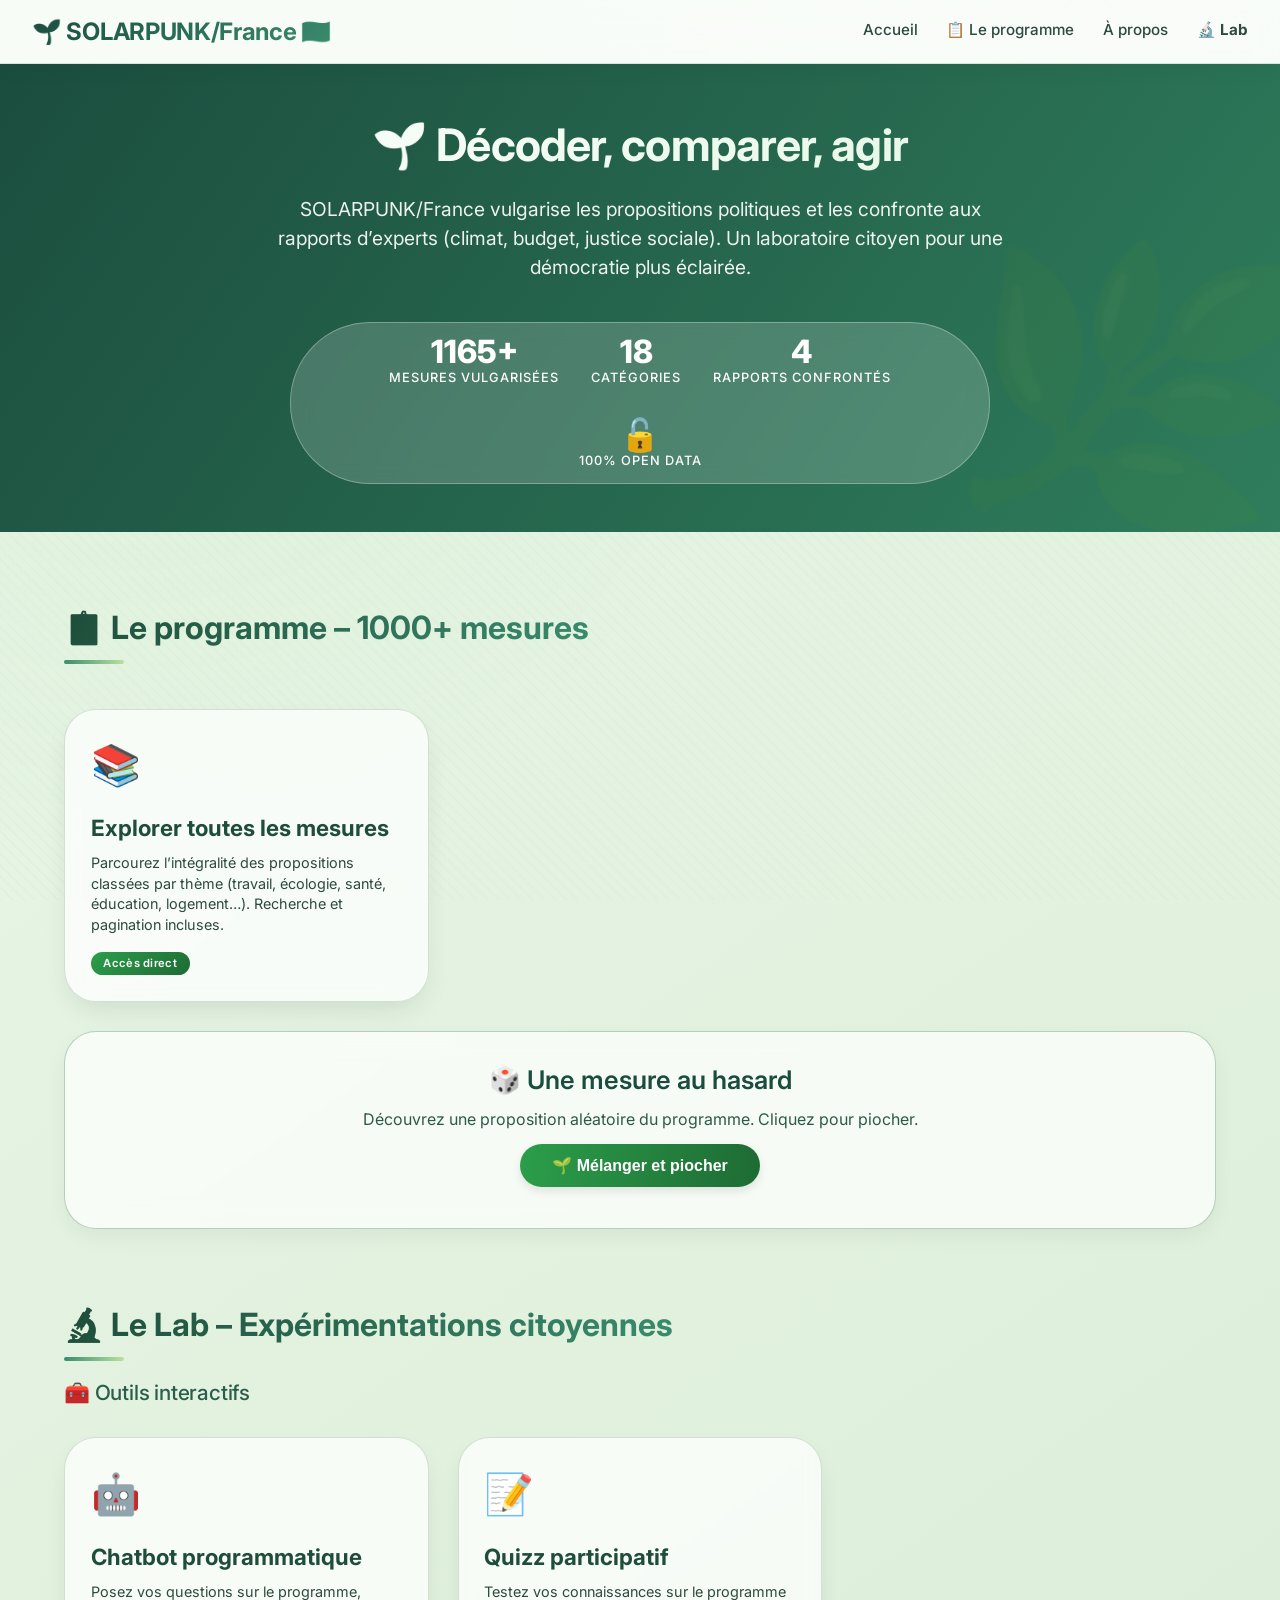
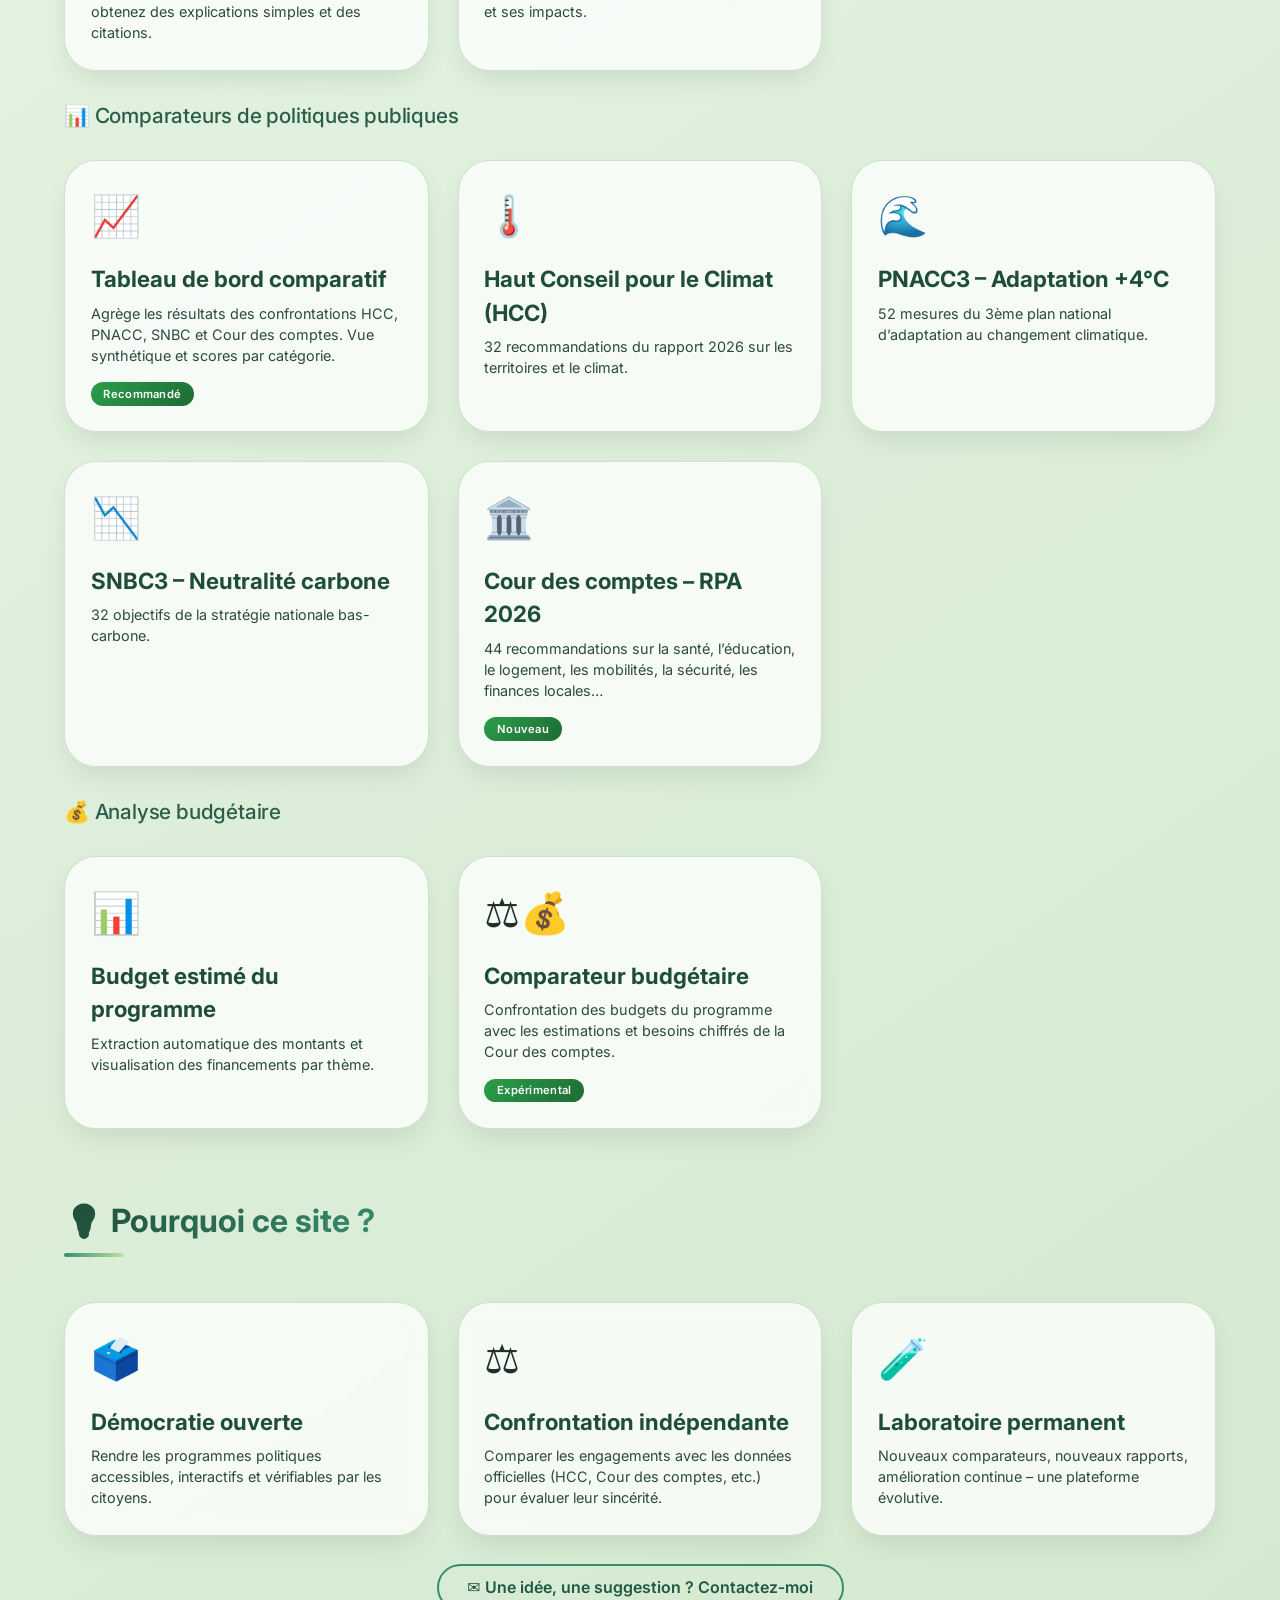
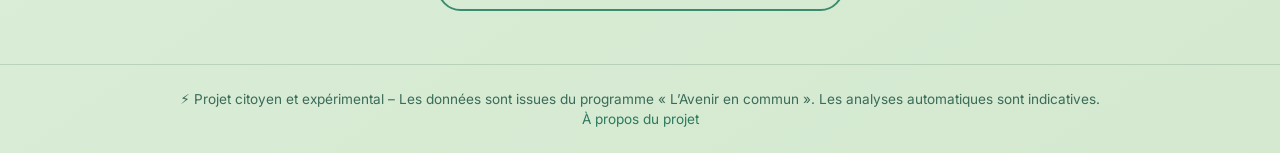
<file: index.html>
<!DOCTYPE html>
<html lang="fr">
<head>
    <meta charset="UTF-8">
    <meta name="viewport" content="width=device-width, initial-scale=1.0">
    <title>SOLARPUNK/France · Vulgarisation & comparateur citoyen</title>
    <link rel="stylesheet" href="css/style.css">
    <link href="https://fonts.googleapis.com/css2?family=Inter:opsz,wght@14..32,300;14..32,400;14..32,600;14..32,700&display=swap" rel="stylesheet">
    <style>
        * {
            margin: 0;
            padding: 0;
            box-sizing: border-box;
        }
        body {
            background: linear-gradient(145deg, #eaf7e8 0%, #d4e9d0 100%);
            font-family: 'Inter', system-ui, -apple-system, sans-serif;
            line-height: 1.5;
            color: #1e2f2c;
        }
        /* Vague décorative en arrière-plan (optionnel) */
        body::before {
            content: "";
            position: fixed;
            top: 0;
            left: 0;
            width: 100%;
            height: 100%;
            background-image: radial-gradient(circle at 10% 20%, rgba(100, 180, 100, 0.08) 0%, transparent 50%),
                              repeating-linear-gradient(45deg, rgba(60, 120, 60, 0.02) 0px, rgba(60, 120, 60, 0.02) 2px, transparent 2px, transparent 8px);
            pointer-events: none;
            z-index: 0;
        }
        .container {
            max-width: 1200px;
            margin: 0 auto;
            padding: 0 1.5rem;
            position: relative;
            z-index: 2;
        }
        /* Hero section */
        .hero {
            background: linear-gradient(125deg, #1b4d3e 0%, #2f7d5c 100%);
            color: white;
            padding: 3rem 1rem;
            text-align: center;
            margin-bottom: 2rem;
            position: relative;
            overflow: hidden;
        }
        .hero::after {
            content: "🌿";
            font-size: 18rem;
            opacity: 0.08;
            position: absolute;
            bottom: -4rem;
            right: -2rem;
            pointer-events: none;
            transform: rotate(15deg);
        }
        .hero h1 {
            font-size: 2.8rem;
            font-weight: 700;
            letter-spacing: -0.02em;
            background: linear-gradient(135deg, #ffffff, #e0f5e0);
            background-clip: text;
            -webkit-background-clip: text;
            color: transparent;
            margin-bottom: 1rem;
        }
        .hero p {
            font-size: 1.2rem;
            max-width: 750px;
            margin: 0 auto;
            opacity: 0.92;
            font-weight: 400;
        }
        .stats-bar {
            background: rgba(255,255,255,0.18);
            backdrop-filter: blur(10px);
            display: flex;
            flex-wrap: wrap;
            justify-content: center;
            gap: 2rem;
            margin-top: 2.5rem;
            padding: 0.8rem 1.5rem;
            border-radius: 80px;
            max-width: 700px;
            margin-left: auto;
            margin-right: auto;
            border: 1px solid rgba(255,255,255,0.3);
        }
        .stat-item {
            text-align: center;
        }
        .stat-number {
            font-size: 2rem;
            font-weight: 800;
            line-height: 1;
        }
        .stat-label {
            font-size: 0.8rem;
            text-transform: uppercase;
            letter-spacing: 1px;
            font-weight: 500;
        }
        /* Section titles modernes */
        .section-title {
            font-size: 2rem;
            font-weight: 700;
            margin: 2.5rem 0 1rem;
            background: linear-gradient(120deg, #1e4d3a, #3a8c6e);
            background-clip: text;
            -webkit-background-clip: text;
            color: transparent;
            display: inline-block;
            border-left: none;
            padding-left: 0;
            position: relative;
        }
        .section-title::after {
            content: "";
            display: block;
            width: 60px;
            height: 4px;
            background: linear-gradient(90deg, #3a8c6e, #b8e1a0);
            margin-top: 8px;
            border-radius: 4px;
        }
        .section-subtitle {
            font-size: 1.3rem;
            font-weight: 500;
            color: #2a5e4a;
            margin: 0 0 1rem 0;
            letter-spacing: -0.2px;
        }
        /* Cartes avec effet glassmorphisme */
        .cards-grid {
            display: grid;
            grid-template-columns: repeat(auto-fill, minmax(300px, 1fr));
            gap: 1.8rem;
            margin: 1.8rem 0;
        }
        .card {
            background: rgba(255, 255, 255, 0.75);
            backdrop-filter: blur(8px);
            border-radius: 32px;
            padding: 1.6rem;
            box-shadow: 0 12px 28px -8px rgba(0, 32, 16, 0.12);
            transition: all 0.25s ease;
            text-decoration: none;
            color: inherit;
            display: block;
            border: 1px solid rgba(120, 160, 120, 0.3);
        }
        .card:hover {
            transform: translateY(-6px);
            background: rgba(255, 255, 255, 0.9);
            box-shadow: 0 24px 40px -12px rgba(30, 70, 50, 0.25);
            border-color: #8fc0a9;
        }
        .card-icon {
            font-size: 2.5rem;
            margin-bottom: 1rem;
        }
        .card-title {
            font-size: 1.4rem;
            font-weight: 700;
            margin-bottom: 0.5rem;
            color: #1e4d3a;
        }
        .card-desc {
            color: #2c4a3e;
            line-height: 1.45;
            font-size: 0.9rem;
        }
        .badge-new {
            background: linear-gradient(135deg, #2b9e4a, #1e6b34);
            color: white;
            font-size: 0.7rem;
            padding: 0.2rem 0.8rem;
            border-radius: 40px;
            display: inline-block;
            margin-top: 1rem;
            font-weight: 600;
            letter-spacing: 0.3px;
        }
        /* Shuffler (mesure au hasard) */
        .shuffler {
            background: rgba(255, 255, 255, 0.7);
            backdrop-filter: blur(12px);
            border-radius: 32px;
            padding: 1.8rem;
            text-align: center;
            margin: 1.5rem 0 2rem;
            border: 1px solid rgba(80, 140, 100, 0.4);
            box-shadow: 0 8px 20px rgba(0,0,0,0.05);
        }
        .shuffler h3 {
            font-size: 1.6rem;
            font-weight: 600;
            color: #1b4d3e;
            margin-bottom: 0.5rem;
        }
        .shuffler p {
            color: #2c5a48;
        }
        .shuffler button {
            background: linear-gradient(95deg, #2b9e4a, #1e6b34);
            color: white;
            border: none;
            padding: 0.75rem 2rem;
            font-size: 1rem;
            border-radius: 60px;
            cursor: pointer;
            transition: transform 0.15s, box-shadow 0.15s;
            font-weight: 600;
            margin: 0.8rem 0;
            box-shadow: 0 4px 10px rgba(0,0,0,0.1);
        }
        .shuffler button:hover {
            transform: scale(1.02);
            background: linear-gradient(95deg, #33b355, #258a42);
            box-shadow: 0 8px 20px rgba(0,0,0,0.15);
        }
        .random-measure {
            margin-top: 1rem;
            padding: 1.2rem;
            background: rgba(255,255,255,0.85);
            border-radius: 28px;
            text-align: left;
            display: none;
            border-left: 5px solid #3a8c6e;
        }
        .random-measure h4 {
            color: #1b4d3e;
            font-size: 1.2rem;
            font-weight: 700;
        }
        .badge-cat {
            background: #e0f0e5;
            padding: 0.2rem 0.8rem;
            border-radius: 30px;
            font-size: 0.75rem;
            display: inline-block;
            margin: 0.5rem 0;
            color: #1a5a44;
        }
        .btn-small {
            background: #1e5a44;
            color: white;
            padding: 0.4rem 1.2rem;
            border-radius: 40px;
            text-decoration: none;
            font-size: 0.8rem;
            display: inline-block;
            transition: background 0.2s;
        }
        .btn-small:hover {
            background: #0f3e2e;
        }
        .btn-outline {
            background: transparent;
            border: 2px solid #3a8c6e;
            color: #1e5a44;
            font-weight: 600;
        }
        .btn-outline:hover {
            background: #3a8c6e;
            color: white;
        }
        footer {
            text-align: center;
            margin-top: 4rem;
            padding: 1.5rem;
            color: #3a6b58;
            border-top: 1px solid rgba(60, 110, 80, 0.2);
            font-size: 0.85rem;
        }
        footer a {
            color: #2c7a5e;
            text-decoration: none;
        }
        @media (max-width: 768px) {
            .hero h1 { font-size: 1.8rem; }
            .section-title { font-size: 1.6rem; }
            .stats-bar { gap: 1rem; padding: 0.5rem 1rem; }
            .stat-number { font-size: 1.4rem; }
            .cards-grid { grid-template-columns: 1fr; }
        }
    </style>
</head>
<body>
    <script src="js/nav.js"></script>

    <div class="hero">
        <div class="container">
            <h1>🌱 Décoder, comparer, agir</h1>
            <p>SOLARPUNK/France vulgarise les propositions politiques et les confronte aux rapports d’experts (climat, budget, justice sociale). Un laboratoire citoyen pour une démocratie plus éclairée.</p>
            <div class="stats-bar">
                <div class="stat-item"><div class="stat-number" id="statMeasures">1000+</div><div class="stat-label">mesures vulgarisées</div></div>
                <div class="stat-item"><div class="stat-number">18</div><div class="stat-label">catégories</div></div>
                <div class="stat-item"><div class="stat-number" id="statReports">4</div><div class="stat-label">rapports confrontés</div></div>
                <div class="stat-item"><div class="stat-number">🔓</div><div class="stat-label">100% open data</div></div>
            </div>
        </div>
    </div>

    <div class="container">
        <!-- SECTION PROGRAMME -->
        <div class="section-title">📋 Le programme – 1000+ mesures</div>
        <div class="cards-grid">
            <a href="programme.html" class="card">
                <div class="card-icon">📚</div>
                <div class="card-title">Explorer toutes les mesures</div>
                <div class="card-desc">Parcourez l’intégralité des propositions classées par thème (travail, écologie, santé, éducation, logement…). Recherche et pagination incluses.</div>
                <span class="badge-new">Accès direct</span>
            </a>
        </div>

        <!-- Mini-jeu : mesure au hasard -->
        <div class="shuffler">
            <h3>🎲 Une mesure au hasard</h3>
            <p>Découvrez une proposition aléatoire du programme. Cliquez pour piocher.</p>
            <button id="randomBtn">🌱 Mélanger et piocher</button>
            <div id="randomResult" class="random-measure"></div>
        </div>

        <!-- SECTION LAB – Outils interactifs -->
        <div class="section-title">🔬 Le Lab – Expérimentations citoyennes</div>
        <div class="section-subtitle">🧰 Outils interactifs</div>
        <div class="cards-grid">
            <a href="chatbot.html" class="card">
                <div class="card-icon">🤖</div>
                <div class="card-title">Chatbot programmatique</div>
                <div class="card-desc">Posez vos questions sur le programme, obtenez des explications simples et des citations.</div>
            </a>
            <a href="quizz.html" class="card">
                <div class="card-icon">📝</div>
                <div class="card-title">Quizz participatif</div>
                <div class="card-desc">Testez vos connaissances sur le programme et ses impacts.</div>
            </a>
        </div>

        <div class="section-subtitle">📊 Comparateurs de politiques publiques</div>
        <div class="cards-grid">
            <a href="dashboard.html" class="card">
                <div class="card-icon">📈</div>
                <div class="card-title">Tableau de bord comparatif</div>
                <div class="card-desc">Agrège les résultats des confrontations HCC, PNACC, SNBC et Cour des comptes. Vue synthétique et scores par catégorie.</div>
                <span class="badge-new">Recommandé</span>
            </a>
            <a href="lab-hcc.html" class="card">
                <div class="card-icon">🌡️</div>
                <div class="card-title">Haut Conseil pour le Climat (HCC)</div>
                <div class="card-desc">32 recommandations du rapport 2026 sur les territoires et le climat.</div>
            </a>
            <a href="lab-pnacc.html" class="card">
                <div class="card-icon">🌊</div>
                <div class="card-title">PNACC3 – Adaptation +4°C</div>
                <div class="card-desc">52 mesures du 3ème plan national d’adaptation au changement climatique.</div>
            </a>
            <a href="lab-snbc.html" class="card">
                <div class="card-icon">📉</div>
                <div class="card-title">SNBC3 – Neutralité carbone</div>
                <div class="card-desc">32 objectifs de la stratégie nationale bas-carbone.</div>
            </a>
            <a href="lab-cdc.html" class="card">
                <div class="card-icon">🏛️</div>
                <div class="card-title">Cour des comptes – RPA 2026</div>
                <div class="card-desc">44 recommandations sur la santé, l’éducation, le logement, les mobilités, la sécurité, les finances locales…</div>
                <span class="badge-new">Nouveau</span>
            </a>
        </div>

        <div class="section-subtitle">💰 Analyse budgétaire</div>
        <div class="cards-grid">
            <a href="budget.html" class="card">
                <div class="card-icon">📊</div>
                <div class="card-title">Budget estimé du programme</div>
                <div class="card-desc">Extraction automatique des montants et visualisation des financements par thème.</div>
            </a>
            <a href="lab-budget-cdc.html" class="card">
                <div class="card-icon">⚖️💰</div>
                <div class="card-title">Comparateur budgétaire</div>
                <div class="card-desc">Confrontation des budgets du programme avec les estimations et besoins chiffrés de la Cour des comptes.</div>
                <span class="badge-new">Expérimental</span>
            </a>
        </div>

        <!-- SECTION POURQUOI CE SITE ? -->
        <div class="section-title">💡 Pourquoi ce site ?</div>
        <div class="cards-grid">
            <div class="card" style="cursor: default;">
                <div class="card-icon">🗳️</div>
                <div class="card-title">Démocratie ouverte</div>
                <div class="card-desc">Rendre les programmes politiques accessibles, interactifs et vérifiables par les citoyens.</div>
            </div>
            <div class="card" style="cursor: default;">
                <div class="card-icon">⚖️</div>
                <div class="card-title">Confrontation indépendante</div>
                <div class="card-desc">Comparer les engagements avec les données officielles (HCC, Cour des comptes, etc.) pour évaluer leur sincérité.</div>
            </div>
            <div class="card" style="cursor: default;">
                <div class="card-icon">🧪</div>
                <div class="card-title">Laboratoire permanent</div>
                <div class="card-desc">Nouveaux comparateurs, nouveaux rapports, amélioration continue – une plateforme évolutive.</div>
            </div>
        </div>

        <!-- Contact -->
        <div style="text-align: center; margin: 2.5rem 0 1rem;">
            <a href="mailto:me@pauliglesia.com" class="btn-outline" style="padding: 0.7rem 1.8rem; border-radius: 60px; text-decoration: none;">✉️ Une idée, une suggestion ? Contactez‑moi</a>
        </div>
    </div>

    <footer>
        ⚡ Projet citoyen et expérimental – Les données sont issues du programme « L’Avenir en commun ». Les analyses automatiques sont indicatives.<br>
        <a href="a-propos.html">À propos du projet</a>
    </footer>

    <script src="js/data.js"></script>
    <script>
        if (typeof mesures !== 'undefined' && mesures.length) {
            document.getElementById('statMeasures').innerHTML = mesures.length + '+';
        }
        document.getElementById('statReports').innerHTML = '4';

        const randomBtn = document.getElementById('randomBtn');
        const randomResultDiv = document.getElementById('randomResult');
        
        function getRandomMeasure() {
            if (!mesures || mesures.length === 0) return null;
            const randomIndex = Math.floor(Math.random() * mesures.length);
            return mesures[randomIndex];
        }
        
        const categorieLabels = {
            "travail": "👔 Travail", "ecologie": "🌿 Écologie", "sante": "🏥 Santé",
            "education": "📚 Éducation", "logement": "🏠 Logement", "democratie": "🗳️ Démocratie",
            "economie": "💰 Économie", "international": "🌍 International", "outremer": "🏝️ Outre‑mer",
            "migrations": "🚶 Migrations", "egalite": "🤝 Égalité", "transports": "🚆 Transports",
            "numerique": "💻 Numérique", "defense": "🛡️ Défense", "europe": "🇪🇺 Europe",
            "culture": "🎭 Culture", "sport": "⚽ Sport", "handicap": "♿ Handicap",
            "banques": "🏦 Banques", "energie": "⚡ Énergie", "espace": "🚀 Espace",
            "mer": "🌊 Mer", "foret": "🌲 Forêt", "condition_animale": "🐾 Condition animale",
            "quartiers_populaires": "🏙️ Quartiers populaires", "enfance": "🧸 Enfance",
            "medias": "📺 Médias", "antiracisme": "✊ Antiracisme", "ess": "🤝 ESS",
            "jeunesse": "🧑‍🎓 Jeunesse"
        };
        
        function displayRandomMeasure() {
            const measure = getRandomMeasure();
            if (!measure) {
                randomResultDiv.innerHTML = '<p>❌ Base de données non disponible.</p>';
                randomResultDiv.style.display = 'block';
                return;
            }
            const catName = categorieLabels[measure.categorie] || measure.categorie;
            const detailUrl = `mesure.html?id=${measure.id}`;
            randomResultDiv.innerHTML = `
                <h4>${measure.titre}</h4>
                <p>${measure.resume || 'Aucun résumé disponible.'}</p>
                <div><span class="badge-cat">${catName}</span></div>
                <div style="margin-top: 0.75rem;"><a href="${detailUrl}" class="btn-small">🔍 Lire la mesure complète</a></div>
            `;
            randomResultDiv.style.display = 'block';
        }
        
        randomBtn.addEventListener('click', displayRandomMeasure);
    </script>
</body>
</html>
</file>
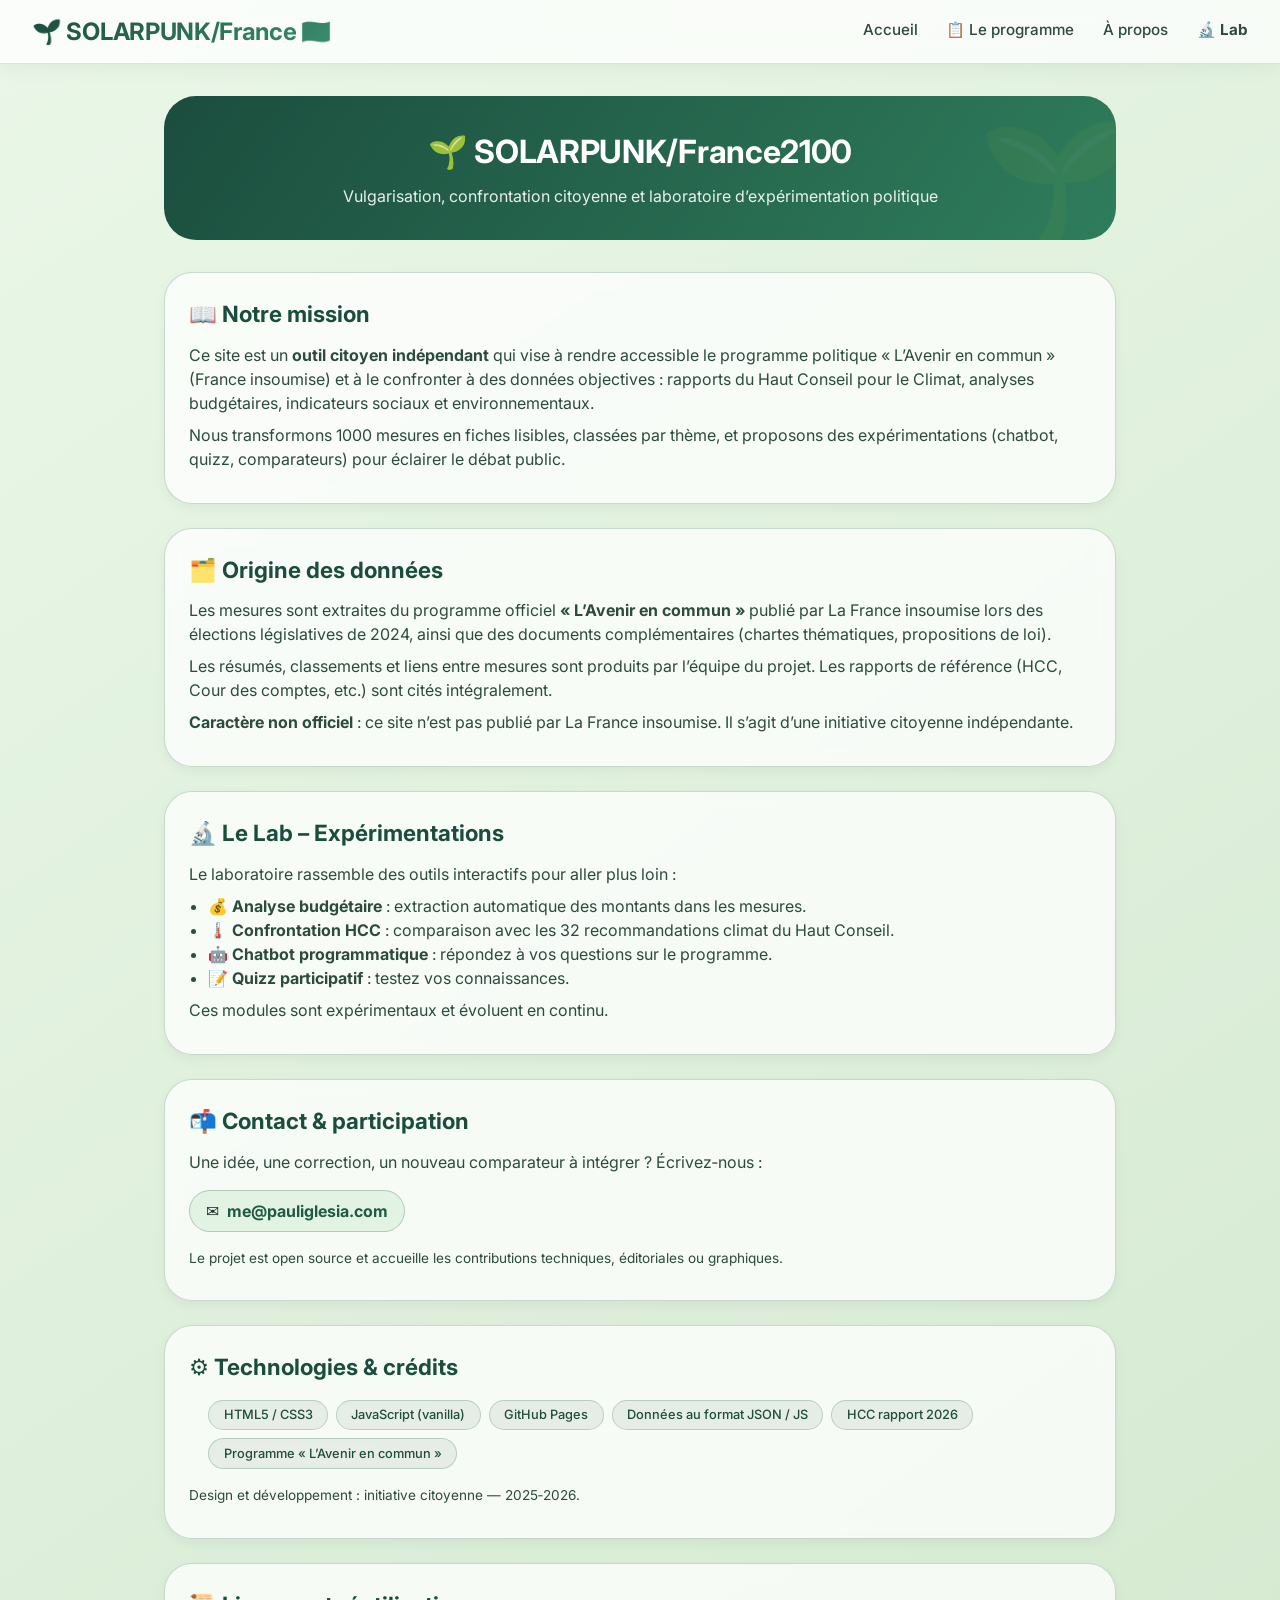
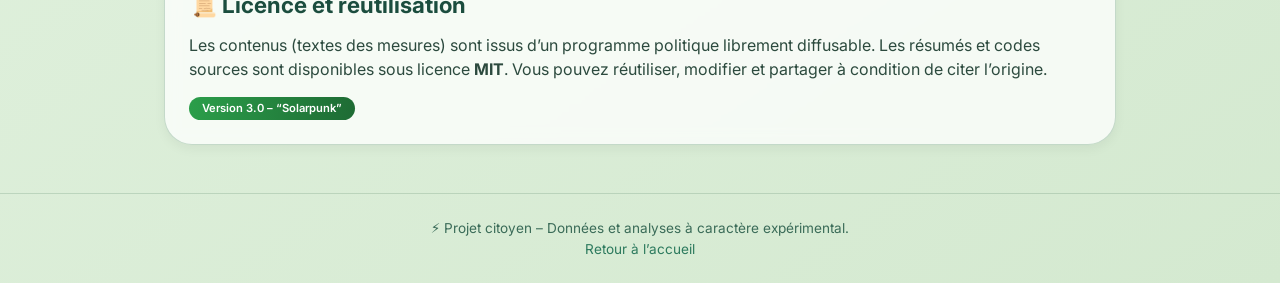
<file: a-propos.html>
<!DOCTYPE html>
<html lang="fr">
<head>
    <meta charset="UTF-8">
    <meta name="viewport" content="width=device-width, initial-scale=1.0">
    <title>À propos · SOLARPUNK/France2100</title>
    <link rel="stylesheet" href="css/style.css">
    <link href="https://fonts.googleapis.com/css2?family=Inter:opsz,wght@14..32,300;14..32,400;14..32,600;14..32,700&display=swap" rel="stylesheet">
    <style>
        * {
            margin: 0;
            padding: 0;
            box-sizing: border-box;
        }
        body {
            background: linear-gradient(145deg, #eaf7e8 0%, #d4e9d0 100%);
            font-family: 'Inter', system-ui, -apple-system, sans-serif;
            line-height: 1.5;
            color: #1e2f2c;
        }
        .about-container {
            max-width: 1000px;
            margin: 2rem auto;
            padding: 0 1.5rem;
            position: relative;
            z-index: 2;
        }
        /* Hero section */
        .hero-about {
            background: linear-gradient(125deg, #1b4d3e 0%, #2f7d5c 100%);
            color: white;
            padding: 2rem 2rem;
            border-radius: 32px;
            margin-bottom: 2rem;
            text-align: center;
            position: relative;
            overflow: hidden;
        }
        .hero-about::after {
            content: "🌱";
            font-size: 8rem;
            opacity: 0.08;
            position: absolute;
            bottom: -2rem;
            right: -1rem;
            pointer-events: none;
            transform: rotate(10deg);
        }
        .hero-about h1 {
            font-size: 2rem;
            font-weight: 700;
            margin: 0 0 0.5rem;
            letter-spacing: -0.01em;
        }
        .hero-about p {
            margin: 0;
            opacity: 0.9;
            font-size: 1rem;
        }
        .section-title {
            font-size: 1.8rem;
            font-weight: 700;
            margin: 2rem 0 1rem;
            background: linear-gradient(120deg, #1e4d3a, #3a8c6e);
            background-clip: text;
            -webkit-background-clip: text;
            color: transparent;
            display: inline-block;
            position: relative;
        }
        .section-title::after {
            content: "";
            display: block;
            width: 60px;
            height: 4px;
            background: linear-gradient(90deg, #3a8c6e, #b8e1a0);
            margin-top: 8px;
            border-radius: 4px;
        }
        .card-about {
            background: rgba(255, 255, 255, 0.75);
            backdrop-filter: blur(8px);
            border-radius: 28px;
            padding: 1.5rem;
            margin-bottom: 1.5rem;
            border: 1px solid rgba(80, 140, 100, 0.3);
            transition: all 0.2s;
            box-shadow: 0 4px 12px rgba(0, 0, 0, 0.05);
        }
        .card-about:hover {
            background: rgba(255, 255, 255, 0.9);
            border-color: #8fc0a9;
            transform: translateY(-2px);
        }
        .card-about h3 {
            margin-top: 0;
            margin-bottom: 0.75rem;
            color: #1b4d3e;
            display: flex;
            align-items: center;
            gap: 0.5rem;
            font-size: 1.4rem;
            font-weight: 700;
        }
        .card-about p, .card-about ul {
            color: #2c4a3e;
            margin-bottom: 0.5rem;
        }
        .card-about ul {
            padding-left: 1.2rem;
        }
        .contact-email {
            background: rgba(220, 240, 220, 0.8);
            backdrop-filter: blur(4px);
            border-radius: 60px;
            padding: 0.5rem 1rem;
            display: inline-flex;
            align-items: center;
            gap: 0.5rem;
            font-size: 1rem;
            margin-top: 0.5rem;
            border: 1px solid rgba(60, 110, 80, 0.3);
        }
        .contact-email a {
            color: #1e5a44;
            text-decoration: none;
            font-weight: 700;
            transition: color 0.2s;
        }
        .contact-email a:hover {
            color: #2c7a5e;
            text-decoration: underline;
        }
        .tech-list {
            list-style: none;
            padding: 0;
            margin: 1rem 0 0;
            display: flex;
            flex-wrap: wrap;
            gap: 0.5rem;
        }
        .tech-list li {
            background: rgba(100, 140, 110, 0.15);
            backdrop-filter: blur(2px);
            padding: 0.3rem 0.9rem;
            border-radius: 40px;
            font-size: 0.8rem;
            font-weight: 500;
            color: #1e4d3a;
            border: 1px solid rgba(80, 140, 100, 0.3);
        }
        .badge-version {
            background: linear-gradient(95deg, #2b9e4a, #1e6b34);
            color: white;
            padding: 0.2rem 0.8rem;
            border-radius: 40px;
            font-size: 0.7rem;
            font-weight: 600;
            display: inline-block;
            margin-top: 0.5rem;
        }
        footer {
            text-align: center;
            margin-top: 3rem;
            padding: 1.5rem;
            color: #3a6b58;
            border-top: 1px solid rgba(60, 110, 80, 0.2);
            font-size: 0.85rem;
        }
        footer a {
            color: #2c7a5e;
            text-decoration: none;
        }
        @media (max-width: 768px) {
            .hero-about h1 { font-size: 1.5rem; }
            .section-title { font-size: 1.5rem; }
            .card-about { padding: 1.2rem; }
        }
    </style>
</head>
<body>
    <script src="js/nav.js"></script>

    <div class="about-container">
        <div class="hero-about">
            <h1>🌱 SOLARPUNK/France2100</h1>
            <p>Vulgarisation, confrontation citoyenne et laboratoire d’expérimentation politique</p>
        </div>

        <div class="card-about">
            <h3>📖 Notre mission</h3>
            <p>Ce site est un <strong>outil citoyen indépendant</strong> qui vise à rendre accessible le programme politique « L’Avenir en commun » (France insoumise) et à le confronter à des données objectives : rapports du Haut Conseil pour le Climat, analyses budgétaires, indicateurs sociaux et environnementaux.</p>
            <p>Nous transformons 1000 mesures en fiches lisibles, classées par thème, et proposons des expérimentations (chatbot, quizz, comparateurs) pour éclairer le débat public.</p>
        </div>

        <div class="card-about">
            <h3>🗂️ Origine des données</h3>
            <p>Les mesures sont extraites du programme officiel <strong>« L’Avenir en commun »</strong> publié par La France insoumise lors des élections législatives de 2024, ainsi que des documents complémentaires (chartes thématiques, propositions de loi).</p>
            <p>Les résumés, classements et liens entre mesures sont produits par l’équipe du projet. Les rapports de référence (HCC, Cour des comptes, etc.) sont cités intégralement.</p>
            <p><strong>Caractère non officiel</strong> : ce site n’est pas publié par La France insoumise. Il s’agit d’une initiative citoyenne indépendante.</p>
        </div>

        <div class="card-about">
            <h3>🔬 Le Lab – Expérimentations</h3>
            <p>Le laboratoire rassemble des outils interactifs pour aller plus loin :</p>
            <ul style="margin-top: 0.5rem; padding-left: 1.2rem;">
                <li>💰 <strong>Analyse budgétaire</strong> : extraction automatique des montants dans les mesures.</li>
                <li>🌡️ <strong>Confrontation HCC</strong> : comparaison avec les 32 recommandations climat du Haut Conseil.</li>
                <li>🤖 <strong>Chatbot programmatique</strong> : répondez à vos questions sur le programme.</li>
                <li>📝 <strong>Quizz participatif</strong> : testez vos connaissances.</li>
            </ul>
            <p>Ces modules sont expérimentaux et évoluent en continu.</p>
        </div>

        <div class="card-about">
            <h3>📬 Contact & participation</h3>
            <p>Une idée, une correction, un nouveau comparateur à intégrer ? Écrivez‑nous :</p>
            <div class="contact-email">
                ✉️ <a href="mailto:me@pauliglesia.com">me@pauliglesia.com</a>
            </div>
            <p style="margin-top: 1rem; font-size: 0.85rem;">Le projet est open source et accueille les contributions techniques, éditoriales ou graphiques.</p>
        </div>

        <div class="card-about">
            <h3>⚙️ Technologies & crédits</h3>
            <ul class="tech-list">
                <li>HTML5 / CSS3</li>
                <li>JavaScript (vanilla)</li>
                <li>GitHub Pages</li>
                <li>Données au format JSON / JS</li>
                <li>HCC rapport 2026</li>
                <li>Programme « L’Avenir en commun »</li>
            </ul>
            <p style="margin-top: 1rem; font-size: 0.85rem;">Design et développement : initiative citoyenne — 2025‑2026.</p>
        </div>

        <div class="card-about">
            <h3>📜 Licence et réutilisation</h3>
            <p>Les contenus (textes des mesures) sont issus d’un programme politique librement diffusable. Les résumés et codes sources sont disponibles sous licence <strong>MIT</strong>. Vous pouvez réutiliser, modifier et partager à condition de citer l’origine.</p>
            <div class="badge-version">Version 3.0 – “Solarpunk”</div>
        </div>
    </div>

    <footer>
        ⚡ Projet citoyen – Données et analyses à caractère expérimental.<br>
        <a href="index.html">Retour à l’accueil</a>
    </footer>
</body>
</html>
</file>
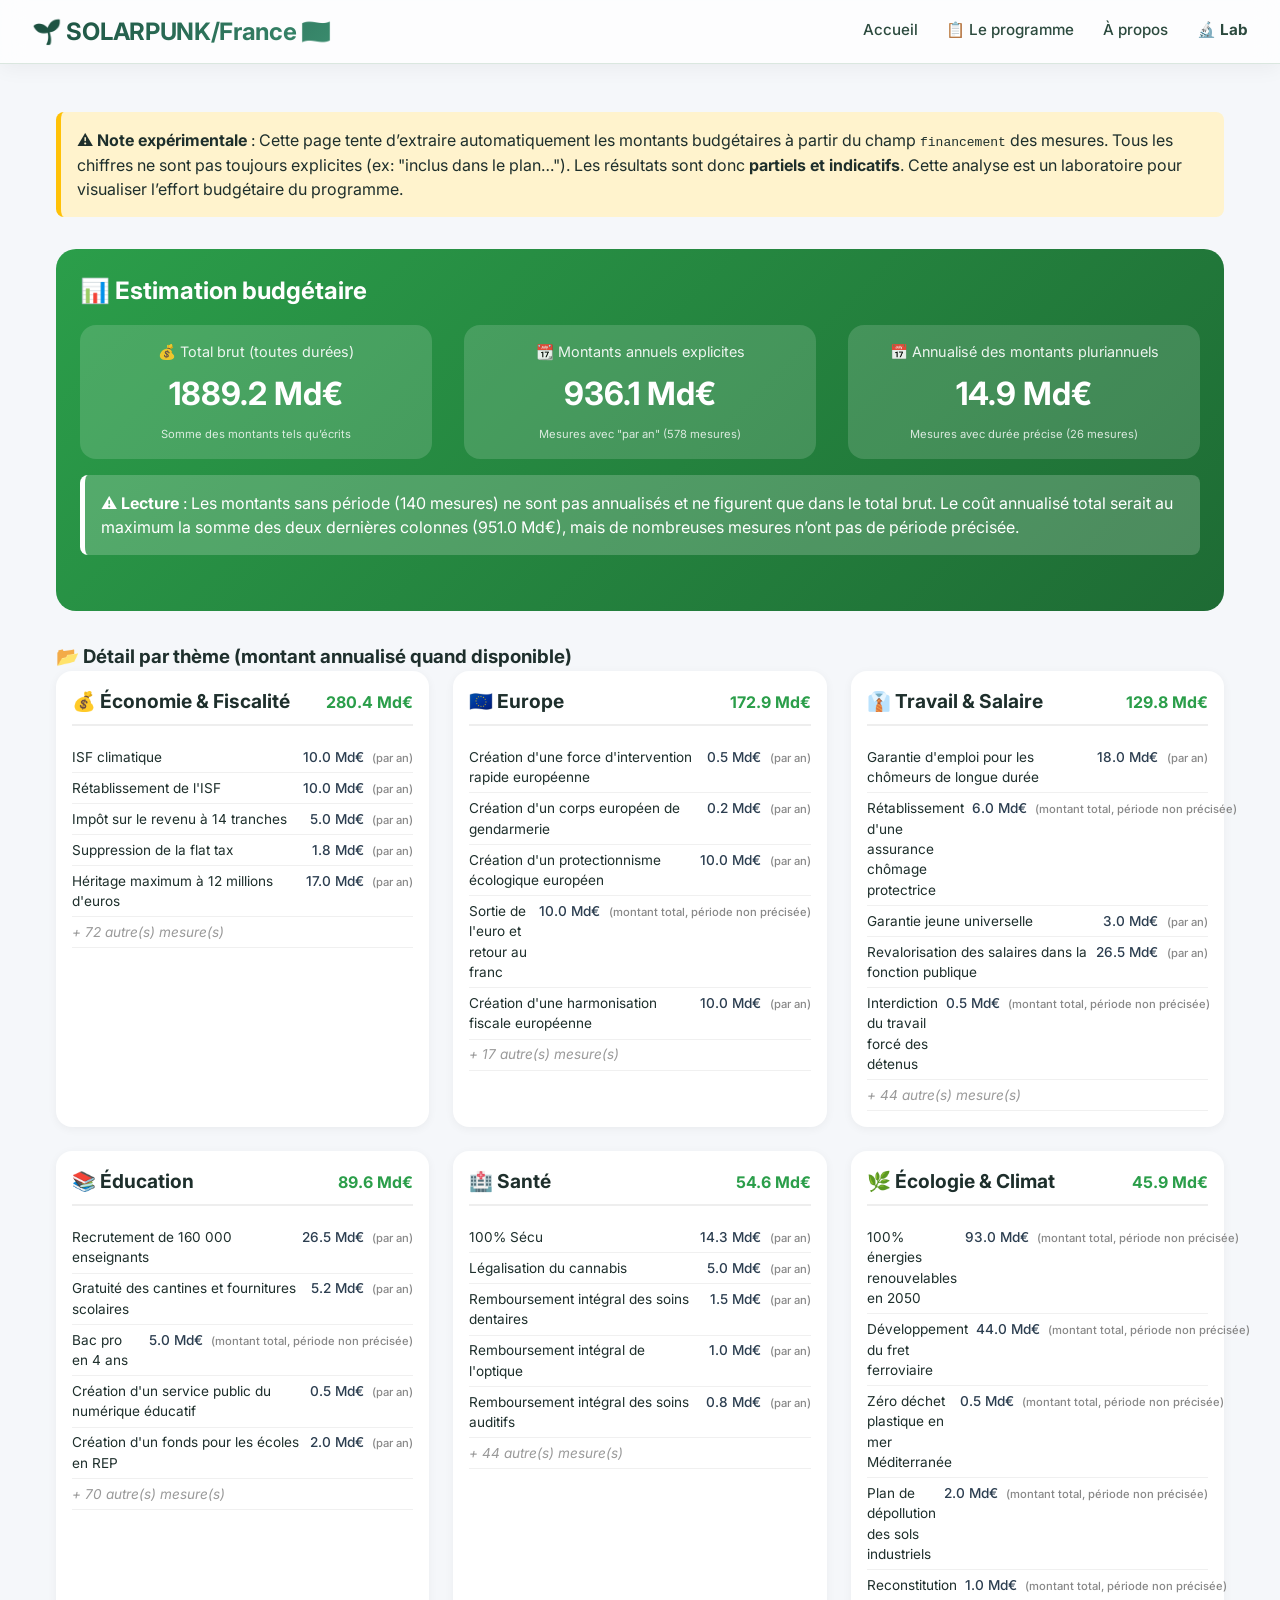
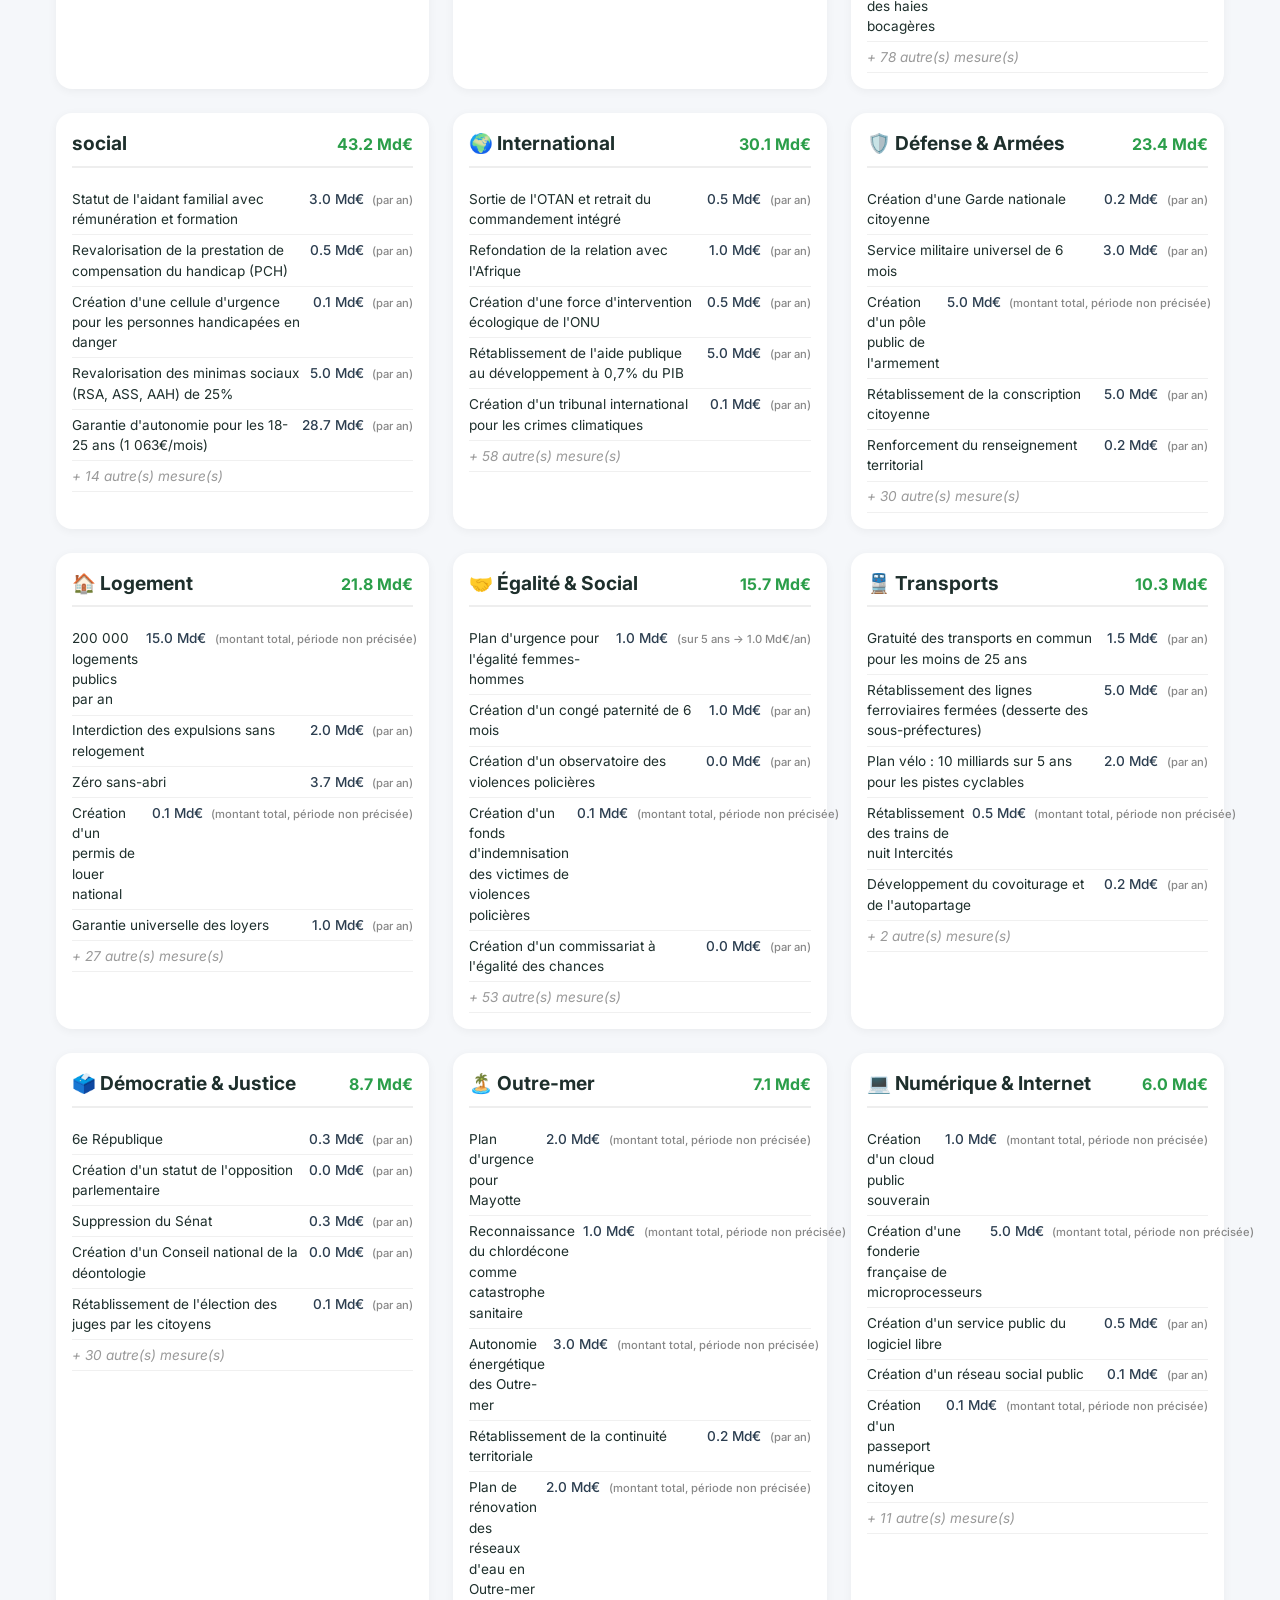
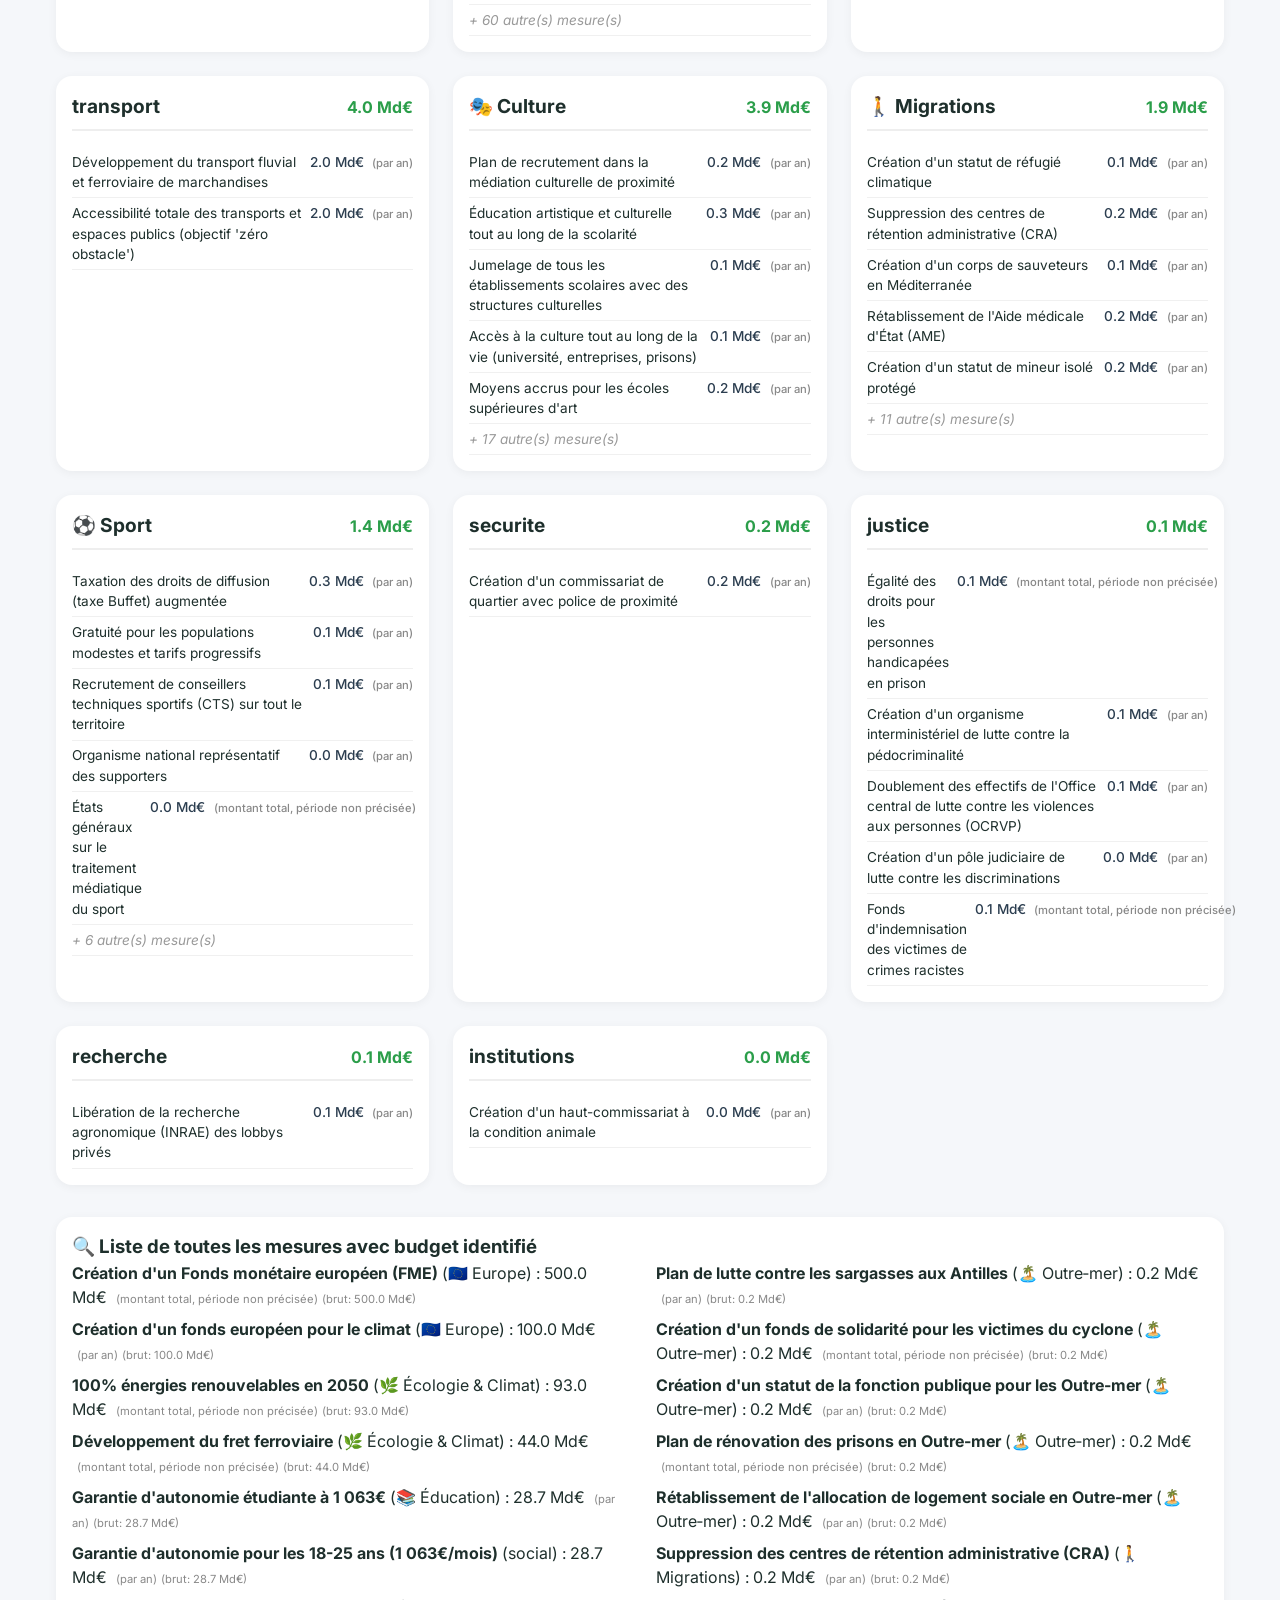
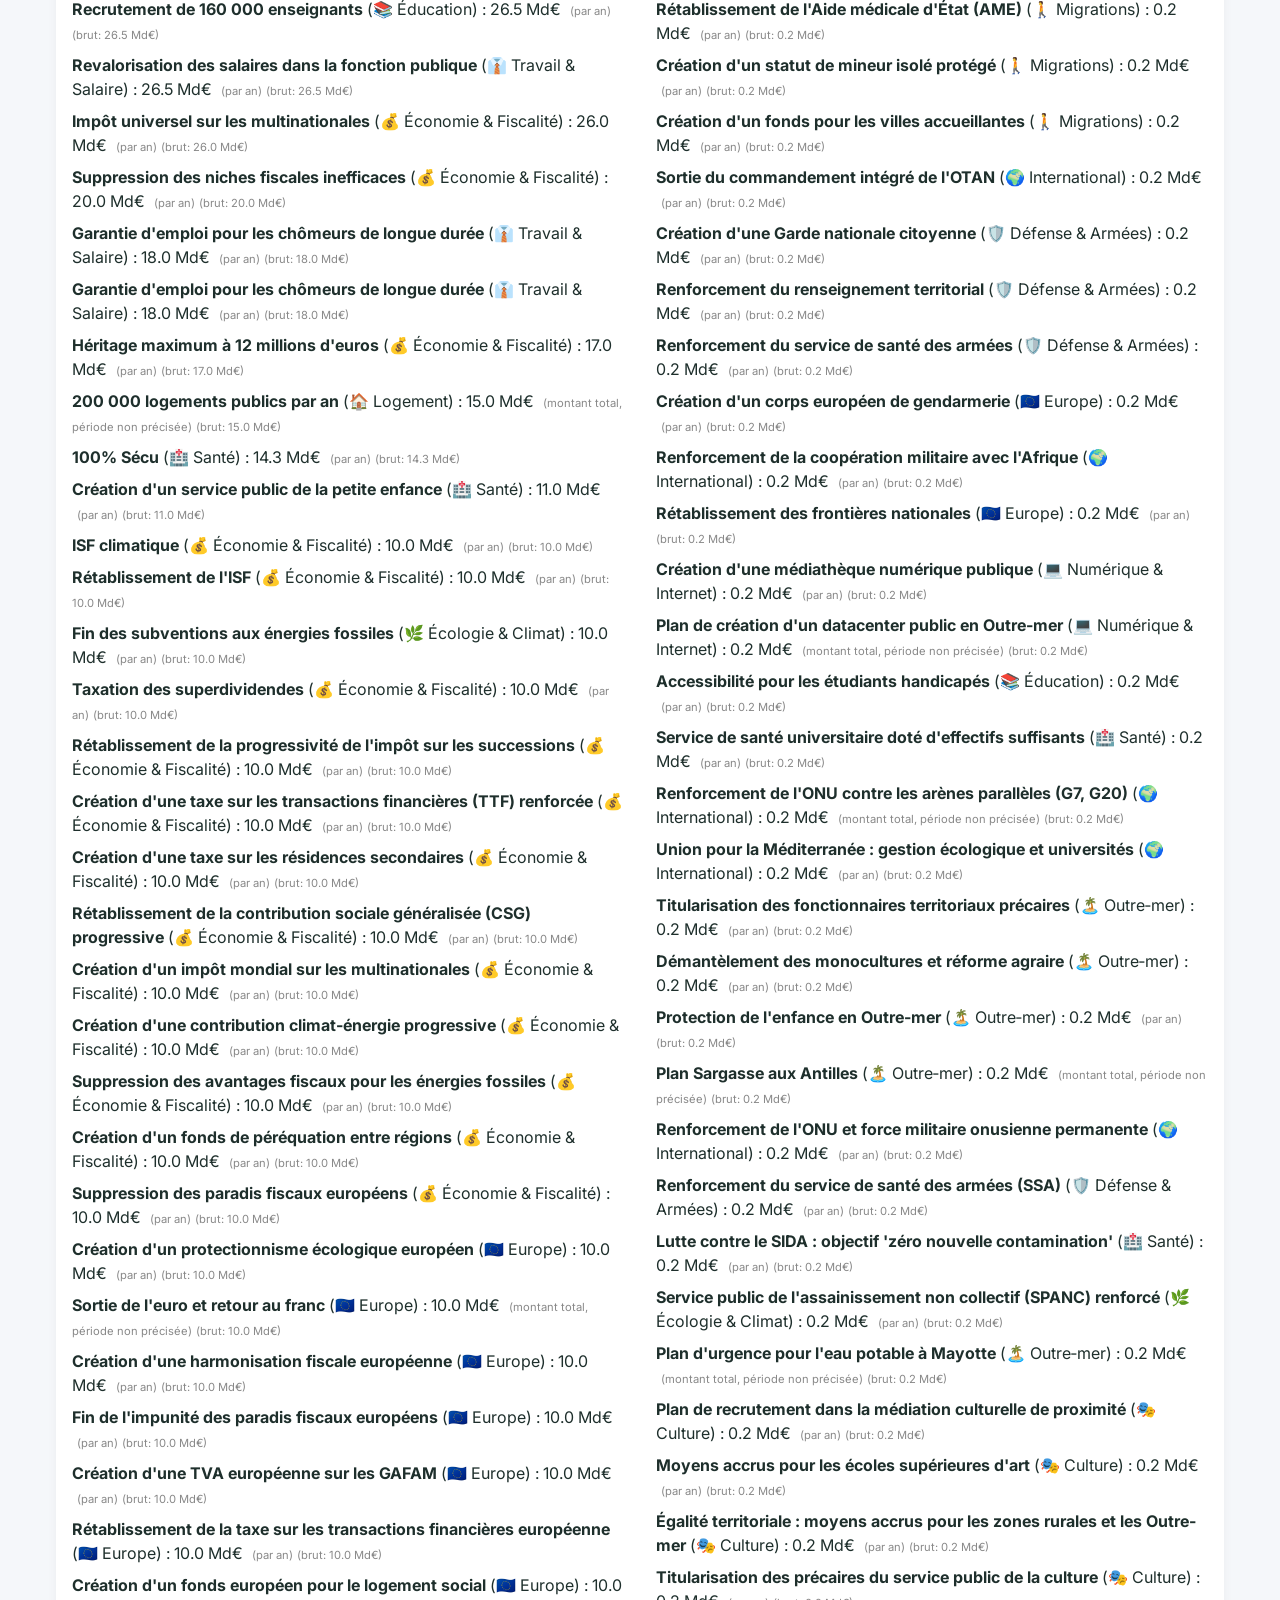
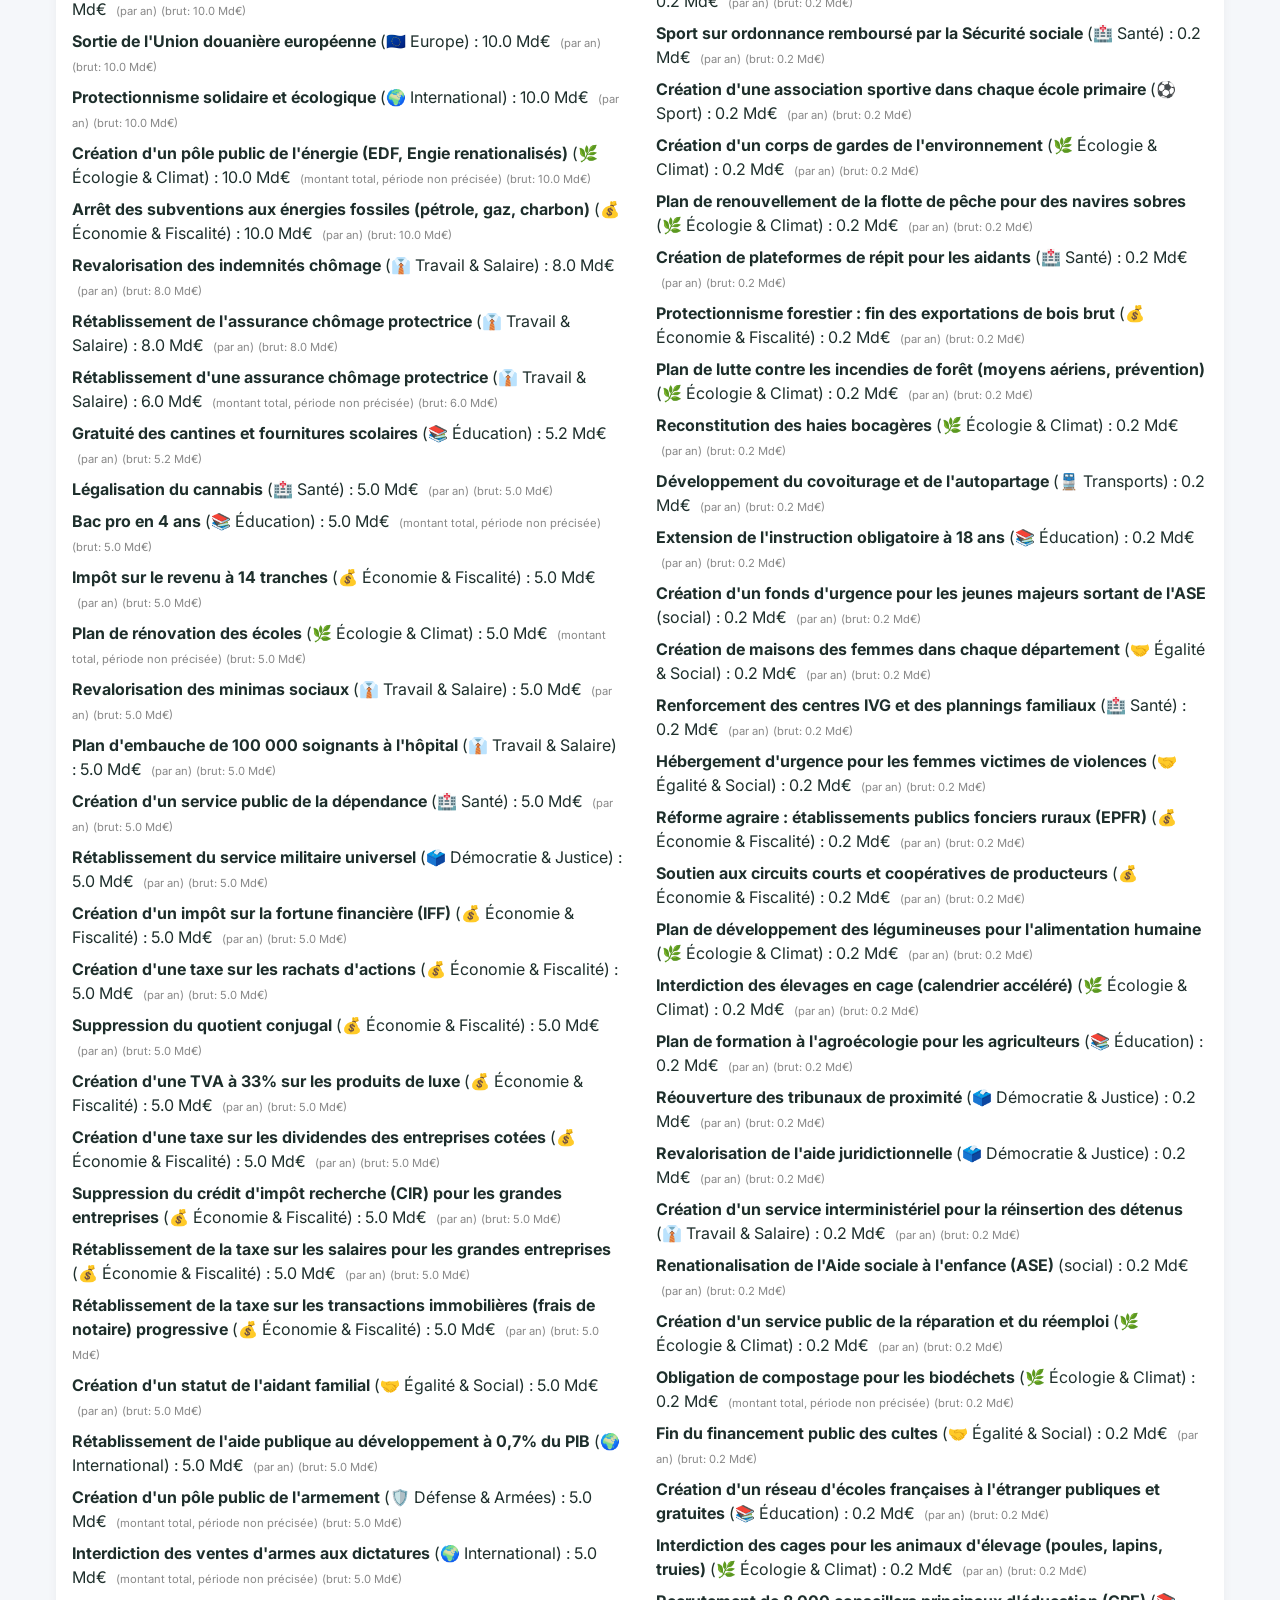
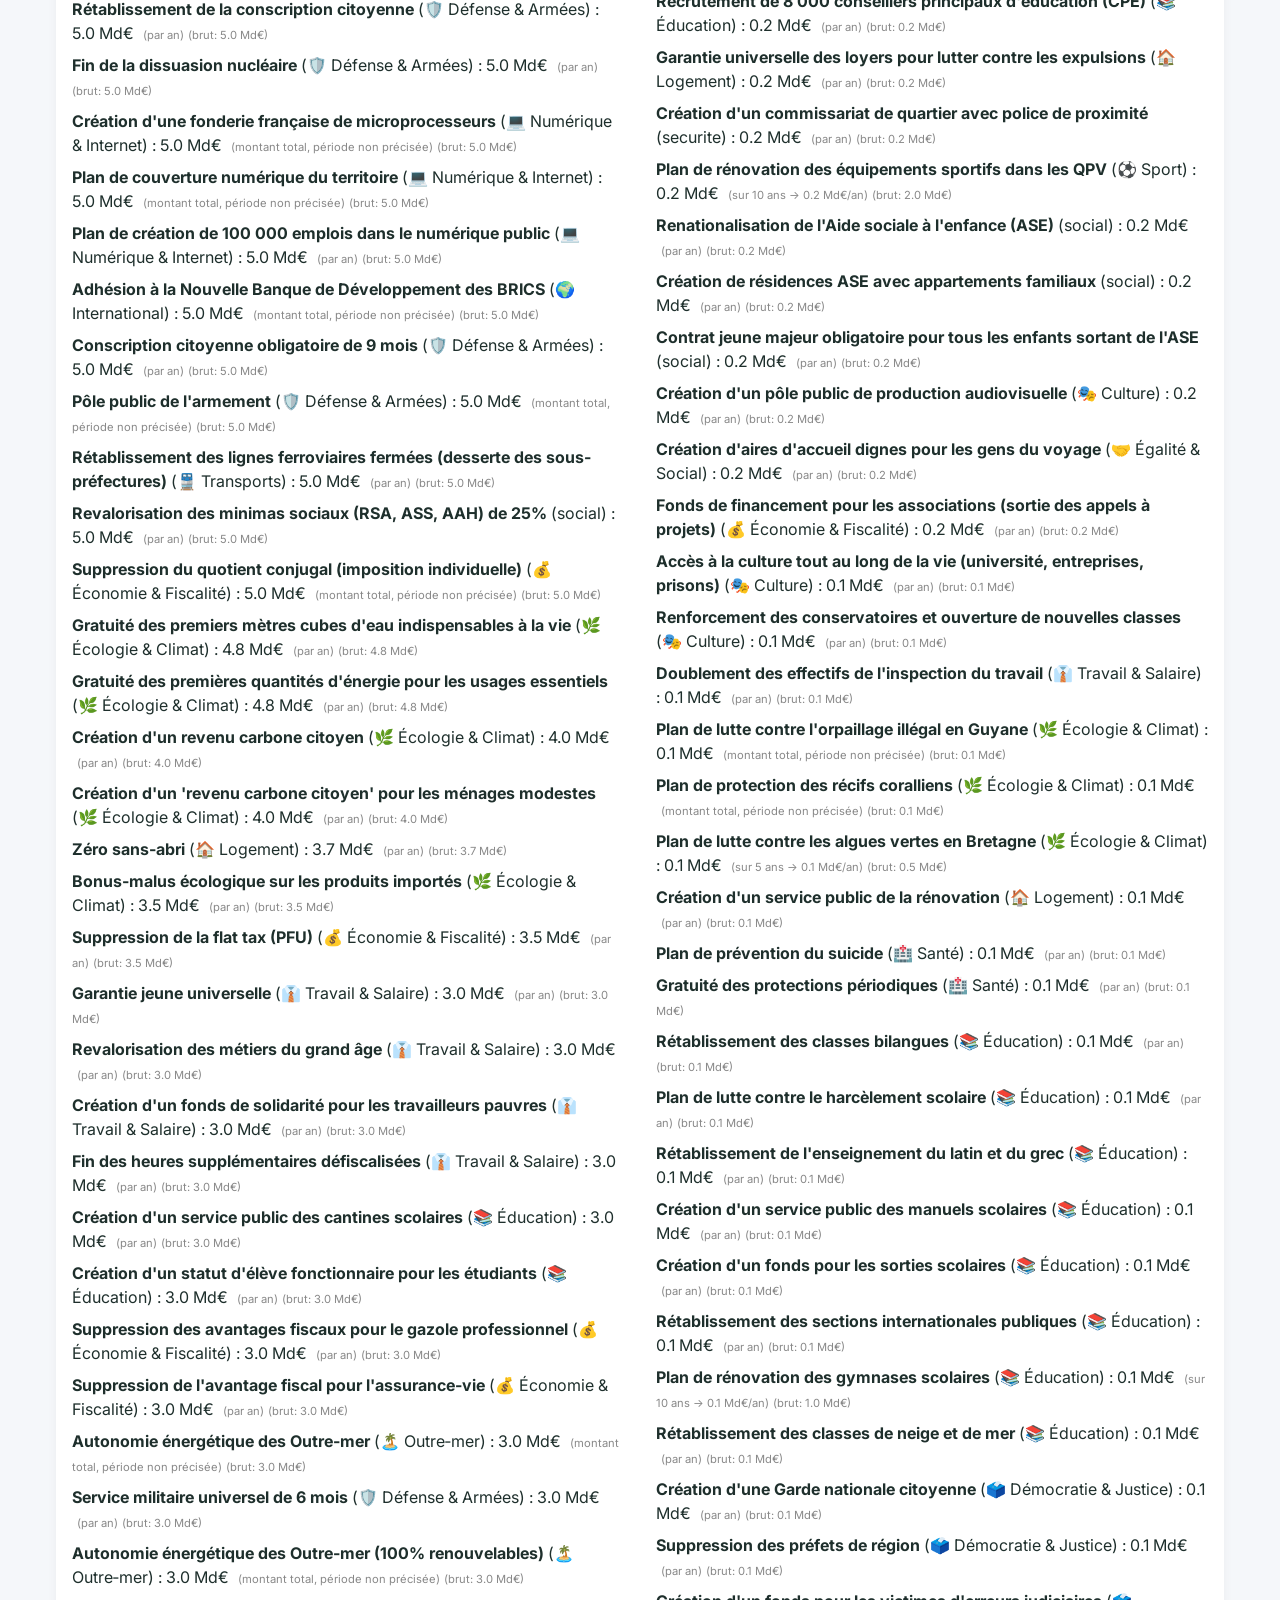
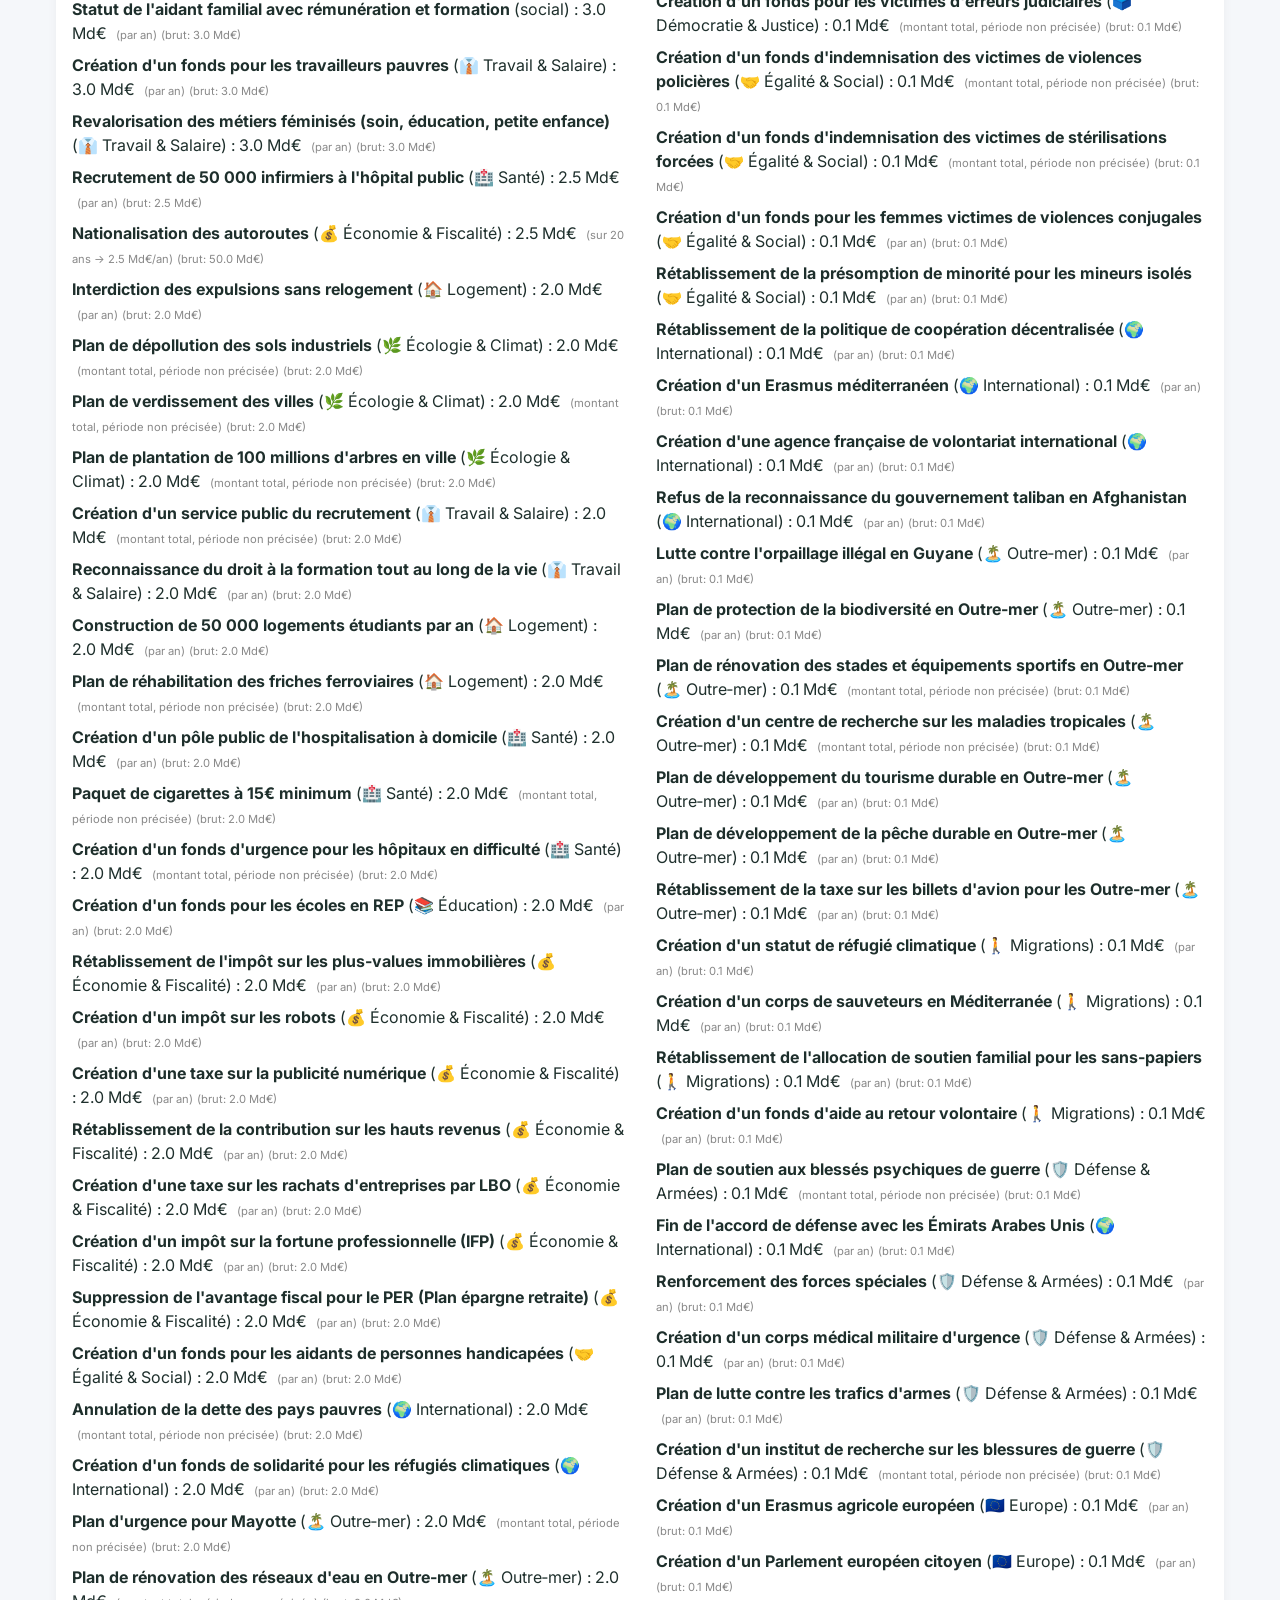
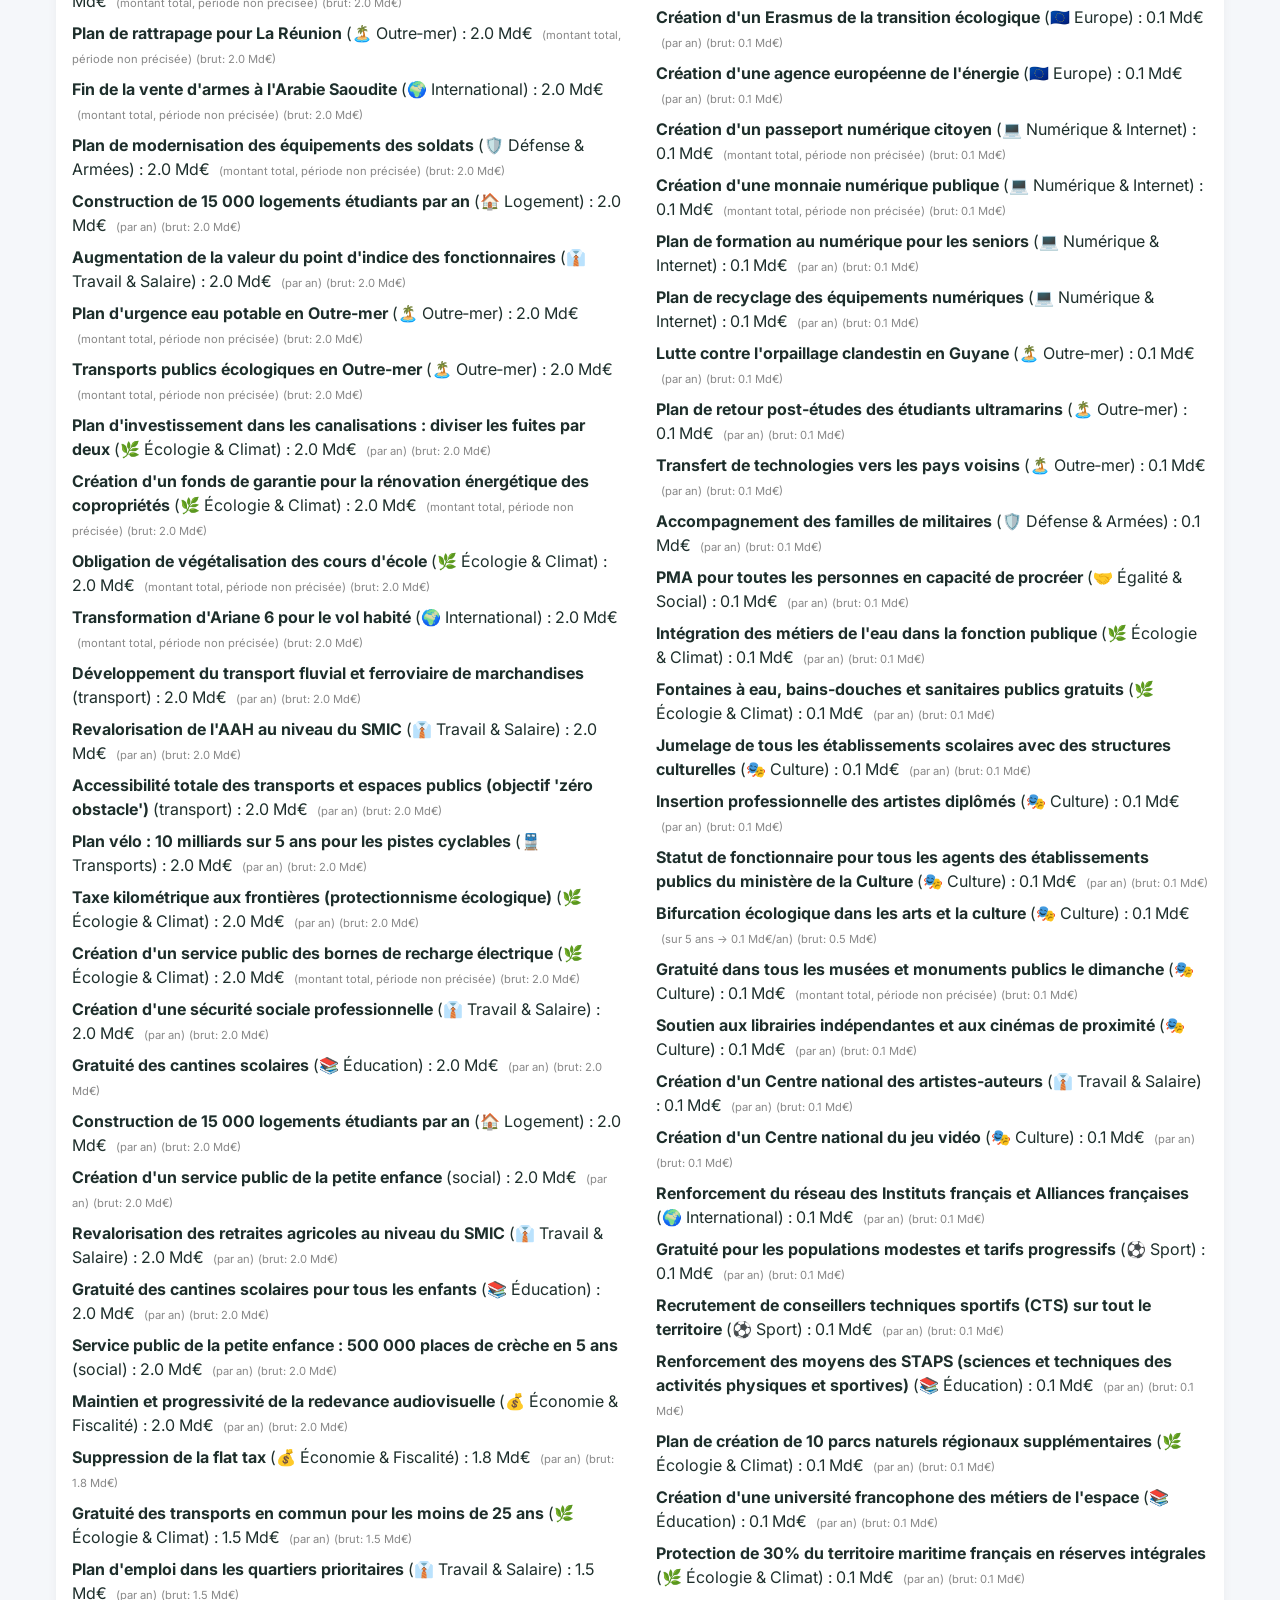
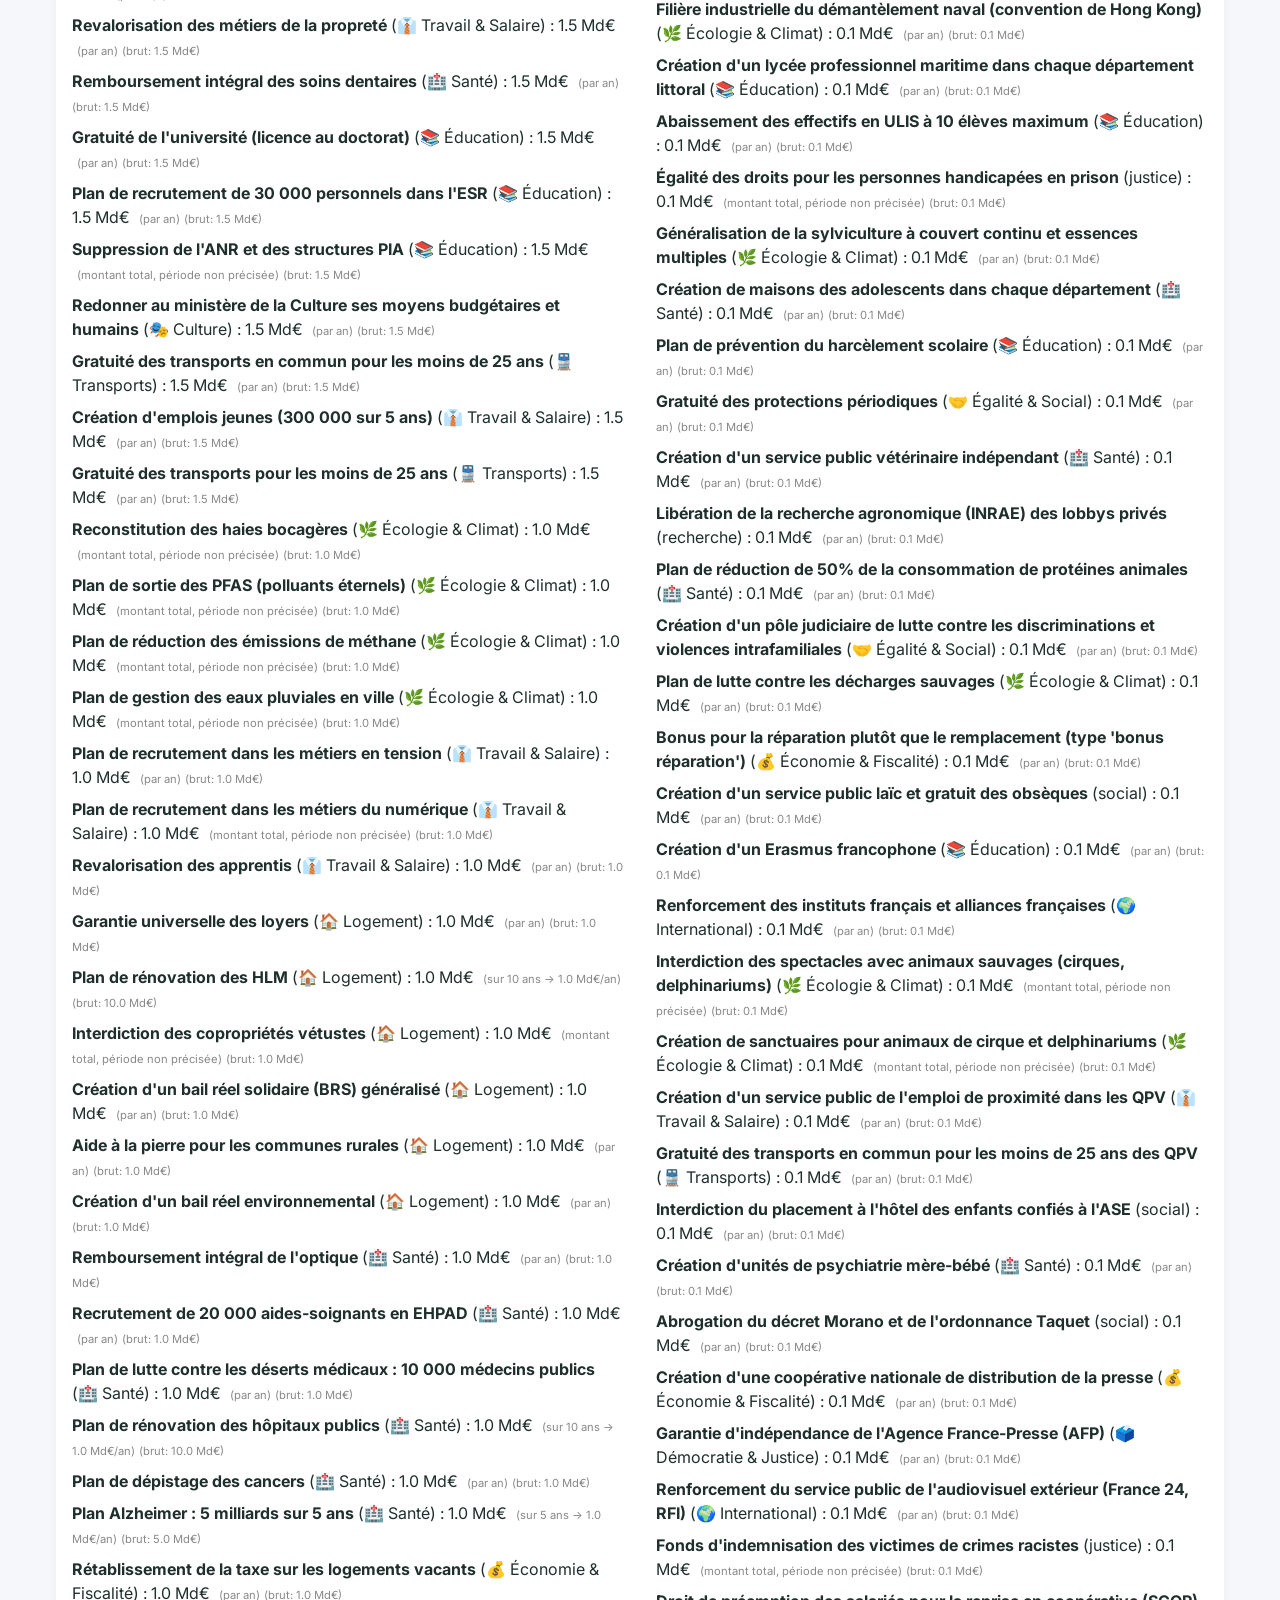
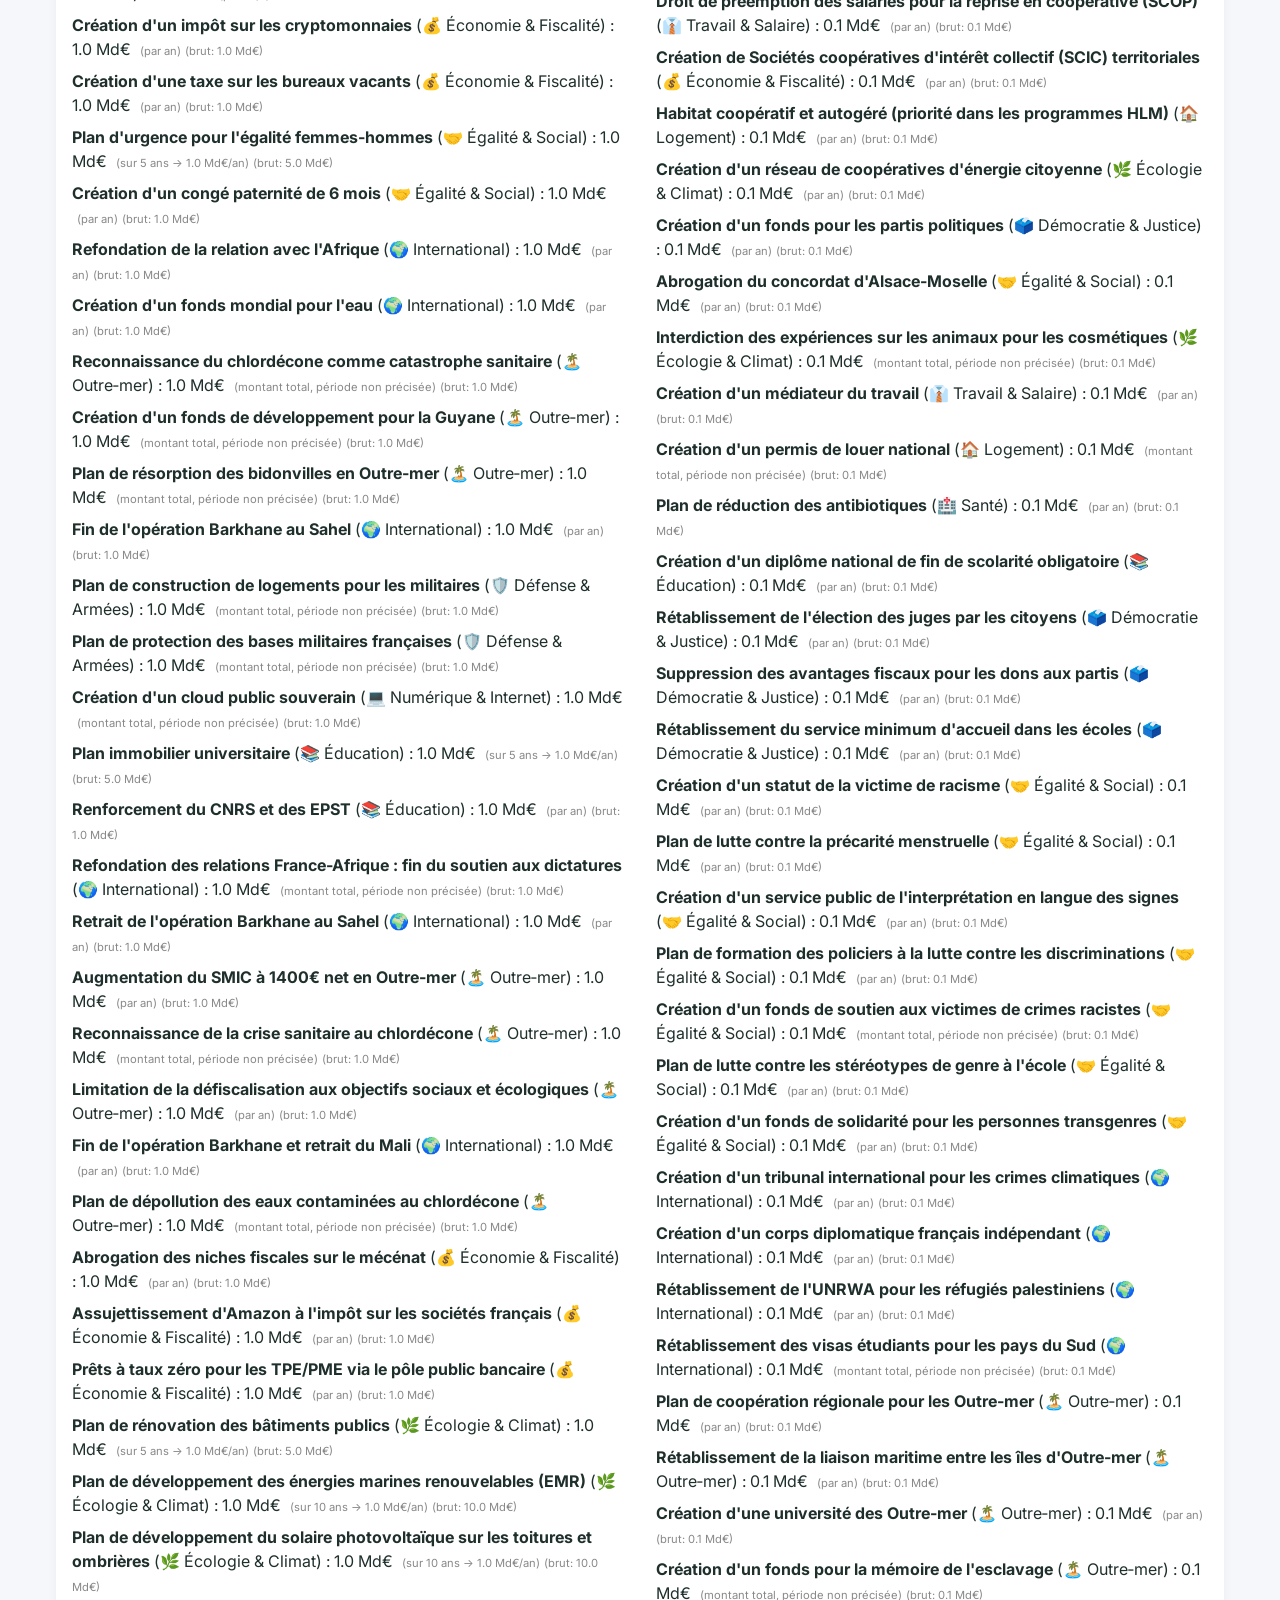
<file: budget.html>
<!DOCTYPE html>
<html lang="fr">
<head>
    <meta charset="UTF-8">
    <meta name="viewport" content="width=device-width, initial-scale=1.0">
    <title>Budget estimé - L'Avenir en commun (expérimental)</title>
    <link rel="stylesheet" href="css/style.css">
    <style>
        body {
            background: #f5f7fa;
        }
        .budget-container {
            max-width: 1200px;
            margin: 2rem auto;
            padding: 1rem;
        }
        .warning {
            background: #fff3cd;
            border-left: 5px solid #ffc107;
            padding: 1rem;
            margin-bottom: 2rem;
            border-radius: 8px;
        }
        .total-card {
            background: linear-gradient(135deg, #2b9e4a, #1e6b34);
            color: white;
            padding: 1.5rem;
            border-radius: 20px;
            margin-bottom: 2rem;
        }
        .total-card h2 {
            margin: 0 0 1rem 0;
            font-size: 1.5rem;
        }
        .totals-row {
            display: flex;
            flex-wrap: wrap;
            gap: 2rem;
            justify-content: space-between;
        }
        .total-item {
            flex: 1;
            text-align: center;
            background: rgba(255,255,255,0.15);
            border-radius: 16px;
            padding: 1rem;
        }
        .total-item .label {
            font-size: 0.9rem;
            opacity: 0.9;
            margin-bottom: 0.5rem;
        }
        .total-item .amount {
            font-size: 2rem;
            font-weight: bold;
        }
        .total-item .note {
            font-size: 0.7rem;
            margin-top: 0.5rem;
            opacity: 0.8;
        }
        .category-grid {
            display: grid;
            grid-template-columns: repeat(auto-fill, minmax(320px, 1fr));
            gap: 1.5rem;
            margin-bottom: 2rem;
        }
        .category-card-budget {
            background: white;
            border-radius: 16px;
            padding: 1rem;
            box-shadow: 0 2px 10px rgba(0,0,0,0.05);
            transition: transform 0.2s;
        }
        .category-card-budget:hover {
            transform: translateY(-3px);
        }
        .category-header {
            display: flex;
            justify-content: space-between;
            align-items: baseline;
            border-bottom: 2px solid #eee;
            padding-bottom: 0.5rem;
            margin-bottom: 1rem;
        }
        .category-name {
            font-weight: bold;
            font-size: 1.2rem;
        }
        .category-amount {
            font-weight: bold;
            color: #2b9e4a;
        }
        .measure-list {
            list-style: none;
            padding: 0;
            margin: 0;
            font-size: 0.85rem;
        }
        .measure-list li {
            padding: 0.3rem 0;
            border-bottom: 1px solid #f0f0f0;
            display: flex;
            justify-content: space-between;
        }
        .measure-title {
            flex: 1;
            padding-right: 0.5rem;
        }
        .measure-amount {
            font-weight: 500;
            color: #2c3e50;
            white-space: nowrap;
        }
        .measure-period {
            font-size: 0.7rem;
            color: #888;
            margin-left: 0.3rem;
        }
        .no-data {
            color: #999;
            font-style: italic;
        }
        .measures-list-container {
            background: white;
            border-radius: 16px;
            padding: 1rem;
            margin-bottom: 2rem;
            box-shadow: 0 2px 10px rgba(0,0,0,0.05);
        }
        .two-columns {
            column-count: 2;
            column-gap: 2rem;
        }
        .two-columns li {
            break-inside: avoid;
            margin-bottom: 0.5rem;
        }
        @media (max-width: 768px) {
            .two-columns {
                column-count: 1;
            }
            .totals-row {
                flex-direction: column;
                gap: 1rem;
            }
        }
        footer {
            text-align: center;
            margin-top: 2rem;
            padding: 1rem;
            color: #666;
        }
    </style>
</head>
<body>
     <script src="js/nav.js"></script>

    <div class="budget-container">
        <div class="warning">
            ⚠️ <strong>Note expérimentale</strong> : Cette page tente d’extraire automatiquement les montants budgétaires à partir du champ <code>financement</code> des mesures. Tous les chiffres ne sont pas toujours explicites (ex: "inclus dans le plan…"). Les résultats sont donc <strong>partiels et indicatifs</strong>. Cette analyse est un laboratoire pour visualiser l’effort budgétaire du programme.
        </div>

        <div id="budgetContent">
            <div style="text-align: center;">Chargement des données...</div>
        </div>

        <footer>
            🔍 Extraction automatique – Les montants en euros sont convertis en milliards pour lisibilité.<br>
            Données issues de <a href="js/data.js">data.js</a> – Mise à jour continue.
        </footer>
    </div>

    <script src="js/data.js"></script>
    <script>
        // Extrait le montant et la période
        function extractBudgetDetails(text) {
            if (!text || typeof text !== 'string') return { amount: 0, type: 'unknown', years: null };
            
            const amountRegex = /(\d+(?:[.,]\d+)?)\s*(milliards?|millions?)\s*d'?euros?/i;
            const amountMatch = text.match(amountRegex);
            if (!amountMatch) return { amount: 0, type: 'unknown', years: null };
            
            let value = parseFloat(amountMatch[1].replace(',', '.'));
            const unit = amountMatch[2].toLowerCase();
            if (unit.startsWith('milliard')) value *= 1e9;
            else if (unit.startsWith('million')) value *= 1e6;
            
            // Détection de la période
            let type = 'unknown';
            let years = null;
            
            if (/\bpar\s*an\b|\/an\b/i.test(text)) {
                type = 'annual';
                years = 1;
            } else {
                const periodMatch = text.match(/sur\s+(\d+(?:[.,]\d+)?)\s*(?:années?|ans)/i);
                if (periodMatch) {
                    type = 'multiyear';
                    years = parseFloat(periodMatch[1].replace(',', '.'));
                } else {
                    type = 'lumpsum'; // montant sans période
                }
            }
            
            return { amount: value, type: type, years: years };
        }
        
        function formatBillions(euros) {
            if (euros === 0) return '-';
            const billions = euros / 1e9;
            return billions.toFixed(1) + ' Md€';
        }
        
        if (typeof mesures === 'undefined' || !mesures.length) {
            document.getElementById('budgetContent').innerHTML = '<div class="warning">❌ Base de données non chargée. Vérifiez que data.js est présent.</div>';
        } else {
            const measuresWithBudget = []; // détail
            let totalBrut = 0;      // somme de tous les montants (bruts)
            let totalAnnualExplicit = 0; // montants marqués "par an"
            let totalAnnualizedMultiyear = 0; // montants pluriannuels annualisés
            let countAnnual = 0, countMultiyear = 0, countLumpsum = 0;
            
            const categoryMap = new Map(); // cat -> { brut, annualExplicit, annualizedMultiyear, measures: [] }
            
            for (const m of mesures) {
                const { amount, type, years } = extractBudgetDetails(m.financement);
                if (amount === 0) continue;
                
                totalBrut += amount;
                let annualizedValue = 0;
                let displayType = '';
                
                if (type === 'annual') {
                    totalAnnualExplicit += amount;
                    annualizedValue = amount;
                    displayType = '(par an)';
                    countAnnual++;
                } else if (type === 'multiyear' && years && years > 0) {
                    const annual = amount / years;
                    totalAnnualizedMultiyear += annual;
                    annualizedValue = annual;
                    displayType = `(sur ${years} ans → ${formatBillions(annual)}/an)`;
                    countMultiyear++;
                } else {
                    // lumpsum : pas d'annualisation
                    annualizedValue = amount;
                    displayType = '(montant total, période non précisée)';
                    countLumpsum++;
                }
                
                measuresWithBudget.push({
                    id: m.id,
                    titre: m.titre,
                    categorie: m.categorie,
                    brut: amount,
                    annualized: annualizedValue,
                    type: type,
                    displayType: displayType,
                    years: years
                });
                
                if (!categoryMap.has(m.categorie)) {
                    categoryMap.set(m.categorie, { brut: 0, annualExplicit: 0, annualizedMultiyear: 0, measures: [] });
                }
                const cat = categoryMap.get(m.categorie);
                cat.brut += amount;
                if (type === 'annual') cat.annualExplicit += amount;
                if (type === 'multiyear') cat.annualizedMultiyear += (amount / years);
                cat.measures.push({ titre: m.titre, brut: amount, annualized: annualizedValue, displayType: displayType });
            }
            
            const sortedCategories = Array.from(categoryMap.entries()).sort((a, b) => b[1].annualExplicit + b[1].annualizedMultiyear - (a[1].annualExplicit + a[1].annualizedMultiyear));
            
            function getCatLabel(cat) {
                const labels = {
                    "travail": "👔 Travail & Salaire",
                    "ecologie": "🌿 Écologie & Climat",
                    "sante": "🏥 Santé",
                    "education": "📚 Éducation",
                    "logement": "🏠 Logement",
                    "democratie": "🗳️ Démocratie & Justice",
                    "economie": "💰 Économie & Fiscalité",
                    "international": "🌍 International",
                    "outremer": "🏝️ Outre‑mer",
                    "migrations": "🚶 Migrations",
                    "egalite": "🤝 Égalité & Social",
                    "transports": "🚆 Transports",
                    "numerique": "💻 Numérique & Internet",
                    "defense": "🛡️ Défense & Armées",
                    "europe": "🇪🇺 Europe",
                    "culture": "🎭 Culture",
                    "sport": "⚽ Sport",
                    "handicap": "♿ Handicap",
                    "banques": "🏦 Banques & Finance",
                    "energie": "⚡ Énergie",
                    "espace": "🚀 Espace",
                    "mer": "🌊 Mer & Océan",
                    "foret": "🌲 Forêt",
                    "condition_animale": "🐾 Condition animale",
                    "quartiers_populaires": "🏙️ Quartiers populaires",
                    "enfance": "🧸 Enfance & Protection",
                    "medias": "📺 Médias",
                    "antiracisme": "✊ Antiracisme & Égalité",
                    "ess": "🤝 Économie sociale & solidaire",
                    "jeunesse": "🧑‍🎓 Jeunesse"
                };
                return labels[cat] || cat;
            }
            
            let html = `
                <div class="total-card">
                    <h2>📊 Estimation budgétaire</h2>
                    <div class="totals-row">
                        <div class="total-item">
                            <div class="label">💰 Total brut (toutes durées)</div>
                            <div class="amount">${formatBillions(totalBrut)}</div>
                            <div class="note">Somme des montants tels qu’écrits</div>
                        </div>
                        <div class="total-item">
                            <div class="label">📆 Montants annuels explicites</div>
                            <div class="amount">${formatBillions(totalAnnualExplicit)}</div>
                            <div class="note">Mesures avec "par an" (${countAnnual} mesures)</div>
                        </div>
                        <div class="total-item">
                            <div class="label">📅 Annualisé des montants pluriannuels</div>
                            <div class="amount">${formatBillions(totalAnnualizedMultiyear)}</div>
                            <div class="note">Mesures avec durée précise (${countMultiyear} mesures)</div>
                        </div>
                    </div>
                    <div class="warning" style="margin-top: 1rem; background: rgba(255,255,255,0.2); border-left-color: white;">
                        ⚠️ <strong>Lecture</strong> : Les montants sans période (${countLumpsum} mesures) ne sont pas annualisés et ne figurent que dans le total brut. Le coût annualisé total serait au maximum la somme des deux dernières colonnes (${formatBillions(totalAnnualExplicit + totalAnnualizedMultiyear)}), mais de nombreuses mesures n’ont pas de période précisée.
                    </div>
                </div>
                
                <h3>📂 Détail par thème (montant annualisé quand disponible)</h3>
                <div class="category-grid">
            `;
            
            for (const [cat, data] of sortedCategories) {
                const totalAnnualCat = data.annualExplicit + data.annualizedMultiyear;
                html += `
                    <div class="category-card-budget">
                        <div class="category-header">
                            <span class="category-name">${getCatLabel(cat)}</span>
                            <span class="category-amount">${formatBillions(totalAnnualCat)}</span>
                        </div>
                        <ul class="measure-list">
                `;
                for (const m of data.measures.slice(0, 5)) {
                    html += `<li><span class="measure-title">${m.titre}</span><span class="measure-amount">${formatBillions(m.annualized)} <span class="measure-period">${m.displayType}</span></span></li>`;
                }
                if (data.measures.length > 5) {
                    html += `<li class="no-data">+ ${data.measures.length - 5} autre(s) mesure(s)</li>`;
                }
                html += `</ul></div>`;
            }
            html += `</div>`;
            
            // Liste détaillée
            html += `<div class="measures-list-container">
                        <h3>🔍 Liste de toutes les mesures avec budget identifié</h3>
                        <div class="two-columns">
                            <ul style="list-style: none; margin: 0; padding: 0;">
            `;
            measuresWithBudget.sort((a,b) => b.annualized - a.annualized).forEach(m => {
                html += `<li style="margin-bottom: 0.5rem;">
                            <strong>${m.titre}</strong> (${getCatLabel(m.categorie)}) : 
                            ${formatBillions(m.annualized)} <span class="measure-period">${m.displayType}</span>
                            <span style="font-size:0.7rem; color:#888;">(brut: ${formatBillions(m.brut)})</span>
                         </li>`;
            });
            html += `       </ul>
                        </div>
                    </div>`;
            
            html += `<div class="warning" style="margin-top: 2rem;">
                        📌 <strong>Limites de l’extraction</strong> : 
                        <ul style="margin: 0.5rem 0 0 1.5rem;">
                            <li>Seuls les montants explicitement indiqués avec "millions/milliards d'euros" sont capturés.</li>
                            <li>Les montants sans "par an" ou "sur X ans" sont considérés comme des montants bruts (non annualisables).</li>
                            <li>De nombreuses mesures ont des financements intégrés dans des plans globaux (ex: "inclus dans le plan rénovation") et ne sont pas comptabilisées.</li>
                            <li>Ce tableau de bord est une <strong>expérience de visualisation</strong>, pas une analyse budgétaire définitive.</li>
                        </ul>
                    </div>`;
            
            document.getElementById('budgetContent').innerHTML = html;
        }
    </script>
</body>
</html>
</file>
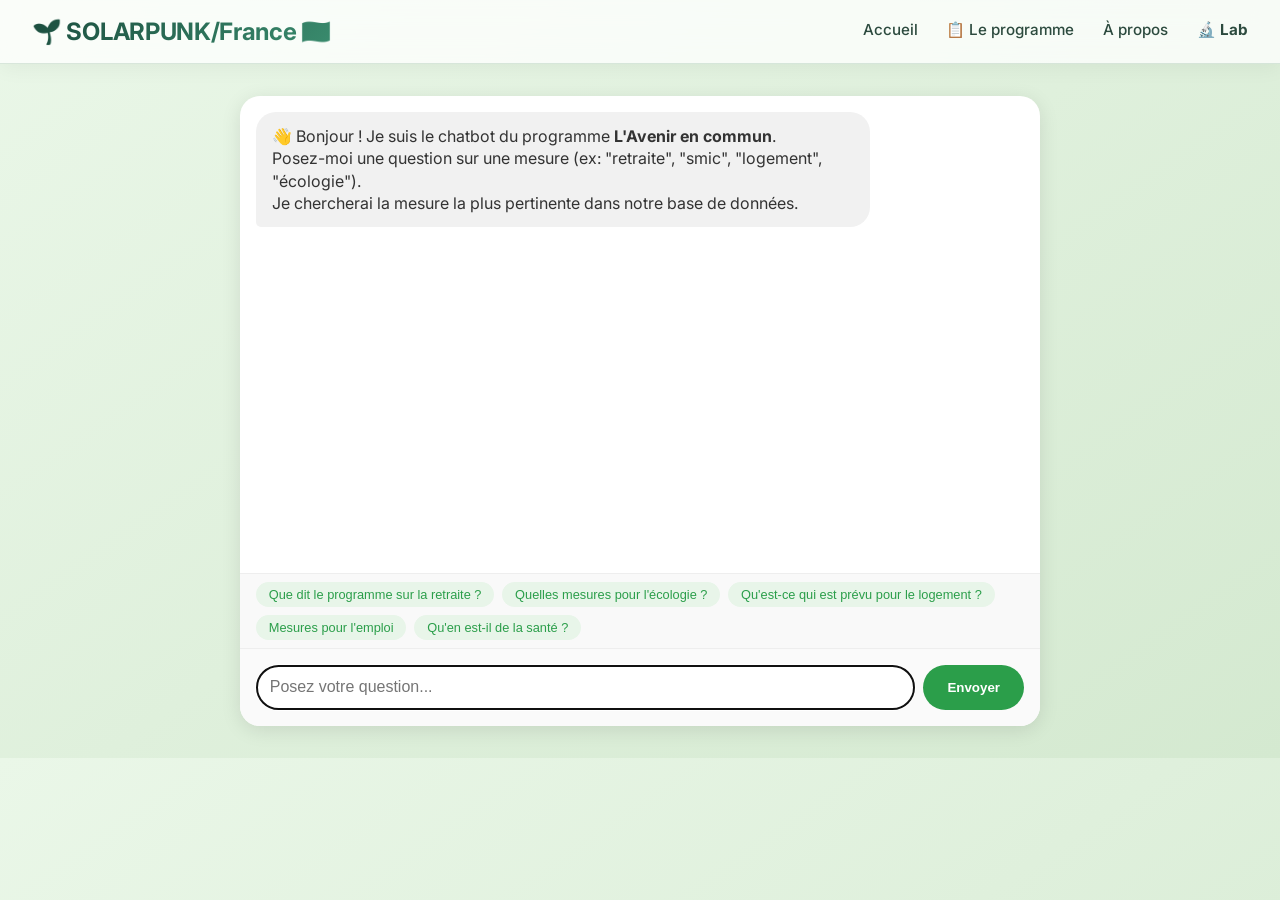
<file: chatbot.html>
<!DOCTYPE html>
<html lang="fr">
<head>
    <meta charset="UTF-8">
    <meta name="viewport" content="width=device-width, initial-scale=1.0">
    <title>Chatbot - Programme L'Avenir en commun</title>
    <link rel="stylesheet" href="css/style.css">
    <style>
        .chat-container {
            max-width: 800px;
            margin: 2rem auto;
            background: white;
            border-radius: 20px;
            box-shadow: 0 4px 20px rgba(0,0,0,0.1);
            overflow: hidden;
            display: flex;
            flex-direction: column;
            height: 70vh;
        }
        .chat-messages {
            flex: 1;
            overflow-y: auto;
            padding: 1rem;
            display: flex;
            flex-direction: column;
            gap: 1rem;
        }
        .message {
            max-width: 80%;
            padding: 0.8rem 1rem;
            border-radius: 20px;
            line-height: 1.4;
        }
        .user-message {
            background: #2b9e4a;
            color: white;
            align-self: flex-end;
            border-bottom-right-radius: 5px;
        }
        .bot-message {
            background: #f1f1f1;
            color: #333;
            align-self: flex-start;
            border-bottom-left-radius: 5px;
        }
        .bot-message a {
            color: #2b9e4a;
            text-decoration: none;
        }
        .chat-input-area {
            display: flex;
            padding: 1rem;
            border-top: 1px solid #eee;
            background: #fafafa;
        }
        .chat-input {
            flex: 1;
            padding: 0.8rem;
            border: 1px solid #ddd;
            border-radius: 30px;
            font-size: 1rem;
        }
        .chat-send {
            background: #2b9e4a;
            color: white;
            border: none;
            border-radius: 30px;
            padding: 0 1.5rem;
            margin-left: 0.5rem;
            cursor: pointer;
            font-weight: bold;
        }
        .suggestions {
            display: flex;
            flex-wrap: wrap;
            gap: 0.5rem;
            padding: 0.5rem 1rem;
            background: #f9f9f9;
            border-top: 1px solid #eee;
        }
        .suggestion-btn {
            background: #e8f5e9;
            border: none;
            border-radius: 20px;
            padding: 0.3rem 0.8rem;
            font-size: 0.8rem;
            cursor: pointer;
            color: #2b9e4a;
        }
        .typing {
            font-style: italic;
            color: #888;
        }
        .measure-link {
            display: inline-block;
            margin-top: 0.3rem;
            font-size: 0.85rem;
        }
        .error-message {
            background: #fdeded;
            color: #e74c3c;
            padding: 1rem;
            border-radius: 12px;
            text-align: center;
        }
    </style>
</head>
<body>
    <!-- Navigation injectée par nav.js -->
    <script src="js/nav.js"></script>

    <div class="chat-container">
        <div class="chat-messages" id="chatMessages">
            <div class="message bot-message">
                👋 Bonjour ! Je suis le chatbot du programme <strong>L'Avenir en commun</strong>.<br>
                Posez-moi une question sur une mesure (ex: "retraite", "smic", "logement", "écologie").<br>
                Je chercherai la mesure la plus pertinente dans notre base de données.
            </div>
        </div>
        <div class="suggestions" id="suggestions">
            <button class="suggestion-btn">Que dit le programme sur la retraite ?</button>
            <button class="suggestion-btn">Quelles mesures pour l'écologie ?</button>
            <button class="suggestion-btn">Qu'est-ce qui est prévu pour le logement ?</button>
            <button class="suggestion-btn">Mesures pour l'emploi</button>
            <button class="suggestion-btn">Qu'en est-il de la santé ?</button>
        </div>
        <div class="chat-input-area">
            <input type="text" id="chatInput" class="chat-input" placeholder="Posez votre question..." autofocus>
            <button id="chatSend" class="chat-send">Envoyer</button>
        </div>
    </div>

    <script src="js/data.js"></script>
    <script>
        // Attendre que data.js soit chargé
        function initChatbot() {
            if (typeof mesures === 'undefined' || !mesures.length) {
                console.error("mesures non défini ou vide");
                const container = document.getElementById('chatMessages');
                const errorDiv = document.createElement('div');
                errorDiv.className = 'message bot-message error-message';
                errorDiv.innerHTML = "⚠️ La base de données n'a pas pu être chargée. Vérifiez que le fichier <strong>js/data.js</strong> existe et contient la variable 'mesures'.";
                container.appendChild(errorDiv);
                return;
            }
            
            console.log(`✅ Chatbot initialisé avec ${mesures.length} mesures`);
            
            let currentMesures = mesures; // variable locale
            
            function findBestMeasure(question) {
                const lowerQuestion = question.toLowerCase();
                const words = lowerQuestion.split(/\s+/).filter(w => w.length > 2);
                
                let best = null;
                let bestScore = 0;
                
                for (let m of currentMesures) {
                    let score = 0;
                    const titreLower = m.titre.toLowerCase();
                    for (let w of words) {
                        if (titreLower.includes(w)) score += 10;
                    }
                    const resumeLower = m.resume.toLowerCase();
                    for (let w of words) {
                        if (resumeLower.includes(w)) score += 5;
                    }
                    if (m.motscles) {
                        for (let tag of m.motscles) {
                            const tagLower = tag.toLowerCase();
                            for (let w of words) {
                                if (tagLower.includes(w) || w.includes(tagLower)) score += 8;
                            }
                        }
                    }
                    if (m.statut === 'mesure_cle') score += 3;
                    
                    if (score > bestScore) {
                        bestScore = score;
                        best = m;
                    }
                }
                return bestScore > 0 ? best : null;
            }
            
            function addMessage(text, isUser = false) {
                const container = document.getElementById('chatMessages');
                const div = document.createElement('div');
                div.className = `message ${isUser ? 'user-message' : 'bot-message'}`;
                div.innerHTML = text;
                container.appendChild(div);
                container.scrollTop = container.scrollHeight;
            }
            
            function showTyping() {
                const container = document.getElementById('chatMessages');
                const typingDiv = document.createElement('div');
                typingDiv.className = 'message bot-message typing';
                typingDiv.id = 'typingIndicator';
                typingDiv.textContent = '🤔 Je réfléchis...';
                container.appendChild(typingDiv);
                container.scrollTop = container.scrollHeight;
            }
            
            function hideTyping() {
                const typing = document.getElementById('typingIndicator');
                if (typing) typing.remove();
            }
            
            async function askQuestion(question) {
                if (!question.trim()) return;
                addMessage(question, true);
                document.getElementById('chatInput').value = '';
                showTyping();
                await new Promise(resolve => setTimeout(resolve, 300));
                const best = findBestMeasure(question);
                hideTyping();
                if (!best) {
                    addMessage("😕 Désolé, je n'ai pas trouvé de mesure correspondant à votre question. Essayez d'autres mots-clés comme 'retraite', 'SMIC', 'logement', 'écologie'.");
                    return;
                }
                const measureLink = `<a href="mesure.html?id=${best.id}" class="measure-link">🔗 Voir le détail de la mesure →</a>`;
                const response = `📌 <strong>${best.titre}</strong><br>${best.resume}<br>${measureLink}`;
                addMessage(response, false);
            }
            
            // Attacher événements
            const sendBtn = document.getElementById('chatSend');
            const input = document.getElementById('chatInput');
            const suggestionBtns = document.querySelectorAll('.suggestion-btn');
            
            if (sendBtn) sendBtn.addEventListener('click', () => askQuestion(input.value));
            if (input) input.addEventListener('keypress', (e) => { if (e.key === 'Enter') askQuestion(input.value); });
            suggestionBtns.forEach(btn => {
                btn.addEventListener('click', () => askQuestion(btn.textContent));
            });
        }
        
        // Attendre le chargement de data.js
        if (document.readyState === 'loading') {
            document.addEventListener('DOMContentLoaded', initChatbot);
        } else {
            initChatbot();
        }
    </script>
</body>
</html>
</file>
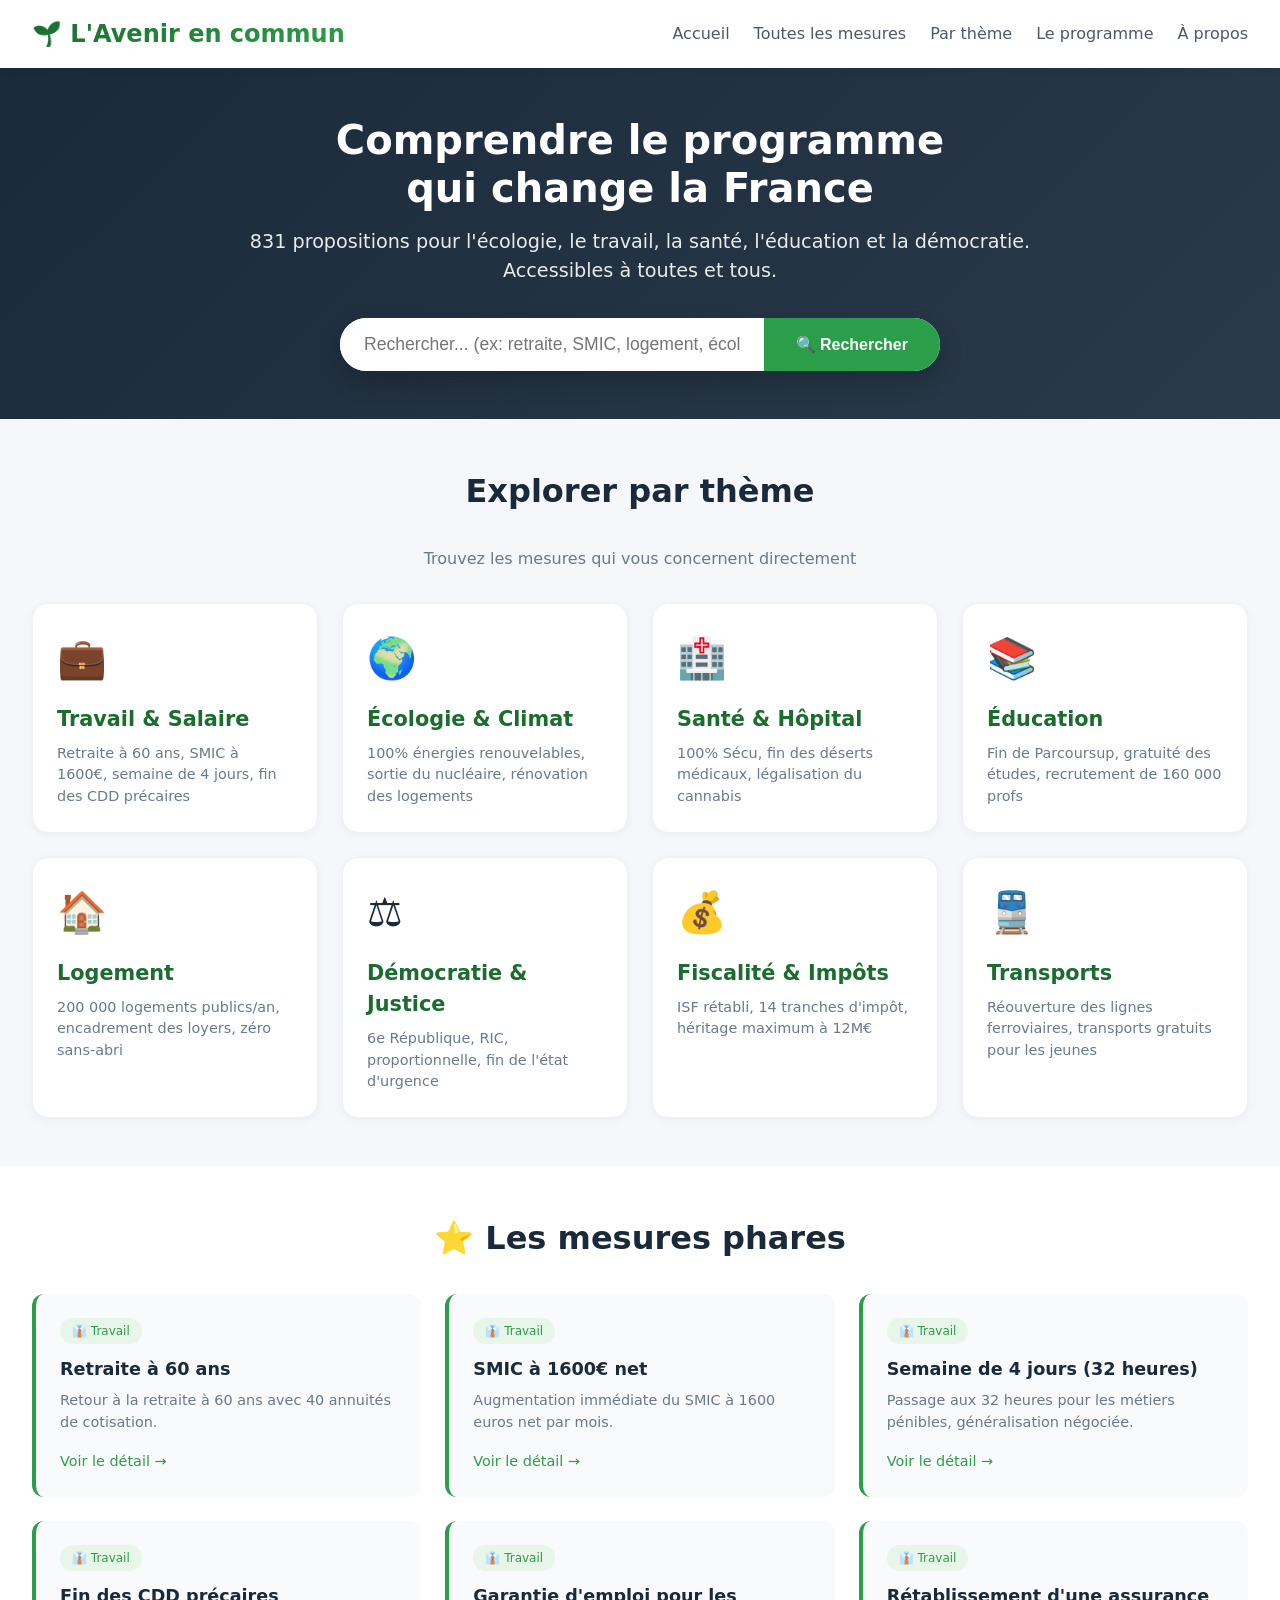
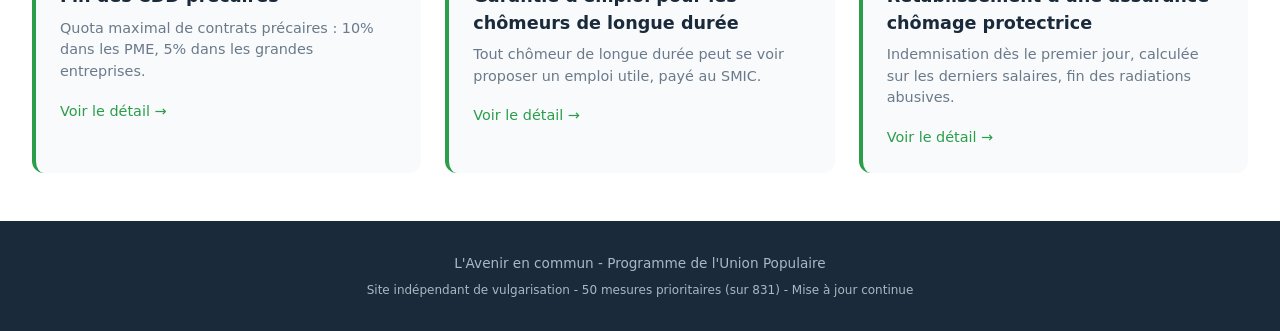
<file: home.html>
<!DOCTYPE html>
<html lang="fr">
<head>
    <meta charset="UTF-8">
    <meta name="viewport" content="width=device-width, initial-scale=1.0, viewport-fit=cover">
    <title>L'Avenir en commun - Comprendre le programme</title>
    <meta name="description" content="Découvrez et comprenez facilement les 831 propositions du programme L'Avenir en commun. Recherche par thème, public ou mot-clé.">
    <style>
        * {
            margin: 0;
            padding: 0;
            box-sizing: border-box;
        }

        body {
            font-family: system-ui, -apple-system, 'Segoe UI', Roboto, 'Helvetica Neue', sans-serif;
            background: #f5f7fa;
            color: #1a2a3a;
            line-height: 1.5;
        }

        .navbar {
            background: white;
            box-shadow: 0 2px 10px rgba(0,0,0,0.05);
            position: sticky;
            top: 0;
            z-index: 100;
        }

        .nav-container {
            max-width: 1280px;
            margin: 0 auto;
            padding: 1rem 2rem;
            display: flex;
            justify-content: space-between;
            align-items: center;
            flex-wrap: wrap;
            gap: 1rem;
        }

        .logo {
            font-size: 1.5rem;
            font-weight: 700;
            background: linear-gradient(135deg, #1a6d2f, #2b9e4a);
            -webkit-background-clip: text;
            background-clip: text;
            color: transparent;
            text-decoration: none;
        }

        .nav-links {
            display: flex;
            gap: 1.5rem;
            flex-wrap: wrap;
        }

        .nav-links a {
            text-decoration: none;
            color: #4a5a6a;
            font-weight: 500;
            transition: color 0.2s;
        }

        .nav-links a:hover {
            color: #2b9e4a;
        }

        .hero {
            background: linear-gradient(135deg, #1a2a3a 0%, #2a3a4a 100%);
            color: white;
            padding: 3rem 2rem;
            text-align: center;
        }

        .hero-content {
            max-width: 800px;
            margin: 0 auto;
        }

        .hero h1 {
            font-size: 2.5rem;
            margin-bottom: 1rem;
            line-height: 1.2;
        }

        .hero p {
            font-size: 1.2rem;
            opacity: 0.9;
            margin-bottom: 2rem;
        }

        .search-container {
            max-width: 600px;
            margin: 0 auto;
        }

        .search-box {
            display: flex;
            background: white;
            border-radius: 60px;
            overflow: hidden;
            box-shadow: 0 10px 25px rgba(0,0,0,0.2);
        }

        .search-box input {
            flex: 1;
            padding: 1rem 1.5rem;
            border: none;
            font-size: 1.1rem;
            outline: none;
        }

        .search-box button {
            background: #2b9e4a;
            border: none;
            padding: 0 2rem;
            color: white;
            font-weight: 600;
            cursor: pointer;
            transition: background 0.2s;
            font-size: 1rem;
        }

        .search-box button:hover {
            background: #1a6d2f;
        }

        .categories {
            max-width: 1280px;
            margin: 0 auto;
            padding: 3rem 2rem;
        }

        .section-title {
            text-align: center;
            font-size: 2rem;
            margin-bottom: 2rem;
            color: #1a2a3a;
        }

        .section-subtitle {
            text-align: center;
            color: #6a7a8a;
            margin-bottom: 2rem;
        }

        .grid-categories {
            display: grid;
            grid-template-columns: repeat(auto-fit, minmax(280px, 1fr));
            gap: 1.5rem;
        }

        .category-card {
            background: white;
            border-radius: 16px;
            padding: 1.5rem;
            text-decoration: none;
            color: inherit;
            transition: transform 0.2s, box-shadow 0.2s;
            box-shadow: 0 2px 8px rgba(0,0,0,0.05);
            border: 1px solid #eef2f6;
        }

        .category-card:hover {
            transform: translateY(-4px);
            box-shadow: 0 12px 24px rgba(0,0,0,0.1);
        }

        .category-icon {
            font-size: 2.5rem;
            margin-bottom: 1rem;
        }

        .category-card h3 {
            font-size: 1.3rem;
            margin-bottom: 0.5rem;
            color: #1a6d2f;
        }

        .category-card p {
            color: #6a7a8a;
            font-size: 0.9rem;
        }

        .featured {
            background: white;
            padding: 3rem 2rem;
        }

        .featured-container {
            max-width: 1280px;
            margin: 0 auto;
        }

        .measures-grid {
            display: grid;
            grid-template-columns: repeat(auto-fit, minmax(300px, 1fr));
            gap: 1.5rem;
            margin-top: 2rem;
        }

        .measure-card {
            background: #f8fafc;
            border-radius: 12px;
            padding: 1.5rem;
            border-left: 4px solid #2b9e4a;
            transition: background 0.2s;
        }

        .measure-card:hover {
            background: #f0f4f8;
        }

        .measure-tag {
            display: inline-block;
            background: #e8f5e9;
            color: #2b9e4a;
            font-size: 0.75rem;
            padding: 0.25rem 0.75rem;
            border-radius: 20px;
            margin-bottom: 0.75rem;
        }

        .measure-card h4 {
            font-size: 1.1rem;
            margin-bottom: 0.5rem;
            color: #1a2a3a;
        }

        .measure-card p {
            color: #6a7a8a;
            font-size: 0.9rem;
            margin-bottom: 1rem;
        }

        .measure-link {
            color: #2b9e4a;
            text-decoration: none;
            font-weight: 500;
            font-size: 0.9rem;
        }

        .measure-link:hover {
            text-decoration: underline;
        }

        .footer {
            background: #1a2a3a;
            color: #aab8c5;
            padding: 2rem;
            text-align: center;
            font-size: 0.85rem;
        }

        .results-area {
            max-width: 1280px;
            margin: 2rem auto;
            padding: 0 2rem;
            display: none;
        }

        .results-area.show {
            display: block;
        }

        .results-header {
            display: flex;
            justify-content: space-between;
            align-items: center;
            margin-bottom: 1.5rem;
            flex-wrap: wrap;
            gap: 1rem;
        }

        .close-results {
            background: none;
            border: none;
            font-size: 1.5rem;
            cursor: pointer;
            color: #6a7a8a;
        }

        .filter-buttons {
            display: flex;
            gap: 0.5rem;
            flex-wrap: wrap;
            margin-bottom: 1.5rem;
        }

        .filter-btn {
            background: #eef2f6;
            border: none;
            padding: 0.5rem 1rem;
            border-radius: 30px;
            cursor: pointer;
            font-size: 0.85rem;
            transition: all 0.2s;
        }

        .filter-btn.active {
            background: #2b9e4a;
            color: white;
        }

        .stats {
            text-align: center;
            margin-top: 1rem;
            color: #6a7a8a;
            font-size: 0.9rem;
        }

        @media (max-width: 768px) {
            .hero h1 {
                font-size: 1.8rem;
            }
            .nav-container {
                flex-direction: column;
            }
            .categories, .featured {
                padding: 2rem 1rem;
            }
        }
    </style>
</head>
<body>
    <nav class="navbar">
        <div class="nav-container">
            <a href="#" class="logo">🌱 L'Avenir en commun</a>
            <div class="nav-links">
                <a href="#">Accueil</a>
                <a href="#" id="allMeasuresLink">Toutes les mesures</a>
                <a href="#">Par thème</a>
                <a href="#">Le programme</a>
                <a href="#">À propos</a>
            </div>
        </div>
    </nav>

    <section class="hero">
        <div class="hero-content">
            <h1>Comprendre le programme<br>qui change la France</h1>
            <p>831 propositions pour l'écologie, le travail, la santé, l'éducation et la démocratie. Accessibles à toutes et tous.</p>
            <div class="search-container">
                <div class="search-box">
                    <input type="text" id="searchInput" placeholder="Rechercher... (ex: retraite, SMIC, logement, écologie)">
                    <button id="searchBtn">🔍 Rechercher</button>
                </div>
            </div>
        </div>
    </section>

    <div id="resultsArea" class="results-area">
        <div class="results-header">
            <h2>📋 Résultats de recherche</h2>
            <button class="close-results" id="closeResults">✕</button>
        </div>
        <div class="filter-buttons">
            <button class="filter-btn active" data-filter="all">Tous</button>
            <button class="filter-btn" data-filter="travail">👔 Travail</button>
            <button class="filter-btn" data-filter="ecologie">🌿 Écologie</button>
            <button class="filter-btn" data-filter="sante">🏥 Santé</button>
            <button class="filter-btn" data-filter="education">📚 Éducation</button>
            <button class="filter-btn" data-filter="logement">🏠 Logement</button>
            <button class="filter-btn" data-filter="democratie">🗳️ Démocratie</button>
            <button class="filter-btn" data-filter="economie">💰 Économie</button>
        </div>
        <div id="resultsList" class="measures-grid"></div>
        <div id="resultsStats" class="stats"></div>
    </div>

    <section class="categories">
        <h2 class="section-title">Explorer par thème</h2>
        <p class="section-subtitle">Trouvez les mesures qui vous concernent directement</p>
        <div class="grid-categories">
            <a href="#" class="category-card" data-category="travail">
                <div class="category-icon">💼</div>
                <h3>Travail & Salaire</h3>
                <p>Retraite à 60 ans, SMIC à 1600€, semaine de 4 jours, fin des CDD précaires</p>
            </a>
            <a href="#" class="category-card" data-category="ecologie">
                <div class="category-icon">🌍</div>
                <h3>Écologie & Climat</h3>
                <p>100% énergies renouvelables, sortie du nucléaire, rénovation des logements</p>
            </a>
            <a href="#" class="category-card" data-category="sante">
                <div class="category-icon">🏥</div>
                <h3>Santé & Hôpital</h3>
                <p>100% Sécu, fin des déserts médicaux, légalisation du cannabis</p>
            </a>
            <a href="#" class="category-card" data-category="education">
                <div class="category-icon">📚</div>
                <h3>Éducation</h3>
                <p>Fin de Parcoursup, gratuité des études, recrutement de 160 000 profs</p>
            </a>
            <a href="#" class="category-card" data-category="logement">
                <div class="category-icon">🏠</div>
                <h3>Logement</h3>
                <p>200 000 logements publics/an, encadrement des loyers, zéro sans-abri</p>
            </a>
            <a href="#" class="category-card" data-category="democratie">
                <div class="category-icon">⚖️</div>
                <h3>Démocratie & Justice</h3>
                <p>6e République, RIC, proportionnelle, fin de l'état d'urgence</p>
            </a>
            <a href="#" class="category-card" data-category="economie">
                <div class="category-icon">💰</div>
                <h3>Fiscalité & Impôts</h3>
                <p>ISF rétabli, 14 tranches d'impôt, héritage maximum à 12M€</p>
            </a>
            <a href="#" class="category-card">
                <div class="category-icon">🚆</div>
                <h3>Transports</h3>
                <p>Réouverture des lignes ferroviaires, transports gratuits pour les jeunes</p>
            </a>
        </div>
    </section>

    <section class="featured">
        <div class="featured-container">
            <h2 class="section-title">⭐ Les mesures phares</h2>
            <div id="featuredMeasures" class="measures-grid">
                <div style="text-align: center; grid-column: 1/-1;">Chargement...</div>
            </div>
        </div>
    </section>

    <footer class="footer">
        <p>L'Avenir en commun - Programme de l'Union Populaire</p>
        <p style="margin-top: 0.5rem; font-size: 0.75rem;">Site indépendant de vulgarisation - 50 mesures prioritaires (sur 831) - Mise à jour continue</p>
    </footer>

    <script src="js/data.js"></script>
    <script>
        // Vérification du chargement des données
        console.log("Mesures chargées :", typeof mesures !== 'undefined' ? mesures.length : 0);

        let currentMeasures = typeof mesures !== 'undefined' ? mesures : [];

        function getCategoryLabel(cat) {
            const labels = {
                'travail': '👔 Travail',
                'ecologie': '🌿 Écologie',
                'sante': '🏥 Santé',
                'education': '📚 Éducation',
                'logement': '🏠 Logement',
                'democratie': '🗳️ Démocratie',
                'economie': '💰 Économie'
            };
            return labels[cat] || '📌 Thème';
        }

        function displayResults(results) {
            const container = document.getElementById('resultsList');
            const stats = document.getElementById('resultsStats');
            const area = document.getElementById('resultsArea');
            
            if (results.length === 0) {
                container.innerHTML = '<p style="text-align:center; grid-column:1/-1;">Aucun résultat trouvé. Essayez d\'autres mots-clés.</p>';
                stats.innerHTML = '';
                area.classList.add('show');
                return;
            }
            
            container.innerHTML = results.map(m => `
                <div class="measure-card">
                    <span class="measure-tag">${getCategoryLabel(m.categorie)}</span>
                    <h4>${m.titre}</h4>
                    <p>${m.resume}</p>
                    <a href="mesure.html?id=${m.id}" class="measure-link">Voir le détail →</a>
                </div>
            `).join('');
            stats.innerHTML = `${results.length} résultat(s) trouvé(s) sur ${currentMeasures.length} mesures`;
            area.classList.add('show');
        }

        function search(query, filter) {
            let results = currentMeasures;
            
            if (filter !== 'all') {
                results = results.filter(m => m.categorie === filter);
            }
            
            if (query.trim()) {
                const lowerQuery = query.toLowerCase();
                results = results.filter(m => 
                    m.titre.toLowerCase().includes(lowerQuery) || 
                    m.resume.toLowerCase().includes(lowerQuery) ||
                    (m.motscles && m.motscles.some(tag => tag.includes(lowerQuery)))
                );
            }
            
            return results;
        }

        function displayFeatured() {
            const featuredContainer = document.getElementById('featuredMeasures');
            if (!featuredContainer) return;
            
            const featured = currentMeasures.filter(m => m.statut === 'mesure_cle').slice(0, 6);
            if (featured.length === 0) {
                featuredContainer.innerHTML = '<div style="text-align: center; grid-column: 1/-1;">Aucune mesure phare trouvée.</div>';
                return;
            }
            
            featuredContainer.innerHTML = featured.map(m => `
                <div class="measure-card">
                    <span class="measure-tag">${getCategoryLabel(m.categorie)}</span>
                    <h4>${m.titre}</h4>
                    <p>${m.resume.substring(0, 100)}${m.resume.length > 100 ? '...' : ''}</p>
                    <a href="${m.url}" class="measure-link">Voir le détail →</a>
                </div>
            `).join('');
        }

        // Event listeners
        const searchBtn = document.getElementById('searchBtn');
        const searchInput = document.getElementById('searchInput');
        const closeResults = document.getElementById('closeResults');

        if (searchBtn) {
            searchBtn.addEventListener('click', () => {
                const query = searchInput.value;
                const activeFilter = document.querySelector('.filter-btn.active');
                const filter = activeFilter ? activeFilter.dataset.filter : 'all';
                const results = search(query, filter);
                displayResults(results);
            });
        }

        if (searchInput) {
            searchInput.addEventListener('keypress', (e) => {
                if (e.key === 'Enter') {
                    searchBtn.click();
                }
            });
        }

        if (closeResults) {
            closeResults.addEventListener('click', () => {
                document.getElementById('resultsArea').classList.remove('show');
            });
        }

        // Filter buttons
        document.querySelectorAll('.filter-btn').forEach(btn => {
            btn.addEventListener('click', () => {
                document.querySelectorAll('.filter-btn').forEach(b => b.classList.remove('active'));
                btn.classList.add('active');
                const query = searchInput.value;
                const filter = btn.dataset.filter;
                const results = search(query, filter);
                if (document.getElementById('resultsArea').classList.contains('show')) {
                    displayResults(results);
                }
            });
        });

        // Category cards click
        document.querySelectorAll('.category-card[data-category]').forEach(card => {
            card.addEventListener('click', (e) => {
                e.preventDefault();
                const category = card.dataset.category;
                const filterBtn = Array.from(document.querySelectorAll('.filter-btn')).find(btn => btn.dataset.filter === category);
                if (filterBtn) {
                    filterBtn.click();
                }
                searchInput.value = '';
                const results = search('', category);
                displayResults(results);
                window.scrollTo({ top: document.getElementById('resultsArea').offsetTop - 100, behavior: 'smooth' });
            });
        });

        // All measures link
        const allMeasuresLink = document.getElementById('allMeasuresLink');
        if (allMeasuresLink) {
            allMeasuresLink.addEventListener('click', (e) => {
                e.preventDefault();
                const allFilter = document.querySelector('.filter-btn[data-filter="all"]');
                if (allFilter) allFilter.click();
                searchInput.value = '';
                const results = search('', 'all');
                displayResults(results);
                window.scrollTo({ top: document.getElementById('resultsArea').offsetTop - 100, behavior: 'smooth' });
            });
        }

        // Initialize
        displayFeatured();
        
        // Afficher le nombre de mesures dans la console
        console.log(`✅ Base de données chargée : ${currentMeasures.length} mesures disponibles`);
    </script>
</body>
</html>
</file>
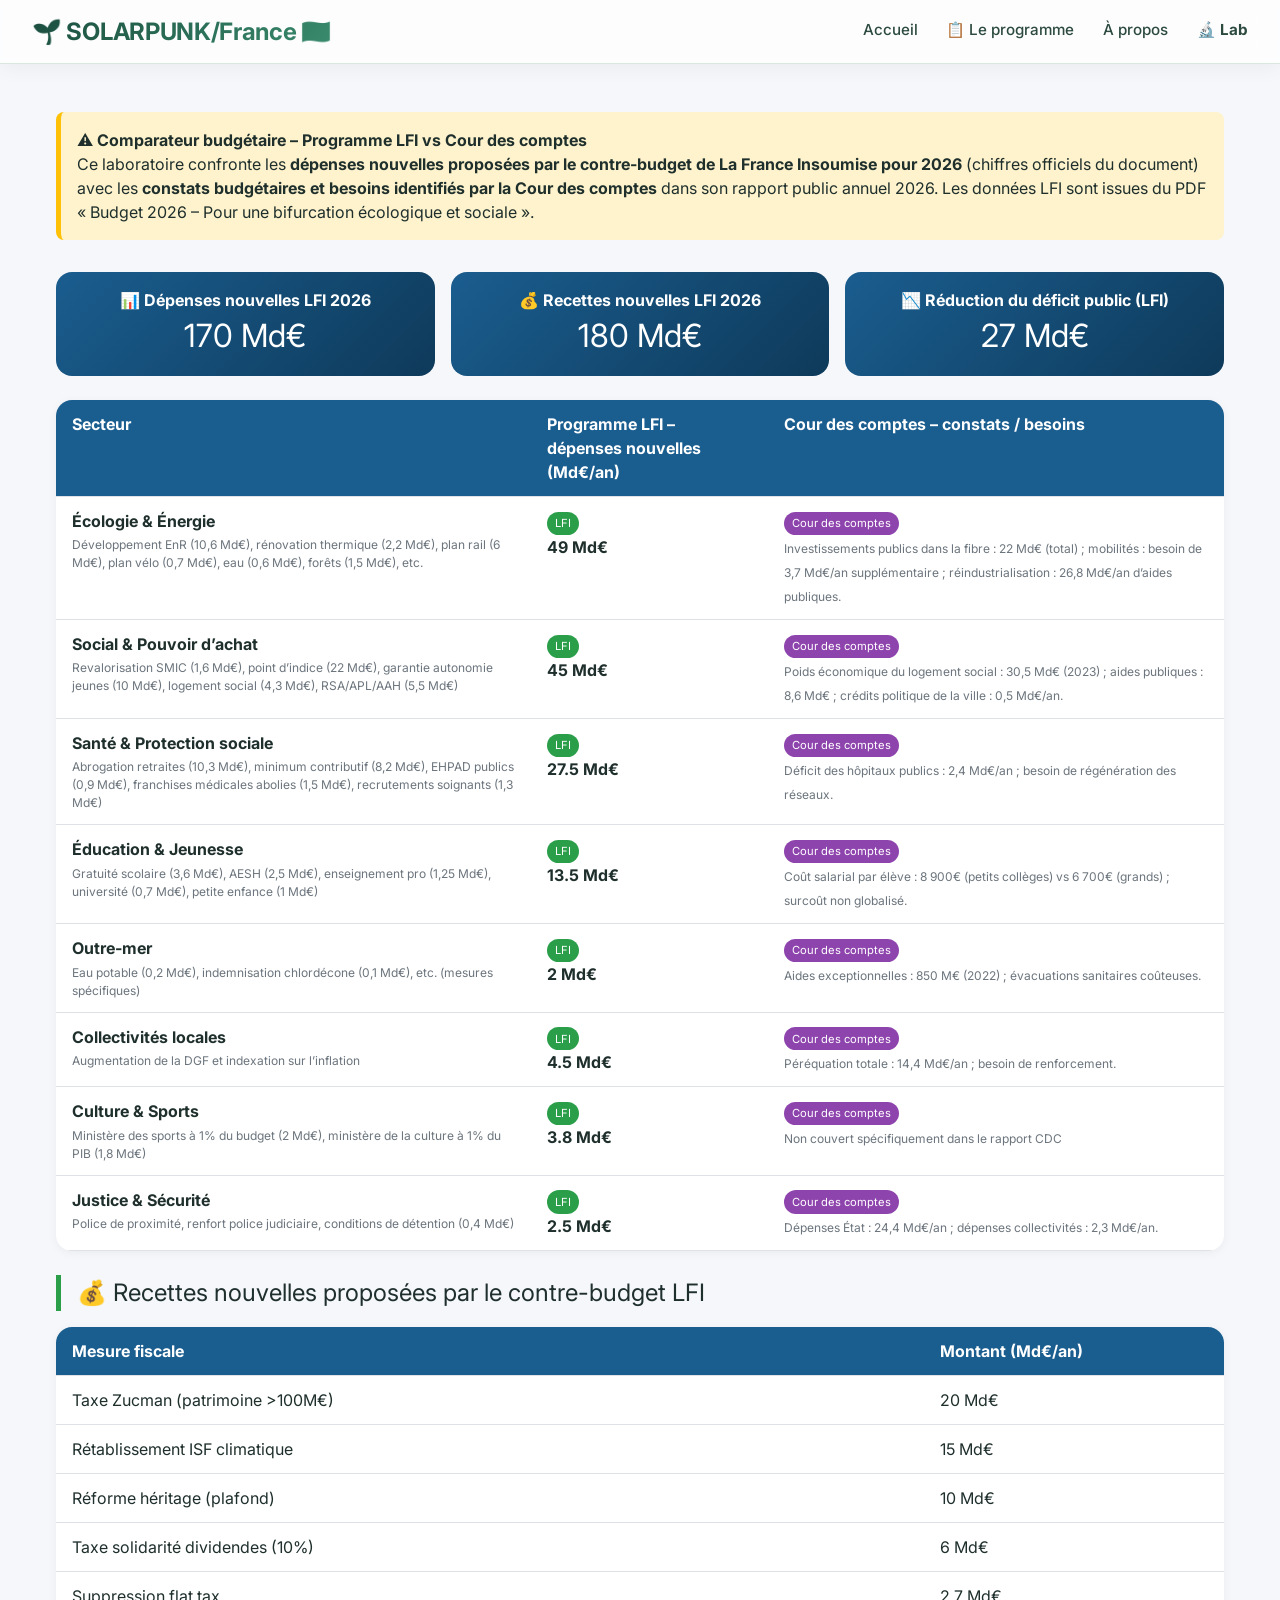
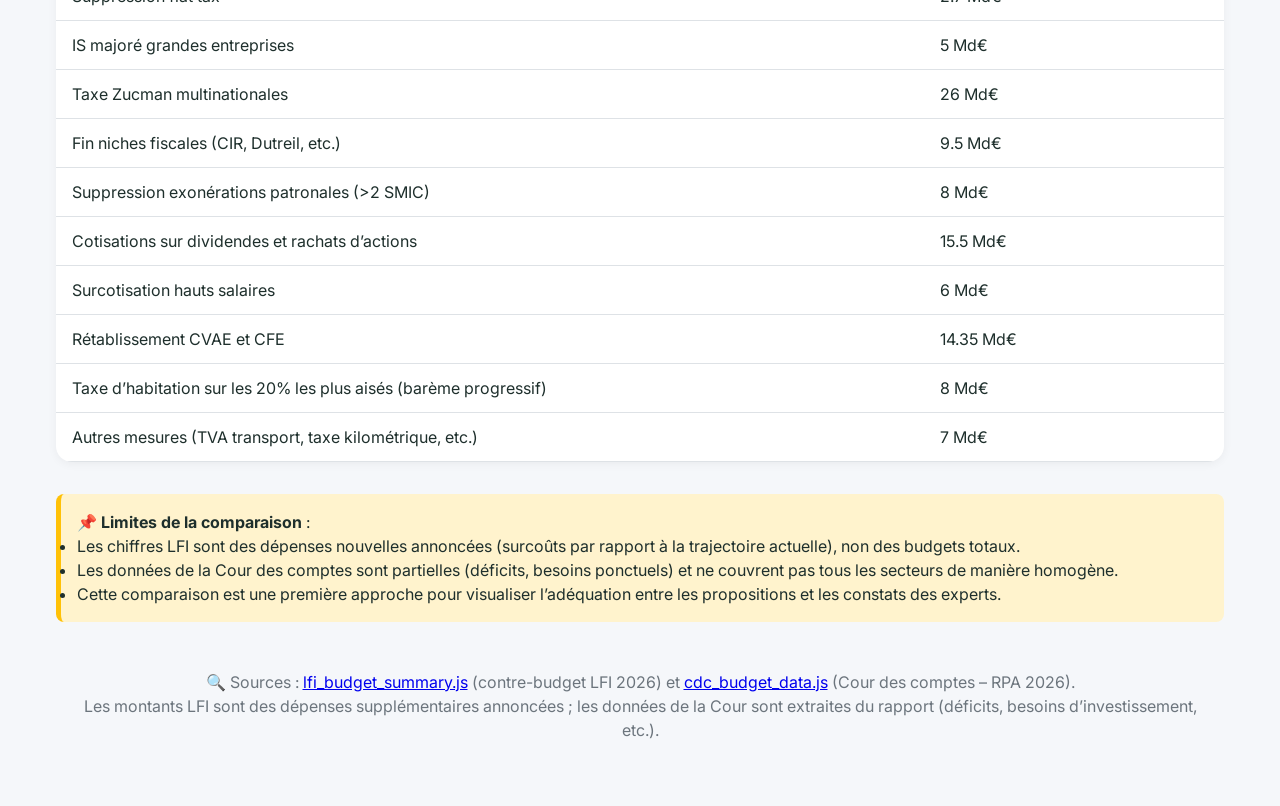
<file: lab-budget-cdc.html>
<!DOCTYPE html>
<html lang="fr">
<head>
    <meta charset="UTF-8">
    <meta name="viewport" content="width=device-width, initial-scale=1.0">
    <title>Lab · Comparateur budgétaire – Programme LFI vs Cour des comptes</title>
    <link rel="stylesheet" href="css/style.css">
    <style>
        body { background: #f5f7fa; }
        .lab-container { max-width: 1200px; margin: 2rem auto; padding: 1rem; }
        .warning { background: #fff3cd; border-left: 5px solid #ffc107; padding: 1rem; margin-bottom: 2rem; border-radius: 8px; }
        .comparison-table { width: 100%; border-collapse: collapse; background: white; border-radius: 16px; overflow: hidden; box-shadow: 0 2px 10px rgba(0,0,0,0.05); }
        .comparison-table th, .comparison-table td { padding: 0.75rem 1rem; text-align: left; border-bottom: 1px solid #dee2e6; vertical-align: top; }
        .comparison-table th { background: #1a5d8f; color: white; }
        .comparison-table tr:hover { background: #f1f3f5; }
        .badge-lfi { background: #2b9e4a; color: white; padding: 0.2rem 0.5rem; border-radius: 20px; font-size: 0.7rem; display: inline-block; }
        .badge-cdc { background: #8e44ad; color: white; padding: 0.2rem 0.5rem; border-radius: 20px; font-size: 0.7rem; display: inline-block; }
        .amount { font-weight: bold; }
        .note { font-size: 0.75rem; color: #6c757d; margin-top: 0.2rem; }
        .section-title { font-size: 1.5rem; margin: 1.5rem 0 1rem; border-left: 5px solid #2b9e4a; padding-left: 1rem; }
        .totals-row { display: flex; flex-wrap: wrap; gap: 1rem; margin-bottom: 1.5rem; }
        .total-card { background: linear-gradient(135deg, #1a5d8f, #0e3a5a); color: white; border-radius: 16px; padding: 1rem; flex: 1; text-align: center; }
        footer { text-align: center; margin-top: 2rem; padding: 1rem; color: #6c757d; }
        @media (max-width: 768px) { .comparison-table th, .comparison-table td { display: block; width: 100%; } }
    </style>
</head>
<body>
    <script src="js/nav.js"></script>
    <div class="lab-container">
        <div class="warning">
            ⚠️ <strong>Comparateur budgétaire – Programme LFI vs Cour des comptes</strong><br>
            Ce laboratoire confronte les <strong>dépenses nouvelles proposées par le contre-budget de La France Insoumise pour 2026</strong> (chiffres officiels du document) avec les <strong>constats budgétaires et besoins identifiés par la Cour des comptes</strong> dans son rapport public annuel 2026. Les données LFI sont issues du PDF « Budget 2026 – Pour une bifurcation écologique et sociale ».
        </div>

        <div id="comparisonContent">
            <div style="text-align: center;">Chargement des données...</div>
        </div>
        <footer>
            🔍 Sources : <a href="js/lfi_budget_summary.js">lfi_budget_summary.js</a> (contre-budget LFI 2026) et <a href="js/cdc_budget_data.js">cdc_budget_data.js</a> (Cour des comptes – RPA 2026).<br>
            Les montants LFI sont des dépenses supplémentaires annoncées ; les données de la Cour sont extraites du rapport (déficits, besoins d’investissement, etc.).
        </footer>
    </div>

    <script src="js/lfi_budget_summary.js"></script>
    <script src="js/cdc_budget_data.js"></script>
    <script>
        (function() {
            if (typeof lfiBudget === 'undefined') {
                document.getElementById('comparisonContent').innerHTML = '<div class="warning">❌ Données budgétaires LFI non chargées.</div>';
                return;
            }
            if (typeof cdcBudgetData === 'undefined') {
                document.getElementById('comparisonContent').innerHTML = '<div class="warning">❌ Données de la Cour des comptes non chargées.</div>';
                return;
            }

            // Construction du tableau de synthèse
            let html = `
                <div class="totals-row">
                    <div class="total-card">
                        <strong>📊 Dépenses nouvelles LFI 2026</strong><br>
                        <span style="font-size:2rem;">${lfiBudget.totalNewSpending} Md€</span>
                    </div>
                    <div class="total-card">
                        <strong>💰 Recettes nouvelles LFI 2026</strong><br>
                        <span style="font-size:2rem;">${lfiBudget.totalNewRevenue} Md€</span>
                    </div>
                    <div class="total-card">
                        <strong>📉 Réduction du déficit public (LFI)</strong><br>
                        <span style="font-size:2rem;">${lfiBudget.deficitReduction} Md€</span>
                    </div>
                </div>
                <table class="comparison-table">
                    <thead>
                        <tr><th>Secteur</th><th>Programme LFI – dépenses nouvelles (Md€/an)</th><th>Cour des comptes – constats / besoins</th></tr>
                    </thead>
                    <tbody>
            `;

            // Mapper les secteurs LFI vers les secteurs CDC (approximation)
            const sectorMap = {
                "Écologie & Énergie": "Santé hospitalière", // fallback, mais on va faire un tableau spécifique
                "Social & Pouvoir d’achat": "Politique de la ville",
                "Santé & Protection sociale": "Santé hospitalière",
                "Éducation & Jeunesse": "Collèges",
                "Outre‑mer": "Outre‑mer – santé",
                "Collectivités locales": "Péréquation financière",
                "Culture & Sports": null,
                "Justice & Sécurité": "Sécurité intérieure"
            };

            for (let sector of lfiBudget.sectors) {
                let cdcNote = "Non couvert spécifiquement dans le rapport CDC";
                // Recherche d’une correspondance approximative
                if (sector.name === "Santé & Protection sociale") cdcNote = "Déficit des hôpitaux publics : 2,4 Md€/an ; besoin de régénération des réseaux.";
                if (sector.name === "Écologie & Énergie") cdcNote = "Investissements publics dans la fibre : 22 Md€ (total) ; mobilités : besoin de 3,7 Md€/an supplémentaire ; réindustrialisation : 26,8 Md€/an d’aides publiques.";
                if (sector.name === "Social & Pouvoir d’achat") cdcNote = "Poids économique du logement social : 30,5 Md€ (2023) ; aides publiques : 8,6 Md€ ; crédits politique de la ville : 0,5 Md€/an.";
                if (sector.name === "Éducation & Jeunesse") cdcNote = "Coût salarial par élève : 8 900€ (petits collèges) vs 6 700€ (grands) ; surcoût non globalisé.";
                if (sector.name === "Outre‑mer") cdcNote = "Aides exceptionnelles : 850 M€ (2022) ; évacuations sanitaires coûteuses.";
                if (sector.name === "Collectivités locales") cdcNote = "Péréquation totale : 14,4 Md€/an ; besoin de renforcement.";
                if (sector.name === "Justice & Sécurité") cdcNote = "Dépenses État : 24,4 Md€/an ; dépenses collectivités : 2,3 Md€/an.";

                html += `
                    <tr>
                        <td><strong>${sector.name}</strong><br><div class="note">${sector.details}</div></td>
                        <td><span class="badge-lfi">LFI</span><br><span class="amount">${sector.amount} Md€</span></td>
                        <td><span class="badge-cdc">Cour des comptes</span><br><span class="note">${cdcNote}</span></td>
                    </tr>
                `;
            }

            html += `</tbody></table>`;

            // Ajout des recettes LFI (tableau séparé)
            html += `<div class="section-title">💰 Recettes nouvelles proposées par le contre-budget LFI</div>
                     <table class="comparison-table">
                         <thead><tr><th>Mesure fiscale</th><th>Montant (Md€/an)</th></tr></thead>
                         <tbody>`;
            for (let rev of lfiBudget.revenues) {
                html += `<tr><td>${rev.name}</td><td>${rev.amount} Md€</td></tr>`;
            }
            html += `</tbody></table>`;

            html += `<div class="warning" style="margin-top:2rem;">
                        📌 <strong>Limites de la comparaison</strong> : 
                        <ul>
                            <li>Les chiffres LFI sont des dépenses nouvelles annoncées (surcoûts par rapport à la trajectoire actuelle), non des budgets totaux.</li>
                            <li>Les données de la Cour des comptes sont partielles (déficits, besoins ponctuels) et ne couvrent pas tous les secteurs de manière homogène.</li>
                            <li>Cette comparaison est une première approche pour visualiser l’adéquation entre les propositions et les constats des experts.</li>
                        </ul>
                    </div>`;

            document.getElementById('comparisonContent').innerHTML = html;
        })();
    </script>
</body>
</html>
</file>
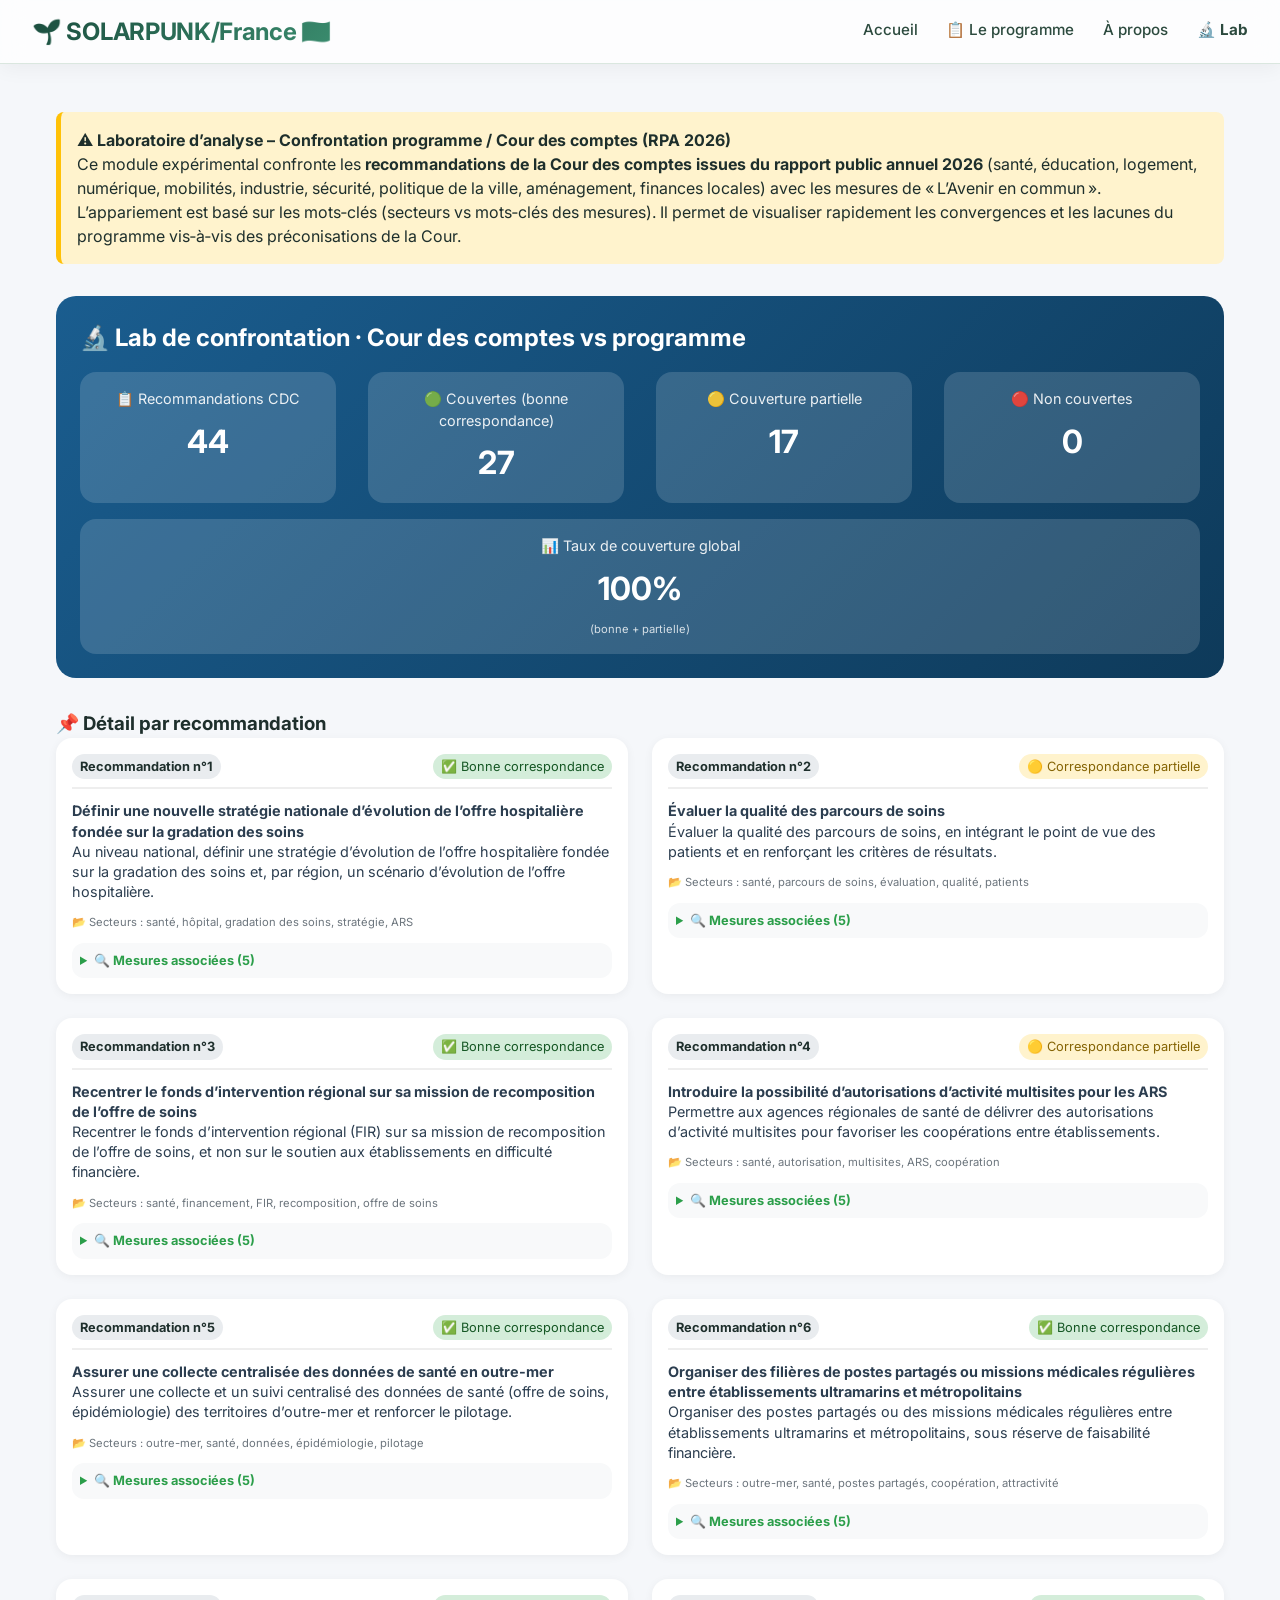
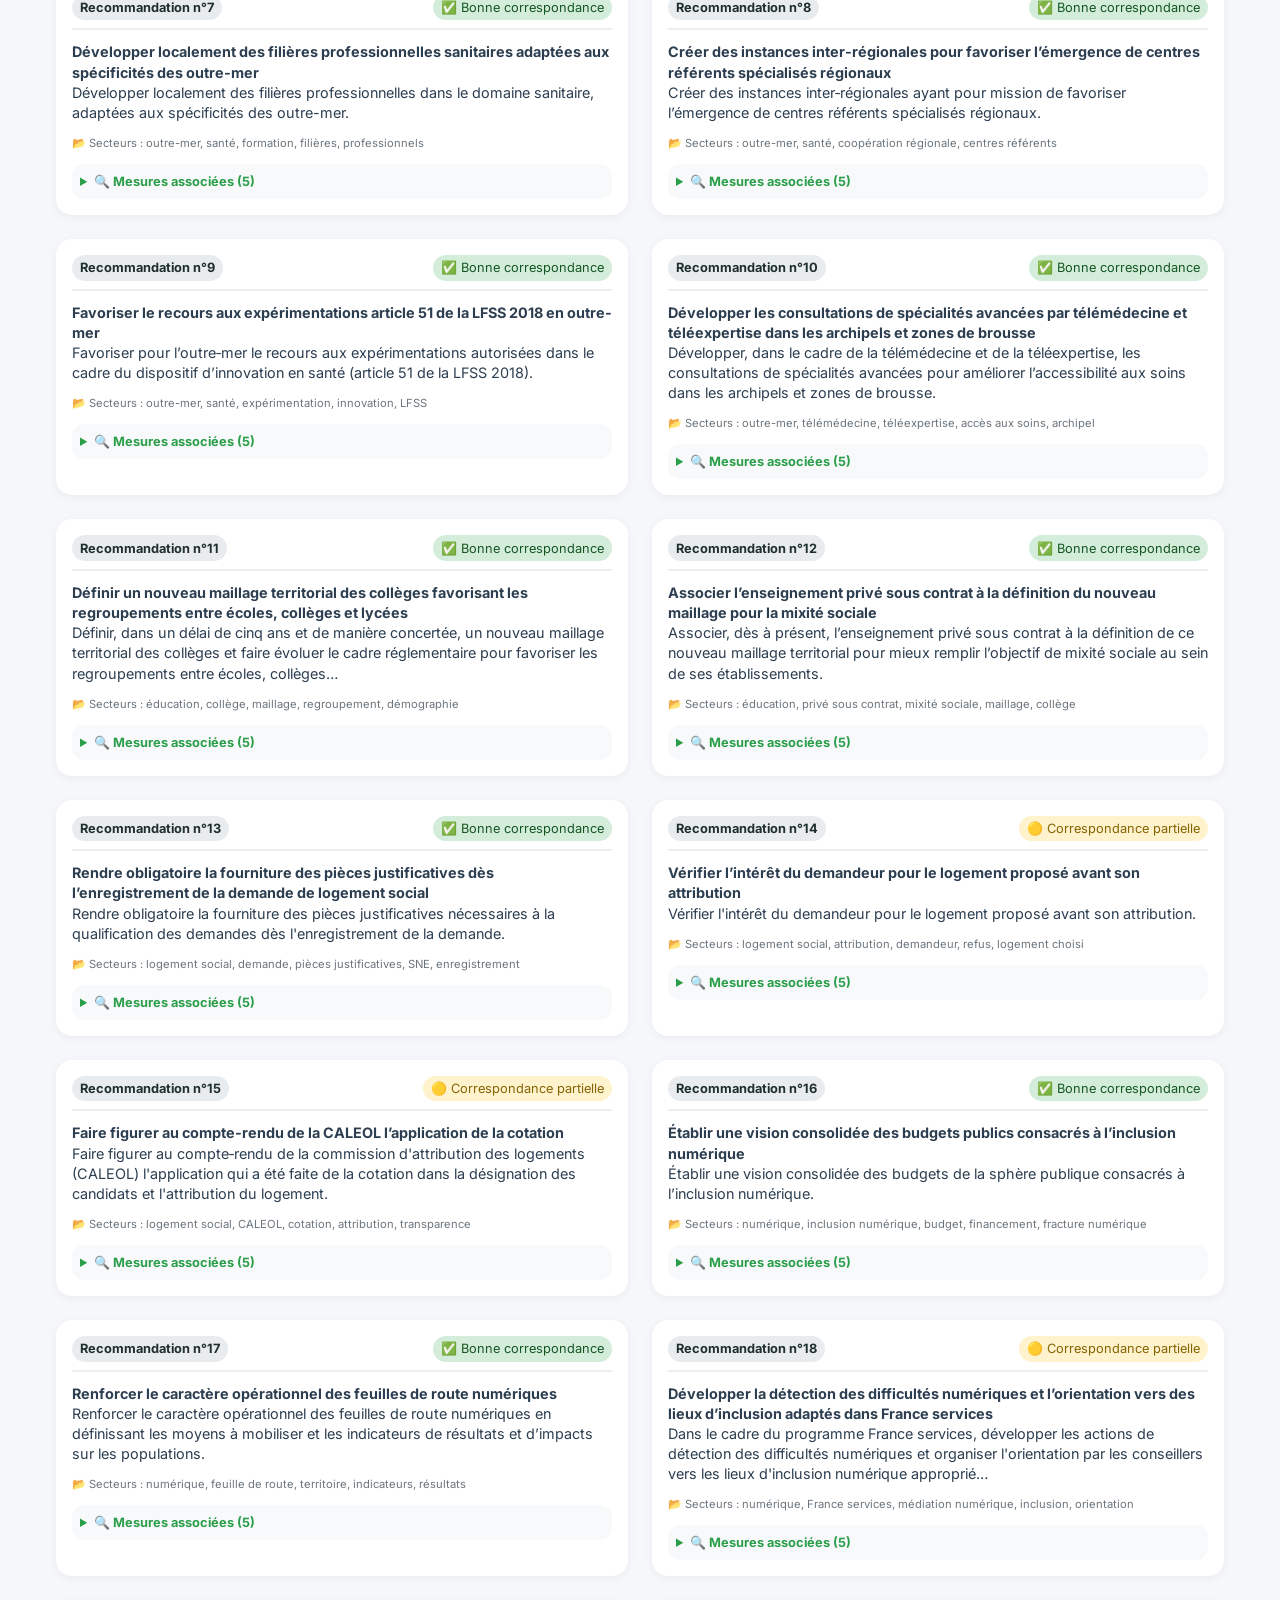
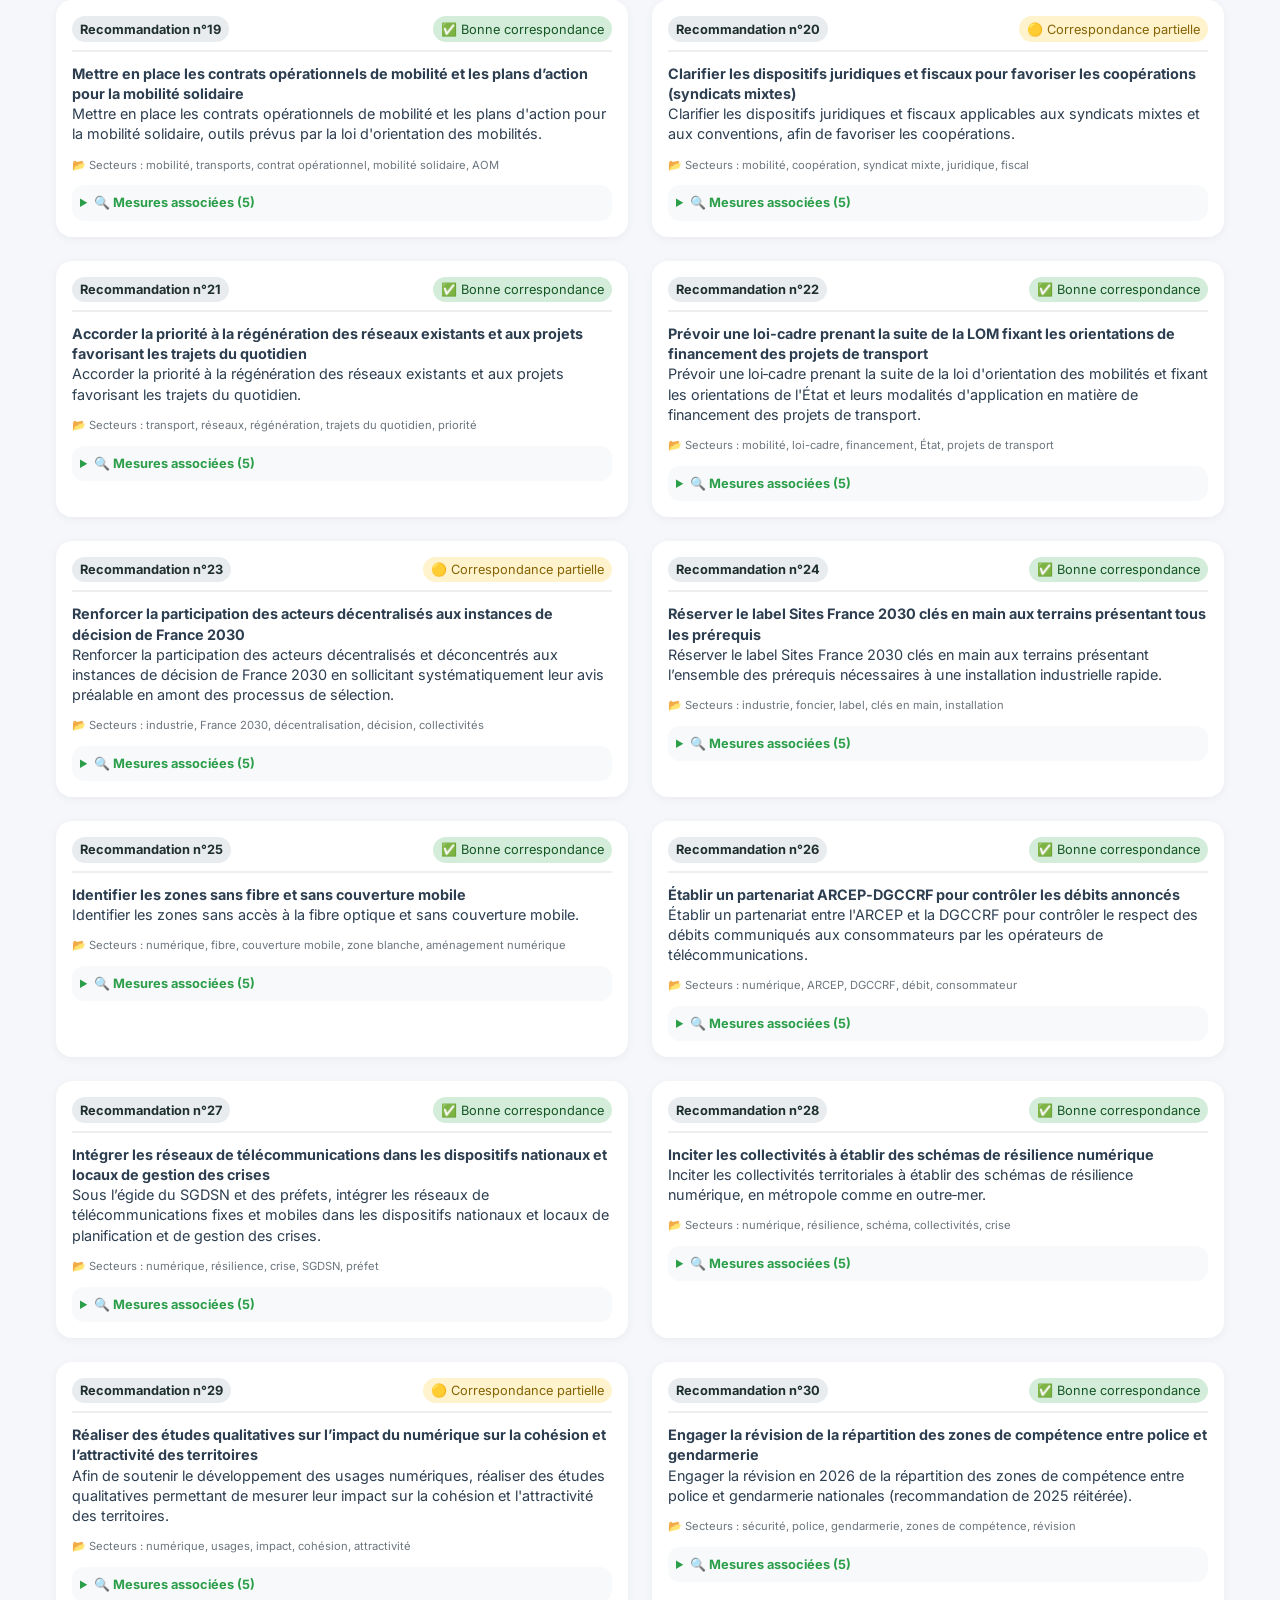
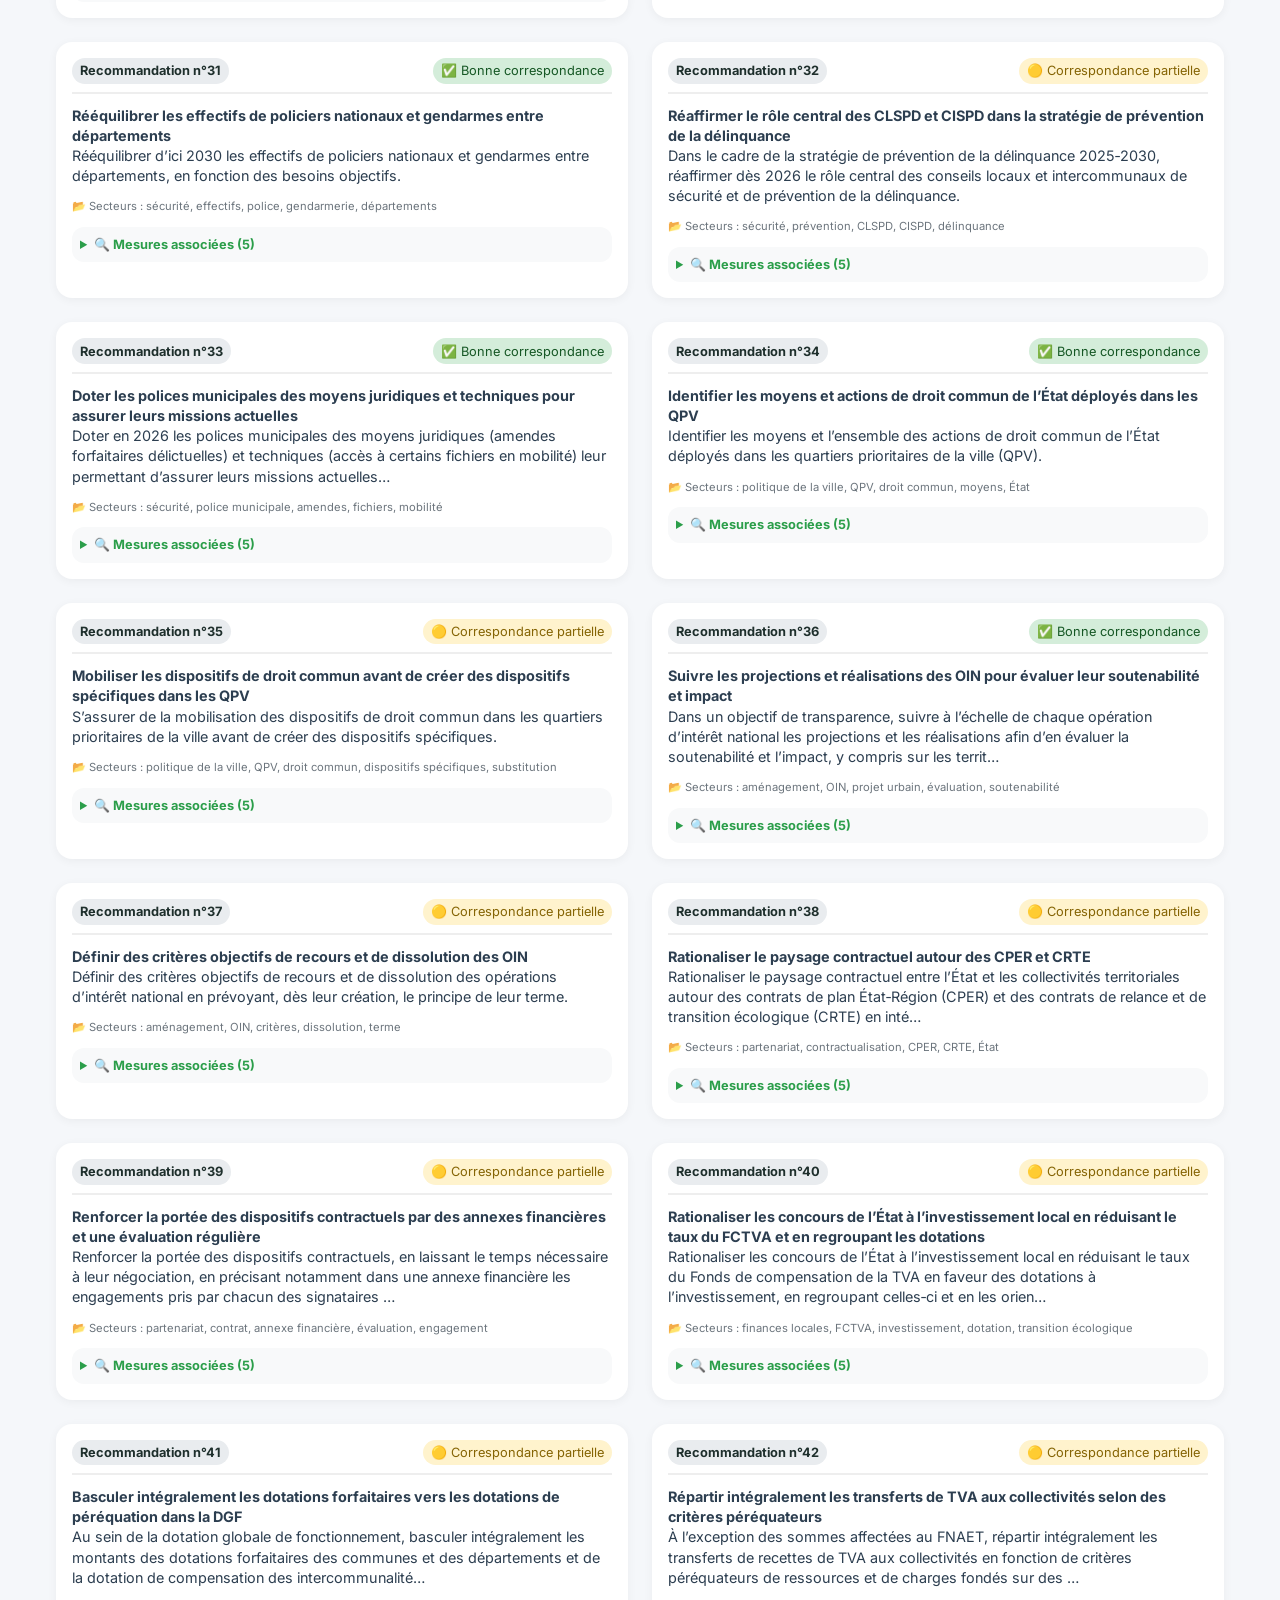
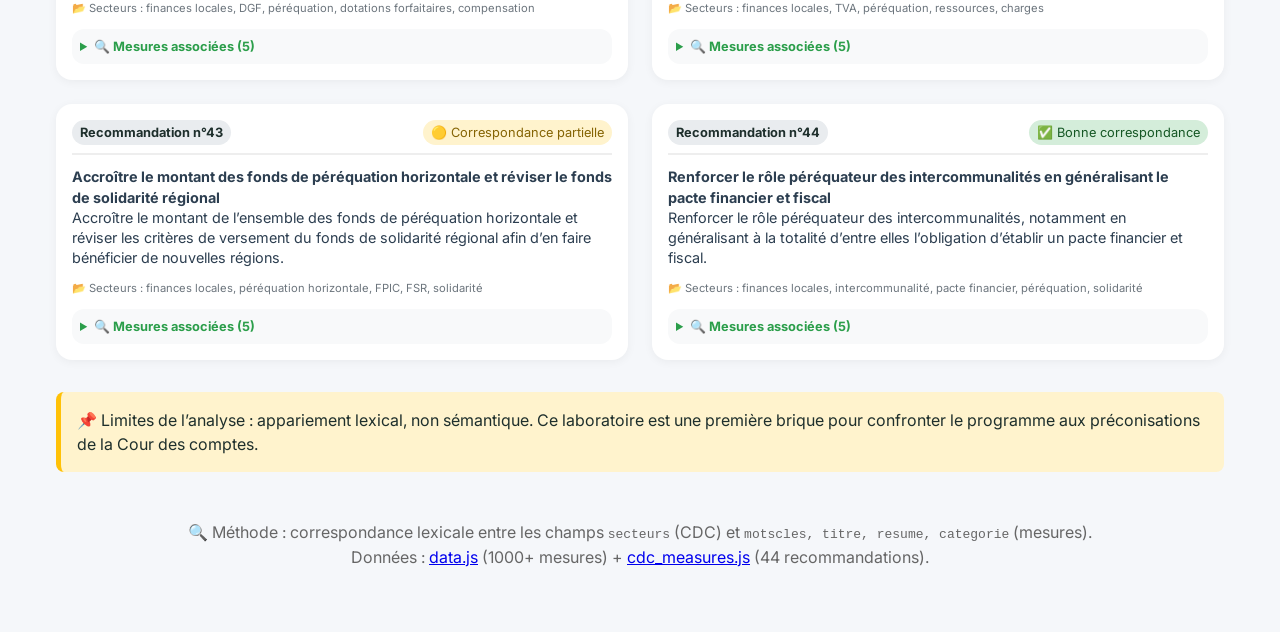
<file: lab-cdc.html>
<!DOCTYPE html>
<html lang="fr">
<head>
    <meta charset="UTF-8">
    <meta name="viewport" content="width=device-width, initial-scale=1.0">
    <title>Lab · Confrontation Cour des comptes – SOLARPUNK/France2100</title>
    <link rel="stylesheet" href="css/style.css">
    <style>
        body { background: #f5f7fa; }
        .lab-container { max-width: 1200px; margin: 2rem auto; padding: 1rem; }
        .total-card { background: linear-gradient(135deg, #1a5d8f, #0e3a5a); color: white; padding: 1.5rem; border-radius: 20px; margin-bottom: 2rem; }
        .total-card h2 { margin: 0 0 1rem 0; font-size: 1.5rem; }
        .totals-row { display: flex; flex-wrap: wrap; gap: 2rem; justify-content: space-between; }
        .total-item { flex: 1; text-align: center; background: rgba(255,255,255,0.15); border-radius: 16px; padding: 1rem; }
        .total-item .label { font-size: 0.9rem; opacity: 0.9; margin-bottom: 0.5rem; }
        .total-item .amount { font-size: 2rem; font-weight: bold; }
        .total-item .note { font-size: 0.7rem; margin-top: 0.5rem; opacity: 0.8; }
        .category-grid { display: grid; grid-template-columns: repeat(auto-fill, minmax(380px, 1fr)); gap: 1.5rem; margin-bottom: 2rem; }
        .recommendation-card { background: white; border-radius: 16px; padding: 1rem; box-shadow: 0 2px 10px rgba(0,0,0,0.05); transition: transform 0.2s; }
        .recommendation-card:hover { transform: translateY(-3px); }
        .rec-header { display: flex; justify-content: space-between; align-items: baseline; border-bottom: 2px solid #eee; padding-bottom: 0.5rem; margin-bottom: 0.75rem; }
        .rec-id { font-weight: bold; background: #e9ecef; padding: 0.2rem 0.5rem; border-radius: 20px; font-size: 0.8rem; }
        .rec-status { font-size: 0.8rem; padding: 0.2rem 0.5rem; border-radius: 20px; }
        .status-good { background: #d4edda; color: #155724; }
        .status-partial { background: #fff3cd; color: #856404; }
        .status-none { background: #f8d7da; color: #721c24; }
        .rec-text { font-size: 0.9rem; margin: 0.75rem 0; color: #2c3e50; line-height: 1.4; }
        .rec-secteurs { font-size: 0.7rem; color: #6c757d; margin-bottom: 0.75rem; }
        .matched-measures { background: #f8f9fa; border-radius: 12px; padding: 0.5rem; margin-top: 0.5rem; font-size: 0.8rem; }
        .matched-measures summary { cursor: pointer; font-weight: bold; color: #2b9e4a; }
        .measure-match { margin-left: 1rem; padding: 0.2rem 0; border-bottom: 1px solid #e9ecef; }
        .suggestion { background: #e7f5ff; border-left: 4px solid #1a5d8f; padding: 0.5rem; margin-top: 0.5rem; font-size: 0.75rem; }
        footer { text-align: center; margin-top: 2rem; padding: 1rem; color: #666; }
        .warning { background: #fff3cd; border-left: 5px solid #ffc107; padding: 1rem; margin-bottom: 2rem; border-radius: 8px; }
    </style>
</head>
<body>
    <script src="js/nav.js"></script>

    <div class="lab-container">
        <div class="warning">
            ⚠️ <strong>Laboratoire d’analyse – Confrontation programme / Cour des comptes (RPA 2026)</strong><br>
            Ce module expérimental confronte les <strong>recommandations de la Cour des comptes issues du rapport public annuel 2026</strong> (santé, éducation, logement, numérique, mobilités, industrie, sécurité, politique de la ville, aménagement, finances locales) avec les mesures de « L’Avenir en commun ».<br>
            L’appariement est basé sur les mots‑clés (secteurs vs mots‑clés des mesures). Il permet de visualiser rapidement les convergences et les lacunes du programme vis‑à‑vis des préconisations de la Cour.
        </div>

        <div id="labContent">
            <div style="text-align: center;">Chargement des données...</div>
        </div>

        <footer>
            🔍 Méthode : correspondance lexicale entre les champs <code>secteurs</code> (CDC) et <code>motscles, titre, resume, categorie</code> (mesures).<br>
            Données : <a href="js/data.js">data.js</a> (1000+ mesures) + <a href="js/cdc_measures.js">cdc_measures.js</a> (44 recommandations).
        </footer>
    </div>

    <script src="js/data.js"></script>
    <script src="js/cdc_measures.js"></script>
    <script>
        (function() {
            if (typeof mesures === 'undefined' || !mesures.length) {
                document.getElementById('labContent').innerHTML = '<div class="warning">❌ Base de données des mesures non chargée.</div>';
                return;
            }
            if (typeof cdcRecommendations === 'undefined' || !cdcRecommendations.length) {
                document.getElementById('labContent').innerHTML = '<div class="warning">❌ Recommandations de la Cour des comptes non chargées.</div>';
                return;
            }

            // Fonction de scoring lexicale (identique à lab-hcc)
            function matchMeasureWithRecommendation(measure, rec) {
                let score = 0;
                const textToSearch = (measure.titre + ' ' + (measure.resume || '') + ' ' + (measure.motscles || []).join(' ') + ' ' + (measure.categorie || '')).toLowerCase();
                const recSectors = (rec.secteurs || []).join(' ').toLowerCase();
                const recText = (rec.description || '').toLowerCase();
                
                if (recSectors.length > 0) {
                    const sectorsArray = rec.secteurs.map(s => s.toLowerCase());
                    for (let s of sectorsArray) {
                        if (textToSearch.includes(s)) score += 2;
                    }
                }
                // Mots importants de la description (premiers mots)
                const importantWords = recText.split(' ').slice(0, 15).join(' ').toLowerCase();
                if (textToSearch.includes(importantWords.substring(0, 50))) score += 1;
                
                // Bonus si catégorie correspond (ex: ecologie, transports...)
                if (rec.secteurs.some(s => measure.categorie === s)) score += 3;
                
                return score;
            }

            // Pour chaque recommandation, trouver les mesures avec score > 0
            const recommendationsWithMatches = cdcRecommendations.map(rec => {
                const matches = [];
                for (let measure of mesures) {
                    const score = matchMeasureWithRecommendation(measure, rec);
                    if (score > 0) {
                        matches.push({
                            id: measure.id,
                            titre: measure.titre,
                            categorie: measure.categorie,
                            score: score
                        });
                    }
                }
                matches.sort((a,b) => b.score - a.score);
                const topMatches = matches.slice(0,5);
                const status = topMatches.length === 0 ? 'none' : (topMatches[0].score >= 3 ? 'good' : 'partial');
                return { ...rec, matches: topMatches, status };
            });

            const totalRec = recommendationsWithMatches.length;
            const good = recommendationsWithMatches.filter(r => r.status === 'good').length;
            const partial = recommendationsWithMatches.filter(r => r.status === 'partial').length;
            const none = recommendationsWithMatches.filter(r => r.status === 'none').length;
            const coveragePercent = Math.round((good + partial) / totalRec * 100);

            let html = `
                <div class="total-card">
                    <h2>🔬 Lab de confrontation · Cour des comptes vs programme</h2>
                    <div class="totals-row">
                        <div class="total-item"><div class="label">📋 Recommandations CDC</div><div class="amount">${totalRec}</div></div>
                        <div class="total-item"><div class="label">🟢 Couvertes (bonne correspondance)</div><div class="amount">${good}</div></div>
                        <div class="total-item"><div class="label">🟡 Couverture partielle</div><div class="amount">${partial}</div></div>
                        <div class="total-item"><div class="label">🔴 Non couvertes</div><div class="amount">${none}</div></div>
                    </div>
                    <div class="totals-row" style="margin-top:1rem">
                        <div class="total-item"><div class="label">📊 Taux de couverture global</div><div class="amount">${coveragePercent}%</div><div class="note">(bonne + partielle)</div></div>
                    </div>
                </div>
                <h3>📌 Détail par recommandation</h3>
                <div class="category-grid">
            `;

            for (let rec of recommendationsWithMatches) {
                let statusClass = rec.status === 'good' ? 'status-good' : (rec.status === 'partial' ? 'status-partial' : 'status-none');
                let statusText = rec.status === 'good' ? '✅ Bonne correspondance' : (rec.status === 'partial' ? '🟡 Correspondance partielle' : '❌ Aucune mesure trouvée');
                html += `
                    <div class="recommendation-card">
                        <div class="rec-header">
                            <span class="rec-id">Recommandation n°${rec.id}</span>
                            <span class="rec-status ${statusClass}">${statusText}</span>
                        </div>
                        <div class="rec-text"><strong>${rec.title}</strong><br>${rec.description.substring(0,200)}${rec.description.length>200?'…':''}</div>
                        <div class="rec-secteurs">📂 Secteurs : ${(rec.secteurs || []).join(', ')}</div>
                `;
                if (rec.matches.length > 0) {
                    html += `<details class="matched-measures">
                                <summary>🔍 Mesures associées (${rec.matches.length})</summary>`;
                    for (let m of rec.matches) {
                        html += `<div class="measure-match"><strong>${m.titre}</strong> (${m.categorie}) – score ${m.score}</div>`;
                    }
                    html += `</details>`;
                } else {
                    html += `<div class="suggestion">
                                💡 <strong>Piste d’amélioration</strong><br>
                                Aucune mesure existante ne couvre cette recommandation. 
                                Pistes : ${rec.secteurs.slice(0,3).join(', ')}.
                            </div>`;
                }
                html += `</div>`;
            }

            html += `</div><div class="warning">📌 Limites de l’analyse : appariement lexical, non sémantique. Ce laboratoire est une première brique pour confronter le programme aux préconisations de la Cour des comptes.</div>`;
            document.getElementById('labContent').innerHTML = html;
        })();
    </script>
</body>
</html>
</file>
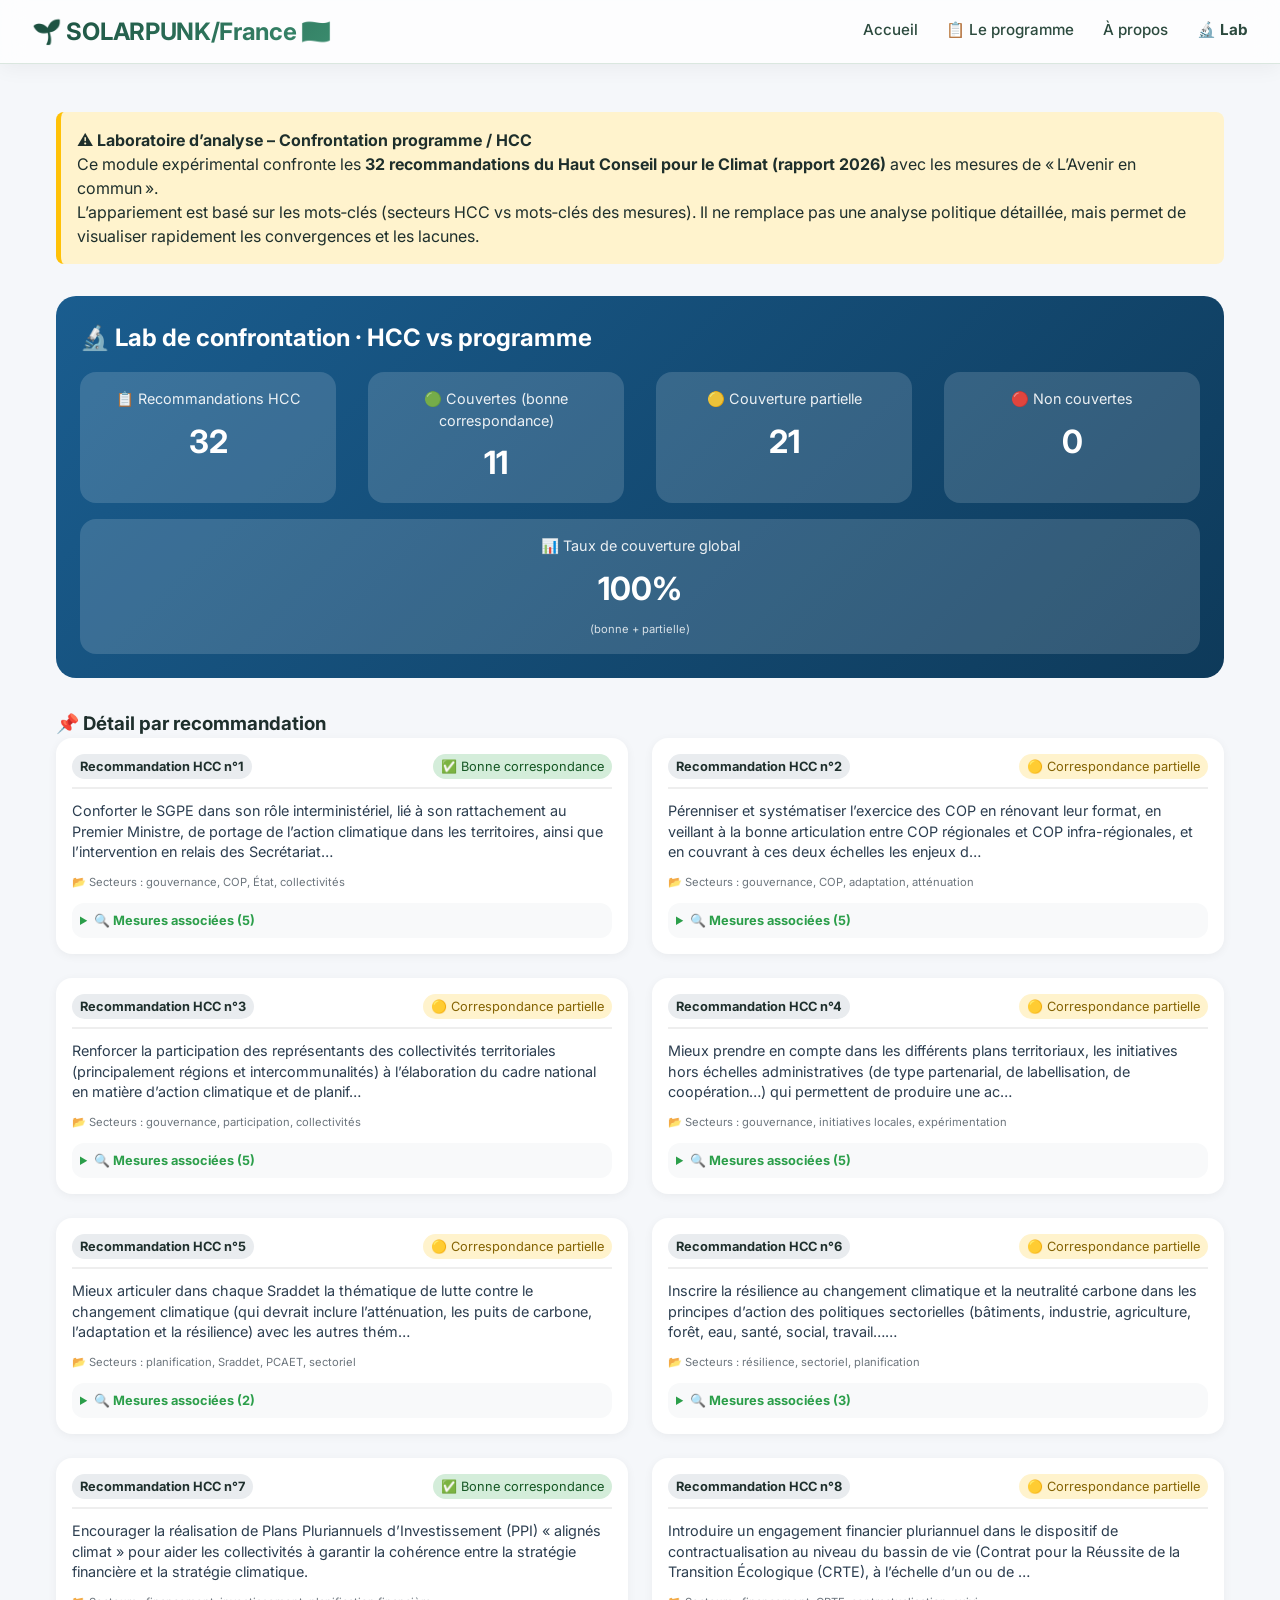
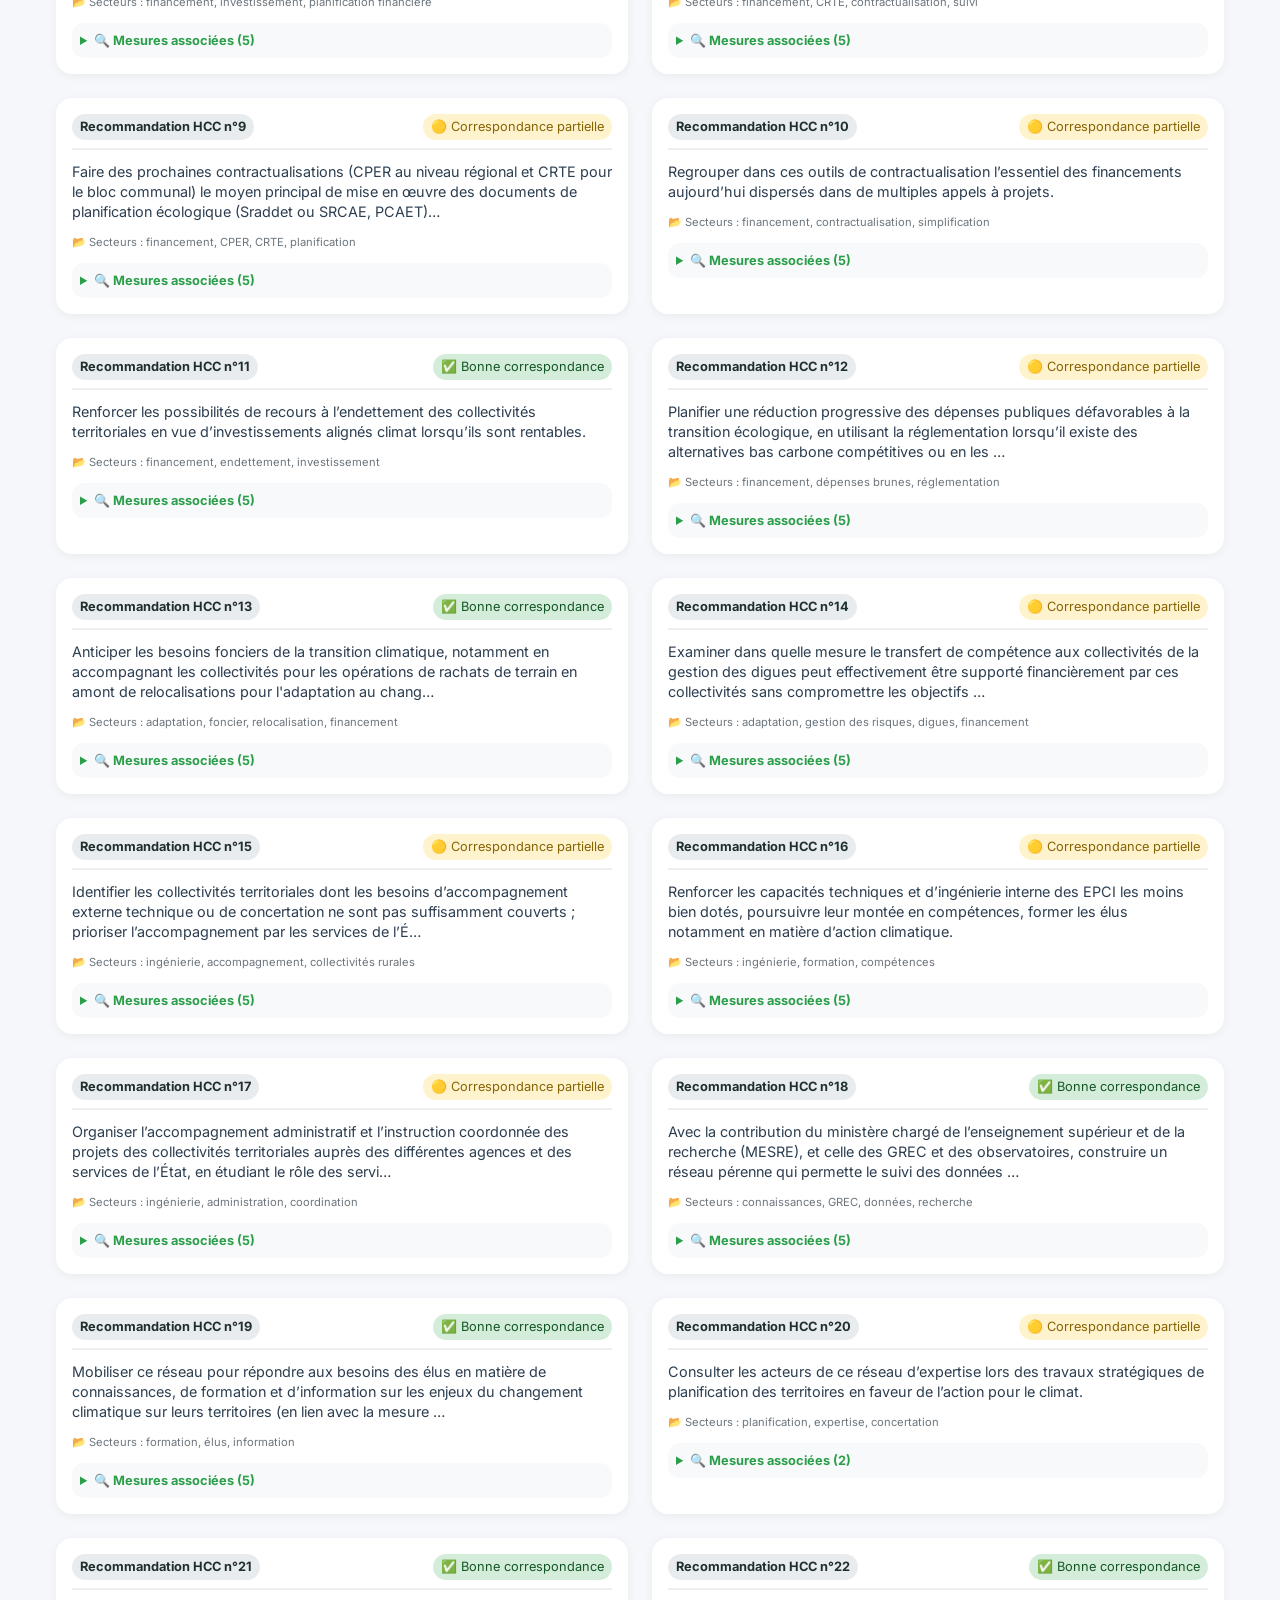
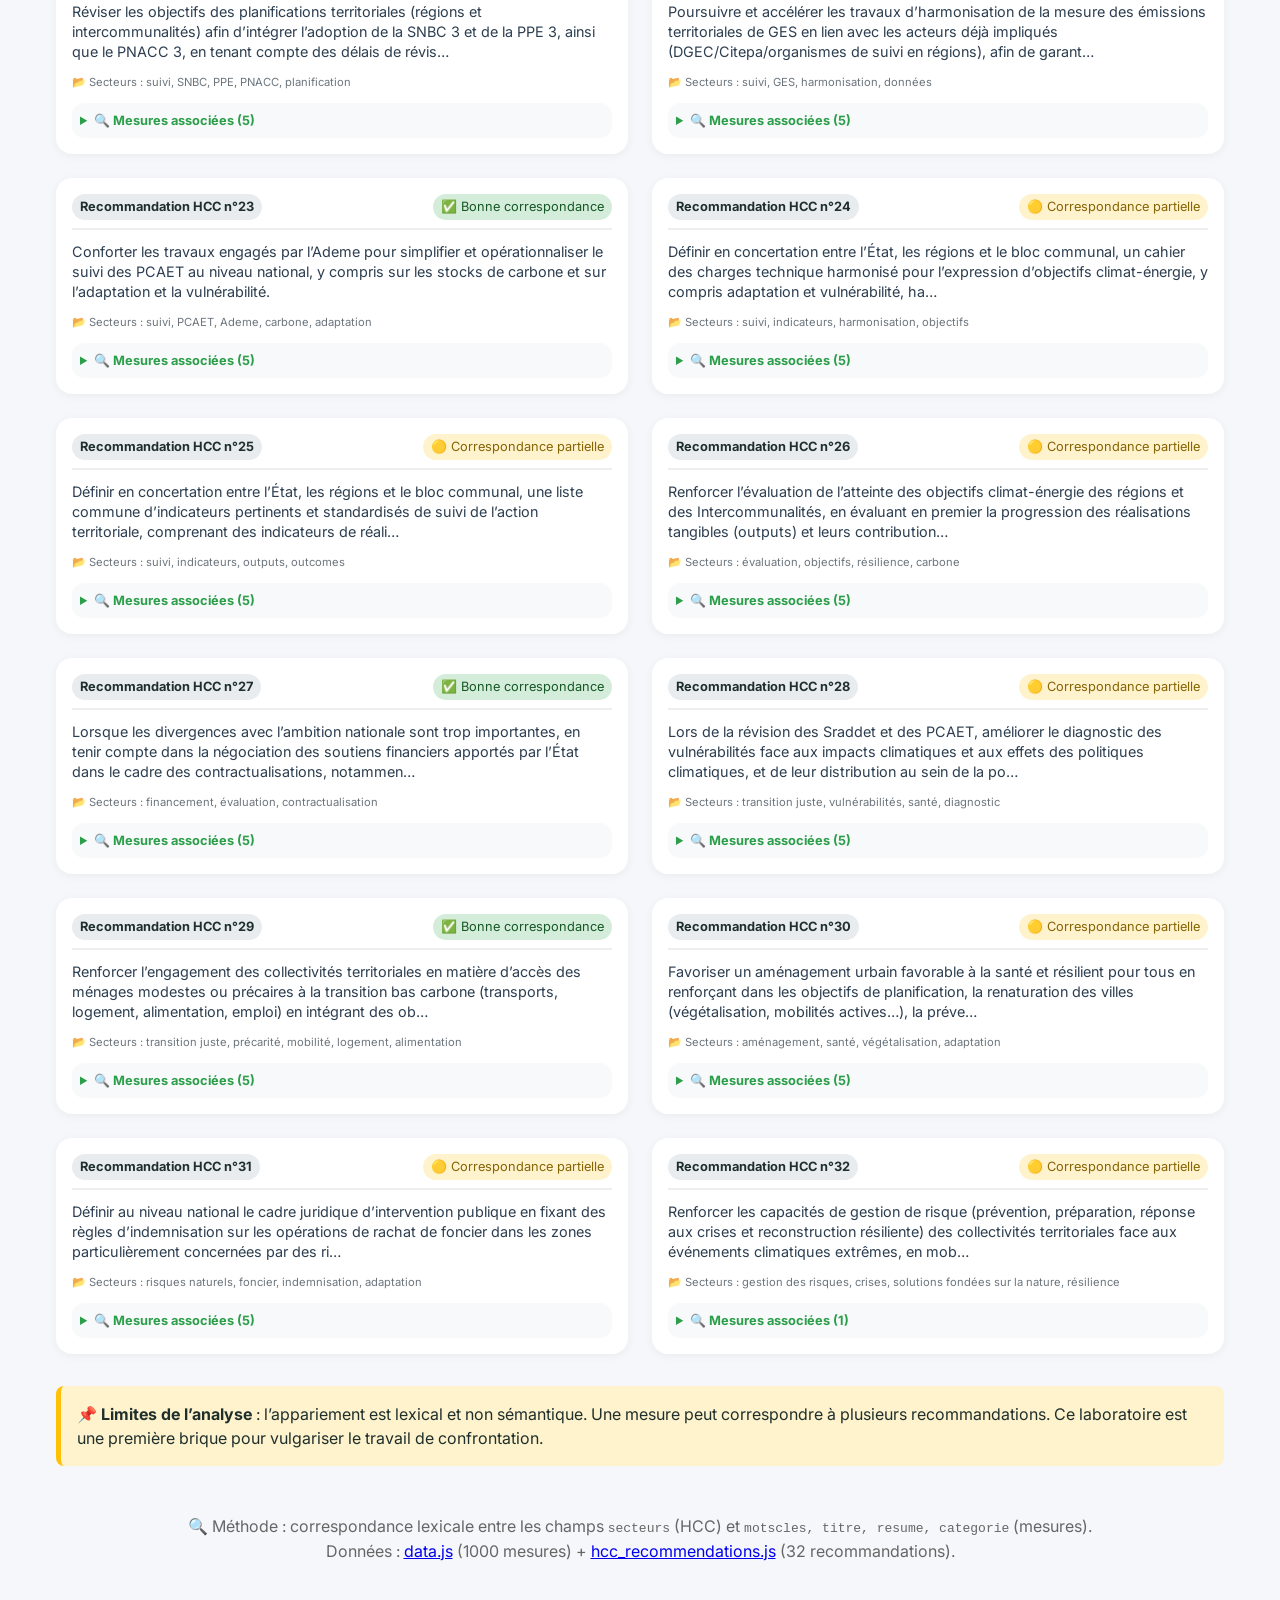
<file: lab-hcc.html>
<!DOCTYPE html>
<html lang="fr">
<head>
    <meta charset="UTF-8">
    <meta name="viewport" content="width=device-width, initial-scale=1.0">
    <title>Lab · Confrontation HCC – L'Avenir en commun</title>
    <link rel="stylesheet" href="css/style.css">
    <style>
        body {
            background: #f5f7fa;
        }
        .lab-container {
            max-width: 1200px;
            margin: 2rem auto;
            padding: 1rem;
        }
        .total-card {
            background: linear-gradient(135deg, #1a5d8f, #0e3a5a);
            color: white;
            padding: 1.5rem;
            border-radius: 20px;
            margin-bottom: 2rem;
        }
        .total-card h2 {
            margin: 0 0 1rem 0;
            font-size: 1.5rem;
        }
        .totals-row {
            display: flex;
            flex-wrap: wrap;
            gap: 2rem;
            justify-content: space-between;
        }
        .total-item {
            flex: 1;
            text-align: center;
            background: rgba(255,255,255,0.15);
            border-radius: 16px;
            padding: 1rem;
        }
        .total-item .label {
            font-size: 0.9rem;
            opacity: 0.9;
            margin-bottom: 0.5rem;
        }
        .total-item .amount {
            font-size: 2rem;
            font-weight: bold;
        }
        .total-item .note {
            font-size: 0.7rem;
            margin-top: 0.5rem;
            opacity: 0.8;
        }
        .category-grid {
            display: grid;
            grid-template-columns: repeat(auto-fill, minmax(380px, 1fr));
            gap: 1.5rem;
            margin-bottom: 2rem;
        }
        .recommendation-card {
            background: white;
            border-radius: 16px;
            padding: 1rem;
            box-shadow: 0 2px 10px rgba(0,0,0,0.05);
            transition: transform 0.2s;
        }
        .recommendation-card:hover {
            transform: translateY(-3px);
        }
        .rec-header {
            display: flex;
            justify-content: space-between;
            align-items: baseline;
            border-bottom: 2px solid #eee;
            padding-bottom: 0.5rem;
            margin-bottom: 0.75rem;
        }
        .rec-id {
            font-weight: bold;
            background: #e9ecef;
            padding: 0.2rem 0.5rem;
            border-radius: 20px;
            font-size: 0.8rem;
        }
        .rec-status {
            font-size: 0.8rem;
            padding: 0.2rem 0.5rem;
            border-radius: 20px;
        }
        .status-good { background: #d4edda; color: #155724; }
        .status-partial { background: #fff3cd; color: #856404; }
        .status-none { background: #f8d7da; color: #721c24; }
        .rec-text {
            font-size: 0.9rem;
            margin: 0.75rem 0;
            color: #2c3e50;
            line-height: 1.4;
        }
        .rec-secteurs {
            font-size: 0.7rem;
            color: #6c757d;
            margin-bottom: 0.75rem;
        }
        .matched-measures {
            background: #f8f9fa;
            border-radius: 12px;
            padding: 0.5rem;
            margin-top: 0.5rem;
            font-size: 0.8rem;
        }
        .matched-measures summary {
            cursor: pointer;
            font-weight: bold;
            color: #2b9e4a;
        }
        .measure-match {
            margin-left: 1rem;
            padding: 0.2rem 0;
            border-bottom: 1px solid #e9ecef;
        }
        .suggestion {
            background: #e7f5ff;
            border-left: 4px solid #1a5d8f;
            padding: 0.5rem;
            margin-top: 0.5rem;
            font-size: 0.75rem;
        }
        footer {
            text-align: center;
            margin-top: 2rem;
            padding: 1rem;
            color: #666;
        }
        .warning {
            background: #fff3cd;
            border-left: 5px solid #ffc107;
            padding: 1rem;
            margin-bottom: 2rem;
            border-radius: 8px;
        }
    </style>
</head>
<body>
    <script src="js/nav.js"></script>

    <div class="lab-container">
        <div class="warning">
            ⚠️ <strong>Laboratoire d’analyse – Confrontation programme / HCC</strong><br>
            Ce module expérimental confronte les <strong>32 recommandations du Haut Conseil pour le Climat (rapport 2026)</strong> avec les mesures de « L’Avenir en commun ».<br>
            L’appariement est basé sur les mots‑clés (secteurs HCC vs mots‑clés des mesures). Il ne remplace pas une analyse politique détaillée, mais permet de visualiser rapidement les convergences et les lacunes.
        </div>

        <div id="labContent">
            <div style="text-align: center;">Chargement des données...</div>
        </div>

        <footer>
            🔍 Méthode : correspondance lexicale entre les champs <code>secteurs</code> (HCC) et <code>motscles, titre, resume, categorie</code> (mesures).<br>
            Données : <a href="js/data.js">data.js</a> (1000 mesures) + <a href="js/hcc_recommendations.js">hcc_recommendations.js</a> (32 recommandations).
        </footer>
    </div>

    <script src="js/data.js"></script>
    <script src="js/hcc_recommendations.js"></script>
    <script>
        (function() {
            if (typeof mesures === 'undefined' || !mesures.length) {
                document.getElementById('labContent').innerHTML = '<div class="warning">❌ Base de données des mesures non chargée.</div>';
                return;
            }
            if (typeof hccRecommendations === 'undefined' || !hccRecommendations.length) {
                document.getElementById('labContent').innerHTML = '<div class="warning">❌ Recommandations HCC non chargées.</div>';
                return;
            }

            // Fonction de scoring simple
            function matchMeasureWithRecommendation(measure, rec) {
                let score = 0;
                const textToSearch = (measure.titre + ' ' + (measure.resume || '') + ' ' + (measure.motscles || []).join(' ') + ' ' + (measure.categorie || '')).toLowerCase();
                const recSectors = (rec.secteurs || []).join(' ').toLowerCase();
                const recText = (rec.text || '').toLowerCase();
                
                // Mots-clés du HCC
                if (recSectors.length > 0) {
                    const sectorsArray = rec.secteurs.map(s => s.toLowerCase());
                    for (let s of sectorsArray) {
                        if (textToSearch.includes(s)) score += 2;
                    }
                }
                // Mots importants de la recommandation (premiers mots)
                const importantWords = recText.split(' ').slice(0, 15).join(' ').toLowerCase();
                if (textToSearch.includes(importantWords.substring(0, 50))) score += 1;
                
                // Bonus si catégorie correspond (ex: ecologie, transports...)
                if (rec.secteurs.some(s => measure.categorie === s)) score += 3;
                
                return score;
            }

            // Pour chaque recommandation, trouver les mesures avec score > 0
            const recommendationsWithMatches = hccRecommendations.map(rec => {
                const matches = [];
                for (let measure of mesures) {
                    const score = matchMeasureWithRecommendation(measure, rec);
                    if (score > 0) {
                        matches.push({
                            id: measure.id,
                            titre: measure.titre,
                            categorie: measure.categorie,
                            score: score
                        });
                    }
                }
                // Trier par score décroissant, garder les 5 meilleures
                matches.sort((a,b) => b.score - a.score);
                const topMatches = matches.slice(0,5);
                const status = topMatches.length === 0 ? 'none' : (topMatches[0].score >= 3 ? 'good' : 'partial');
                return { ...rec, matches: topMatches, status };
            });

            // Statistiques globales
            const totalRec = recommendationsWithMatches.length;
            const good = recommendationsWithMatches.filter(r => r.status === 'good').length;
            const partial = recommendationsWithMatches.filter(r => r.status === 'partial').length;
            const none = recommendationsWithMatches.filter(r => r.status === 'none').length;
            const coveragePercent = Math.round((good + partial) / totalRec * 100);

            // Construction HTML
            let html = `
                <div class="total-card">
                    <h2>🔬 Lab de confrontation · HCC vs programme</h2>
                    <div class="totals-row">
                        <div class="total-item">
                            <div class="label">📋 Recommandations HCC</div>
                            <div class="amount">${totalRec}</div>
                        </div>
                        <div class="total-item">
                            <div class="label">🟢 Couvertes (bonne correspondance)</div>
                            <div class="amount">${good}</div>
                        </div>
                        <div class="total-item">
                            <div class="label">🟡 Couverture partielle</div>
                            <div class="amount">${partial}</div>
                        </div>
                        <div class="total-item">
                            <div class="label">🔴 Non couvertes</div>
                            <div class="amount">${none}</div>
                        </div>
                    </div>
                    <div class="totals-row" style="margin-top: 1rem;">
                        <div class="total-item">
                            <div class="label">📊 Taux de couverture global</div>
                            <div class="amount">${coveragePercent}%</div>
                            <div class="note">(bonne + partielle)</div>
                        </div>
                    </div>
                </div>

                <h3>📌 Détail par recommandation</h3>
                <div class="category-grid">
            `;

            for (let rec of recommendationsWithMatches) {
                let statusClass = '';
                let statusText = '';
                if (rec.status === 'good') {
                    statusClass = 'status-good';
                    statusText = '✅ Bonne correspondance';
                } else if (rec.status === 'partial') {
                    statusClass = 'status-partial';
                    statusText = '🟡 Correspondance partielle';
                } else {
                    statusClass = 'status-none';
                    statusText = '❌ Aucune mesure trouvée';
                }

                html += `
                    <div class="recommendation-card">
                        <div class="rec-header">
                            <span class="rec-id">Recommandation HCC n°${rec.id}</span>
                            <span class="rec-status ${statusClass}">${statusText}</span>
                        </div>
                        <div class="rec-text">${rec.text.substring(0, 200)}${rec.text.length > 200 ? '…' : ''}</div>
                        <div class="rec-secteurs">📂 Secteurs : ${(rec.secteurs || []).join(', ')}</div>
                `;

                if (rec.matches.length > 0) {
                    html += `<details class="matched-measures">
                                <summary>🔍 Mesures associées (${rec.matches.length})</summary>`;
                    for (let m of rec.matches) {
                        html += `<div class="measure-match">
                                    <strong>${m.titre}</strong> (${m.categorie}) – score ${m.score}
                                 </div>`;
                    }
                    html += `</details>`;
                } else {
                    html += `<div class="suggestion">
                                💡 <strong>Piste d’amélioration</strong><br>
                                Aucune mesure existante ne couvre cette recommandation. 
                                Il pourrait être utile d’ajouter un engagement sur : ${rec.secteurs.slice(0,3).join(', ')}.
                            </div>`;
                }

                html += `</div>`;
            }

            html += `</div>`;
            html += `<div class="warning">
                        📌 <strong>Limites de l’analyse</strong> : l’appariement est lexical et non sémantique. 
                        Une mesure peut correspondre à plusieurs recommandations. Ce laboratoire est une première brique pour vulgariser le travail de confrontation.
                    </div>`;

            document.getElementById('labContent').innerHTML = html;
        })();
    </script>
</body>
</html>
</file>
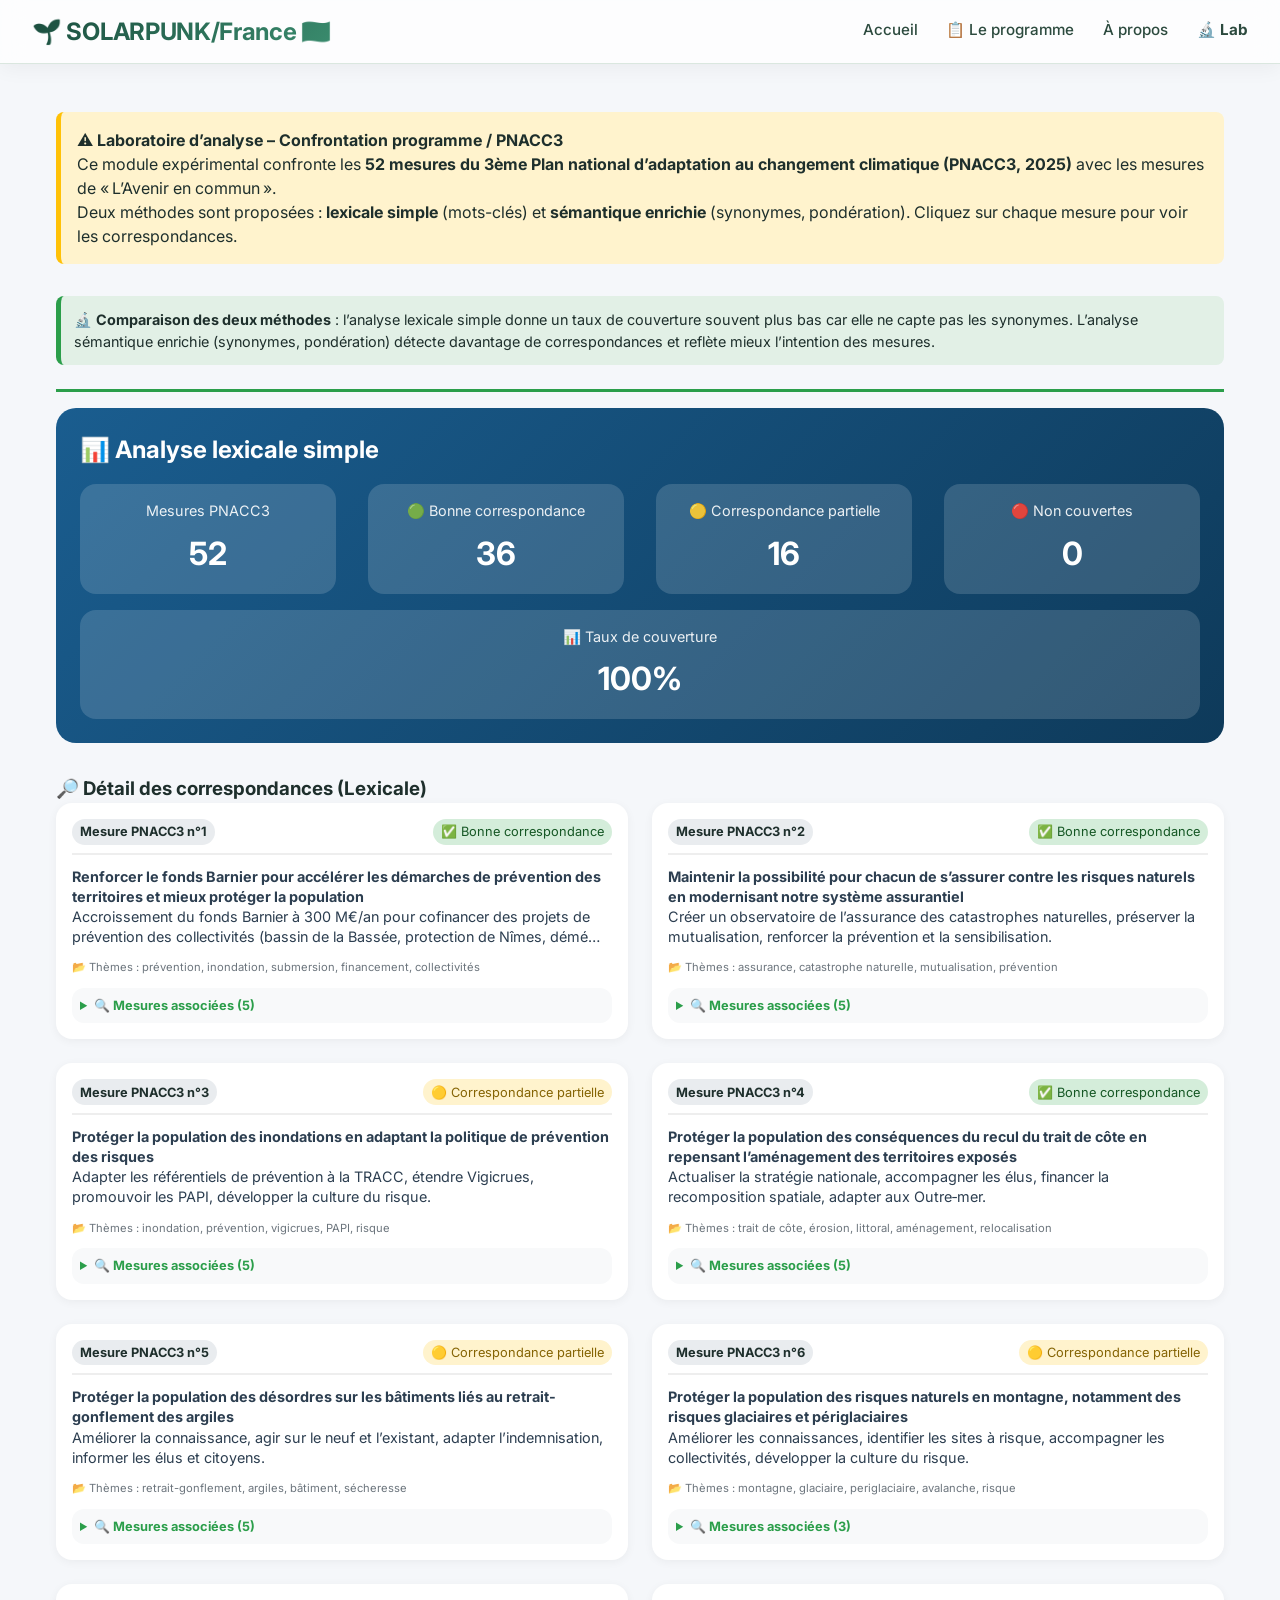
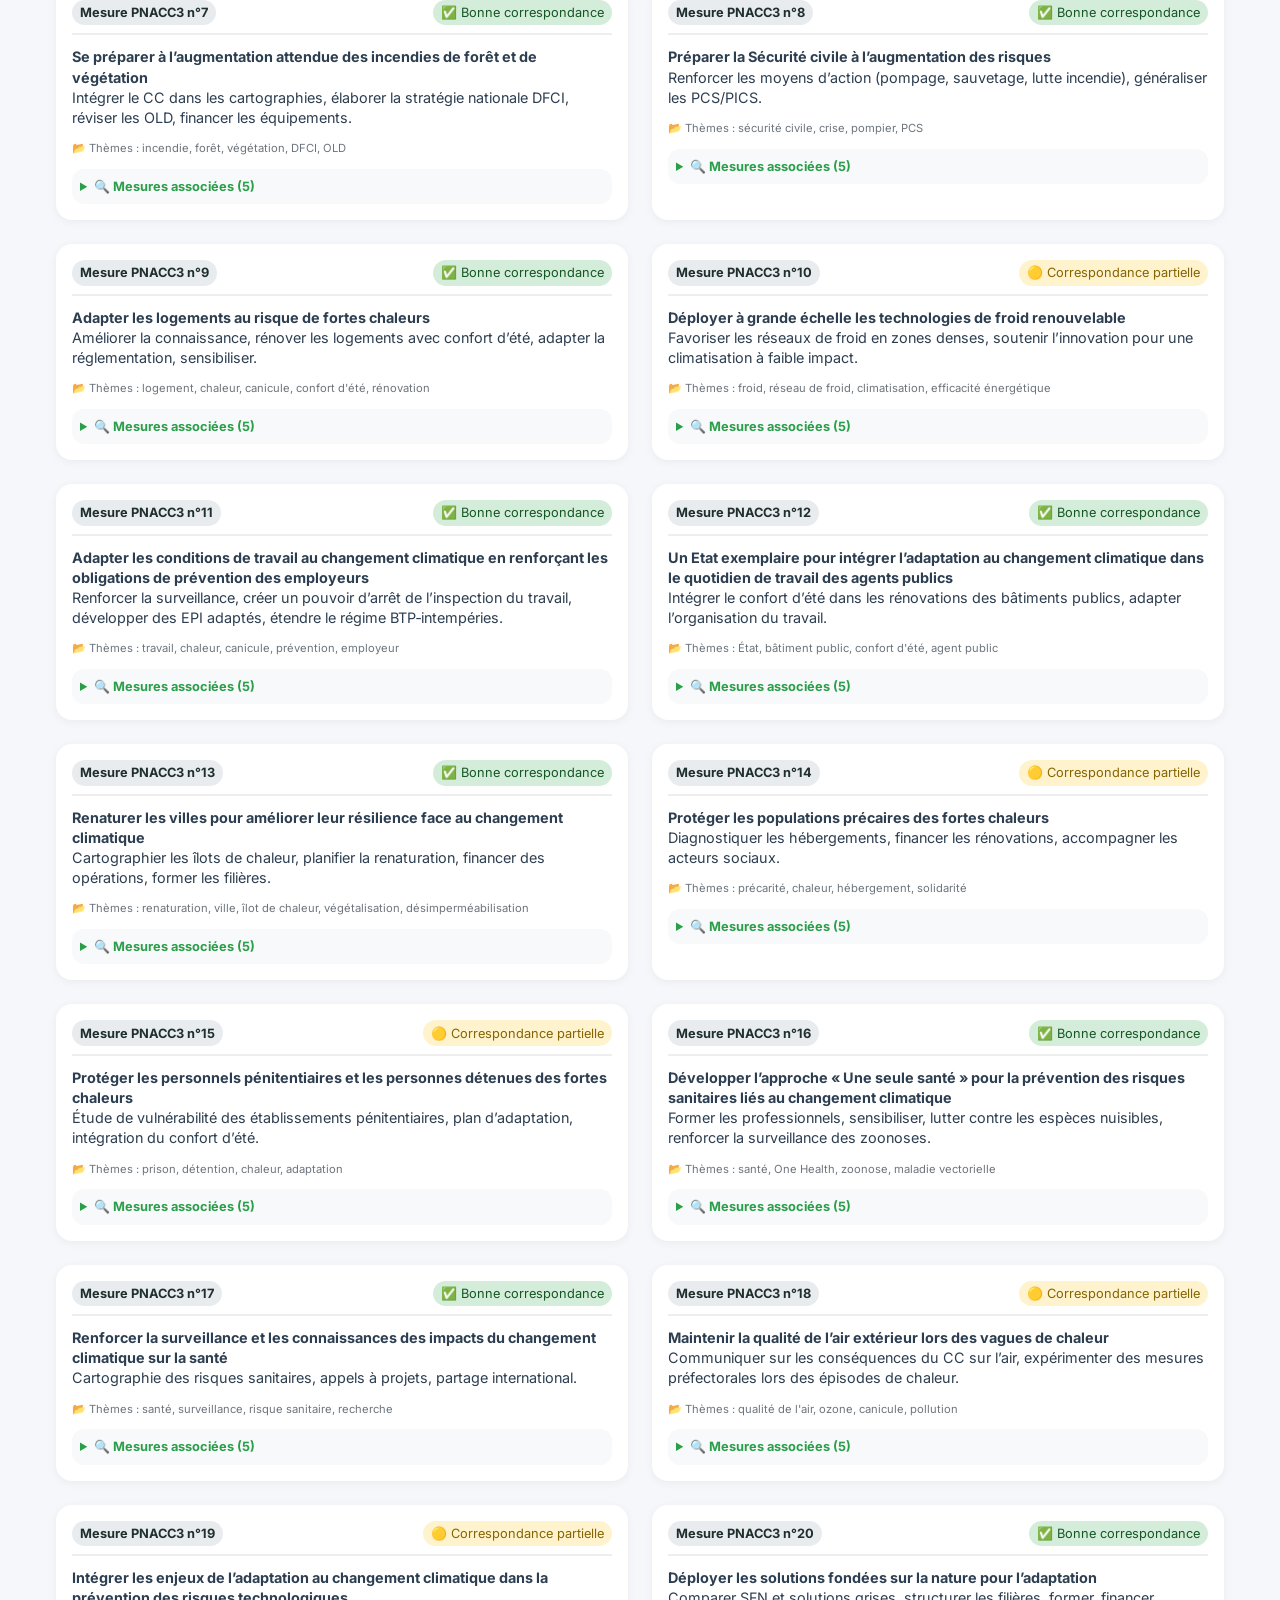
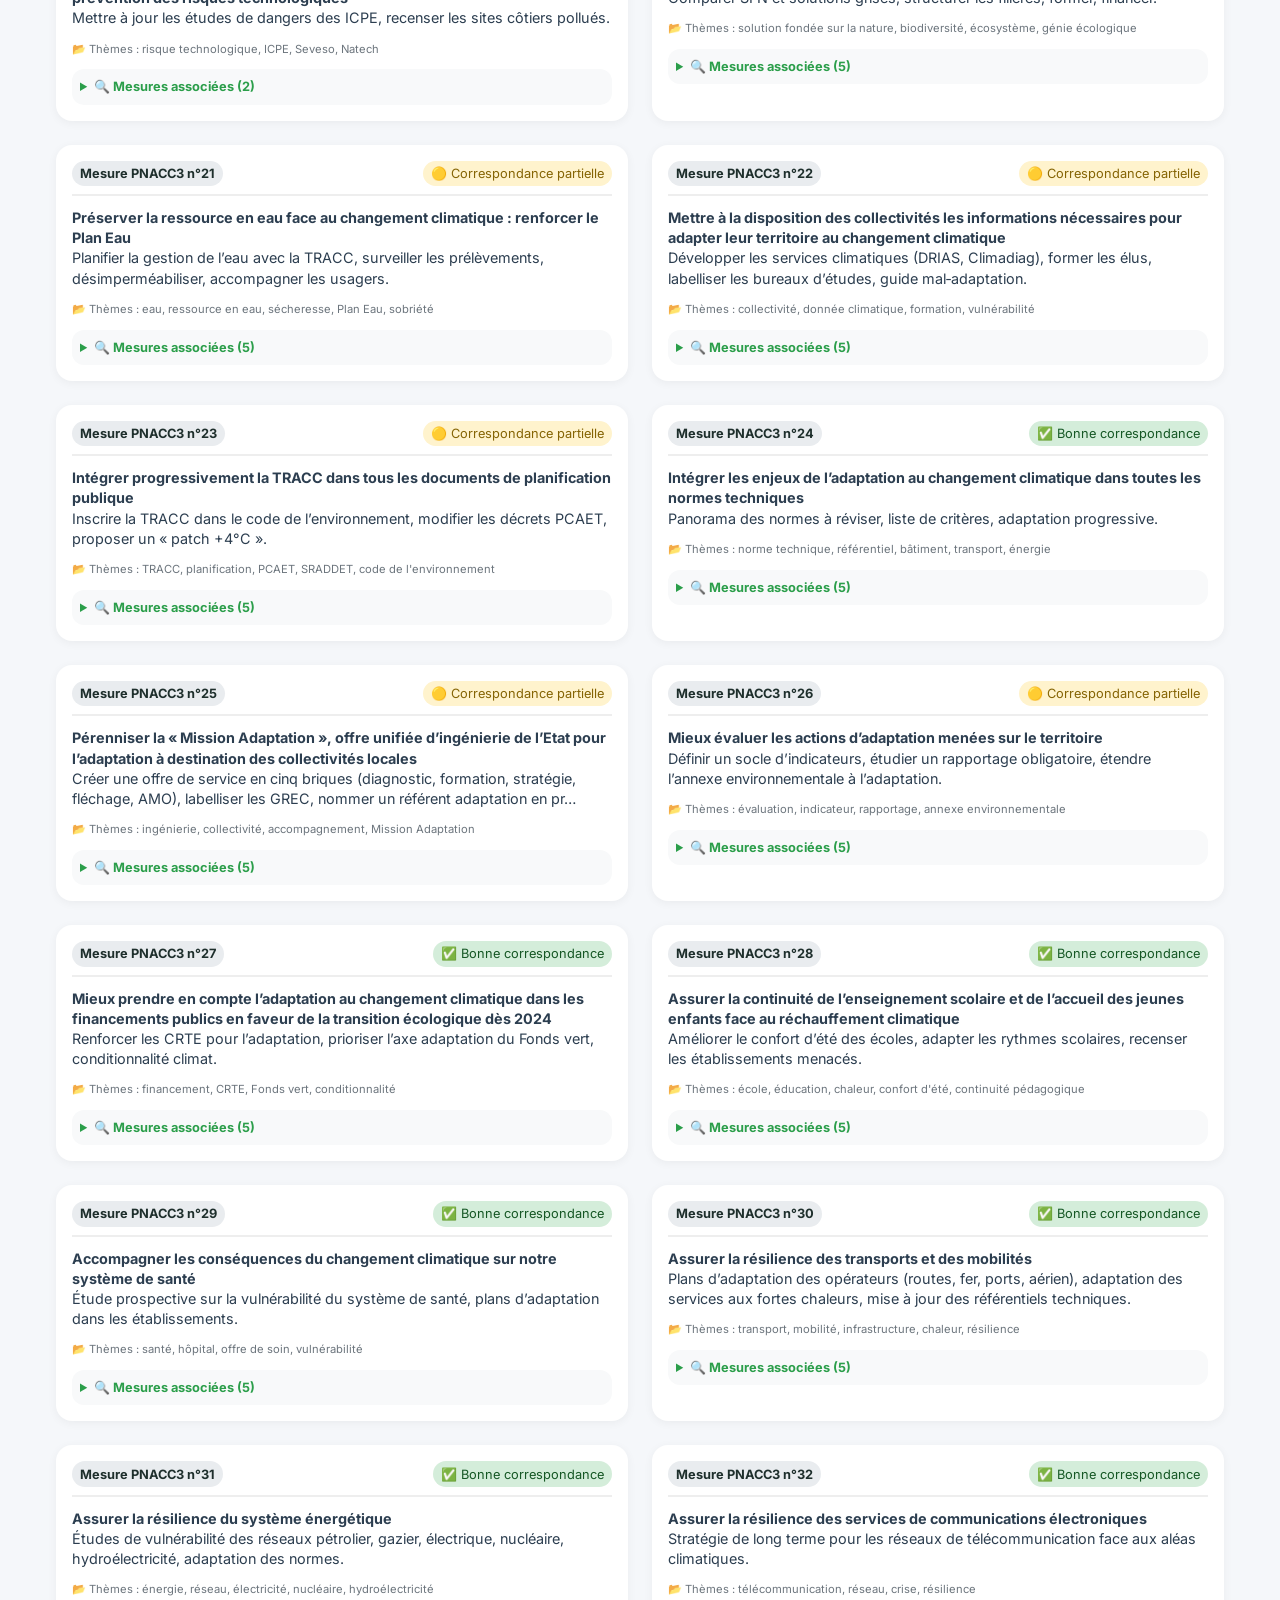
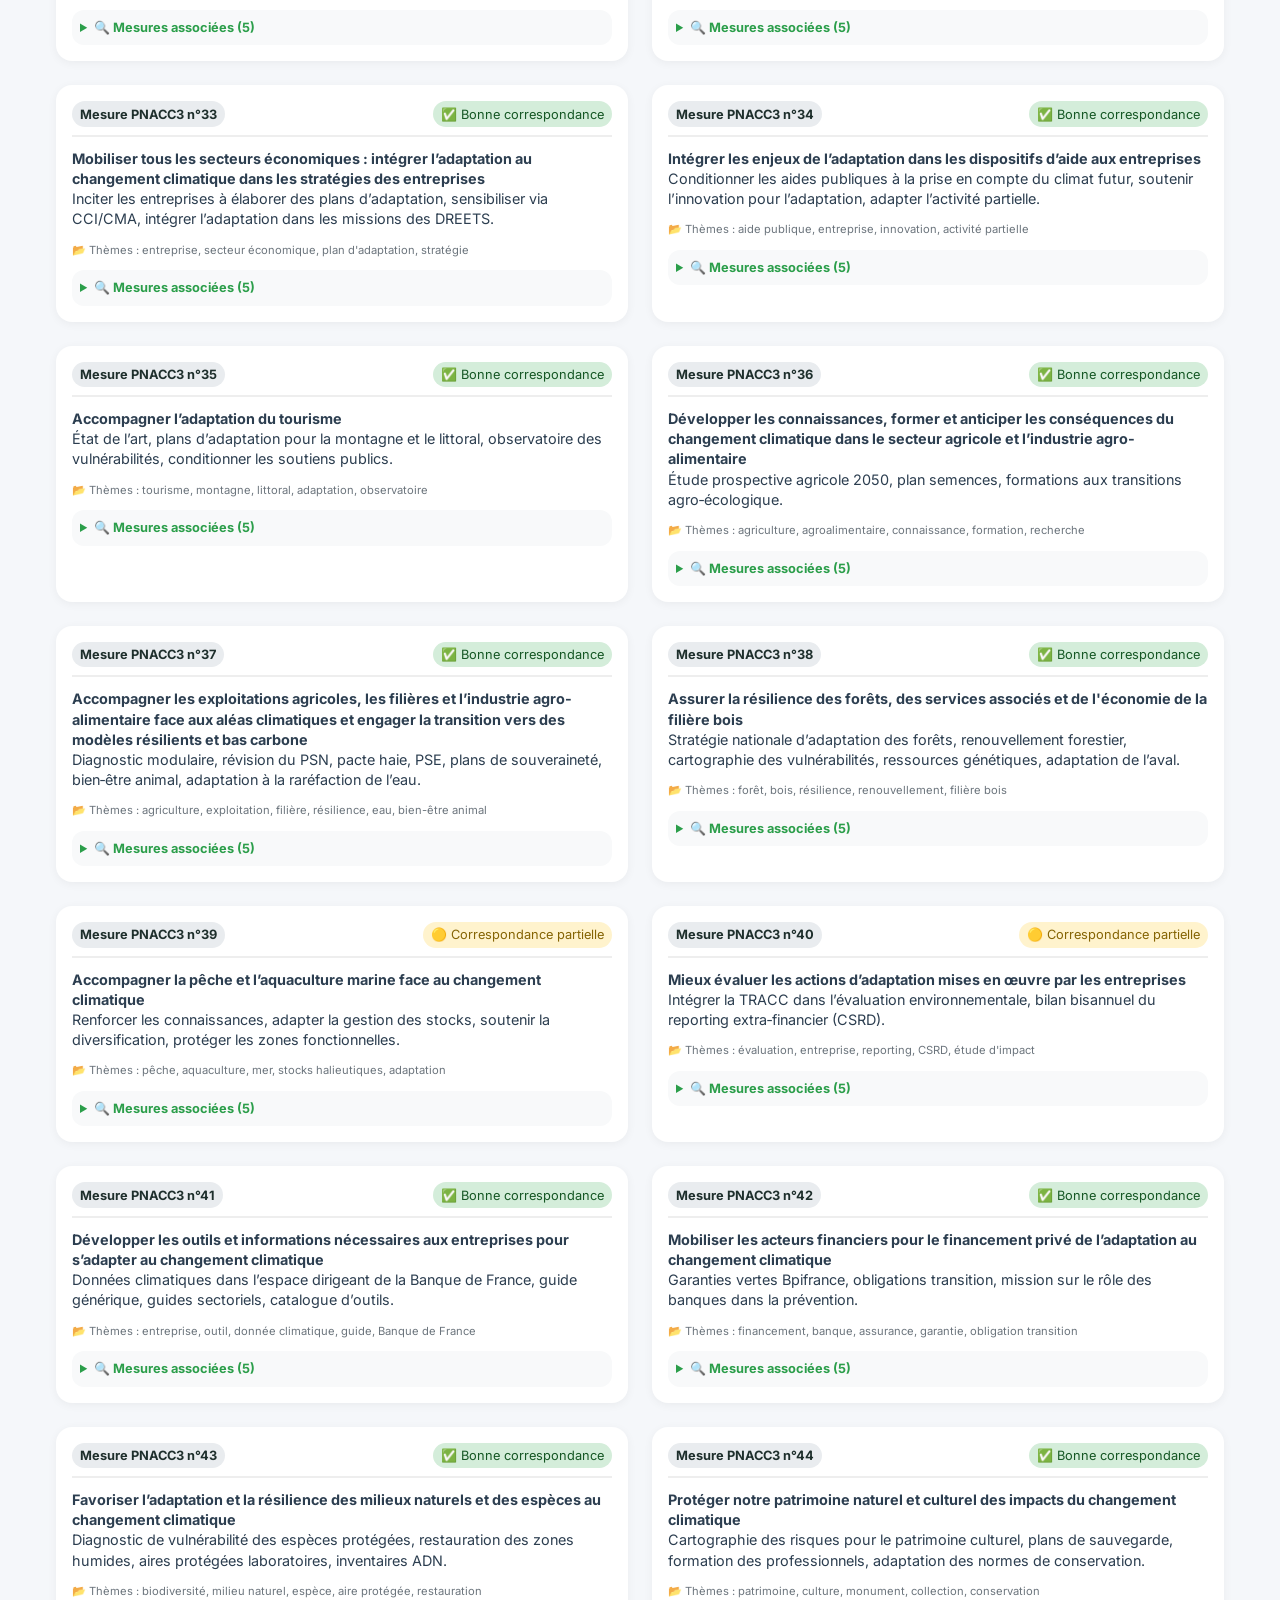
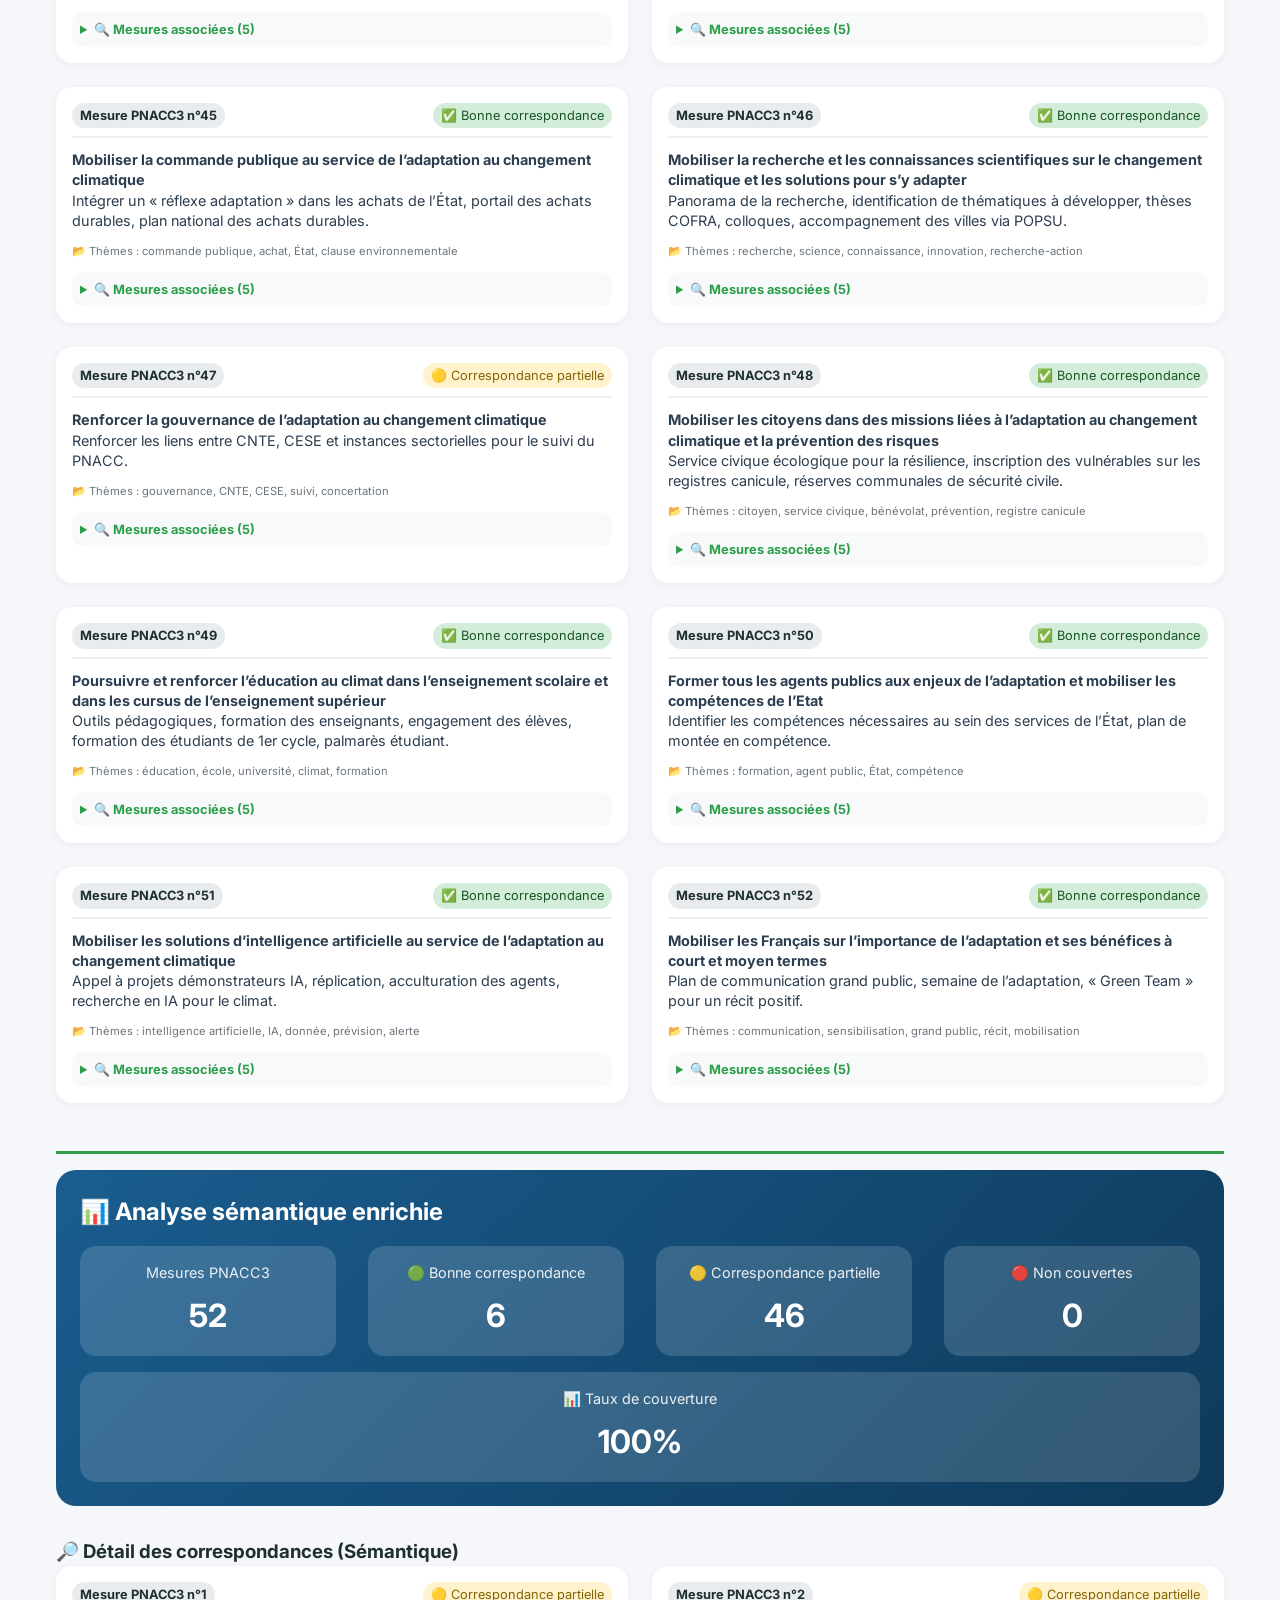
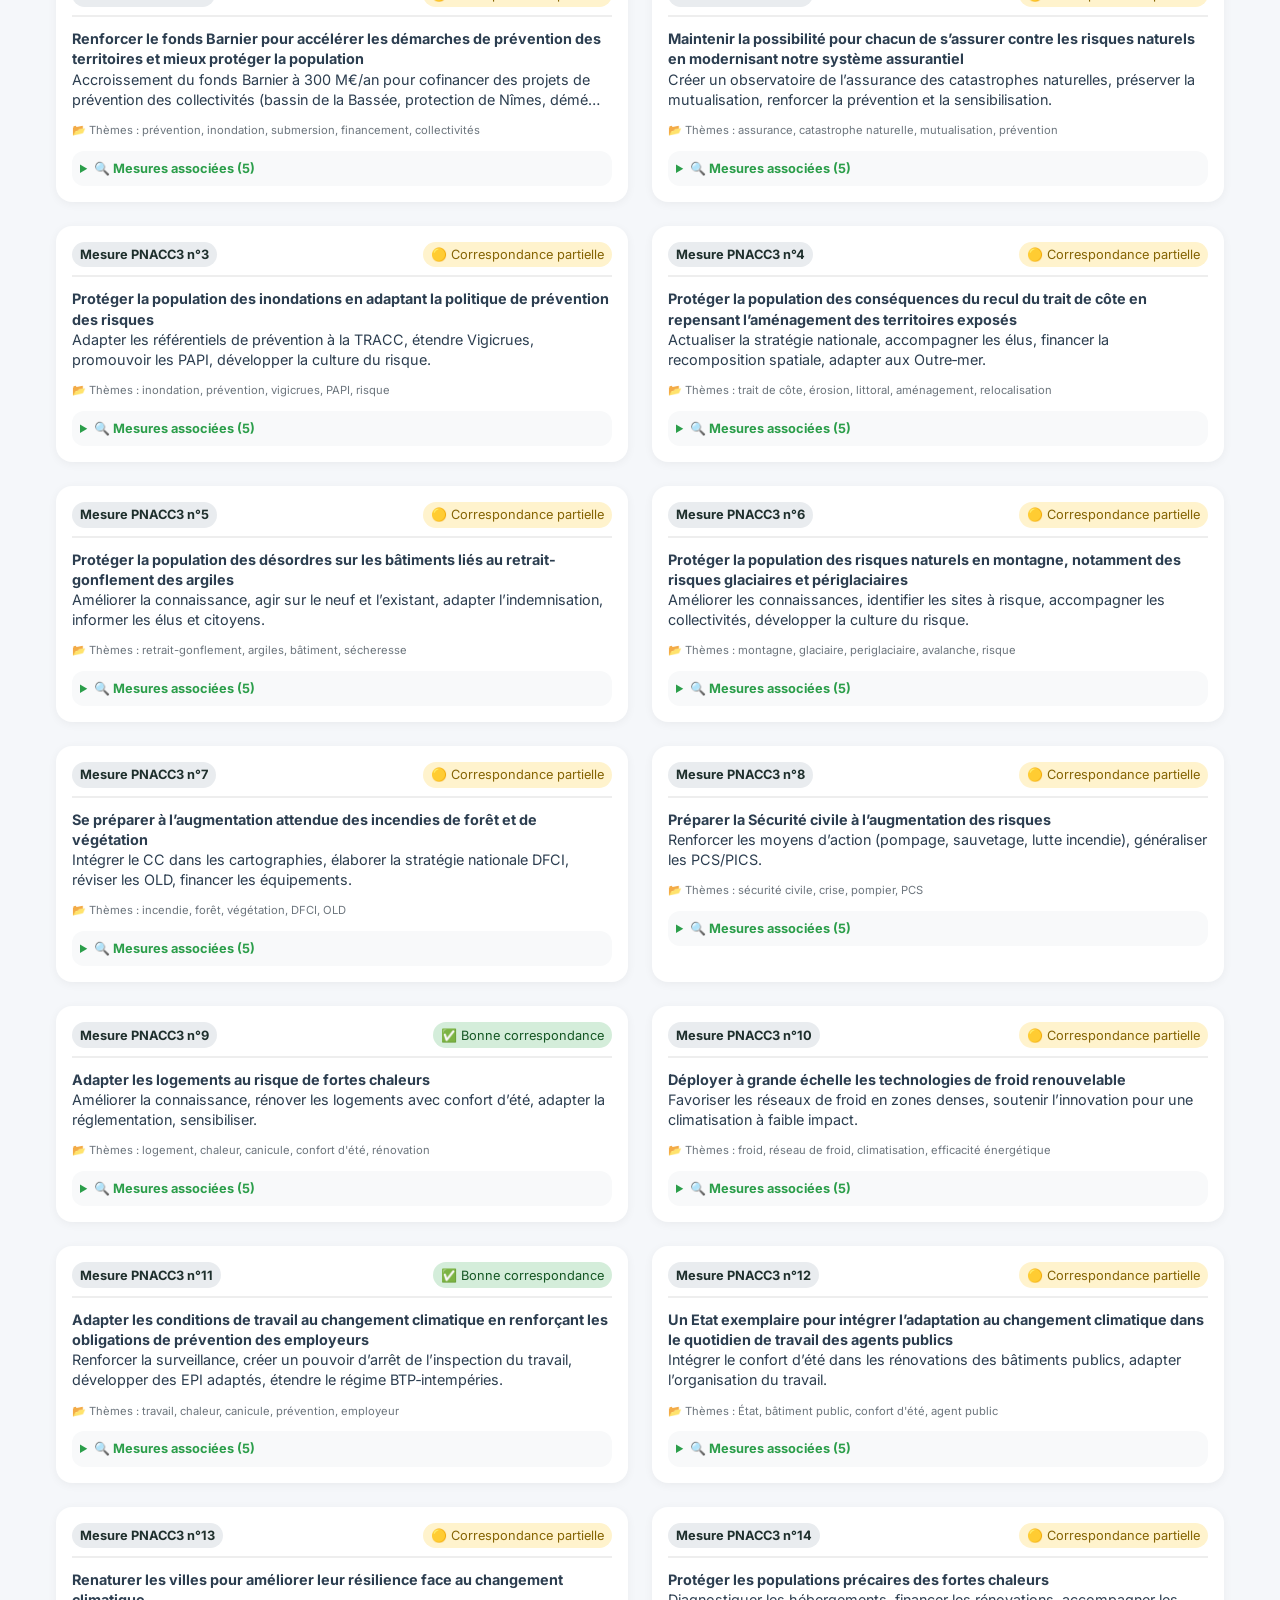
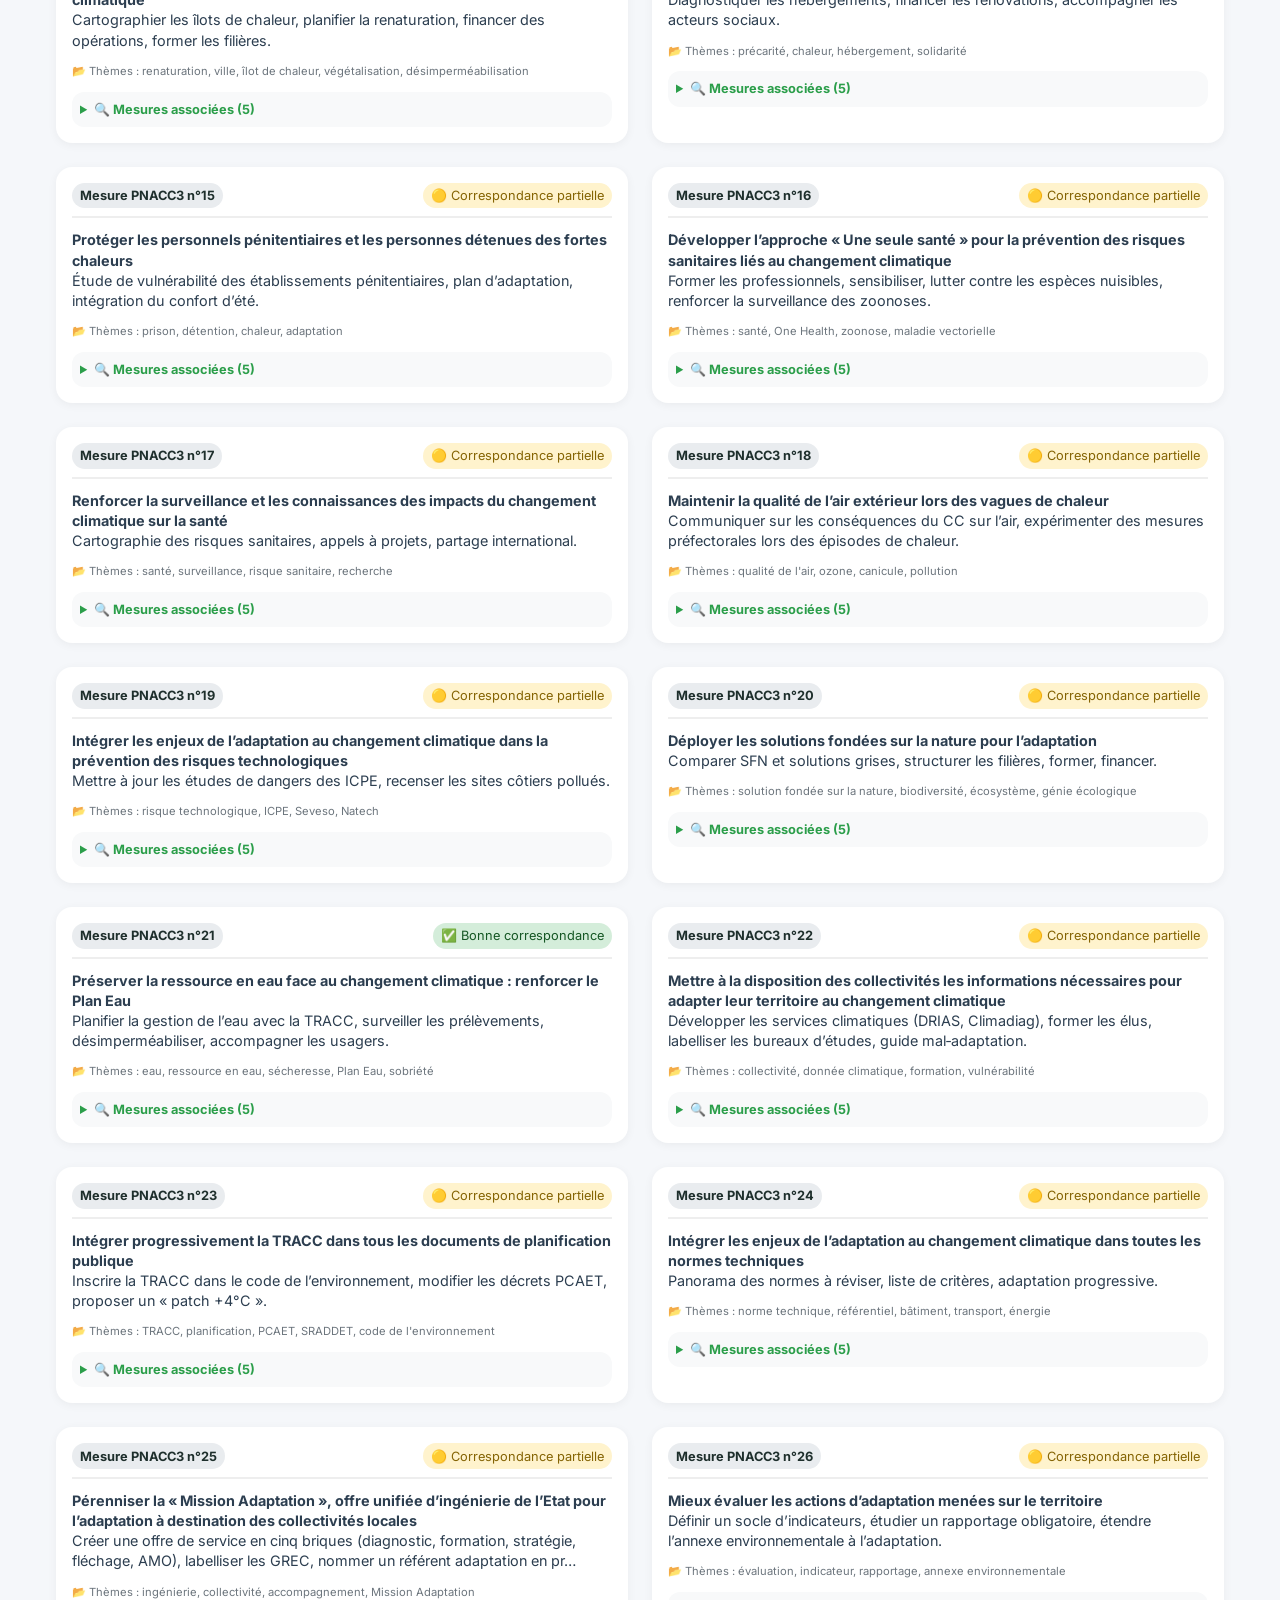
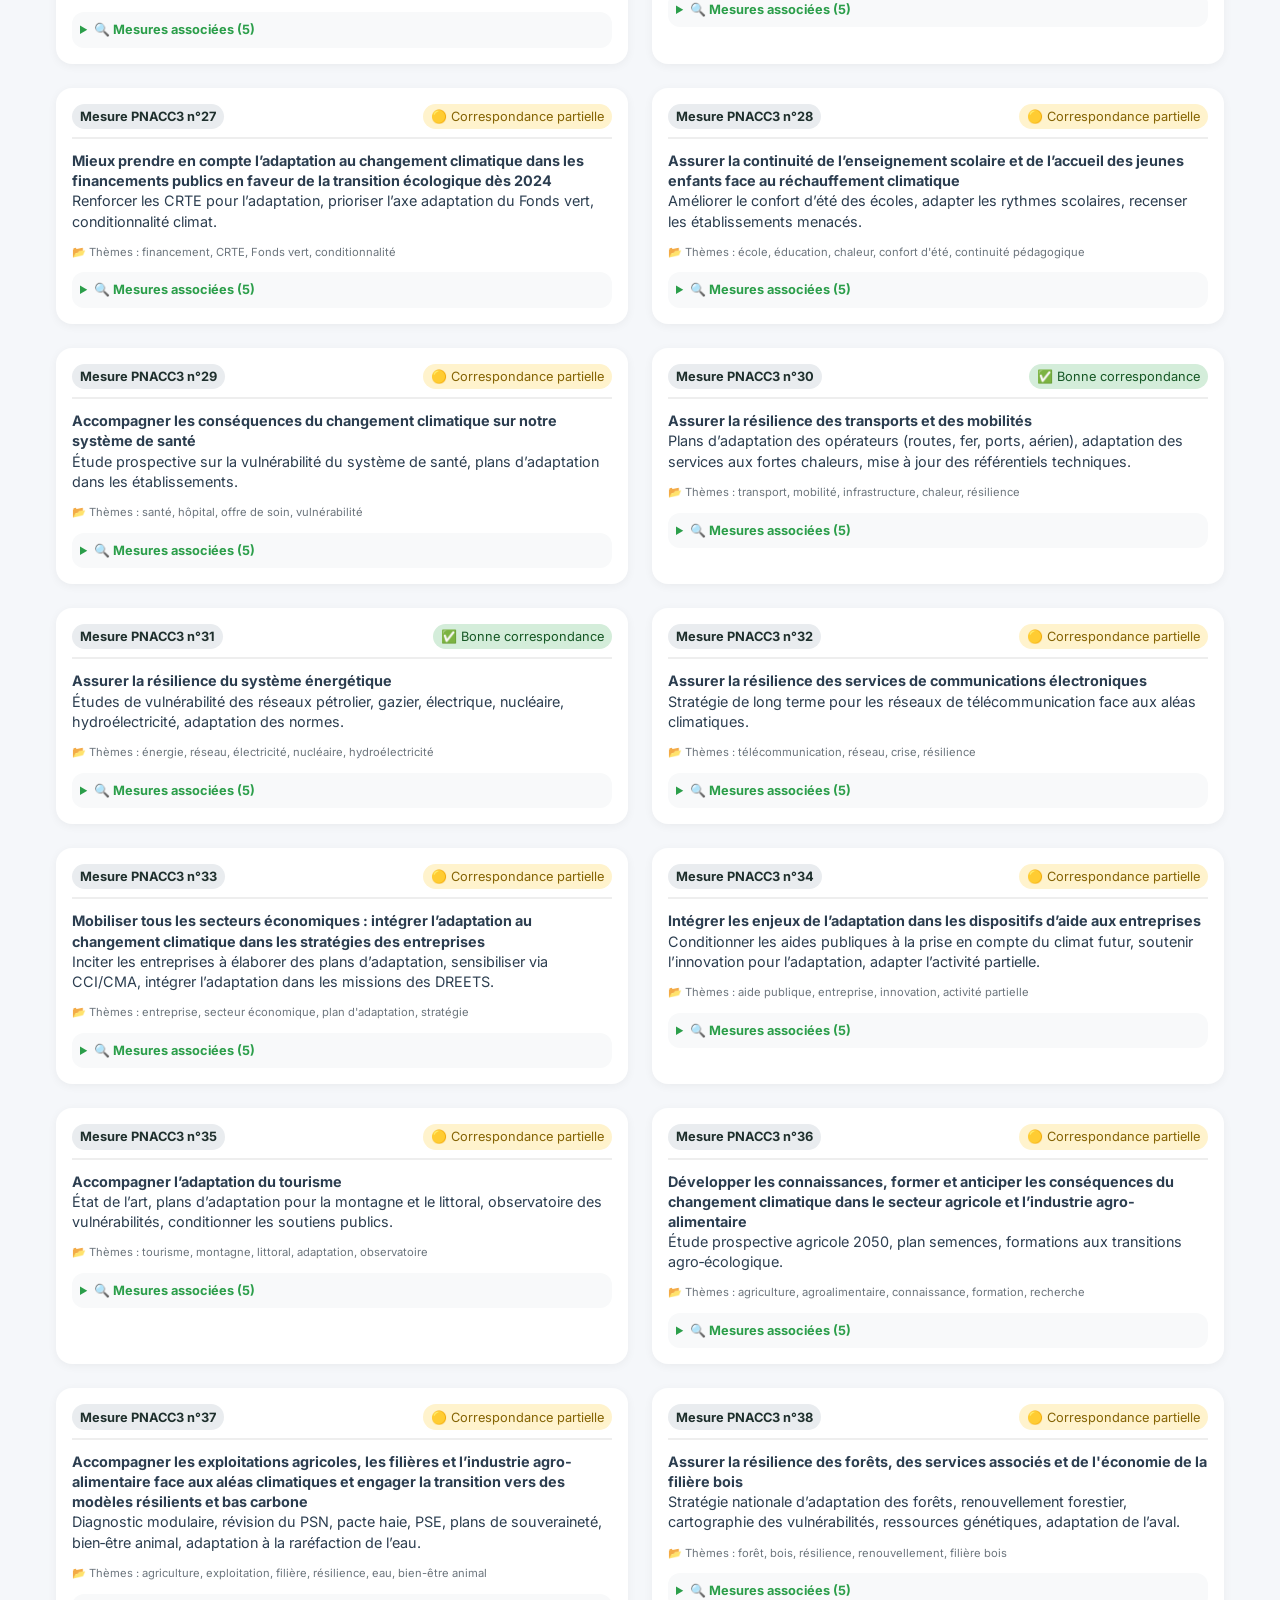
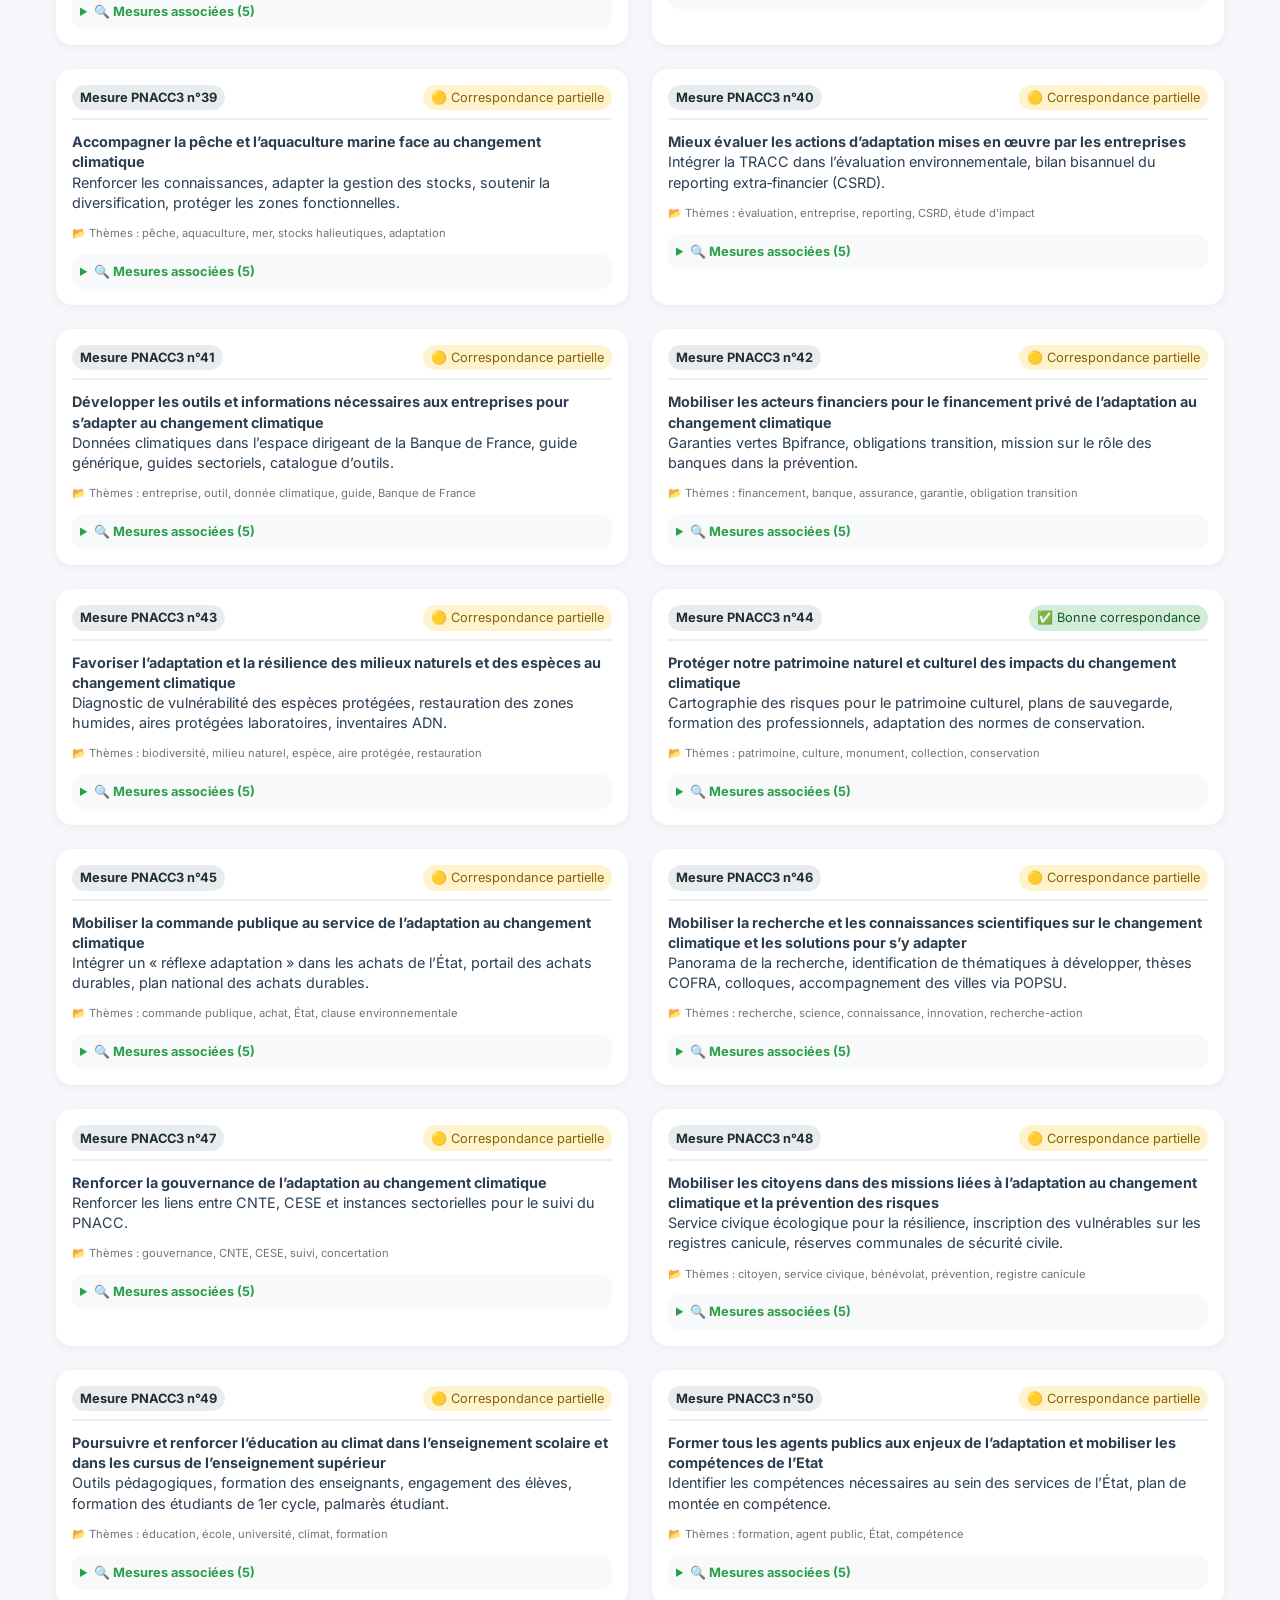
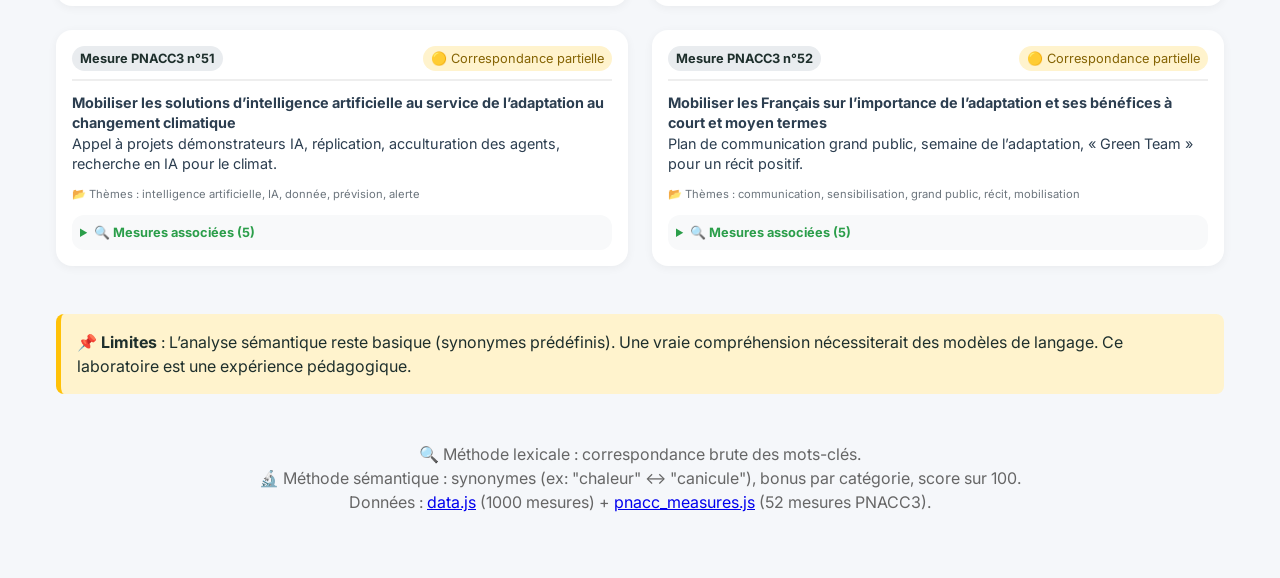
<file: lab-pnacc.html>
<!DOCTYPE html>
<html lang="fr">
<head>
    <meta charset="UTF-8">
    <meta name="viewport" content="width=device-width, initial-scale=1.0">
    <title>Lab · Confrontation PNACC3 – SOLARPUNK/France2100</title>
    <link rel="stylesheet" href="css/style.css">
    <style>
        body { background: #f5f7fa; }
        .lab-container { max-width: 1200px; margin: 2rem auto; padding: 1rem; }
        .total-card { background: linear-gradient(135deg, #1a5d8f, #0e3a5a); color: white; padding: 1.5rem; border-radius: 20px; margin-bottom: 2rem; }
        .total-card h2 { margin: 0 0 1rem 0; font-size: 1.5rem; }
        .totals-row { display: flex; flex-wrap: wrap; gap: 2rem; justify-content: space-between; }
        .total-item { flex: 1; text-align: center; background: rgba(255,255,255,0.15); border-radius: 16px; padding: 1rem; }
        .total-item .label { font-size: 0.9rem; opacity: 0.9; margin-bottom: 0.5rem; }
        .total-item .amount { font-size: 2rem; font-weight: bold; }
        .total-item .note { font-size: 0.7rem; margin-top: 0.5rem; opacity: 0.8; }
        .analysis-section { margin-bottom: 3rem; border-top: 3px solid #2b9e4a; padding-top: 1rem; }
        .analysis-title { font-size: 1.6rem; margin: 1rem 0; color: #1a5d8f; }
        .category-grid { display: grid; grid-template-columns: repeat(auto-fill, minmax(380px, 1fr)); gap: 1.5rem; margin-bottom: 2rem; }
        .recommendation-card { background: white; border-radius: 16px; padding: 1rem; box-shadow: 0 2px 10px rgba(0,0,0,0.05); transition: transform 0.2s; }
        .recommendation-card:hover { transform: translateY(-3px); }
        .rec-header { display: flex; justify-content: space-between; align-items: baseline; border-bottom: 2px solid #eee; padding-bottom: 0.5rem; margin-bottom: 0.75rem; }
        .rec-id { font-weight: bold; background: #e9ecef; padding: 0.2rem 0.5rem; border-radius: 20px; font-size: 0.8rem; }
        .rec-status { font-size: 0.8rem; padding: 0.2rem 0.5rem; border-radius: 20px; }
        .status-good { background: #d4edda; color: #155724; }
        .status-partial { background: #fff3cd; color: #856404; }
        .status-none { background: #f8d7da; color: #721c24; }
        .rec-text { font-size: 0.9rem; margin: 0.75rem 0; color: #2c3e50; line-height: 1.4; }
        .rec-secteurs { font-size: 0.7rem; color: #6c757d; margin-bottom: 0.75rem; }
        .matched-measures { background: #f8f9fa; border-radius: 12px; padding: 0.5rem; margin-top: 0.5rem; font-size: 0.8rem; }
        .matched-measures summary { cursor: pointer; font-weight: bold; color: #2b9e4a; }
        .measure-match { margin-left: 1rem; padding: 0.2rem 0; border-bottom: 1px solid #e9ecef; display: flex; justify-content: space-between; }
        .score { font-weight: bold; color: #1a5d8f; }
        .suggestion { background: #e7f5ff; border-left: 4px solid #1a5d8f; padding: 0.5rem; margin-top: 0.5rem; font-size: 0.75rem; }
        footer { text-align: center; margin-top: 2rem; padding: 1rem; color: #666; }
        .warning { background: #fff3cd; border-left: 5px solid #ffc107; padding: 1rem; margin-bottom: 2rem; border-radius: 8px; }
        .comparison-note { background: #e2f0e6; border-left: 5px solid #2b9e4a; padding: 0.8rem; margin-bottom: 1.5rem; border-radius: 8px; font-size: 0.9rem; }
    </style>
</head>
<body>
    <script src="js/nav.js"></script>

    <div class="lab-container">
        <div class="warning">
            ⚠️ <strong>Laboratoire d’analyse – Confrontation programme / PNACC3</strong><br>
            Ce module expérimental confronte les <strong>52 mesures du 3ème Plan national d’adaptation au changement climatique (PNACC3, 2025)</strong> avec les mesures de « L’Avenir en commun ».<br>
            Deux méthodes sont proposées : <strong>lexicale simple</strong> (mots-clés) et <strong>sémantique enrichie</strong> (synonymes, pondération). Cliquez sur chaque mesure pour voir les correspondances.
        </div>

        <div id="labContent">
            <div style="text-align: center;">Chargement des données...</div>
        </div>

        <footer>
            🔍 Méthode lexicale : correspondance brute des mots-clés.<br>
            🔬 Méthode sémantique : synonymes (ex: "chaleur" ↔ "canicule"), bonus par catégorie, score sur 100.<br>
            Données : <a href="js/data.js">data.js</a> (1000 mesures) + <a href="js/pnacc_measures.js">pnacc_measures.js</a> (52 mesures PNACC3).
        </footer>
    </div>

    <script src="js/data.js"></script>
    <script src="js/pnacc_measures.js"></script>
    <script>
        (function() {
            if (typeof mesures === 'undefined' || !mesures.length) {
                document.getElementById('labContent').innerHTML = '<div class="warning">❌ Base de données des mesures non chargée.</div>';
                return;
            }
            if (typeof pnaccMeasures === 'undefined' || !pnaccMeasures.length) {
                document.getElementById('labContent').innerHTML = '<div class="warning">❌ Mesures PNACC3 non chargées.</div>';
                return;
            }

            // ==================== MÉTHODE LEXICALE SIMPLE ====================
            function lexicalScore(measure, pnacc) {
                let score = 0;
                const text = (measure.titre + ' ' + (measure.resume || '') + ' ' + (measure.motscles || []).join(' ') + ' ' + (measure.categorie || '')).toLowerCase();
                const pnaccSectors = (pnacc.secteurs || []).join(' ').toLowerCase();
                const pnaccWords = pnaccSectors.split(/\s+/);
                for (let w of pnaccWords) {
                    if (w.length > 3 && text.includes(w)) score += 2;
                }
                // bonus catégorie
                if (pnacc.secteurs.some(s => measure.categorie === s)) score += 3;
                return score;
            }

            // ==================== MÉTHODE SÉMANTIQUE ENRICHIE ====================
            // Dictionnaire de synonymes (extension simple)
            const synonyms = {
                "chaleur": ["canicule", "fortes chaleurs", "vague de chaleur", "température élevée"],
                "inondation": ["crue", "submersion", "débordement", "ruissellement"],
                "forêt": ["bois", "forestier", "arbre", "sylvicole"],
                "agriculture": ["agro", "cultures", "élevage", "agricole"],
                "eau": ["ressource en eau", "hydrique", "prélèvement", "sécheresse"],
                "santé": ["sanitaire", "médical", "hôpital", "soin"],
                "logement": ["habitat", "bâtiment", "maison", "immeuble"],
                "transport": ["mobilité", "déplacement", "route", "ferroviaire"],
                "énergie": ["électricité", "gaz", "réseau", "production"],
                "biodiversité": ["espèce", "écosystème", "nature", "faune", "flore"],
                "risque": ["danger", "aléa", "catastrophe", "crise"],
                "prévention": ["préparer", "anticiper", "éviter", "protection"],
                "collectivité": ["commune", "intercommunalité", "territoire", "mairie"],
                "financement": ["budget", "aide", "subvention", "fonds"]
            };

            function expandSynonyms(word) {
                let expanded = [word];
                for (let [key, syns] of Object.entries(synonyms)) {
                    if (key === word || syns.includes(word)) {
                        expanded.push(key, ...syns);
                    }
                }
                return expanded;
            }

            function semanticScore(measure, pnacc) {
                let score = 0;
                const text = (measure.titre + ' ' + (measure.resume || '') + ' ' + (measure.motscles || []).join(' ') + ' ' + (measure.categorie || '')).toLowerCase();
                const pnaccSectors = pnacc.secteurs || [];
                // Pour chaque secteur de la mesure PNACC, on cherche le mot et ses synonymes
                for (let sector of pnaccSectors) {
                    const sectorLower = sector.toLowerCase();
                    const expanded = expandSynonyms(sectorLower);
                    for (let term of expanded) {
                        if (text.includes(term)) {
                            score += 5; // pondération plus forte
                            break; // un seul synonyme suffit pour ce secteur
                        }
                    }
                }
                // Bonus catégorie
                if (pnacc.secteurs.some(s => measure.categorie === s)) score += 8;
                // Bonus si le titre de la mesure PNACC apparaît dans le texte
                const pnaccTitleWords = pnacc.title.toLowerCase().split(/\s+/).filter(w => w.length > 4);
                for (let w of pnaccTitleWords) {
                    if (text.includes(w)) score += 2;
                }
                // Normalisation sur 100 (max théorique ~50-80, on plafonne)
                return Math.min(100, score);
            }

            // Fonction générique pour calculer les matches
            function computeMatches(pnaccList, scoreFunction) {
                return pnaccList.map(pnacc => {
                    const matches = [];
                    for (let measure of mesures) {
                        const score = scoreFunction(measure, pnacc);
                        if (score > 0) {
                            matches.push({
                                id: measure.id,
                                titre: measure.titre,
                                categorie: measure.categorie,
                                score: score
                            });
                        }
                    }
                    matches.sort((a,b) => b.score - a.score);
                    const topMatches = matches.slice(0,5);
                    const status = topMatches.length === 0 ? 'none' : (topMatches[0].score >= (scoreFunction === lexicalScore ? 3 : 20) ? 'good' : 'partial');
                    return { ...pnacc, matches: topMatches, status };
                });
            }

            const lexicalResults = computeMatches(pnaccMeasures, lexicalScore);
            const semanticResults = computeMatches(pnaccMeasures, semanticScore);

            function renderStats(results, title) {
                const total = results.length;
                const good = results.filter(r => r.status === 'good').length;
                const partial = results.filter(r => r.status === 'partial').length;
                const none = results.filter(r => r.status === 'none').length;
                const coverage = Math.round((good + partial) / total * 100);
                return `
                    <div class="total-card">
                        <h2>📊 ${title}</h2>
                        <div class="totals-row">
                            <div class="total-item"><div class="label">Mesures PNACC3</div><div class="amount">${total}</div></div>
                            <div class="total-item"><div class="label">🟢 Bonne correspondance</div><div class="amount">${good}</div></div>
                            <div class="total-item"><div class="label">🟡 Correspondance partielle</div><div class="amount">${partial}</div></div>
                            <div class="total-item"><div class="label">🔴 Non couvertes</div><div class="amount">${none}</div></div>
                        </div>
                        <div class="totals-row" style="margin-top:1rem">
                            <div class="total-item"><div class="label">📊 Taux de couverture</div><div class="amount">${coverage}%</div></div>
                        </div>
                    </div>
                `;
            }

            function renderDetails(results, methodName) {
                let html = `<h3>🔎 Détail des correspondances (${methodName})</h3><div class="category-grid">`;
                for (let p of results) {
                    let statusClass = p.status === 'good' ? 'status-good' : (p.status === 'partial' ? 'status-partial' : 'status-none');
                    let statusText = p.status === 'good' ? '✅ Bonne correspondance' : (p.status === 'partial' ? '🟡 Correspondance partielle' : '❌ Aucune mesure');
                    html += `
                        <div class="recommendation-card">
                            <div class="rec-header">
                                <span class="rec-id">Mesure PNACC3 n°${p.id}</span>
                                <span class="rec-status ${statusClass}">${statusText}</span>
                            </div>
                            <div class="rec-text"><strong>${p.title}</strong><br>${p.description.substring(0,150)}${p.description.length>150?'…':''}</div>
                            <div class="rec-secteurs">📂 Thèmes : ${(p.secteurs || []).join(', ')}</div>
                    `;
                    if (p.matches.length > 0) {
                        html += `<details class="matched-measures"><summary>🔍 Mesures associées (${p.matches.length})</summary>`;
                        for (let m of p.matches) {
                            html += `<div class="measure-match"><span><strong>${m.titre}</strong> (${m.categorie})</span><span class="score">score ${Math.round(m.score)}</span></div>`;
                        }
                        html += `</details>`;
                    } else {
                        html += `<div class="suggestion">💡 Aucune mesure trouvée. Piste : intégrer des engagements sur ${p.secteurs.slice(0,3).join(', ')}.</div>`;
                    }
                    html += `</div>`;
                }
                html += `</div>`;
                return html;
            }

            const fullHtml = `
                <div class="comparison-note">
                    🔬 <strong>Comparaison des deux méthodes</strong> : l’analyse lexicale simple donne un taux de couverture souvent plus bas car elle ne capte pas les synonymes. L’analyse sémantique enrichie (synonymes, pondération) détecte davantage de correspondances et reflète mieux l’intention des mesures.
                </div>
                <div class="analysis-section">
                    ${renderStats(lexicalResults, "Analyse lexicale simple")}
                    ${renderDetails(lexicalResults, "Lexicale")}
                </div>
                <div class="analysis-section">
                    ${renderStats(semanticResults, "Analyse sémantique enrichie")}
                    ${renderDetails(semanticResults, "Sémantique")}
                </div>
                <div class="warning">
                    📌 <strong>Limites</strong> : L’analyse sémantique reste basique (synonymes prédéfinis). Une vraie compréhension nécessiterait des modèles de langage. Ce laboratoire est une expérience pédagogique.
                </div>
            `;
            document.getElementById('labContent').innerHTML = fullHtml;
        })();
    </script>
</body>
</html>
</file>
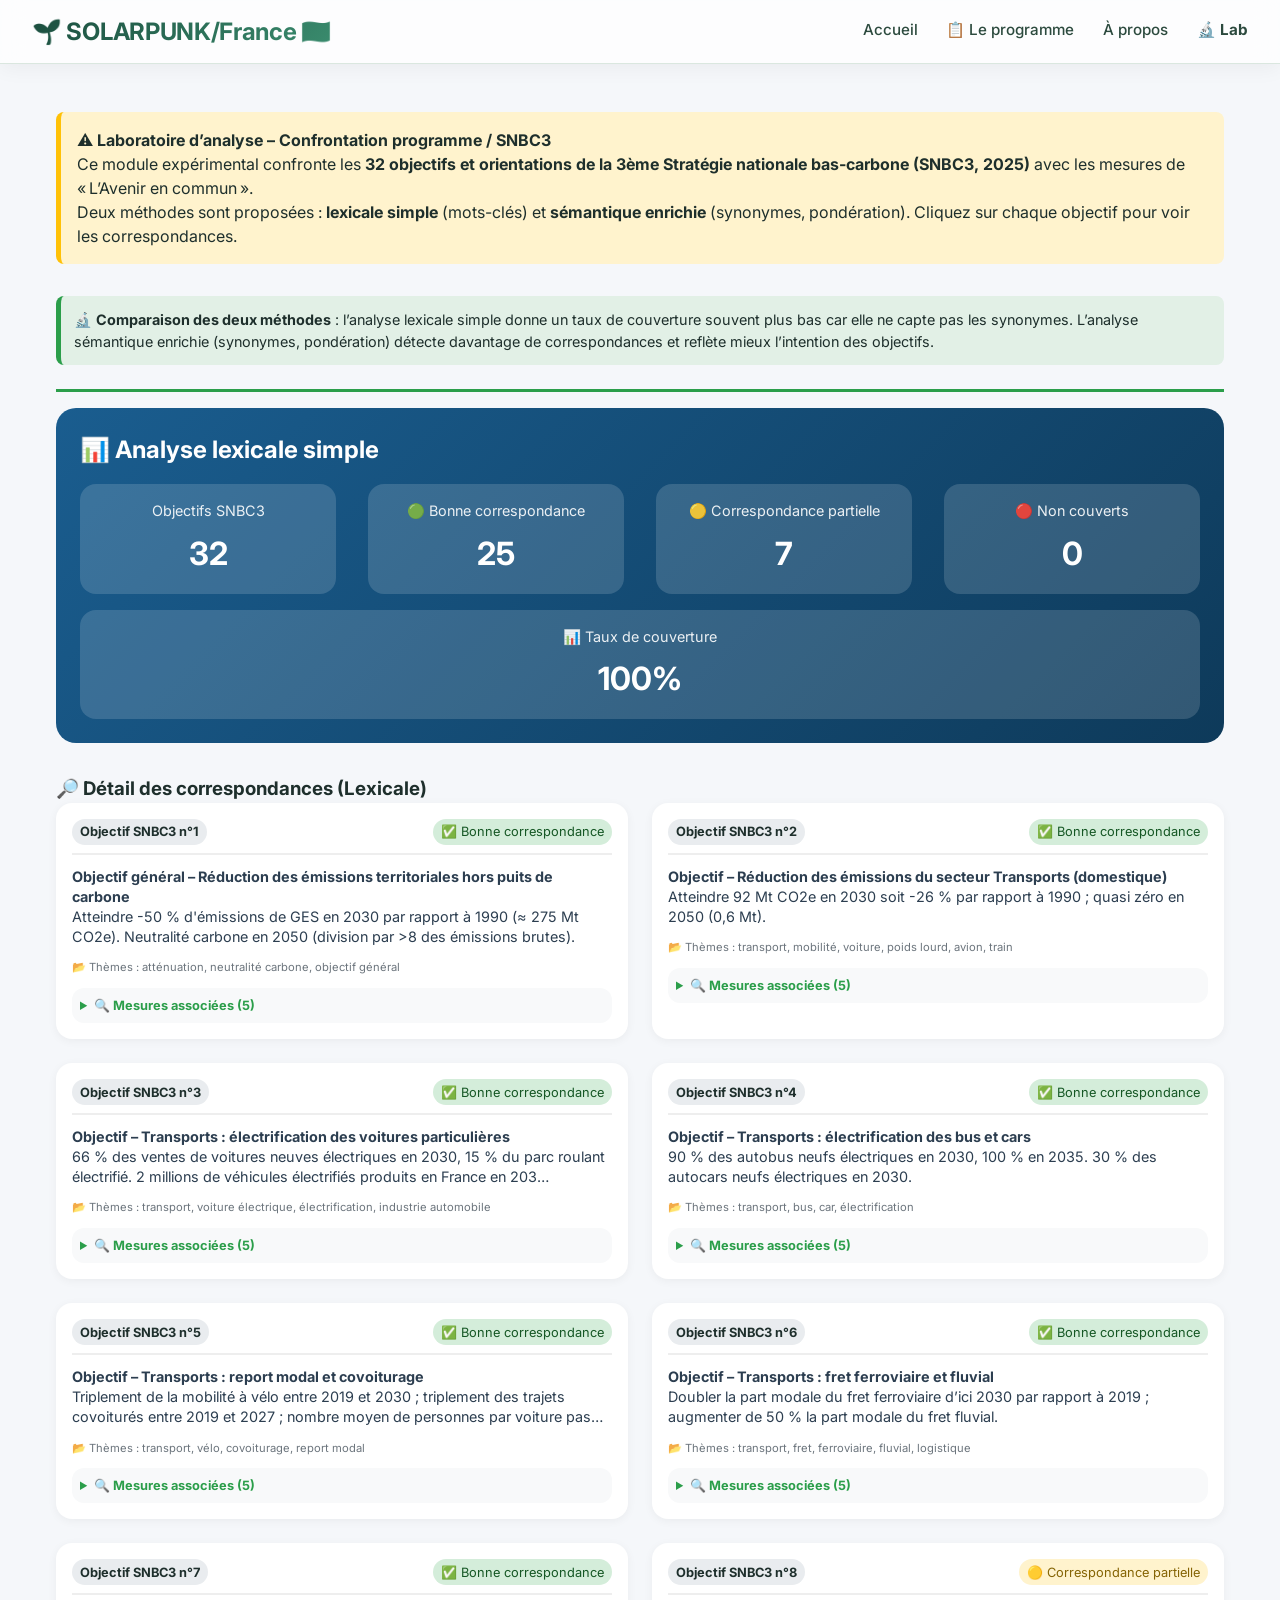
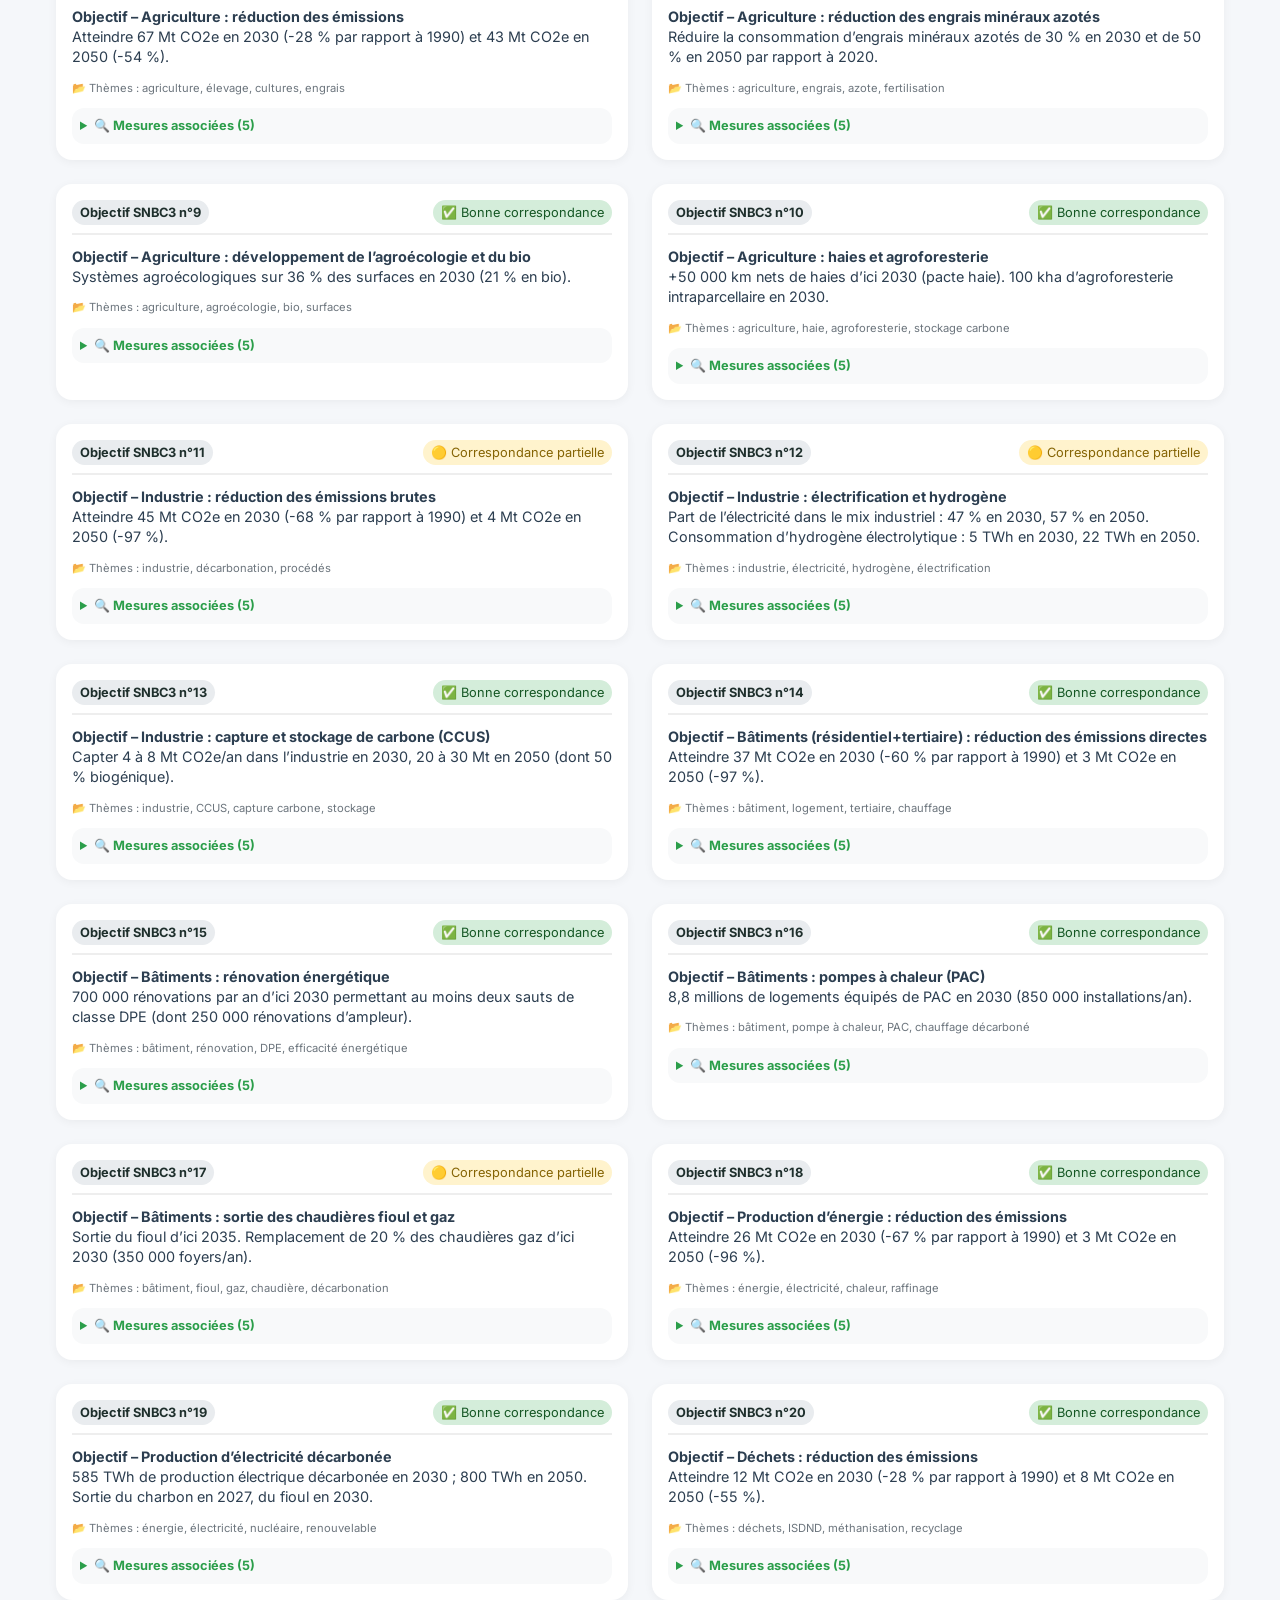
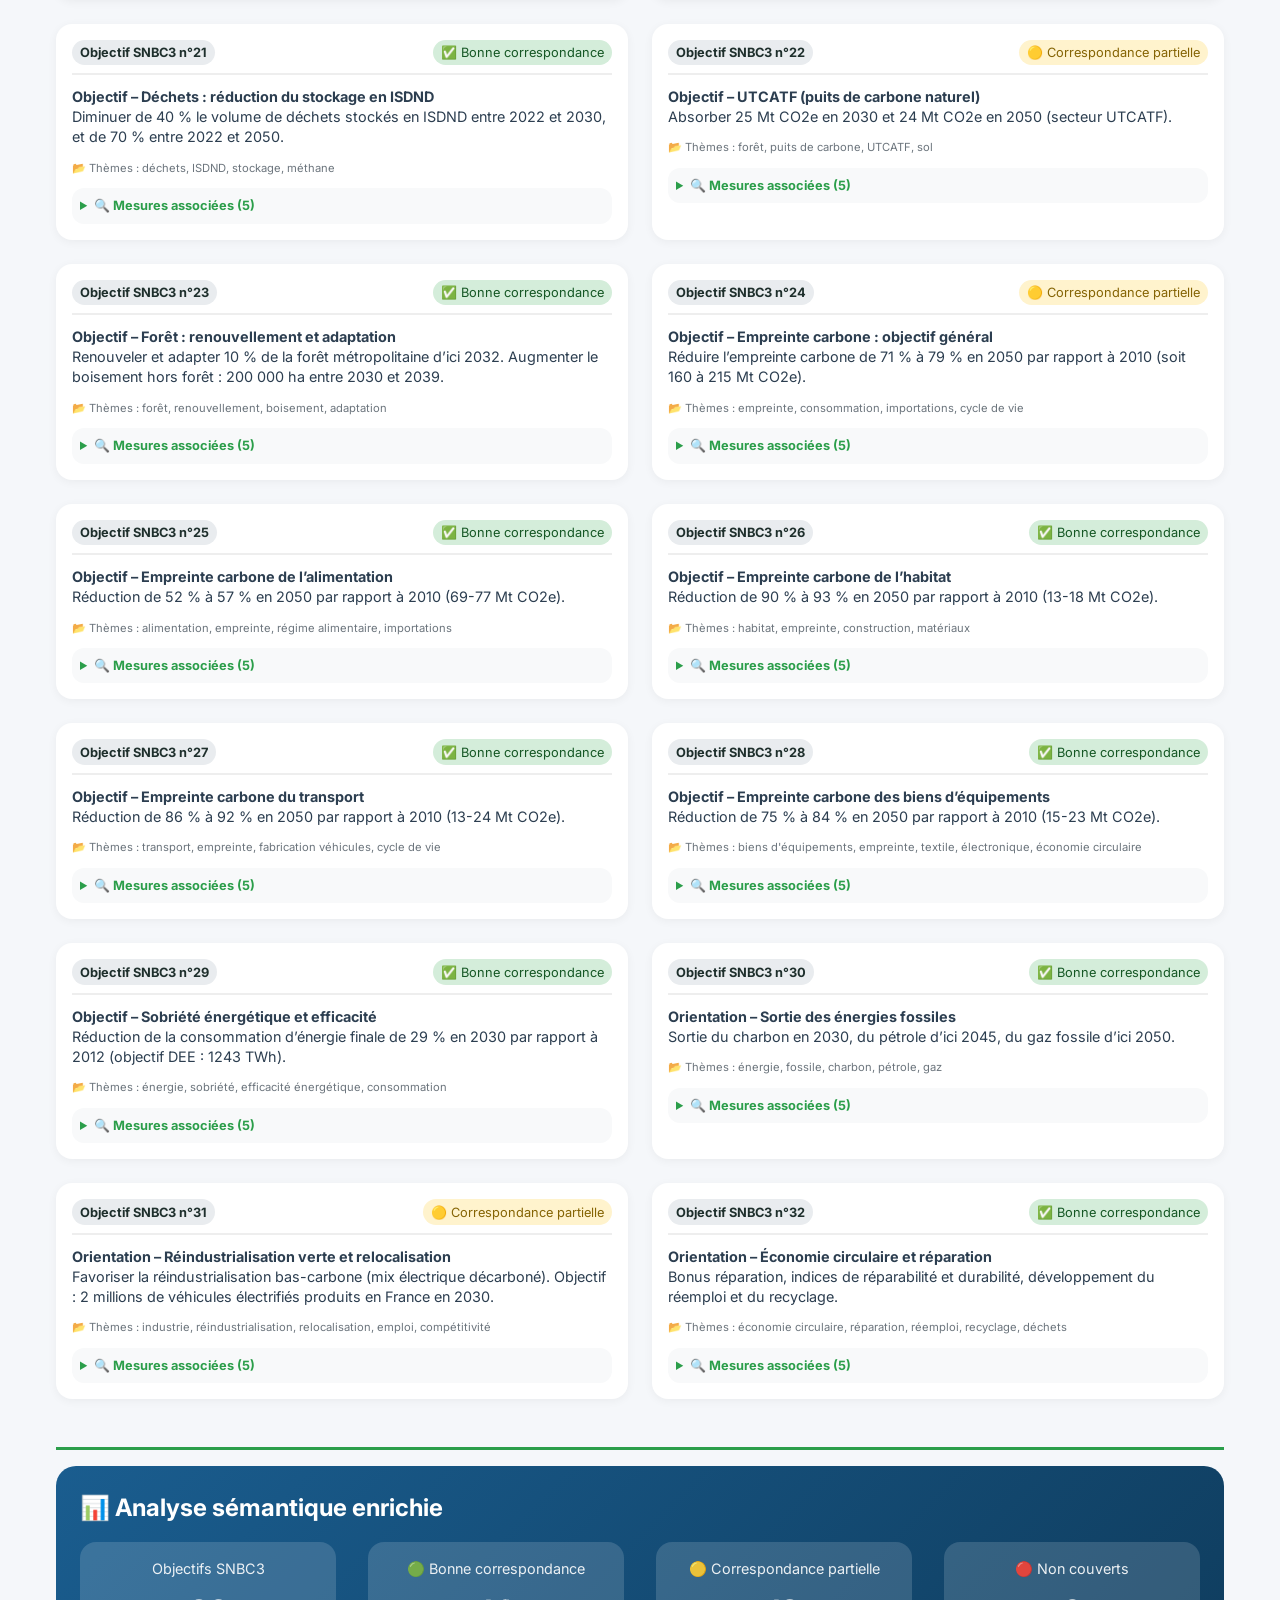
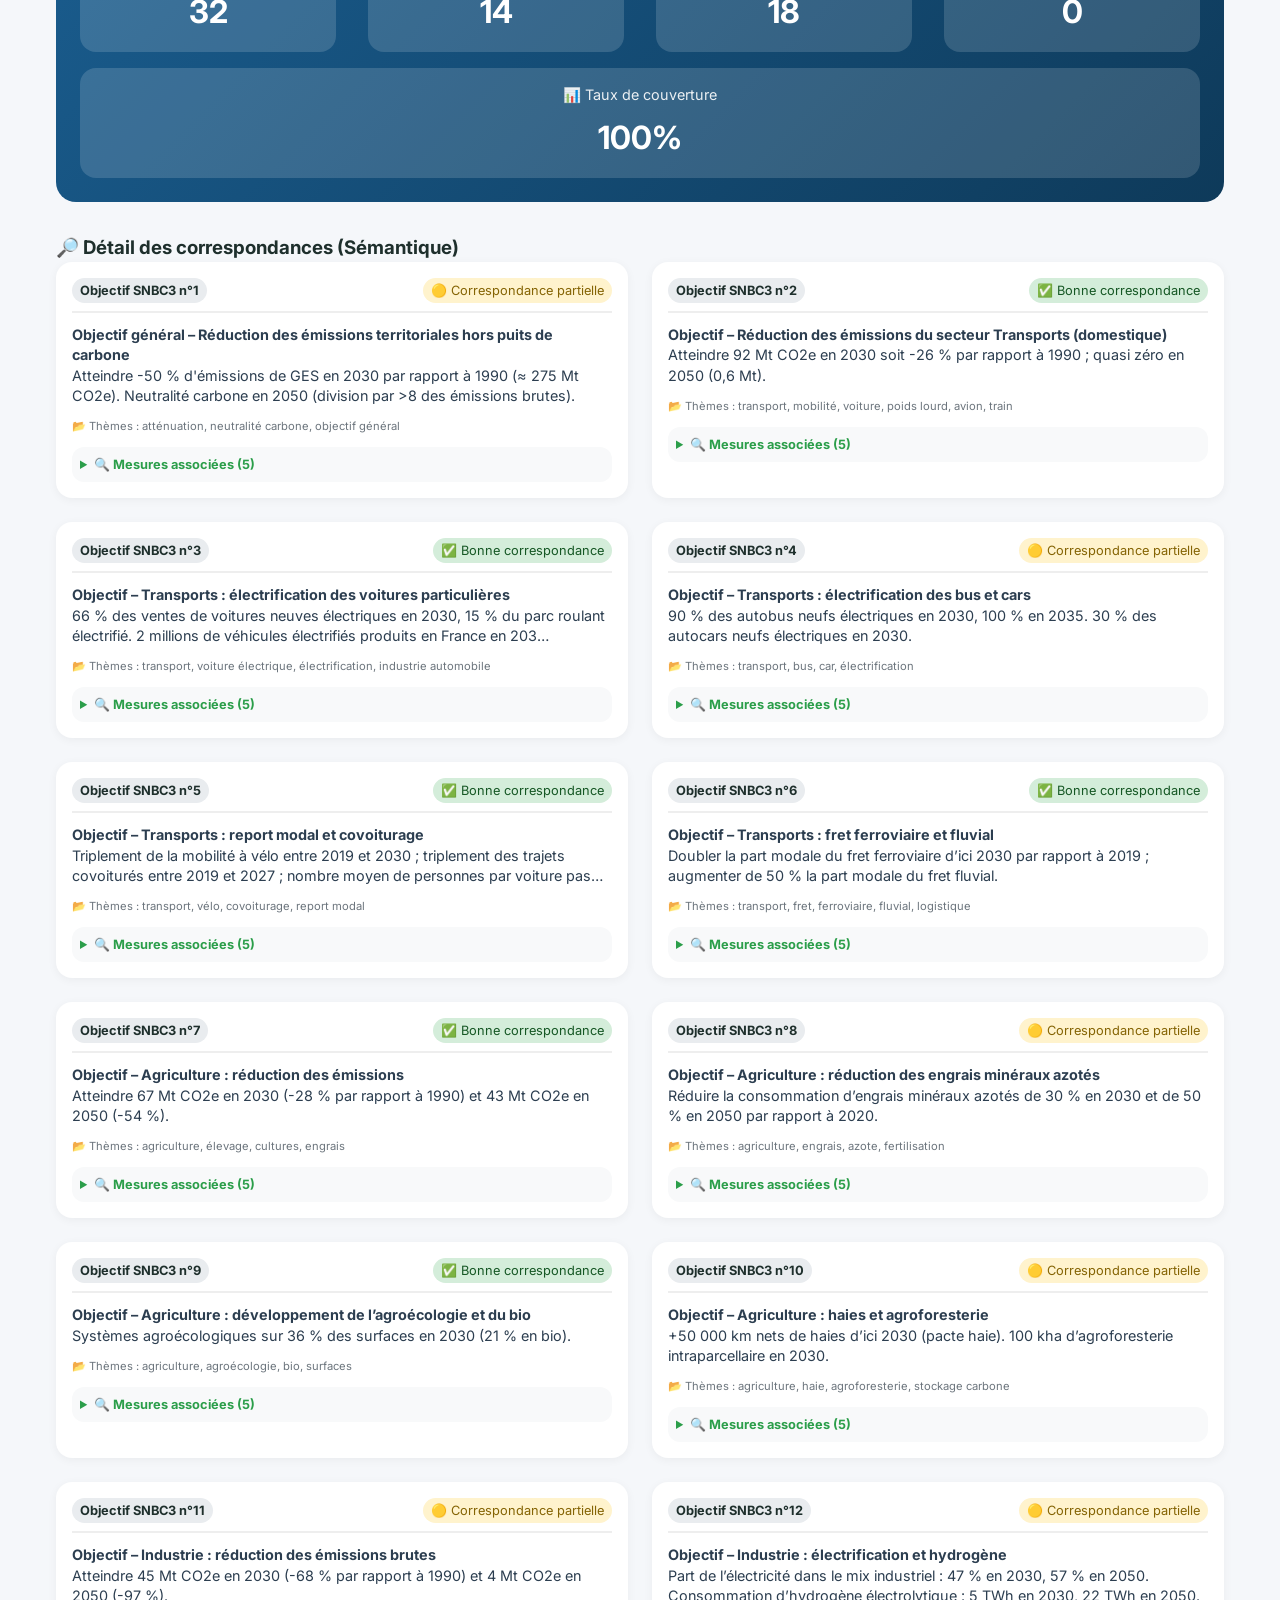
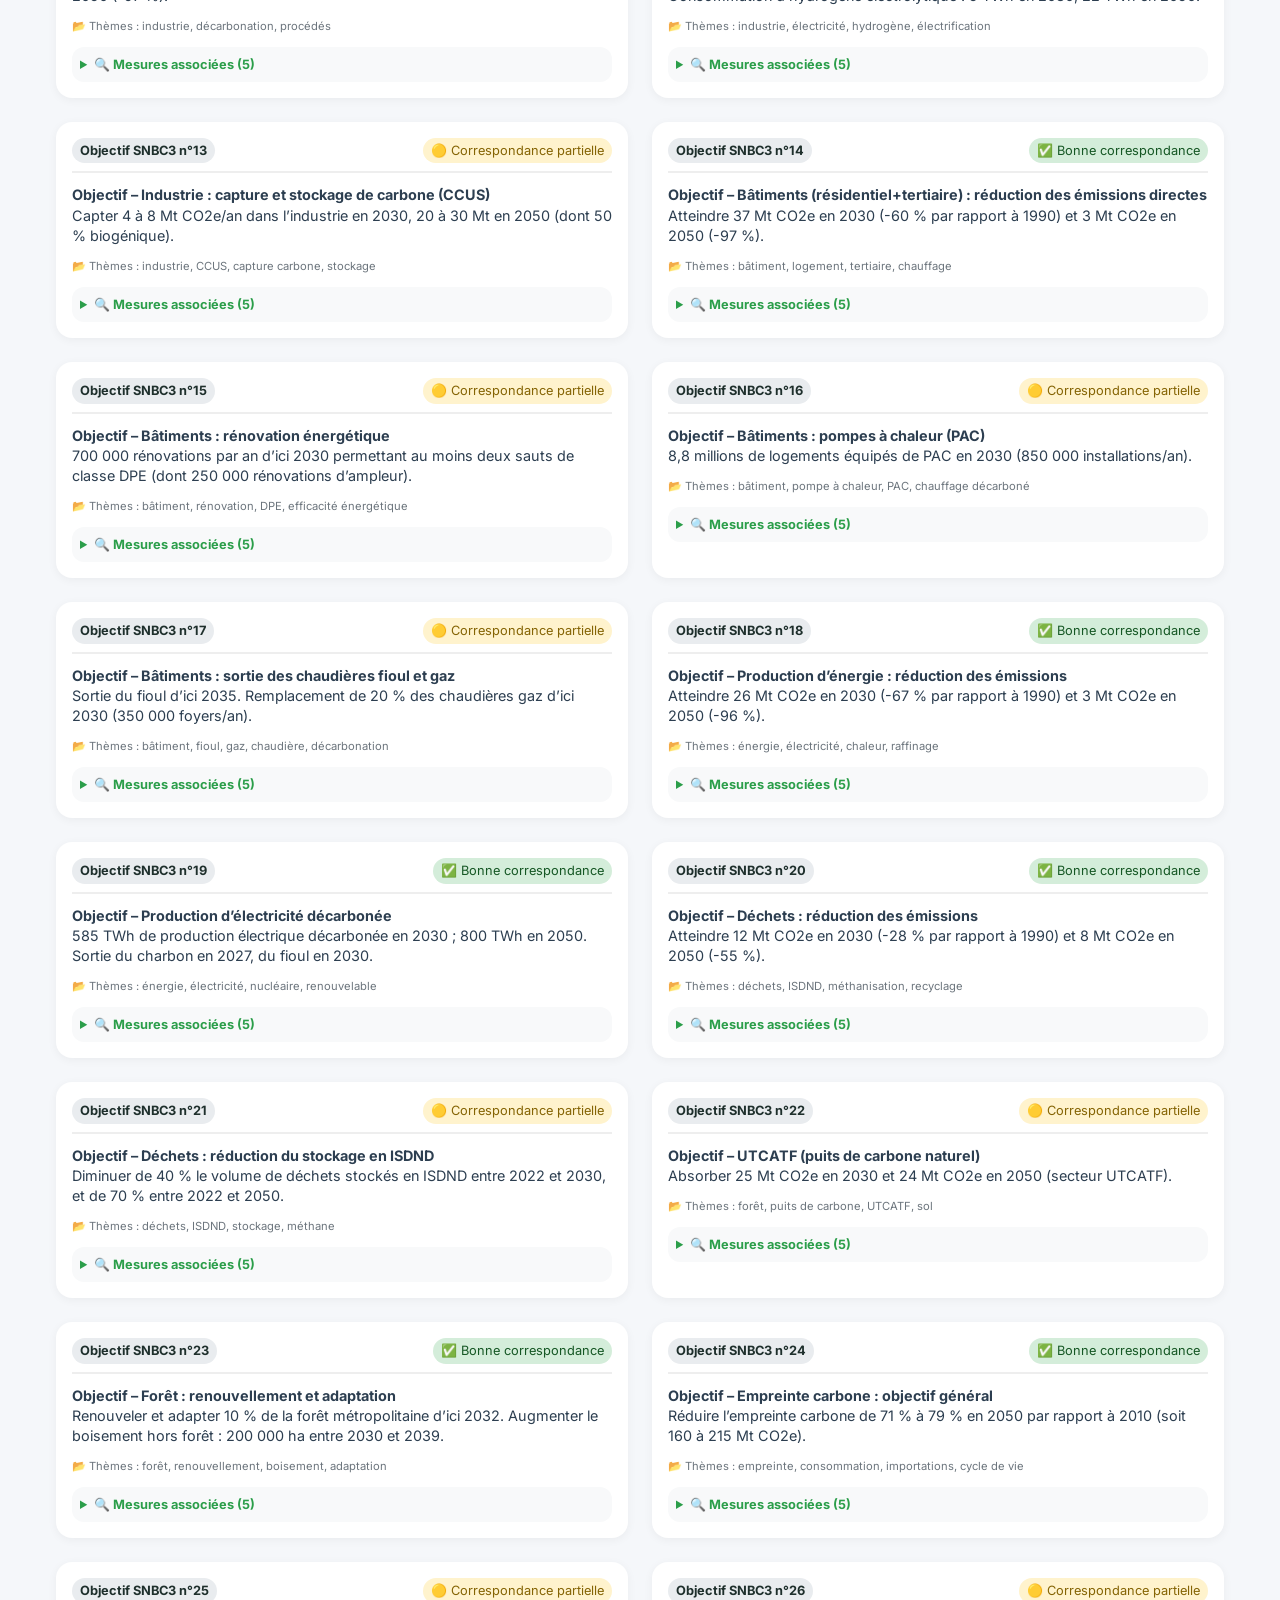
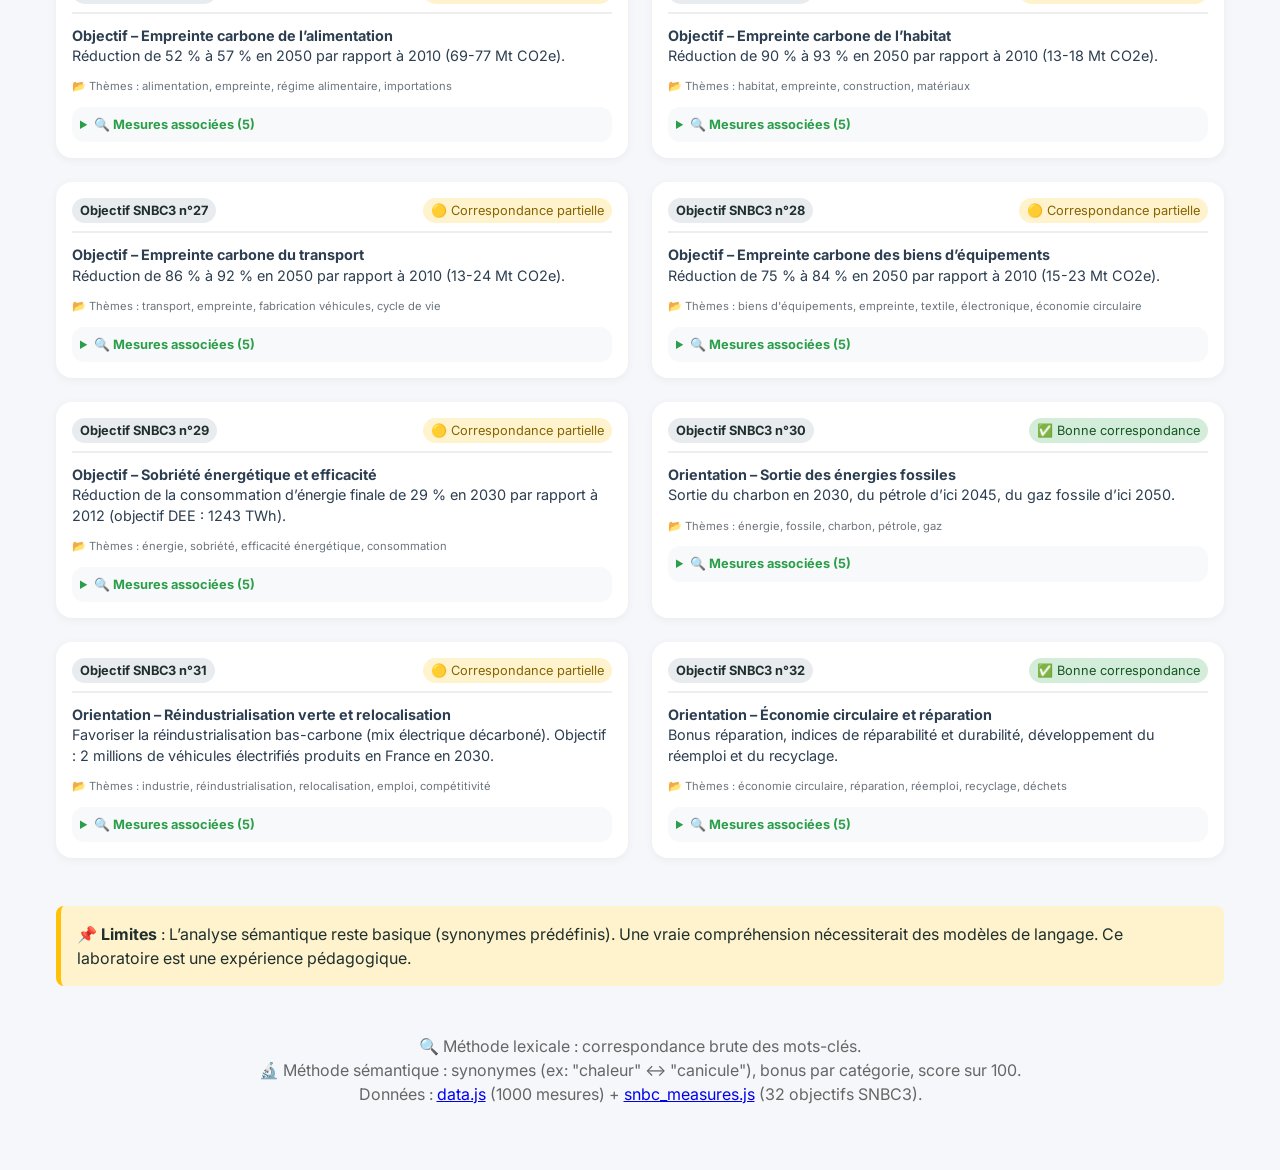
<file: lab-snbc.html>
<!DOCTYPE html>
<html lang="fr">
<head>
    <meta charset="UTF-8">
    <meta name="viewport" content="width=device-width, initial-scale=1.0">
    <title>Lab · Confrontation SNBC3 – SOLARPUNK/France2100</title>
    <link rel="stylesheet" href="css/style.css">
    <style>
        body { background: #f5f7fa; }
        .lab-container { max-width: 1200px; margin: 2rem auto; padding: 1rem; }
        .total-card { background: linear-gradient(135deg, #1a5d8f, #0e3a5a); color: white; padding: 1.5rem; border-radius: 20px; margin-bottom: 2rem; }
        .total-card h2 { margin: 0 0 1rem 0; font-size: 1.5rem; }
        .totals-row { display: flex; flex-wrap: wrap; gap: 2rem; justify-content: space-between; }
        .total-item { flex: 1; text-align: center; background: rgba(255,255,255,0.15); border-radius: 16px; padding: 1rem; }
        .total-item .label { font-size: 0.9rem; opacity: 0.9; margin-bottom: 0.5rem; }
        .total-item .amount { font-size: 2rem; font-weight: bold; }
        .total-item .note { font-size: 0.7rem; margin-top: 0.5rem; opacity: 0.8; }
        .analysis-section { margin-bottom: 3rem; border-top: 3px solid #2b9e4a; padding-top: 1rem; }
        .analysis-title { font-size: 1.6rem; margin: 1rem 0; color: #1a5d8f; }
        .category-grid { display: grid; grid-template-columns: repeat(auto-fill, minmax(380px, 1fr)); gap: 1.5rem; margin-bottom: 2rem; }
        .recommendation-card { background: white; border-radius: 16px; padding: 1rem; box-shadow: 0 2px 10px rgba(0,0,0,0.05); transition: transform 0.2s; }
        .recommendation-card:hover { transform: translateY(-3px); }
        .rec-header { display: flex; justify-content: space-between; align-items: baseline; border-bottom: 2px solid #eee; padding-bottom: 0.5rem; margin-bottom: 0.75rem; }
        .rec-id { font-weight: bold; background: #e9ecef; padding: 0.2rem 0.5rem; border-radius: 20px; font-size: 0.8rem; }
        .rec-status { font-size: 0.8rem; padding: 0.2rem 0.5rem; border-radius: 20px; }
        .status-good { background: #d4edda; color: #155724; }
        .status-partial { background: #fff3cd; color: #856404; }
        .status-none { background: #f8d7da; color: #721c24; }
        .rec-text { font-size: 0.9rem; margin: 0.75rem 0; color: #2c3e50; line-height: 1.4; }
        .rec-secteurs { font-size: 0.7rem; color: #6c757d; margin-bottom: 0.75rem; }
        .matched-measures { background: #f8f9fa; border-radius: 12px; padding: 0.5rem; margin-top: 0.5rem; font-size: 0.8rem; }
        .matched-measures summary { cursor: pointer; font-weight: bold; color: #2b9e4a; }
        .measure-match { margin-left: 1rem; padding: 0.2rem 0; border-bottom: 1px solid #e9ecef; display: flex; justify-content: space-between; }
        .score { font-weight: bold; color: #1a5d8f; }
        .suggestion { background: #e7f5ff; border-left: 4px solid #1a5d8f; padding: 0.5rem; margin-top: 0.5rem; font-size: 0.75rem; }
        footer { text-align: center; margin-top: 2rem; padding: 1rem; color: #666; }
        .warning { background: #fff3cd; border-left: 5px solid #ffc107; padding: 1rem; margin-bottom: 2rem; border-radius: 8px; }
        .comparison-note { background: #e2f0e6; border-left: 5px solid #2b9e4a; padding: 0.8rem; margin-bottom: 1.5rem; border-radius: 8px; font-size: 0.9rem; }
    </style>
</head>
<body>
    <script src="js/nav.js"></script>

    <div class="lab-container">
        <div class="warning">
            ⚠️ <strong>Laboratoire d’analyse – Confrontation programme / SNBC3</strong><br>
            Ce module expérimental confronte les <strong>32 objectifs et orientations de la 3ème Stratégie nationale bas-carbone (SNBC3, 2025)</strong> avec les mesures de « L’Avenir en commun ».<br>
            Deux méthodes sont proposées : <strong>lexicale simple</strong> (mots-clés) et <strong>sémantique enrichie</strong> (synonymes, pondération). Cliquez sur chaque objectif pour voir les correspondances.
        </div>

        <div id="labContent">
            <div style="text-align: center;">Chargement des données...</div>
        </div>

        <footer>
            🔍 Méthode lexicale : correspondance brute des mots-clés.<br>
            🔬 Méthode sémantique : synonymes (ex: "chaleur" ↔ "canicule"), bonus par catégorie, score sur 100.<br>
            Données : <a href="js/data.js">data.js</a> (1000 mesures) + <a href="js/snbc_measures.js">snbc_measures.js</a> (32 objectifs SNBC3).
        </footer>
    </div>

    <script src="js/data.js"></script>
    <script src="js/snbc_measures.js"></script>
    <script>
        (function() {
            if (typeof mesures === 'undefined' || !mesures.length) {
                document.getElementById('labContent').innerHTML = '<div class="warning">❌ Base de données des mesures non chargée.</div>';
                return;
            }
            if (typeof snbcMeasures === 'undefined' || !snbcMeasures.length) {
                document.getElementById('labContent').innerHTML = '<div class="warning">❌ Objectifs SNBC3 non chargés.</div>';
                return;
            }

            // ==================== MÉTHODE LEXICALE SIMPLE ====================
            function lexicalScore(measure, snbc) {
                let score = 0;
                const text = (measure.titre + ' ' + (measure.resume || '') + ' ' + (measure.motscles || []).join(' ') + ' ' + (measure.categorie || '')).toLowerCase();
                const snbcSectors = (snbc.secteurs || []).join(' ').toLowerCase();
                const snbcWords = snbcSectors.split(/\s+/);
                for (let w of snbcWords) {
                    if (w.length > 3 && text.includes(w)) score += 2;
                }
                // bonus catégorie
                if (snbc.secteurs.some(s => measure.categorie === s)) score += 3;
                return score;
            }

            // ==================== MÉTHODE SÉMANTIQUE ENRICHIE ====================
            const synonyms = {
                "transport": ["mobilité", "déplacement", "voiture", "poids lourd", "train", "vélo", "covoiturage", "fret", "logistique"],
                "agriculture": ["agro", "cultures", "élevage", "agricole", "bio", "agroécologie", "haie", "engrais"],
                "industrie": ["usine", "procédé", "décarbonation", "ciment", "acier", "hydrogène", "CCUS", "réindustrialisation"],
                "bâtiment": ["logement", "habitat", "rénovation", "chauffage", "pompe à chaleur", "isolation", "DPE"],
                "énergie": ["électricité", "gaz", "chaleur", "nucléaire", "renouvelable", "fossile", "charbon", "pétrole"],
                "déchets": ["déchet", "ISDND", "méthanisation", "recyclage", "économie circulaire", "réparation"],
                "forêt": ["bois", "forestier", "arbre", "puits de carbone", "renouvellement", "boisement"],
                "empreinte": ["empreinte carbone", "importation", "cycle de vie", "consommation", "alimentation", "habitat", "équipement"],
                "climat": ["réchauffement", "neutralité carbone", "atténuation", "objectif", "GES"],
                "mobilité": ["vélo", "covoiturage", "transport en commun", "train", "voiture électrique"],
                "rénovation": ["rénovation énergétique", "isolation", "performance énergétique", "DPE"],
                "électrification": ["voiture électrique", "pompe à chaleur", "PAC", "électrique"],
                "capture": ["CCUS", "captage carbone", "stockage carbone"]
            };

            function expandSynonyms(word) {
                let expanded = [word];
                for (let [key, syns] of Object.entries(synonyms)) {
                    if (key === word || syns.includes(word)) {
                        expanded.push(key, ...syns);
                    }
                }
                return expanded;
            }

            function semanticScore(measure, snbc) {
                let score = 0;
                const text = (measure.titre + ' ' + (measure.resume || '') + ' ' + (measure.motscles || []).join(' ') + ' ' + (measure.categorie || '')).toLowerCase();
                const snbcSectors = snbc.secteurs || [];
                for (let sector of snbcSectors) {
                    const sectorLower = sector.toLowerCase();
                    const expanded = expandSynonyms(sectorLower);
                    for (let term of expanded) {
                        if (text.includes(term)) {
                            score += 5;
                            break;
                        }
                    }
                }
                if (snbc.secteurs.some(s => measure.categorie === s)) score += 8;
                const snbcTitleWords = snbc.title.toLowerCase().split(/\s+/).filter(w => w.length > 4);
                for (let w of snbcTitleWords) {
                    if (text.includes(w)) score += 2;
                }
                return Math.min(100, score);
            }

            function computeMatches(list, scoreFunction) {
                return list.map(item => {
                    const matches = [];
                    for (let measure of mesures) {
                        const score = scoreFunction(measure, item);
                        if (score > 0) {
                            matches.push({
                                id: measure.id,
                                titre: measure.titre,
                                categorie: measure.categorie,
                                score: score
                            });
                        }
                    }
                    matches.sort((a,b) => b.score - a.score);
                    const topMatches = matches.slice(0,5);
                    const status = topMatches.length === 0 ? 'none' : (topMatches[0].score >= (scoreFunction === lexicalScore ? 3 : 20) ? 'good' : 'partial');
                    return { ...item, matches: topMatches, status };
                });
            }

            const lexicalResults = computeMatches(snbcMeasures, lexicalScore);
            const semanticResults = computeMatches(snbcMeasures, semanticScore);

            function renderStats(results, title) {
                const total = results.length;
                const good = results.filter(r => r.status === 'good').length;
                const partial = results.filter(r => r.status === 'partial').length;
                const none = results.filter(r => r.status === 'none').length;
                const coverage = Math.round((good + partial) / total * 100);
                return `
                    <div class="total-card">
                        <h2>📊 ${title}</h2>
                        <div class="totals-row">
                            <div class="total-item"><div class="label">Objectifs SNBC3</div><div class="amount">${total}</div></div>
                            <div class="total-item"><div class="label">🟢 Bonne correspondance</div><div class="amount">${good}</div></div>
                            <div class="total-item"><div class="label">🟡 Correspondance partielle</div><div class="amount">${partial}</div></div>
                            <div class="total-item"><div class="label">🔴 Non couverts</div><div class="amount">${none}</div></div>
                        </div>
                        <div class="totals-row" style="margin-top:1rem">
                            <div class="total-item"><div class="label">📊 Taux de couverture</div><div class="amount">${coverage}%</div></div>
                        </div>
                    </div>
                `;
            }

            function renderDetails(results, methodName) {
                let html = `<h3>🔎 Détail des correspondances (${methodName})</h3><div class="category-grid">`;
                for (let p of results) {
                    let statusClass = p.status === 'good' ? 'status-good' : (p.status === 'partial' ? 'status-partial' : 'status-none');
                    let statusText = p.status === 'good' ? '✅ Bonne correspondance' : (p.status === 'partial' ? '🟡 Correspondance partielle' : '❌ Aucune mesure');
                    html += `
                        <div class="recommendation-card">
                            <div class="rec-header">
                                <span class="rec-id">Objectif SNBC3 n°${p.id}</span>
                                <span class="rec-status ${statusClass}">${statusText}</span>
                            </div>
                            <div class="rec-text"><strong>${p.title}</strong><br>${p.description.substring(0,150)}${p.description.length>150?'…':''}</div>
                            <div class="rec-secteurs">📂 Thèmes : ${(p.secteurs || []).join(', ')}</div>
                    `;
                    if (p.matches.length > 0) {
                        html += `<details class="matched-measures"><summary>🔍 Mesures associées (${p.matches.length})</summary>`;
                        for (let m of p.matches) {
                            html += `<div class="measure-match"><span><strong>${m.titre}</strong> (${m.categorie})</span><span class="score">score ${Math.round(m.score)}</span></div>`;
                        }
                        html += `</details>`;
                    } else {
                        html += `<div class="suggestion">💡 Aucune mesure trouvée. Piste : intégrer des engagements sur ${p.secteurs.slice(0,3).join(', ')}.</div>`;
                    }
                    html += `</div>`;
                }
                html += `</div>`;
                return html;
            }

            const fullHtml = `
                <div class="comparison-note">
                    🔬 <strong>Comparaison des deux méthodes</strong> : l’analyse lexicale simple donne un taux de couverture souvent plus bas car elle ne capte pas les synonymes. L’analyse sémantique enrichie (synonymes, pondération) détecte davantage de correspondances et reflète mieux l’intention des objectifs.
                </div>
                <div class="analysis-section">
                    ${renderStats(lexicalResults, "Analyse lexicale simple")}
                    ${renderDetails(lexicalResults, "Lexicale")}
                </div>
                <div class="analysis-section">
                    ${renderStats(semanticResults, "Analyse sémantique enrichie")}
                    ${renderDetails(semanticResults, "Sémantique")}
                </div>
                <div class="warning">
                    📌 <strong>Limites</strong> : L’analyse sémantique reste basique (synonymes prédéfinis). Une vraie compréhension nécessiterait des modèles de langage. Ce laboratoire est une expérience pédagogique.
                </div>
            `;
            document.getElementById('labContent').innerHTML = fullHtml;
        })();
    </script>
</body>
</html>
</file>
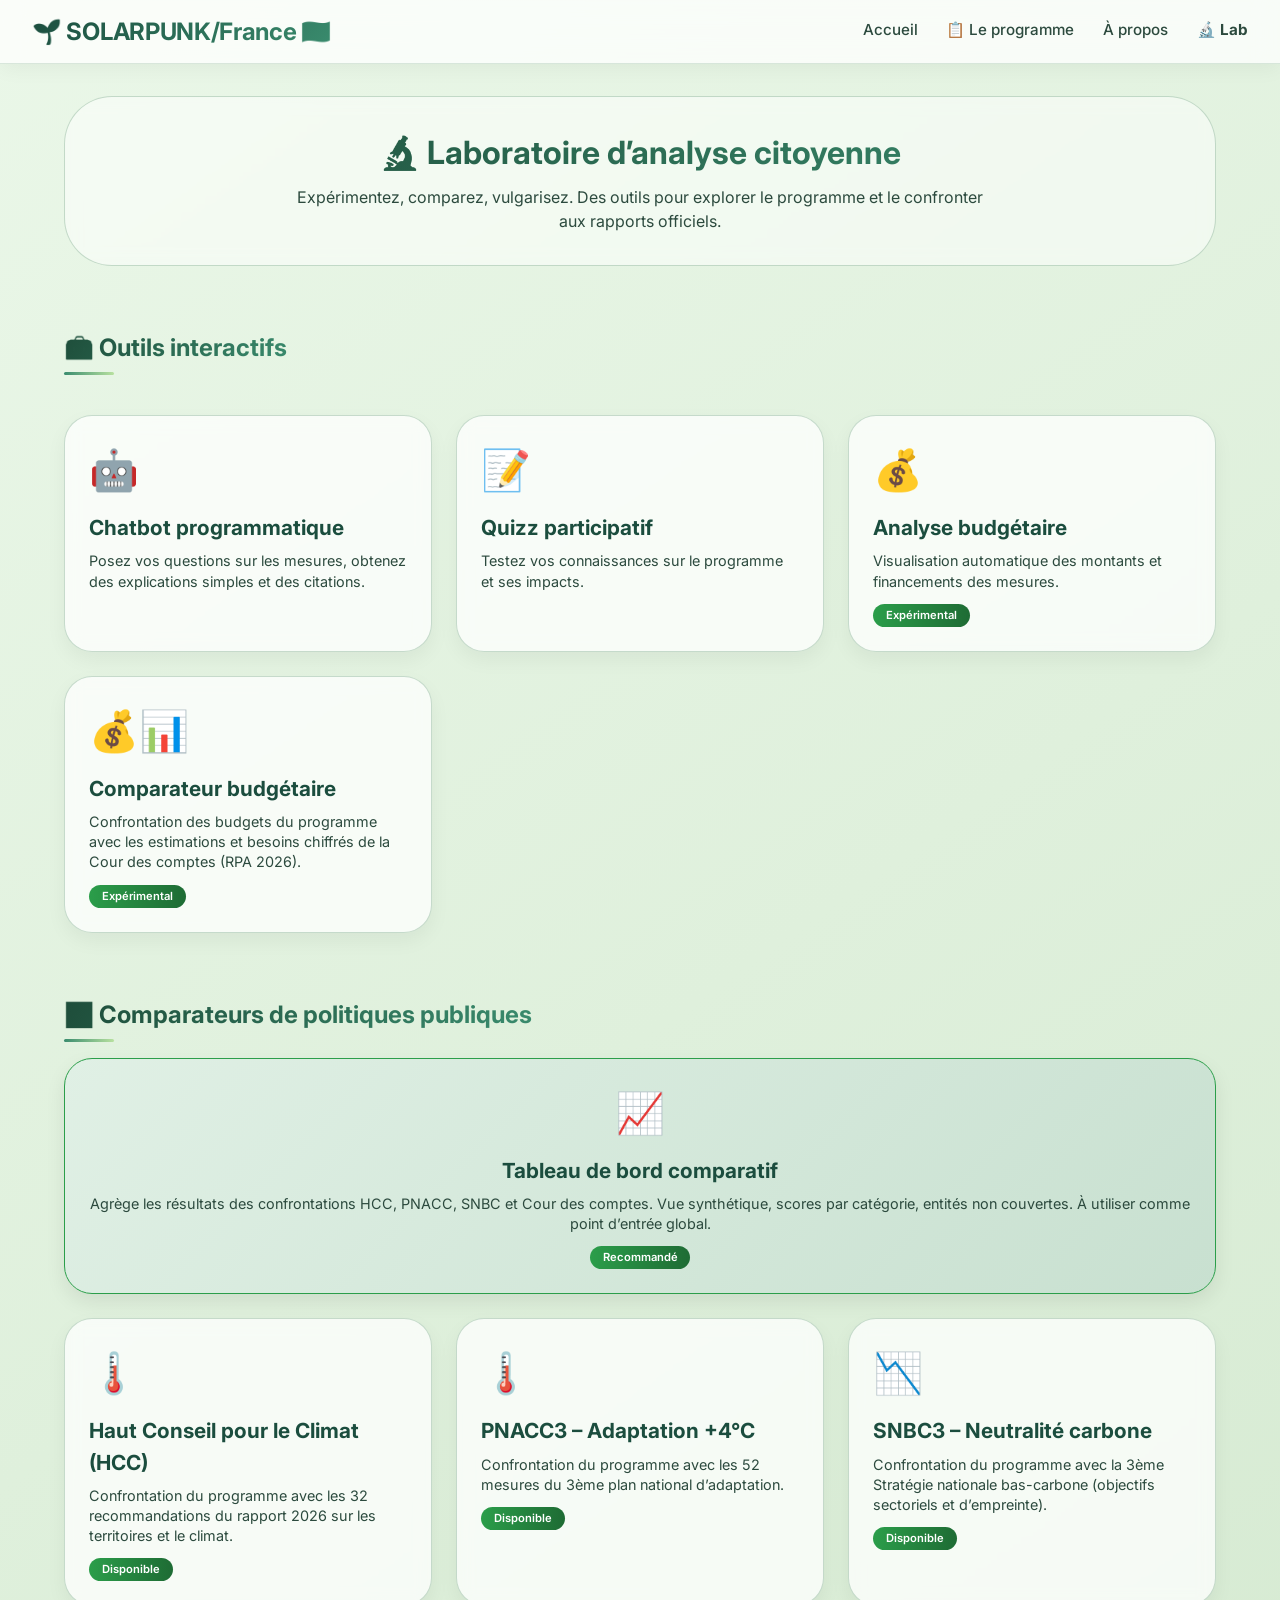
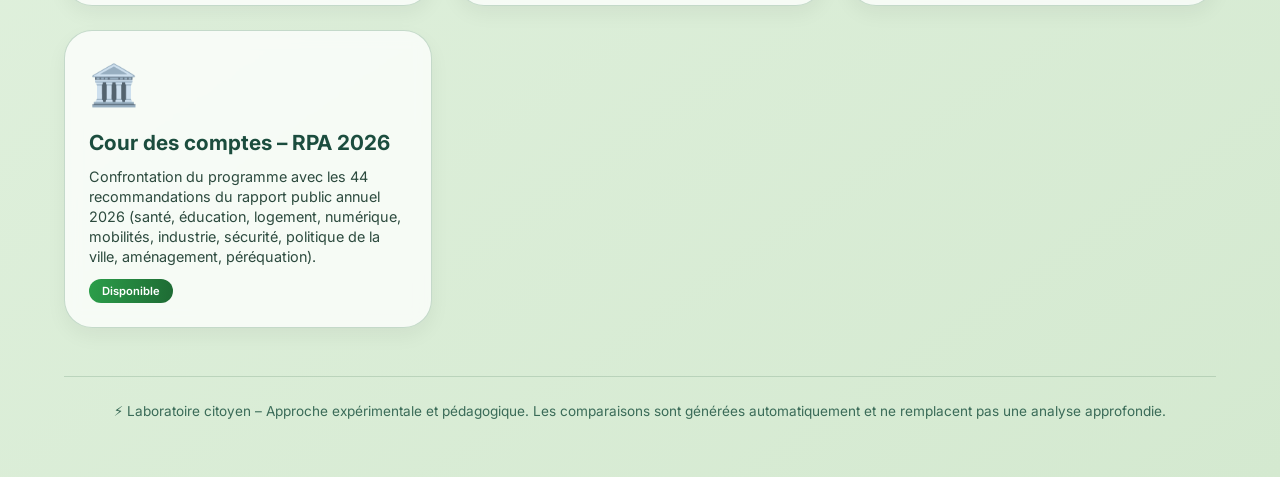
<file: lab.html>
<!DOCTYPE html>
<html lang="fr">
<head>
    <meta charset="UTF-8">
    <meta name="viewport" content="width=device-width, initial-scale=1.0">
    <title>Lab · Solarpunk/France2100</title>
    <link rel="stylesheet" href="css/style.css">
    <link href="https://fonts.googleapis.com/css2?family=Inter:opsz,wght@14..32,300;14..32,400;14..32,600;14..32,700&display=swap" rel="stylesheet">
    <style>
        * {
            margin: 0;
            padding: 0;
            box-sizing: border-box;
        }
        body {
            background: linear-gradient(145deg, #eaf7e8 0%, #d4e9d0 100%);
            font-family: 'Inter', system-ui, -apple-system, sans-serif;
            line-height: 1.5;
            color: #1e2f2c;
        }
        .lab-dashboard {
            max-width: 1200px;
            margin: 2rem auto;
            padding: 0 1.5rem;
            position: relative;
            z-index: 2;
        }
        .hero {
            text-align: center;
            margin-bottom: 2rem;
            background: rgba(255, 255, 255, 0.5);
            backdrop-filter: blur(8px);
            border-radius: 48px;
            padding: 2rem;
            border: 1px solid rgba(80, 140, 100, 0.3);
        }
        .hero h1 {
            font-size: 2rem;
            background: linear-gradient(120deg, #1e4d3a, #3a8c6e);
            background-clip: text;
            -webkit-background-clip: text;
            color: transparent;
            margin-bottom: 0.5rem;
        }
        .hero p {
            color: #2c4a3e;
            max-width: 700px;
            margin: 0 auto;
        }
        .section-title {
            font-size: 1.5rem;
            font-weight: 700;
            margin: 2rem 0 1rem;
            background: linear-gradient(120deg, #1e4d3a, #3a8c6e);
            background-clip: text;
            -webkit-background-clip: text;
            color: transparent;
            display: inline-block;
            position: relative;
        }
        .section-title::after {
            content: "";
            display: block;
            width: 50px;
            height: 3px;
            background: linear-gradient(90deg, #3a8c6e, #b8e1a0);
            margin-top: 6px;
            border-radius: 3px;
        }
        .cards-grid {
            display: grid;
            grid-template-columns: repeat(auto-fill, minmax(280px, 1fr));
            gap: 1.5rem;
            margin-bottom: 2rem;
        }
        .tool-card {
            background: rgba(255, 255, 255, 0.75);
            backdrop-filter: blur(8px);
            border-radius: 28px;
            padding: 1.5rem;
            box-shadow: 0 8px 20px rgba(0, 0, 0, 0.05);
            transition: all 0.2s ease;
            text-decoration: none;
            color: inherit;
            display: block;
            border: 1px solid rgba(80, 140, 100, 0.3);
        }
        .tool-card:hover {
            transform: translateY(-5px);
            background: rgba(255, 255, 255, 0.9);
            box-shadow: 0 20px 30px -12px rgba(30, 70, 50, 0.2);
            border-color: #8fc0a9;
        }
        .tool-icon {
            font-size: 2.5rem;
            margin-bottom: 0.75rem;
        }
        .tool-title {
            font-size: 1.3rem;
            font-weight: 700;
            margin-bottom: 0.5rem;
            color: #1b4d3e;
        }
        .tool-desc {
            color: #2c4a3e;
            font-size: 0.9rem;
            line-height: 1.4;
        }
        .badge-new {
            background: linear-gradient(95deg, #2b9e4a, #1e6b34);
            color: white;
            font-size: 0.7rem;
            padding: 0.2rem 0.8rem;
            border-radius: 40px;
            display: inline-block;
            margin-top: 0.75rem;
            font-weight: 600;
        }
        .dashboard-highlight {
            background: linear-gradient(135deg, #e0f0e5, #c8e0d0);
            border: 1px solid #2b9e4a;
            margin-bottom: 1.5rem;
            text-align: center;
            box-shadow: 0 8px 20px rgba(0,0,0,0.08);
        }
        .coming-soon {
            opacity: 0.7;
            filter: grayscale(0.1);
        }
        footer {
            text-align: center;
            margin-top: 3rem;
            padding: 1.5rem;
            color: #3a6b58;
            border-top: 1px solid rgba(60, 110, 80, 0.2);
            font-size: 0.85rem;
        }
        @media (max-width: 768px) {
            .hero h1 { font-size: 1.5rem; }
            .section-title { font-size: 1.3rem; }
        }
    </style>
</head>
<body>
    <script src="js/nav.js"></script>

    <div class="lab-dashboard">
        <div class="hero">
            <h1>🔬 Laboratoire d’analyse citoyenne</h1>
            <p>Expérimentez, comparez, vulgarisez. Des outils pour explorer le programme et le confronter aux rapports officiels.</p>
        </div>

        <div class="section-title">
            🧰 Outils interactifs
        </div>
        <div class="cards-grid">
            <a href="chatbot.html" class="tool-card">
                <div class="tool-icon">🤖</div>
                <div class="tool-title">Chatbot programmatique</div>
                <div class="tool-desc">Posez vos questions sur les mesures, obtenez des explications simples et des citations.</div>
            </a>
            <a href="quizz.html" class="tool-card">
                <div class="tool-icon">📝</div>
                <div class="tool-title">Quizz participatif</div>
                <div class="tool-desc">Testez vos connaissances sur le programme et ses impacts.</div>
            </a>
            <a href="budget.html" class="tool-card">
                <div class="tool-icon">💰</div>
                <div class="tool-title">Analyse budgétaire</div>
                <div class="tool-desc">Visualisation automatique des montants et financements des mesures.</div>
                <span class="badge-new">Expérimental</span>
            </a>
            <a href="lab-budget-cdc.html" class="tool-card">
                <div class="tool-icon">💰📊</div>
                <div class="tool-title">Comparateur budgétaire</div>
                <div class="tool-desc">Confrontation des budgets du programme avec les estimations et besoins chiffrés de la Cour des comptes (RPA 2026).</div>
                <span class="badge-new">Expérimental</span>
            </a>
        </div>

        <div class="section-title">
            📊 Comparateurs de politiques publiques
        </div>

        <!-- Carte du tableau de bord global -->
        <a href="dashboard.html" class="tool-card dashboard-highlight">
            <div class="tool-icon">📈</div>
            <div class="tool-title">Tableau de bord comparatif</div>
            <div class="tool-desc">Agrège les résultats des confrontations HCC, PNACC, SNBC et Cour des comptes. Vue synthétique, scores par catégorie, entités non couvertes. À utiliser comme point d’entrée global.</div>
            <span class="badge-new">Recommandé</span>
        </a>

        <div class="cards-grid">
            <a href="lab-hcc.html" class="tool-card">
                <div class="tool-icon">🌡️</div>
                <div class="tool-title">Haut Conseil pour le Climat (HCC)</div>
                <div class="tool-desc">Confrontation du programme avec les 32 recommandations du rapport 2026 sur les territoires et le climat.</div>
                <span class="badge-new">Disponible</span>
            </a>
            <a href="lab-pnacc.html" class="tool-card">
                <div class="tool-icon">🌡️</div>
                <div class="tool-title">PNACC3 – Adaptation +4°C</div>
                <div class="tool-desc">Confrontation du programme avec les 52 mesures du 3ème plan national d’adaptation.</div>
                <span class="badge-new">Disponible</span>
            </a>
            <a href="lab-snbc.html" class="tool-card">
                <div class="tool-icon">📉</div>
                <div class="tool-title">SNBC3 – Neutralité carbone</div>
                <div class="tool-desc">Confrontation du programme avec la 3ème Stratégie nationale bas-carbone (objectifs sectoriels et d’empreinte).</div>
                <span class="badge-new">Disponible</span>
            </a>
            <a href="lab-cdc.html" class="tool-card">
                <div class="tool-icon">🏛️</div>
                <div class="tool-title">Cour des comptes – RPA 2026</div>
                <div class="tool-desc">Confrontation du programme avec les 44 recommandations du rapport public annuel 2026 (santé, éducation, logement, numérique, mobilités, industrie, sécurité, politique de la ville, aménagement, péréquation).</div>
                <span class="badge-new">Disponible</span>
            </a>
        </div>

        <footer>
            ⚡ Laboratoire citoyen – Approche expérimentale et pédagogique. Les comparaisons sont générées automatiquement et ne remplacent pas une analyse approfondie.
        </footer>
    </div>
</body>
</html>
</file>
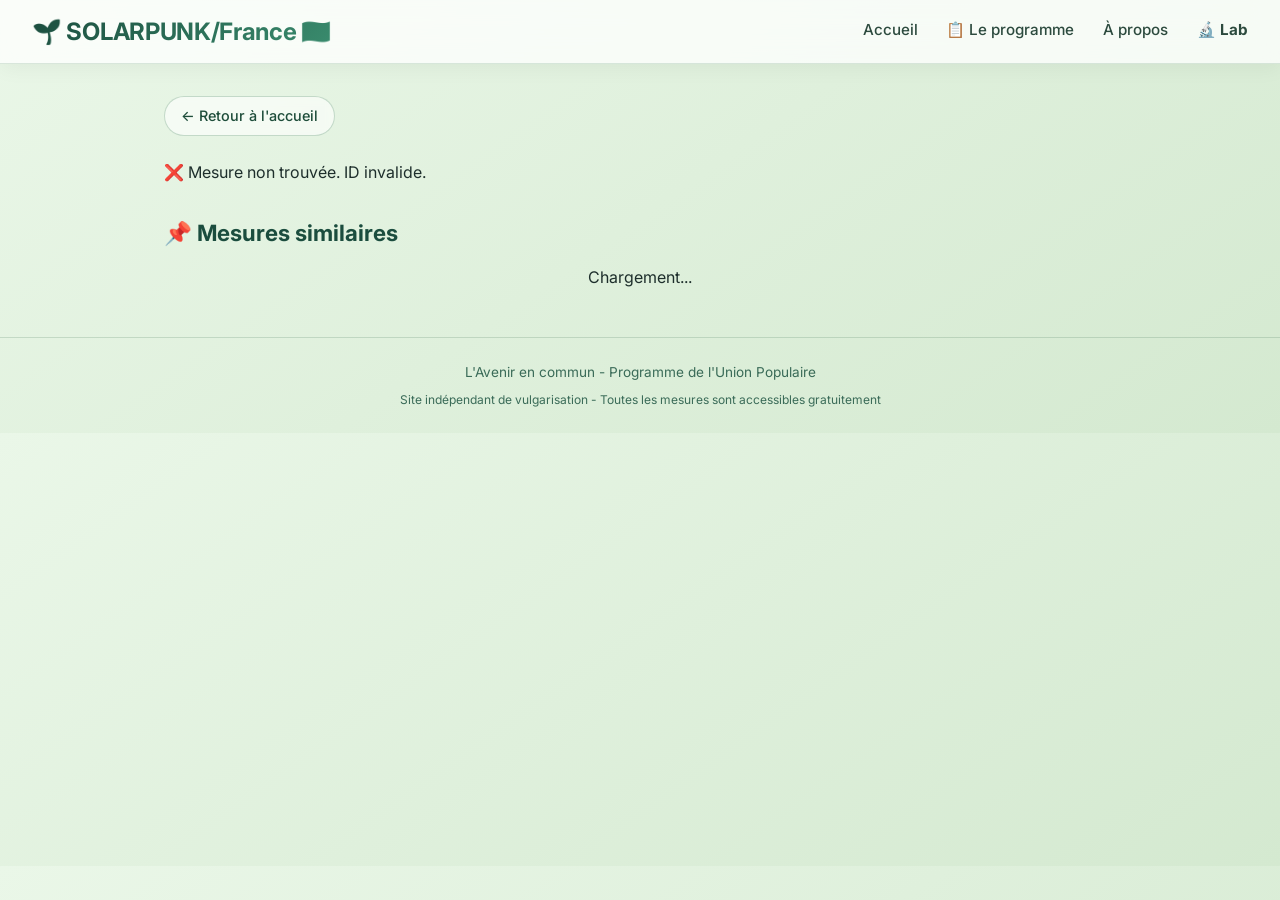
<file: mesure.html>
<!DOCTYPE html>
<html lang="fr">
<head>
    <meta charset="UTF-8">
    <meta name="viewport" content="width=device-width, initial-scale=1.0">
    <title>Mesure · SOLARPUNK/France2100</title>
    <meta name="description" content="Détail de la mesure du programme L'Avenir en commun">
    <link rel="stylesheet" href="css/style.css">
    <link href="https://fonts.googleapis.com/css2?family=Inter:opsz,wght@14..32,300;14..32,400;14..32,600;14..32,700&display=swap" rel="stylesheet">
    <style>
        * {
            margin: 0;
            padding: 0;
            box-sizing: border-box;
        }
        body {
            background: linear-gradient(145deg, #eaf7e8 0%, #d4e9d0 100%);
            font-family: 'Inter', system-ui, -apple-system, sans-serif;
            line-height: 1.5;
            color: #1e2f2c;
        }
        .measure-container {
            max-width: 1000px;
            margin: 2rem auto;
            padding: 0 1.5rem;
            position: relative;
            z-index: 2;
        }
        .back-link {
            display: inline-flex;
            align-items: center;
            gap: 0.4rem;
            background: rgba(255, 255, 255, 0.6);
            backdrop-filter: blur(4px);
            padding: 0.5rem 1rem;
            border-radius: 40px;
            text-decoration: none;
            color: #1e4d3a;
            font-weight: 500;
            font-size: 0.9rem;
            margin-bottom: 1.5rem;
            transition: all 0.2s;
            border: 1px solid rgba(80, 140, 100, 0.3);
        }
        .back-link:hover {
            background: rgba(255, 255, 255, 0.9);
            transform: translateX(-4px);
        }
        .measure-navigation {
            display: flex;
            justify-content: space-between;
            margin-bottom: 1.5rem;
            gap: 1rem;
            flex-wrap: wrap;
        }
        .measure-navigation a, .measure-navigation span {
            background: rgba(255, 255, 255, 0.6);
            backdrop-filter: blur(4px);
            padding: 0.6rem 1.2rem;
            border-radius: 40px;
            text-decoration: none;
            color: #1e4d3a;
            font-weight: 500;
            transition: all 0.2s;
            border: 1px solid rgba(80, 140, 100, 0.3);
        }
        .measure-navigation a:hover {
            background: rgba(255, 255, 255, 0.9);
            transform: translateX(2px);
        }
        .measure-navigation .disabled {
            opacity: 0.5;
            cursor: default;
        }
        .measure-header {
            background: rgba(255, 255, 255, 0.75);
            backdrop-filter: blur(8px);
            border-radius: 32px;
            padding: 1.5rem;
            margin-bottom: 1.5rem;
            border: 1px solid rgba(80, 140, 100, 0.3);
        }
        .measure-counter {
            font-size: 0.8rem;
            color: #3a6b58;
            margin-bottom: 0.5rem;
        }
        .measure-tag {
            display: inline-block;
            background: rgba(60, 120, 80, 0.15);
            padding: 0.2rem 0.8rem;
            border-radius: 40px;
            font-size: 0.7rem;
            font-weight: 600;
            margin-bottom: 0.8rem;
        }
        .measure-badges {
            margin-bottom: 0.5rem;
        }
        .badge-star {
            background: linear-gradient(95deg, #ffc107, #ff9800);
            color: #1e2f2c;
            padding: 0.2rem 0.8rem;
            border-radius: 40px;
            font-size: 0.7rem;
            font-weight: 600;
            display: inline-block;
        }
        .measure-header h1 {
            font-size: 1.8rem;
            font-weight: 700;
            color: #1b4d3e;
            margin: 0.5rem 0 1rem;
        }
        .save-button {
            background: linear-gradient(95deg, #2b9e4a, #1e6b34);
            color: white;
            border: none;
            padding: 0.6rem 1.2rem;
            border-radius: 40px;
            cursor: pointer;
            font-weight: 600;
            font-family: inherit;
            transition: transform 0.1s;
        }
        .save-button.saved {
            background: #6c7a6e;
        }
        .resume-box {
            background: rgba(220, 240, 220, 0.6);
            border-left: 5px solid #3a8c6e;
            padding: 1rem;
            border-radius: 20px;
            margin-bottom: 1.5rem;
            font-weight: 500;
        }
        .section {
            background: rgba(255, 255, 255, 0.7);
            backdrop-filter: blur(4px);
            border-radius: 28px;
            padding: 1.5rem;
            margin-bottom: 1.5rem;
            border: 1px solid rgba(80, 140, 100, 0.2);
        }
        .section h2 {
            font-size: 1.4rem;
            font-weight: 700;
            color: #1b4d3e;
            margin-bottom: 0.8rem;
            display: flex;
            align-items: center;
            gap: 0.5rem;
        }
        .section p, .section .chiffre {
            color: #2c4a3e;
            line-height: 1.5;
        }
        .chiffre {
            font-size: 1.2rem;
            font-weight: 600;
            background: rgba(60, 120, 80, 0.1);
            padding: 0.8rem;
            border-radius: 20px;
            text-align: center;
        }
        .financement {
            background: rgba(255, 245, 200, 0.6);
        }
        .share-buttons {
            display: flex;
            flex-wrap: wrap;
            gap: 0.5rem;
            margin-top: 0.8rem;
        }
        .share-btn {
            background: rgba(100, 140, 110, 0.15);
            padding: 0.4rem 1rem;
            border-radius: 40px;
            text-decoration: none;
            color: #1e4d3a;
            font-size: 0.8rem;
            transition: all 0.2s;
            border: 1px solid rgba(80, 140, 100, 0.3);
        }
        .share-btn:hover {
            background: rgba(100, 140, 110, 0.3);
            transform: translateY(-2px);
        }
        .similar-measures {
            margin-top: 2rem;
        }
        .similar-measures h3 {
            font-size: 1.4rem;
            font-weight: 700;
            color: #1b4d3e;
            margin-bottom: 1rem;
        }
        .similar-grid {
            display: grid;
            grid-template-columns: repeat(auto-fill, minmax(280px, 1fr));
            gap: 1rem;
        }
        .similar-card {
            background: rgba(255, 255, 255, 0.7);
            backdrop-filter: blur(4px);
            border-radius: 24px;
            padding: 1rem;
            text-decoration: none;
            color: inherit;
            transition: all 0.2s;
            border: 1px solid rgba(80, 140, 100, 0.2);
        }
        .similar-card:hover {
            background: rgba(255, 255, 255, 0.9);
            transform: translateY(-3px);
            border-color: #8fc0a9;
        }
        .similar-tag {
            display: inline-block;
            background: rgba(60, 120, 80, 0.15);
            padding: 0.2rem 0.6rem;
            border-radius: 20px;
            font-size: 0.7rem;
            margin-bottom: 0.5rem;
        }
        .similar-card h4 {
            font-size: 1rem;
            font-weight: 700;
            color: #1b4d3e;
            margin-bottom: 0.3rem;
        }
        .similar-card p {
            font-size: 0.8rem;
            color: #3a6b58;
        }
        footer {
            text-align: center;
            margin-top: 3rem;
            padding: 1.5rem;
            color: #3a6b58;
            border-top: 1px solid rgba(60, 110, 80, 0.2);
            font-size: 0.85rem;
        }
        @media (max-width: 768px) {
            .measure-header h1 { font-size: 1.4rem; }
            .section h2 { font-size: 1.2rem; }
        }
    </style>
</head>
<body>
    <script src="js/nav.js"></script>

    <div class="measure-container">
        <a href="index.html" class="back-link">← Retour à l'accueil</a>
        <div id="measureNavigation"></div>
        <div id="measureContent">Chargement...</div>
        <div class="similar-measures">
            <h3>📌 Mesures similaires</h3>
            <div id="similarContent" class="similar-grid">
                <div style="text-align: center; grid-column: 1/-1;">Chargement...</div>
            </div>
        </div>
    </div>

    <footer>
        <p>L'Avenir en commun - Programme de l'Union Populaire</p>
        <p style="margin-top: 0.5rem; font-size: 0.75rem;">Site indépendant de vulgarisation - Toutes les mesures sont accessibles gratuitement</p>
    </footer>

    <script src="js/data.js"></script>
    <script src="js/main.js"></script>
    <script src="js/measure.js"></script>
</body>
</html>
</file>
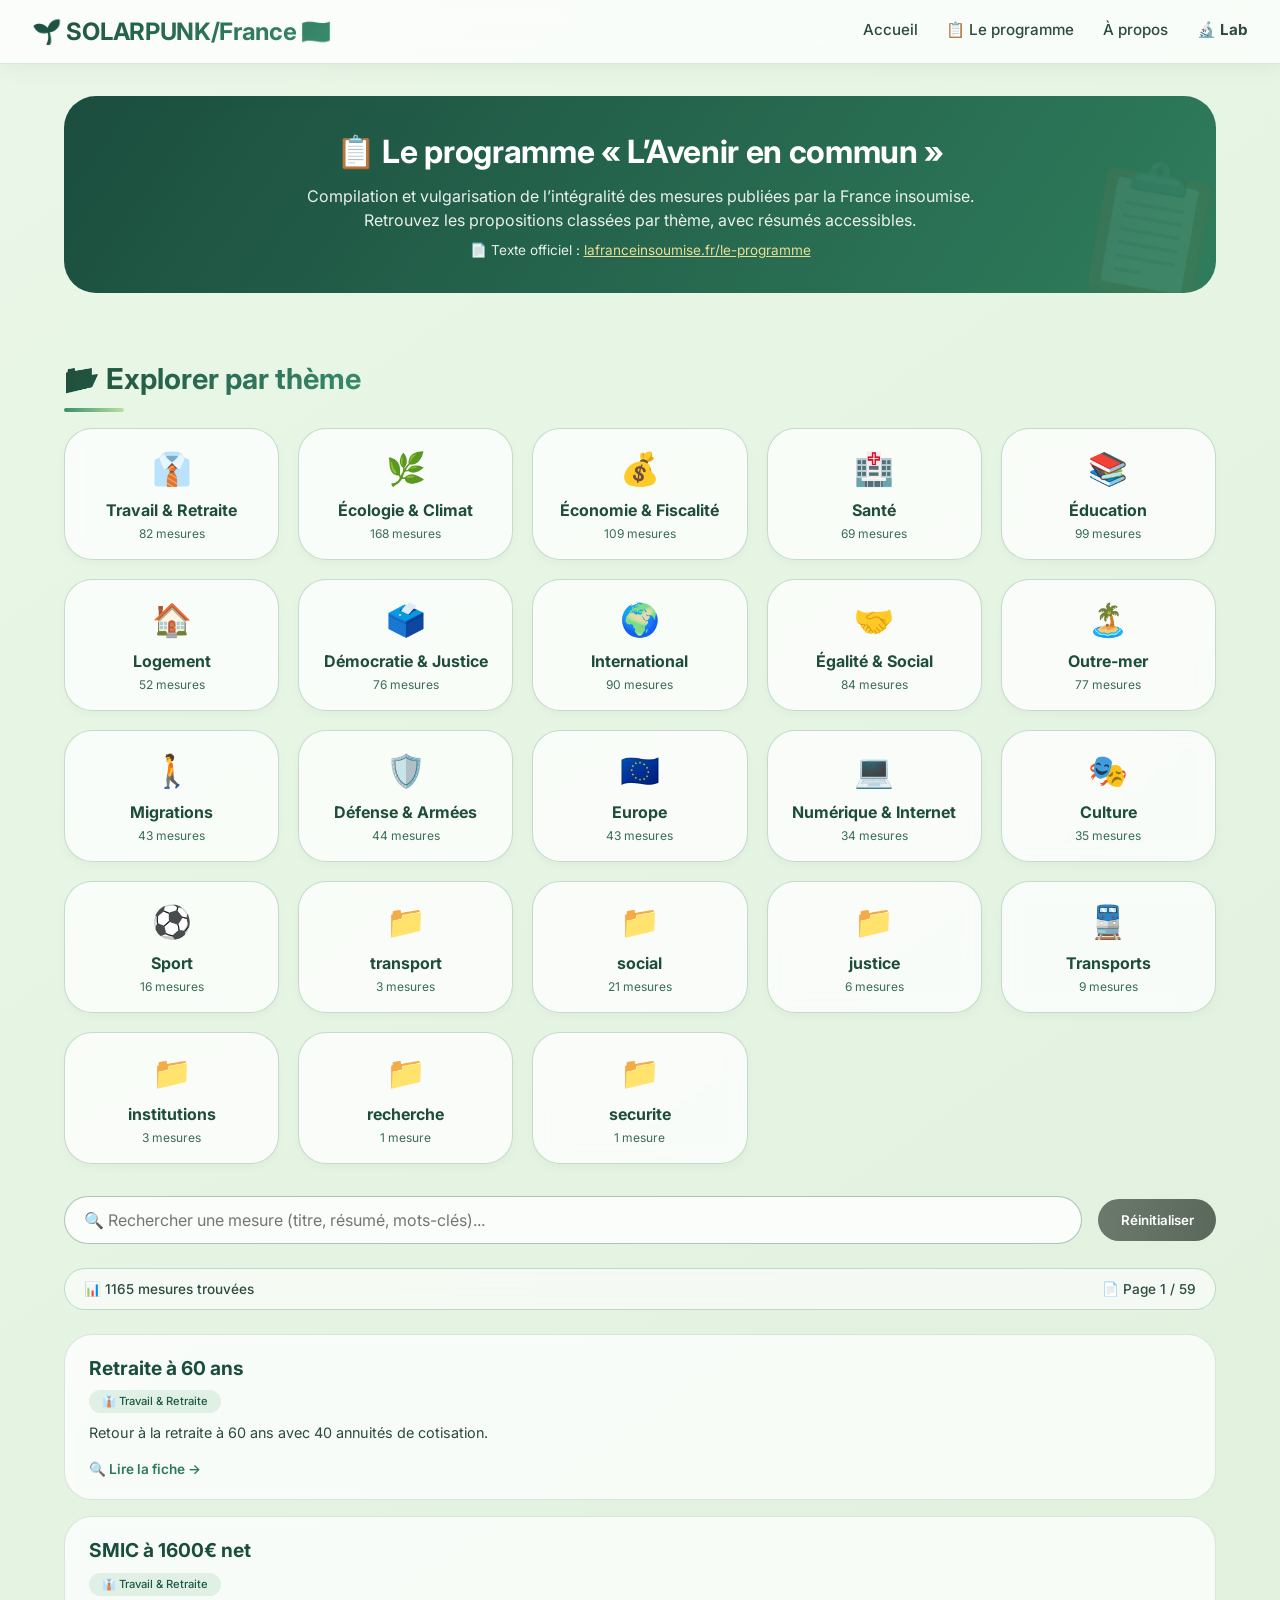
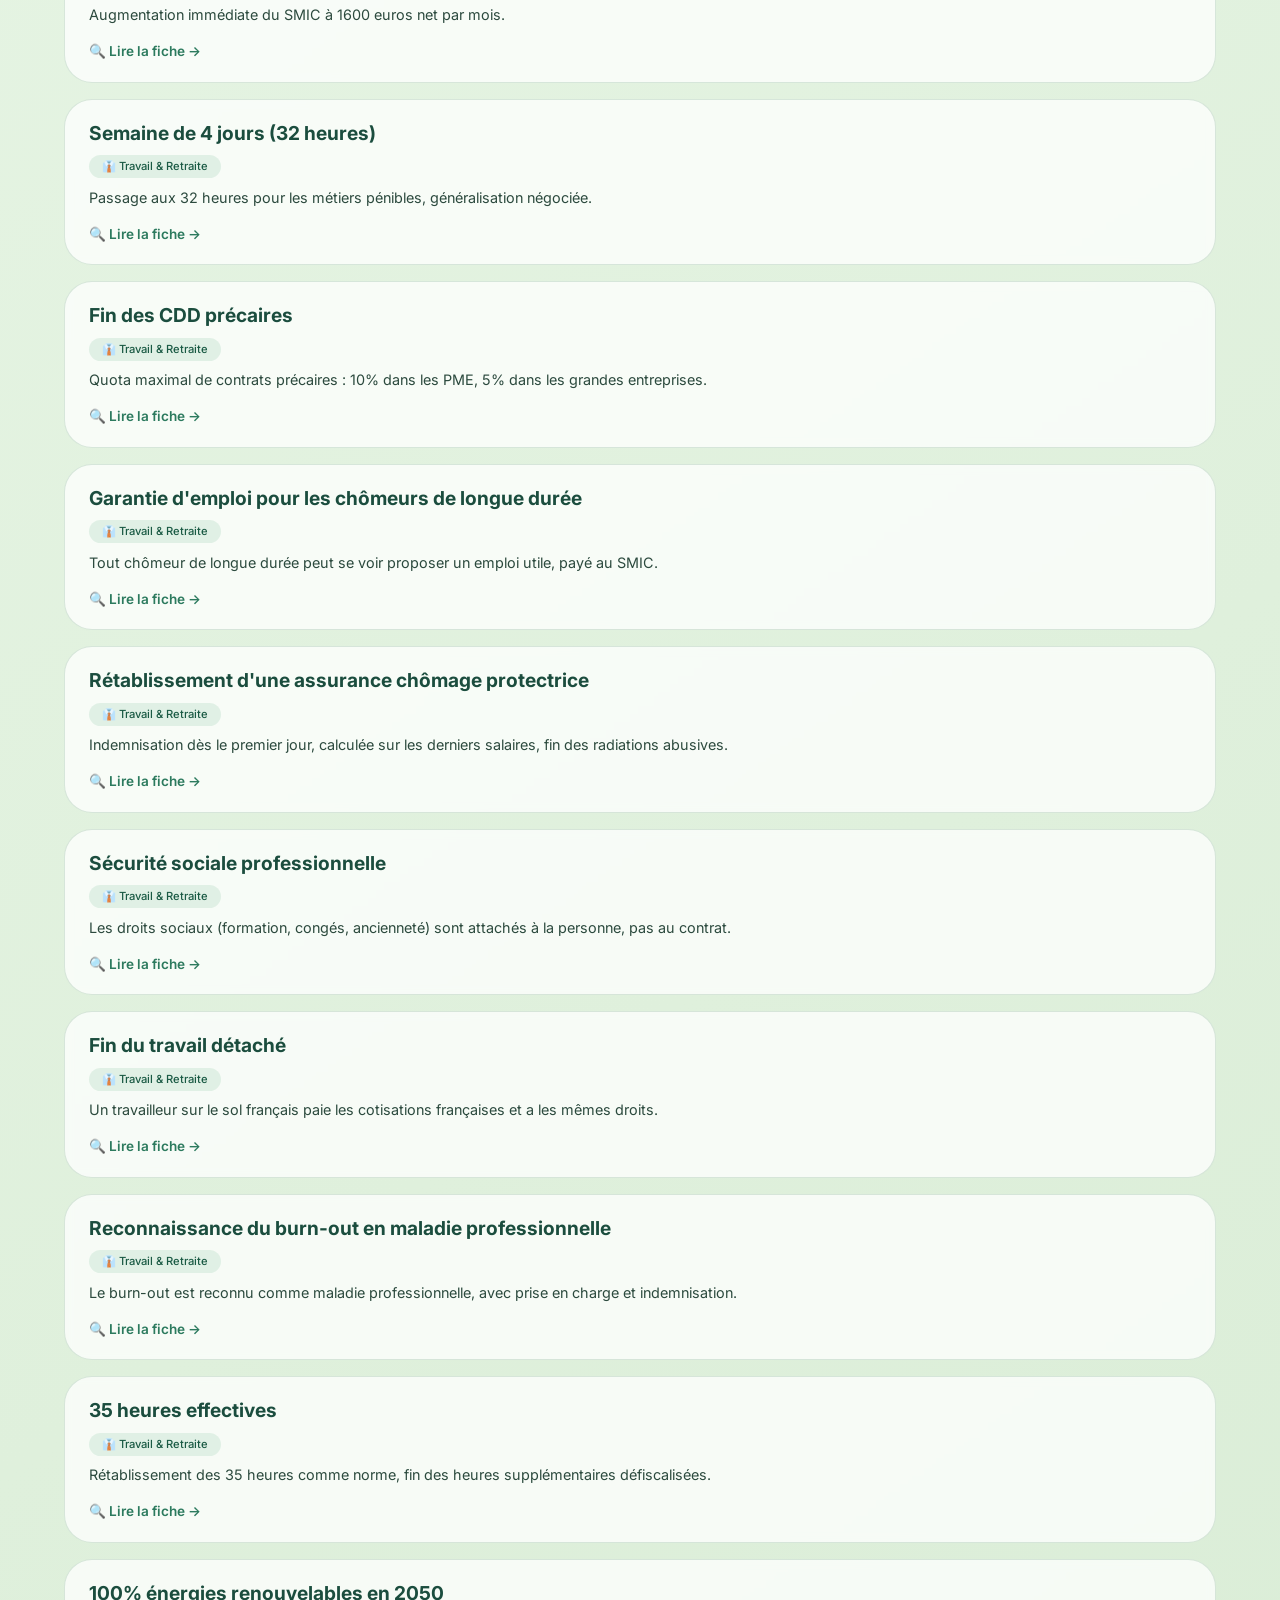
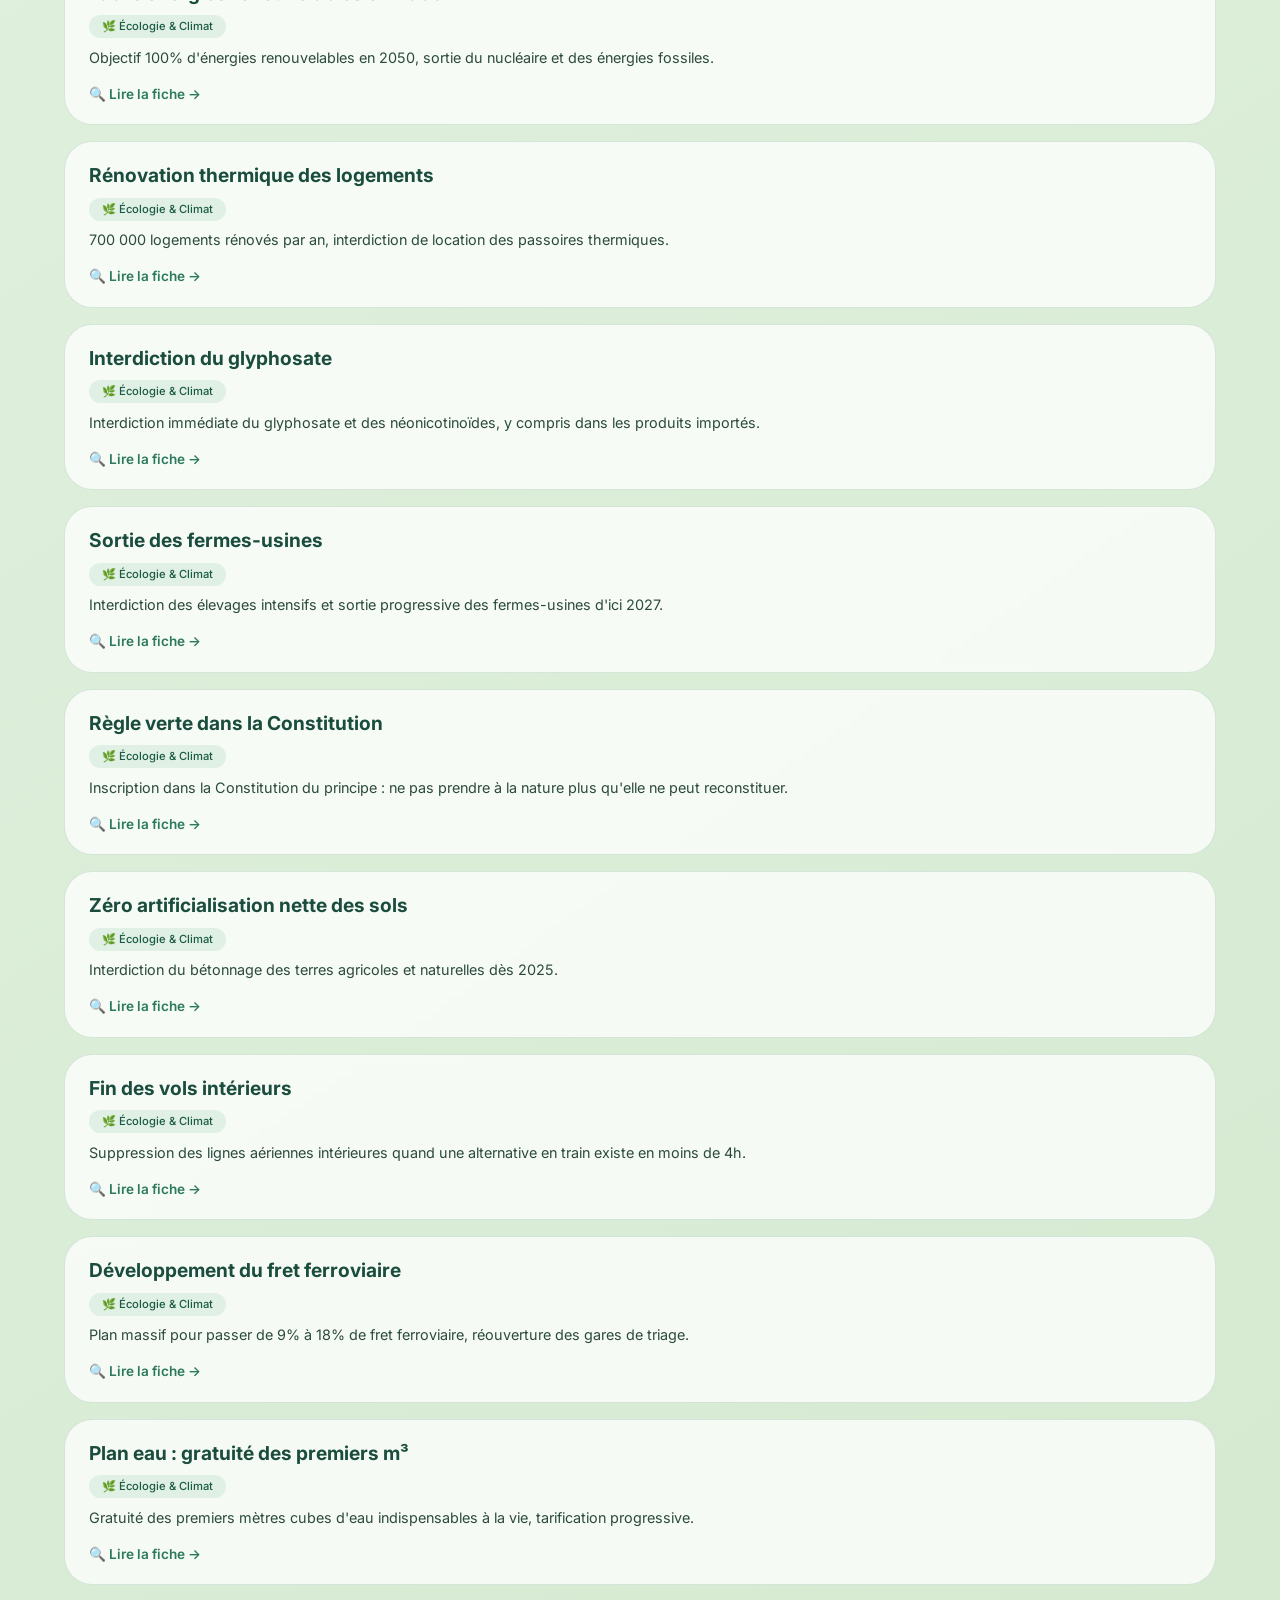
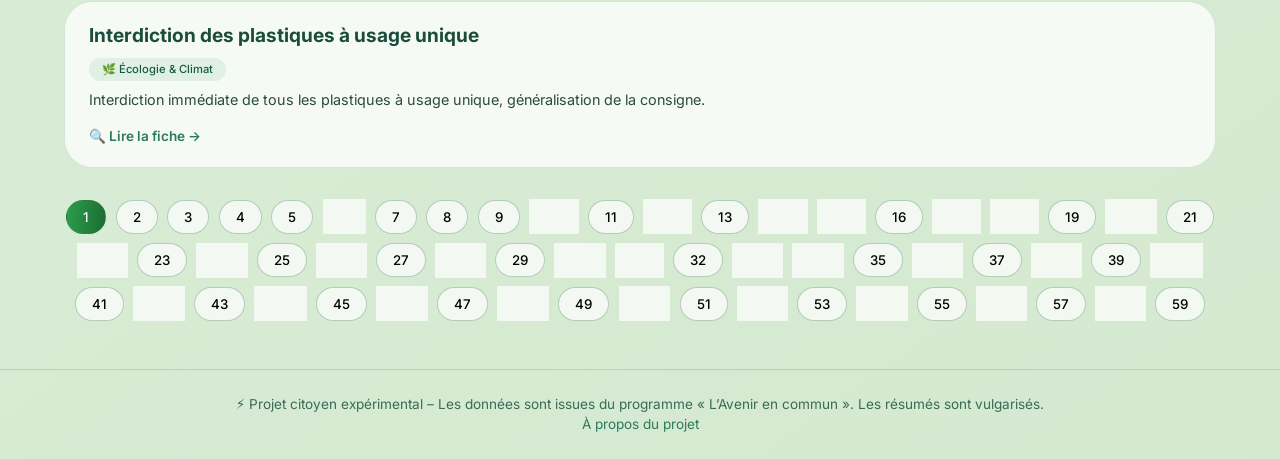
<file: programme.html>
<!DOCTYPE html>
<html lang="fr">
<head>
    <meta charset="UTF-8">
    <meta name="viewport" content="width=device-width, initial-scale=1.0">
    <title>Programme · SOLARPUNK/France2100</title>
    <link rel="stylesheet" href="css/style.css">
    <link href="https://fonts.googleapis.com/css2?family=Inter:opsz,wght@14..32,300;14..32,400;14..32,600;14..32,700&display=swap" rel="stylesheet">
    <style>
        * {
            margin: 0;
            padding: 0;
            box-sizing: border-box;
        }
        body {
            background: linear-gradient(145deg, #eaf7e8 0%, #d4e9d0 100%);
            font-family: 'Inter', system-ui, -apple-system, sans-serif;
            line-height: 1.5;
            color: #1e2f2c;
        }
        .programme-container {
            max-width: 1200px;
            margin: 2rem auto;
            padding: 0 1.5rem;
            position: relative;
            z-index: 2;
        }
        /* Hero section */
        .hero {
            background: linear-gradient(125deg, #1b4d3e 0%, #2f7d5c 100%);
            color: white;
            padding: 2rem 2rem;
            border-radius: 32px;
            margin-bottom: 2rem;
            text-align: center;
            position: relative;
            overflow: hidden;
        }
        .hero::after {
            content: "📋";
            font-size: 8rem;
            opacity: 0.08;
            position: absolute;
            bottom: -2rem;
            right: -1rem;
            pointer-events: none;
            transform: rotate(10deg);
        }
        .hero h1 {
            font-size: 2rem;
            font-weight: 700;
            margin: 0 0 0.5rem;
            letter-spacing: -0.01em;
        }
        .hero p {
            margin: 0;
            opacity: 0.9;
            font-size: 1rem;
        }
        .hero a {
            color: #ffea9e;
            text-decoration: underline;
        }
        .section-title {
            font-size: 1.8rem;
            font-weight: 700;
            margin: 2rem 0 1rem;
            background: linear-gradient(120deg, #1e4d3a, #3a8c6e);
            background-clip: text;
            -webkit-background-clip: text;
            color: transparent;
            display: inline-block;
            position: relative;
        }
        .section-title::after {
            content: "";
            display: block;
            width: 60px;
            height: 4px;
            background: linear-gradient(90deg, #3a8c6e, #b8e1a0);
            margin-top: 8px;
            border-radius: 4px;
        }
        /* Grille des thèmes */
        .themes-grid {
            display: grid;
            grid-template-columns: repeat(auto-fill, minmax(200px, 1fr));
            gap: 1.2rem;
            margin-bottom: 2rem;
        }
        .theme-card {
            background: rgba(255, 255, 255, 0.75);
            backdrop-filter: blur(8px);
            border-radius: 28px;
            padding: 1rem 0.8rem;
            cursor: pointer;
            transition: all 0.2s ease;
            text-align: center;
            border: 1px solid rgba(80, 140, 100, 0.3);
            box-shadow: 0 4px 10px rgba(0, 0, 0, 0.03);
        }
        .theme-card:hover {
            transform: translateY(-4px);
            background: rgba(255, 255, 255, 0.9);
            border-color: #8fc0a9;
            box-shadow: 0 12px 20px -8px rgba(30, 70, 50, 0.2);
        }
        .theme-card.active {
            background: linear-gradient(135deg, #e0f0e5, #c8e0d0);
            border-color: #2b9e4a;
            box-shadow: 0 4px 12px rgba(0,0,0,0.1);
        }
        .theme-emoji {
            font-size: 2rem;
        }
        .theme-name {
            font-weight: 700;
            margin: 0.3rem 0 0.2rem;
            color: #1e4d3a;
        }
        .theme-count {
            font-size: 0.75rem;
            color: #3a6b58;
        }
        /* Barre de recherche */
        .search-bar {
            display: flex;
            gap: 1rem;
            margin-bottom: 1.5rem;
            flex-wrap: wrap;
            align-items: center;
        }
        .search-input {
            flex: 1;
            padding: 0.8rem 1.2rem;
            background: rgba(255, 255, 255, 0.8);
            backdrop-filter: blur(4px);
            border: 1px solid rgba(60, 110, 80, 0.4);
            border-radius: 60px;
            font-size: 1rem;
            outline: none;
            transition: all 0.2s;
            font-family: inherit;
        }
        .search-input:focus {
            border-color: #3a8c6e;
            background: white;
            box-shadow: 0 0 0 3px rgba(58, 140, 110, 0.2);
        }
        .btn-reset {
            background: linear-gradient(95deg, #6c7a6e, #5a685c);
            color: white;
            border: none;
            padding: 0.8rem 1.4rem;
            border-radius: 60px;
            cursor: pointer;
            transition: transform 0.1s, background 0.2s;
            font-weight: 600;
            font-family: inherit;
        }
        .btn-reset:hover {
            background: linear-gradient(95deg, #5c6a5e, #4a584c);
            transform: scale(0.98);
        }
        /* Statistiques */
        .stats {
            background: rgba(255, 255, 255, 0.6);
            backdrop-filter: blur(8px);
            border-radius: 80px;
            padding: 0.6rem 1.2rem;
            margin-bottom: 1.5rem;
            display: flex;
            justify-content: space-between;
            align-items: center;
            flex-wrap: wrap;
            border: 1px solid rgba(80, 140, 100, 0.3);
            font-weight: 500;
        }
        /* Liste des mesures */
        .measures-list {
            display: flex;
            flex-direction: column;
            gap: 1rem;
        }
        .measure-item {
            background: rgba(255, 255, 255, 0.75);
            backdrop-filter: blur(4px);
            border-radius: 28px;
            padding: 1.2rem 1.5rem;
            transition: all 0.2s;
            border: 1px solid rgba(80, 140, 100, 0.2);
        }
        .measure-item:hover {
            background: rgba(255, 255, 255, 0.9);
            transform: translateX(4px);
            border-color: #8fc0a9;
            box-shadow: 0 8px 20px -8px rgba(0,0,0,0.1);
        }
        .measure-title {
            font-size: 1.2rem;
            font-weight: 700;
            color: #1b4d3e;
            margin-bottom: 0.3rem;
        }
        .measure-category {
            display: inline-block;
            background: #e0f0e5;
            padding: 0.2rem 0.8rem;
            border-radius: 40px;
            font-size: 0.7rem;
            margin-bottom: 0.6rem;
            font-weight: 500;
            color: #1a5a44;
        }
        .measure-summary {
            color: #2c4a3e;
            font-size: 0.9rem;
            margin-bottom: 0.8rem;
            line-height: 1.4;
        }
        .measure-link {
            font-size: 0.85rem;
            color: #2c7a5e;
            text-decoration: none;
            font-weight: 600;
            display: inline-flex;
            align-items: center;
            gap: 0.3rem;
            transition: color 0.2s;
        }
        .measure-link:hover {
            color: #1b4d3e;
            text-decoration: underline;
        }
        /* Pagination */
        .pagination {
            display: flex;
            justify-content: center;
            gap: 0.6rem;
            margin-top: 2rem;
            flex-wrap: wrap;
        }
        .page-btn {
            background: rgba(255, 255, 255, 0.7);
            backdrop-filter: blur(4px);
            border: 1px solid rgba(80, 140, 100, 0.4);
            padding: 0.5rem 1rem;
            border-radius: 40px;
            cursor: pointer;
            transition: all 0.2s;
            font-weight: 500;
            font-family: inherit;
        }
        .page-btn.active {
            background: linear-gradient(95deg, #2b9e4a, #1e6b34);
            color: white;
            border-color: transparent;
        }
        .page-btn:hover:not(.active) {
            background: rgba(255, 255, 255, 0.9);
            border-color: #3a8c6e;
        }
        footer {
            text-align: center;
            margin-top: 3rem;
            padding: 1.5rem;
            color: #3a6b58;
            border-top: 1px solid rgba(60, 110, 80, 0.2);
            font-size: 0.85rem;
        }
        footer a {
            color: #2c7a5e;
            text-decoration: none;
        }
        @media (max-width: 768px) {
            .themes-grid {
                grid-template-columns: repeat(auto-fill, minmax(150px, 1fr));
            }
            .hero h1 { font-size: 1.5rem; }
            .section-title { font-size: 1.5rem; }
            .measure-item { padding: 1rem; }
        }
    </style>
</head>
<body>
    <script src="js/nav.js"></script>

    <div class="programme-container">
        <div class="hero">
            <h1>📋 Le programme « L’Avenir en commun »</h1>
            <p>Compilation et vulgarisation de l’intégralité des mesures publiées par la France insoumise.<br>
            Retrouvez les propositions classées par thème, avec résumés accessibles.</p>
            <p style="margin-top: 0.5rem; font-size: 0.85rem;">📄 Texte officiel : <a href="https://lafranceinsoumise.fr/le-programme/" target="_blank">lafranceinsoumise.fr/le-programme</a></p>
        </div>

        <div class="section-title">📂 Explorer par thème</div>
        <div id="themesContainer" class="themes-grid"></div>

        <div class="search-bar">
            <input type="text" id="searchInput" class="search-input" placeholder="🔍 Rechercher une mesure (titre, résumé, mots-clés)...">
            <button id="resetBtn" class="btn-reset">Réinitialiser</button>
        </div>

        <div id="stats" class="stats"></div>
        <div id="measuresList" class="measures-list"></div>
        <div id="pagination" class="pagination"></div>
    </div>

    <footer>
        ⚡ Projet citoyen expérimental – Les données sont issues du programme « L’Avenir en commun ». Les résumés sont vulgarisés.<br>
        <a href="a-propos.html">À propos du projet</a>
    </footer>

    <script src="js/data.js"></script>
    <script>
        (function() {
            if (typeof mesures === 'undefined' || !mesures.length) {
                document.getElementById('measuresList').innerHTML = '<div class="warning" style="text-align:center; padding:2rem;">❌ Base de données non chargée.</div>';
                return;
            }

            const categoryLabels = {
                "travail": { name: "Travail & Retraite", emoji: "👔" },
                "ecologie": { name: "Écologie & Climat", emoji: "🌿" },
                "sante": { name: "Santé", emoji: "🏥" },
                "education": { name: "Éducation", emoji: "📚" },
                "logement": { name: "Logement", emoji: "🏠" },
                "democratie": { name: "Démocratie & Justice", emoji: "🗳️" },
                "economie": { name: "Économie & Fiscalité", emoji: "💰" },
                "international": { name: "International", emoji: "🌍" },
                "outremer": { name: "Outre‑mer", emoji: "🏝️" },
                "migrations": { name: "Migrations", emoji: "🚶" },
                "egalite": { name: "Égalité & Social", emoji: "🤝" },
                "transports": { name: "Transports", emoji: "🚆" },
                "numerique": { name: "Numérique & Internet", emoji: "💻" },
                "defense": { name: "Défense & Armées", emoji: "🛡️" },
                "europe": { name: "Europe", emoji: "🇪🇺" },
                "culture": { name: "Culture", emoji: "🎭" },
                "sport": { name: "Sport", emoji: "⚽" },
                "handicap": { name: "Handicap", emoji: "♿" },
                "banques": { name: "Banques & Finance", emoji: "🏦" },
                "energie": { name: "Énergie", emoji: "⚡" },
                "espace": { name: "Espace", emoji: "🚀" },
                "mer": { name: "Mer & Océan", emoji: "🌊" },
                "foret": { name: "Forêt", emoji: "🌲" },
                "condition_animale": { name: "Condition animale", emoji: "🐾" },
                "quartiers_populaires": { name: "Quartiers populaires", emoji: "🏙️" },
                "enfance": { name: "Enfance & Protection", emoji: "🧸" },
                "medias": { name: "Médias", emoji: "📺" },
                "antiracisme": { name: "Antiracisme", emoji: "✊" },
                "ess": { name: "Économie sociale & solidaire", emoji: "🤝" },
                "jeunesse": { name: "Jeunesse", emoji: "🧑‍🎓" }
            };

            const categoryCount = {};
            mesures.forEach(m => {
                const cat = m.categorie;
                if (!categoryCount[cat]) categoryCount[cat] = 0;
                categoryCount[cat]++;
            });

            let currentTheme = null;
            let currentSearch = '';
            let currentPage = 1;
            const itemsPerPage = 20;

            const themesContainer = document.getElementById('themesContainer');
            const searchInput = document.getElementById('searchInput');
            const resetBtn = document.getElementById('resetBtn');
            const statsDiv = document.getElementById('stats');
            const measuresListDiv = document.getElementById('measuresList');
            const paginationDiv = document.getElementById('pagination');

            function getFilteredMeasures() {
                let filtered = [...mesures];
                if (currentTheme) {
                    filtered = filtered.filter(m => m.categorie === currentTheme);
                }
                if (currentSearch.trim() !== '') {
                    const searchLower = currentSearch.toLowerCase();
                    filtered = filtered.filter(m => {
                        return (m.titre && m.titre.toLowerCase().includes(searchLower)) ||
                               (m.resume && m.resume.toLowerCase().includes(searchLower)) ||
                               (m.motscles && m.motscles.some(mot => mot.toLowerCase().includes(searchLower))) ||
                               (m.categorie && m.categorie.toLowerCase().includes(searchLower));
                    });
                }
                return filtered;
            }

            function renderThemes() {
                let html = '';
                for (const [cat, count] of Object.entries(categoryCount)) {
                    const label = categoryLabels[cat] || { name: cat, emoji: '📁' };
                    const activeClass = (currentTheme === cat) ? 'active' : '';
                    html += `
                        <div class="theme-card ${activeClass}" data-category="${cat}">
                            <div class="theme-emoji">${label.emoji}</div>
                            <div class="theme-name">${label.name}</div>
                            <div class="theme-count">${count} mesure${count > 1 ? 's' : ''}</div>
                        </div>
                    `;
                }
                themesContainer.innerHTML = html;

                document.querySelectorAll('.theme-card').forEach(card => {
                    card.addEventListener('click', (e) => {
                        const cat = card.dataset.category;
                        if (currentTheme === cat) {
                            currentTheme = null;
                        } else {
                            currentTheme = cat;
                        }
                        currentPage = 1;
                        renderThemes();
                        updateDisplay();
                    });
                });
            }

            function renderMeasuresList(filtered) {
                const total = filtered.length;
                const totalPages = Math.ceil(total / itemsPerPage);
                const start = (currentPage - 1) * itemsPerPage;
                const end = start + itemsPerPage;
                const pageItems = filtered.slice(start, end);

                if (pageItems.length === 0) {
                    measuresListDiv.innerHTML = '<div style="text-align: center; padding: 2rem;">Aucune mesure ne correspond à vos critères.</div>';
                    statsDiv.innerHTML = `📊 0 mesure trouvée`;
                    paginationDiv.innerHTML = '';
                    return;
                }

                let html = '';
                for (const m of pageItems) {
                    const catLabel = categoryLabels[m.categorie] || { name: m.categorie, emoji: '📁' };
                    html += `
                        <div class="measure-item">
                            <div class="measure-title">${escapeHtml(m.titre)}</div>
                            <div class="measure-category">${catLabel.emoji} ${catLabel.name}</div>
                            <div class="measure-summary">${escapeHtml(m.resume || 'Aucun résumé disponible.')}</div>
                            <a href="mesure.html?id=${m.id}" class="measure-link">🔍 Lire la fiche →</a>
                        </div>
                    `;
                }
                measuresListDiv.innerHTML = html;

                statsDiv.innerHTML = `
                    <span>📊 ${total} mesure${total > 1 ? 's' : ''} trouvée${total > 1 ? 's' : ''}</span>
                    <span>📄 Page ${currentPage} / ${totalPages || 1}</span>
                `;

                renderPagination(totalPages);
            }

            function renderPagination(totalPages) {
                if (totalPages <= 1) {
                    paginationDiv.innerHTML = '';
                    return;
                }
                let pagesHtml = '';
                for (let i = 1; i <= totalPages; i++) {
                    pagesHtml += `<button class="page-btn ${i === currentPage ? 'active' : ''}" data-page="${i}">${i}</button>`;
                }
                paginationDiv.innerHTML = pagesHtml;
                document.querySelectorAll('.page-btn').forEach(btn => {
                    btn.addEventListener('click', (e) => {
                        currentPage = parseInt(btn.dataset.page);
                        updateDisplay();
                    });
                });
            }

            function updateDisplay() {
                const filtered = getFilteredMeasures();
                renderMeasuresList(filtered);
            }

            function escapeHtml(str) {
                if (!str) return '';
                return str.replace(/[&<>]/g, function(m) {
                    if (m === '&') return '&amp;';
                    if (m === '<') return '&lt;';
                    if (m === '>') return '&gt;';
                    return m;
                });
            }

            searchInput.addEventListener('input', (e) => {
                currentSearch = e.target.value;
                currentPage = 1;
                updateDisplay();
            });

            resetBtn.addEventListener('click', () => {
                currentTheme = null;
                currentSearch = '';
                searchInput.value = '';
                currentPage = 1;
                renderThemes();
                updateDisplay();
            });

            renderThemes();
            updateDisplay();
        })();
    </script>
</body>
</html>
</file>
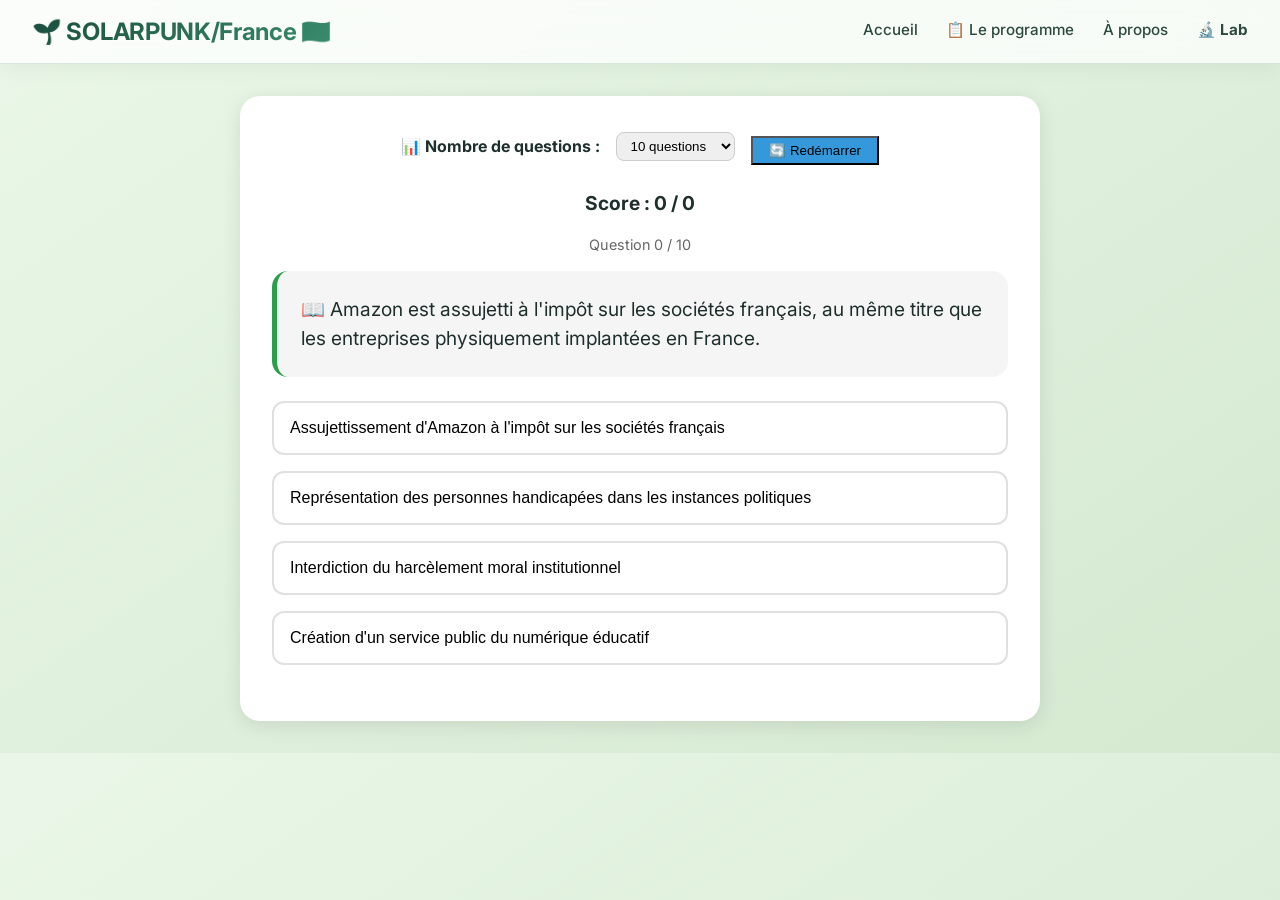
<file: quizz.html>
<!DOCTYPE html>
<html lang="fr">
<head>
    <meta charset="UTF-8">
    <meta name="viewport" content="width=device-width, initial-scale=1.0">
    <title>Quizz - Programme L'Avenir en commun</title>
    <link rel="stylesheet" href="css/style.css">
    <style>
        .quizz-container {
            max-width: 800px;
            margin: 2rem auto;
            background: white;
            border-radius: 20px;
            box-shadow: 0 4px 20px rgba(0,0,0,0.1);
            padding: 2rem;
        }
        .question-text {
            font-size: 1.2rem;
            line-height: 1.5;
            background: #f5f5f5;
            padding: 1.5rem;
            border-radius: 16px;
            margin-bottom: 1.5rem;
            border-left: 5px solid #2b9e4a;
        }
        .options {
            display: flex;
            flex-direction: column;
            gap: 1rem;
            margin-bottom: 1.5rem;
        }
        .option-btn {
            background: white;
            border: 2px solid #e0e0e0;
            border-radius: 12px;
            padding: 1rem;
            text-align: left;
            font-size: 1rem;
            cursor: pointer;
            transition: all 0.2s;
        }
        .option-btn:hover {
            border-color: #2b9e4a;
            background: #e8f5e9;
        }
        .option-btn.correct {
            background: #2b9e4a;
            color: white;
            border-color: #2b9e4a;
        }
        .option-btn.wrong {
            background: #e74c3c;
            color: white;
            border-color: #e74c3c;
        }
        .feedback {
            margin: 1rem 0;
            padding: 1rem;
            border-radius: 12px;
            font-weight: bold;
        }
        .feedback.correct-feedback {
            background: #e8f5e9;
            color: #2b9e4a;
        }
        .feedback.wrong-feedback {
            background: #fdeded;
            color: #e74c3c;
        }
        .score {
            text-align: center;
            font-size: 1.2rem;
            margin-bottom: 1rem;
            font-weight: bold;
        }
        .progress {
            text-align: center;
            font-size: 0.9rem;
            color: #666;
            margin-bottom: 1rem;
        }
        .next-btn {
            background: #2b9e4a;
            color: white;
            border: none;
            border-radius: 30px;
            padding: 0.8rem 2rem;
            font-size: 1rem;
            cursor: pointer;
            display: block;
            margin: 1rem auto 0;
        }
        .restart-btn {
            background: #3498db;
            margin-top: 0.5rem;
        }
        .settings {
            display: flex;
            justify-content: center;
            gap: 1rem;
            margin-bottom: 1.5rem;
            align-items: center;
        }
        .settings label {
            font-weight: bold;
        }
        .settings select {
            padding: 0.3rem 0.6rem;
            border-radius: 8px;
            border: 1px solid #ccc;
        }
        .final-score {
            text-align: center;
            margin: 2rem 0;
            padding: 1rem;
            background: #e8f5e9;
            border-radius: 16px;
        }
        .final-score h2 {
            margin: 0 0 0.5rem;
        }
        .share-buttons {
            display: flex;
            justify-content: center;
            gap: 1rem;
            margin-top: 1.5rem;
        }
        .share-btn {
            display: inline-block;
            padding: 0.5rem 1rem;
            border-radius: 30px;
            color: white;
            text-decoration: none;
            font-size: 0.9rem;
            background: #2b9e4a;
        }
        .share-twitter { background: #1DA1F2; }
        .share-facebook { background: #4267B2; }
        .share-whatsapp { background: #25D366; }
        .share-copy { background: #6c757d; }
        .error-message {
            background: #fdeded;
            color: #e74c3c;
            padding: 1rem;
            border-radius: 12px;
            text-align: center;
            margin-bottom: 1rem;
        }
    </style>
</head>
<body>
    <script src="js/nav.js"></script>

    <div class="quizz-container" id="quizzContainer">
        <div class="settings">
            <label>📊 Nombre de questions :</label>
            <select id="questionCountSelect">
                <option value="5">5 questions</option>
                <option value="10" selected>10 questions</option>
                <option value="20">20 questions</option>
                <option value="-1">Illimité (infini)</option>
            </select>
            <button id="restartQuizzBtn" class="restart-btn" style="padding: 0.3rem 1rem;">🔄 Redémarrer</button>
        </div>
        <div class="score" id="scoreDisplay">Score : 0 / 0</div>
        <div class="progress" id="progressDisplay"></div>
        <div id="questionArea">
            <div class="question-text" id="questionText">Chargement...</div>
            <div class="options" id="optionsContainer"></div>
            <div id="feedback"></div>
            <button id="nextBtn" class="next-btn" style="display: none;">Question suivante →</button>
        </div>
        <div id="shareArea" style="display: none;">
            <div class="final-score" id="finalScoreArea"></div>
            <div class="share-buttons">
                <a href="#" id="shareTwitter" class="share-btn share-twitter" target="_blank">🐦 Twitter</a>
                <a href="#" id="shareFacebook" class="share-btn share-facebook" target="_blank">📘 Facebook</a>
                <a href="#" id="shareWhatsApp" class="share-btn share-whatsapp" target="_blank">💬 WhatsApp</a>
                <button id="shareCopy" class="share-btn share-copy">📋 Copier le lien</button>
            </div>
        </div>
    </div>

    <script src="js/data.js"></script>
    <script>
        function initQuizz() {
            if (typeof mesures === 'undefined' || !mesures.length) {
                document.getElementById('questionText').innerHTML = '<div class="error-message">❌ Base de données non chargée. Vérifiez que le fichier js/data.js existe et contient la variable "mesures".</div>';
                return;
            }
            
            let currentMesures = mesures;
            let currentQuestion = null;
            let score = 0;
            let questionsAnswered = 0;
            let waitingForNext = false;
            let totalQuestions = 10; // valeur par défaut
            let gameActive = true;
            let maxQuestions = totalQuestions;
            
            const select = document.getElementById('questionCountSelect');
            const restartBtn = document.getElementById('restartQuizzBtn');
            const nextBtn = document.getElementById('nextBtn');
            const shareArea = document.getElementById('shareArea');
            const questionArea = document.getElementById('questionArea');
            
            function getRandomTitles(excludeTitle, excludeId) {
                const others = currentMesures.filter(m => m.id !== excludeId && m.titre !== excludeTitle);
                for (let i = others.length - 1; i > 0; i--) {
                    const j = Math.floor(Math.random() * (i + 1));
                    [others[i], others[j]] = [others[j], others[i]];
                }
                return others.slice(0, 3).map(m => m.titre);
            }
            
            function updateUI() {
                document.getElementById('scoreDisplay').innerHTML = `Score : ${score} / ${questionsAnswered}`;
                if (maxQuestions > 0 && questionsAnswered <= maxQuestions) {
                    document.getElementById('progressDisplay').innerHTML = `Question ${questionsAnswered} / ${maxQuestions === -1 ? '∞' : maxQuestions}`;
                }
            }
            
            function endGame() {
                gameActive = false;
                questionArea.style.display = 'none';
                shareArea.style.display = 'block';
                const percentage = Math.round((score / questionsAnswered) * 100);
                let message = '';
                if (percentage === 100) message = '🎉 Parfait ! Vous êtes incollable sur le programme !';
                else if (percentage >= 80) message = '👍 Très bien ! Vous connaissez bien le programme.';
                else if (percentage >= 50) message = '📚 Pas mal ! Continuez à découvrir le programme.';
                else message = '🌱 Continuez à explorer le programme pour mieux le connaître !';
                document.getElementById('finalScoreArea').innerHTML = `
                    <h2>✨ Quizz terminé ✨</h2>
                    <p>Votre score : <strong>${score} / ${questionsAnswered}</strong> (${percentage}%)</p>
                    <p>${message}</p>
                `;
                // Partager le résultat
                const shareText = `J'ai obtenu ${score}/${questionsAnswered} au quizz du programme "L'Avenir en commun" ! Et vous ? Testez vos connaissances :`;
                const shareUrl = encodeURIComponent(window.location.href);
                document.getElementById('shareTwitter').href = `https://twitter.com/intent/tweet?text=${encodeURIComponent(shareText)}&url=${shareUrl}`;
                document.getElementById('shareFacebook').href = `https://www.facebook.com/sharer/sharer.php?u=${shareUrl}`;
                document.getElementById('shareWhatsApp').href = `https://wa.me/?text=${encodeURIComponent(shareText + ' ' + window.location.href)}`;
                document.getElementById('shareCopy').onclick = () => {
                    navigator.clipboard.writeText(window.location.href);
                    alert('Lien copié !');
                };
            }
            
            function generateQuestion() {
                if (!gameActive) return;
                if (maxQuestions !== -1 && questionsAnswered >= maxQuestions) {
                    endGame();
                    return;
                }
                const randomIndex = Math.floor(Math.random() * currentMesures.length);
                const measure = currentMesures[randomIndex];
                const correctTitle = measure.titre;
                const fakeTitles = getRandomTitles(correctTitle, measure.id);
                let options = [correctTitle, ...fakeTitles];
                for (let i = options.length - 1; i > 0; i--) {
                    const j = Math.floor(Math.random() * (i + 1));
                    [options[i], options[j]] = [options[j], options[i]];
                }
                currentQuestion = {
                    description: measure.resume,
                    correctTitle: correctTitle,
                    options: options,
                    measureId: measure.id
                };
                waitingForNext = false;
                document.getElementById('questionText').innerHTML = `📖 ${currentQuestion.description}`;
                const optionsContainer = document.getElementById('optionsContainer');
                optionsContainer.innerHTML = '';
                currentQuestion.options.forEach(opt => {
                    const btn = document.createElement('button');
                    btn.className = 'option-btn';
                    btn.textContent = opt;
                    btn.addEventListener('click', () => checkAnswer(opt, btn));
                    optionsContainer.appendChild(btn);
                });
                document.getElementById('feedback').innerHTML = '';
                nextBtn.style.display = 'none';
                updateUI();
            }
            
            function checkAnswer(selected, btnElement) {
                if (waitingForNext || !gameActive) return;
                waitingForNext = true;
                const isCorrect = (selected === currentQuestion.correctTitle);
                questionsAnswered++;
                if (isCorrect) score++;
                if (isCorrect) {
                    document.getElementById('feedback').innerHTML = '<div class="feedback correct-feedback">✅ Bonne réponse !</div>';
                } else {
                    document.getElementById('feedback').innerHTML = `<div class="feedback wrong-feedback">❌ Mauvaise réponse. La bonne réponse était : "${currentQuestion.correctTitle}".</div>`;
                }
                const allBtns = document.querySelectorAll('.option-btn');
                allBtns.forEach(btn => {
                    if (btn.textContent === currentQuestion.correctTitle) {
                        btn.classList.add('correct');
                    } else if (btn === btnElement && btn.textContent !== currentQuestion.correctTitle) {
                        btn.classList.add('wrong');
                    }
                    btn.disabled = true;
                });
                updateUI();
                if (maxQuestions !== -1 && questionsAnswered >= maxQuestions) {
                    endGame();
                } else {
                    nextBtn.style.display = 'block';
                }
            }
            
            function nextQuestion() {
                if (!waitingForNext || !gameActive) return;
                generateQuestion();
            }
            
            function restartGame() {
                score = 0;
                questionsAnswered = 0;
                waitingForNext = false;
                gameActive = true;
                maxQuestions = parseInt(select.value);
                if (maxQuestions === -1) maxQuestions = -1;
                totalQuestions = maxQuestions;
                questionArea.style.display = 'block';
                shareArea.style.display = 'none';
                generateQuestion();
                updateUI();
            }
            
            // Événements
            nextBtn.addEventListener('click', nextQuestion);
            restartBtn.addEventListener('click', restartGame);
            select.addEventListener('change', () => {
                if (!gameActive || (questionsAnswered === 0)) {
                    restartGame();
                } else {
                    if (confirm('Changer le nombre de questions redémarrera le quizz. Continuer ?')) {
                        restartGame();
                    } else {
                        select.value = (maxQuestions === -1 ? '-1' : maxQuestions.toString());
                    }
                }
            });
            
            // Initialisation
            restartGame();
        }
        
        if (document.readyState === 'loading') {
            document.addEventListener('DOMContentLoaded', initQuizz);
        } else {
            initQuizz();
        }
    </script>
</body>
</html>
</file>
<file: css/style.css>
/* style.css - Styles communs pour tout le site - Version Solarpunk 2050 */
@import url('https://fonts.googleapis.com/css2?family=Inter:opsz,wght@14..32,300;14..32,400;14..32,600;14..32,700&display=swap');

* {
    margin: 0;
    padding: 0;
    box-sizing: border-box;
}

body {
    font-family: 'Inter', system-ui, -apple-system, 'Segoe UI', Roboto, 'Helvetica Neue', sans-serif;
    background: linear-gradient(145deg, #eaf7e8 0%, #d4e9d0 100%);
    color: #1e2f2c;
    line-height: 1.5;
}

/* Navigation - style verre moderne */
.navbar {
    background: rgba(255, 255, 255, 0.75);
    backdrop-filter: blur(12px);
    box-shadow: 0 4px 20px rgba(0, 0, 0, 0.05);
    position: sticky;
    top: 0;
    z-index: 100;
    border-bottom: 1px solid rgba(80, 140, 100, 0.2);
}

.nav-container {
    max-width: 1280px;
    margin: 0 auto;
    padding: 0.8rem 2rem;
    display: flex;
    justify-content: space-between;
    align-items: center;
    flex-wrap: wrap;
    gap: 1rem;
}

.logo {
    font-size: 1.5rem;
    font-weight: 700;
    background: linear-gradient(135deg, #1b4d3e, #3a8c6e);
    -webkit-background-clip: text;
    background-clip: text;
    color: transparent;
    text-decoration: none;
    letter-spacing: -0.3px;
}

.nav-links {
    display: flex;
    gap: 1.8rem;
    flex-wrap: wrap;
}

.nav-links a {
    text-decoration: none;
    color: #2c4a3e;
    font-weight: 500;
    transition: all 0.2s;
    font-size: 0.95rem;
    padding: 0.4rem 0;
    border-bottom: 2px solid transparent;
}

.nav-links a:hover {
    color: #1e6b34;
    border-bottom-color: #3a8c6e;
}

/* Bouton de recherche (si présent) – style épuré */
.search-box {
    display: flex;
    background: white;
    border-radius: 60px;
    overflow: hidden;
    box-shadow: 0 4px 12px rgba(0,0,0,0.05);
    border: 1px solid rgba(80,140,100,0.3);
}

.search-box input {
    flex: 1;
    padding: 0.7rem 1.2rem;
    border: none;
    font-size: 0.9rem;
    outline: none;
    font-family: inherit;
}

.search-box button {
    background: linear-gradient(95deg, #2b9e4a, #1e6b34);
    border: none;
    padding: 0 1.5rem;
    color: white;
    font-weight: 600;
    cursor: pointer;
    transition: background 0.2s;
    font-size: 0.9rem;
}

.search-box button:hover {
    background: linear-gradient(95deg, #1e6b34, #155a2a);
}

/* Filtres (utilisés sur certaines pages) */
.filter-buttons {
    display: flex;
    gap: 0.6rem;
    flex-wrap: wrap;
    margin-bottom: 1.5rem;
}

.filter-btn {
    background: rgba(255, 255, 255, 0.7);
    backdrop-filter: blur(4px);
    border: 1px solid rgba(80, 140, 100, 0.3);
    padding: 0.5rem 1rem;
    border-radius: 40px;
    cursor: pointer;
    font-size: 0.85rem;
    font-weight: 500;
    transition: all 0.2s;
    color: #1e4d3a;
}

.filter-btn:hover {
    background: rgba(255, 255, 255, 0.9);
    border-color: #3a8c6e;
    transform: translateY(-1px);
}

.filter-btn.active {
    background: linear-gradient(95deg, #2b9e4a, #1e6b34);
    color: white;
    border-color: transparent;
}

/* Statistiques (badges, compteurs) */
.stats {
    background: rgba(255, 255, 255, 0.6);
    backdrop-filter: blur(8px);
    border-radius: 80px;
    padding: 0.5rem 1rem;
    font-size: 0.85rem;
    color: #2c4a3e;
    font-weight: 500;
    display: inline-flex;
    align-items: center;
    gap: 0.5rem;
}

/* Footer */
.footer {
    background: #1b2e28;
    color: #c8e0d0;
    padding: 2rem;
    text-align: center;
    font-size: 0.85rem;
    margin-top: 3rem;
    border-top: 1px solid rgba(100, 160, 120, 0.2);
}

/* Classes utilitaires pour cartes, grilles, etc. (non modifiées, mais cohérentes) */
.cards-grid {
    display: grid;
    grid-template-columns: repeat(auto-fill, minmax(280px, 1fr));
    gap: 1.5rem;
    margin: 1.5rem 0;
}

.card {
    background: rgba(255, 255, 255, 0.75);
    backdrop-filter: blur(8px);
    border-radius: 28px;
    padding: 1.5rem;
    box-shadow: 0 8px 20px rgba(0,0,0,0.05);
    transition: all 0.2s;
    border: 1px solid rgba(80,140,100,0.3);
    text-decoration: none;
    color: inherit;
    display: block;
}

.card:hover {
    transform: translateY(-5px);
    background: rgba(255, 255, 255, 0.9);
    box-shadow: 0 20px 30px -12px rgba(30,70,50,0.2);
    border-color: #8fc0a9;
}

/* Boutons */
.btn {
    background: linear-gradient(95deg, #2b9e4a, #1e6b34);
    color: white;
    border: none;
    padding: 0.6rem 1.2rem;
    border-radius: 40px;
    cursor: pointer;
    font-weight: 600;
    transition: transform 0.1s;
    display: inline-block;
    text-decoration: none;
}

.btn:hover {
    transform: scale(1.02);
    background: linear-gradient(95deg, #33b355, #258a42);
}

.btn-outline {
    background: transparent;
    border: 2px solid #3a8c6e;
    color: #1e5a44;
}

.btn-outline:hover {
    background: #3a8c6e;
    color: white;
}

/* Responsive */
@media (max-width: 768px) {
    .nav-container {
        flex-direction: column;
        padding: 0.8rem 1rem;
    }
    .nav-links {
        gap: 1rem;
    }
    .cards-grid {
        grid-template-columns: 1fr;
    }
}
</file>
